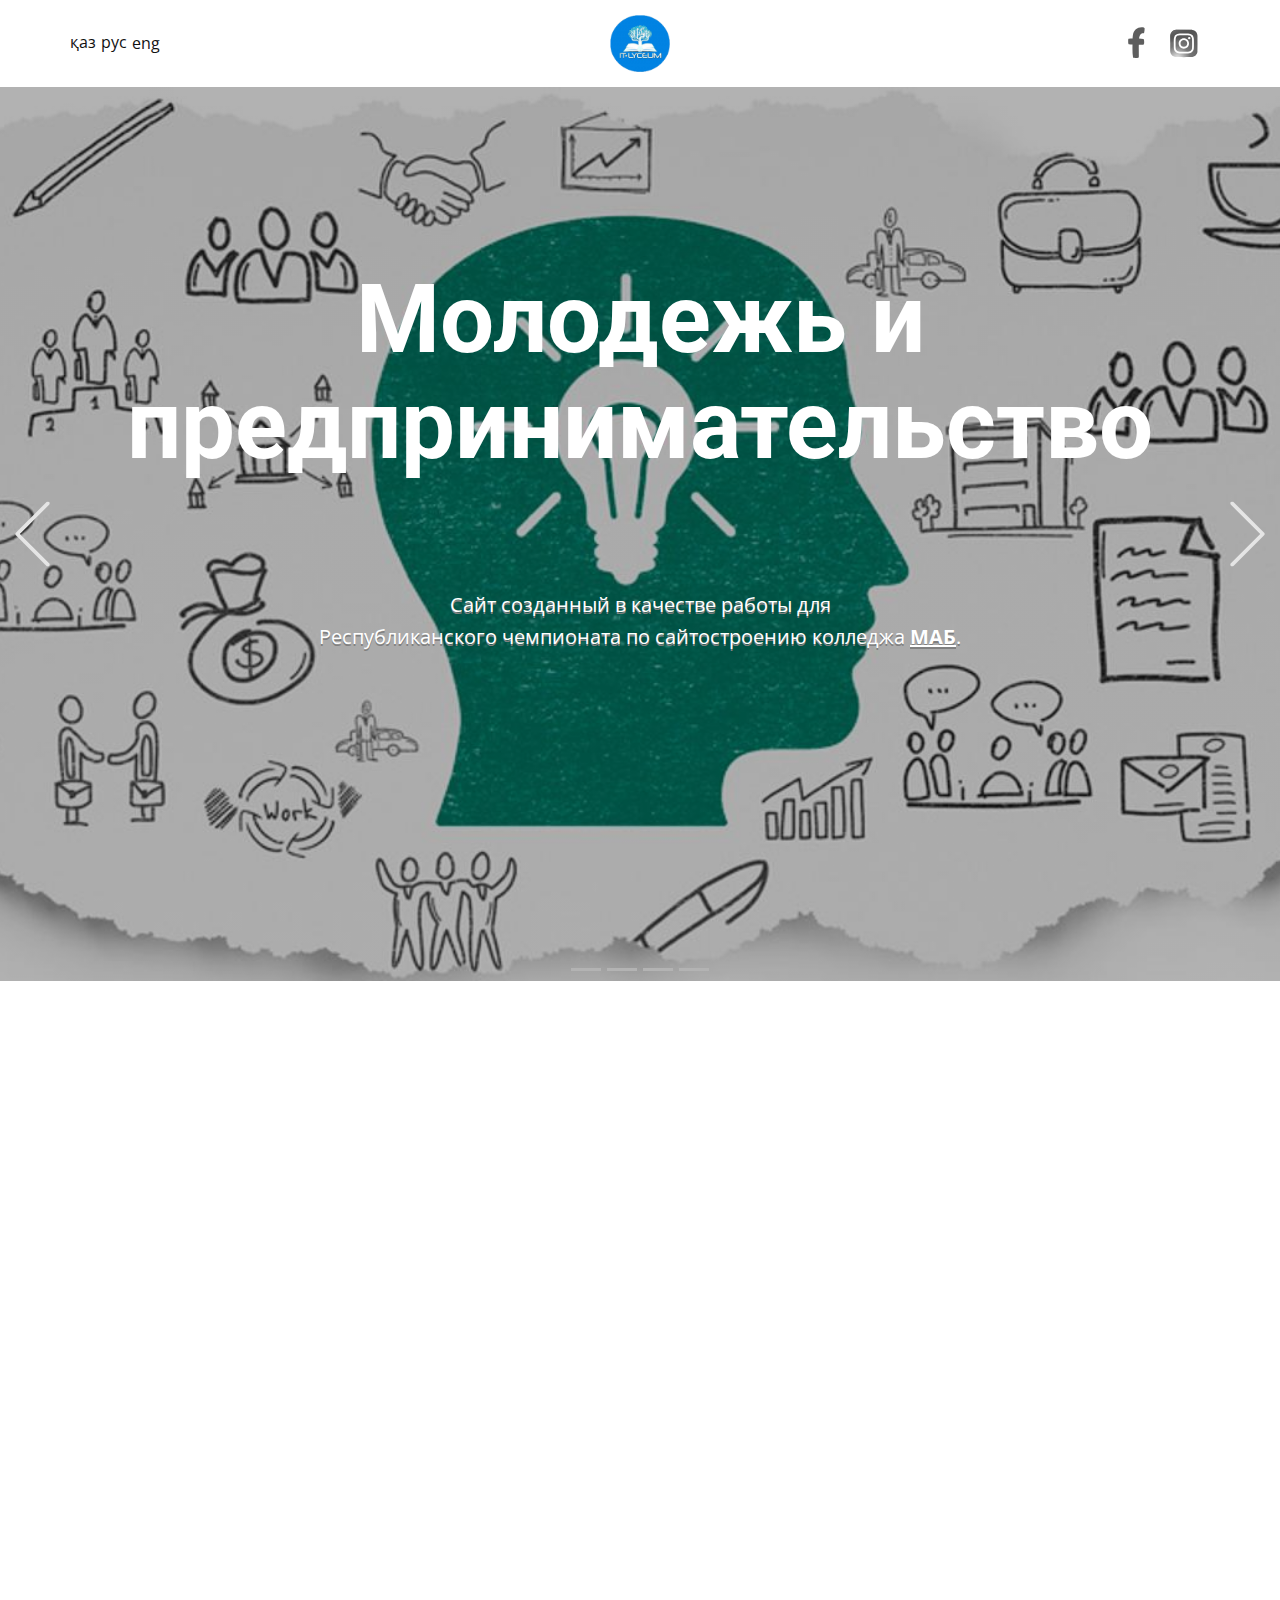
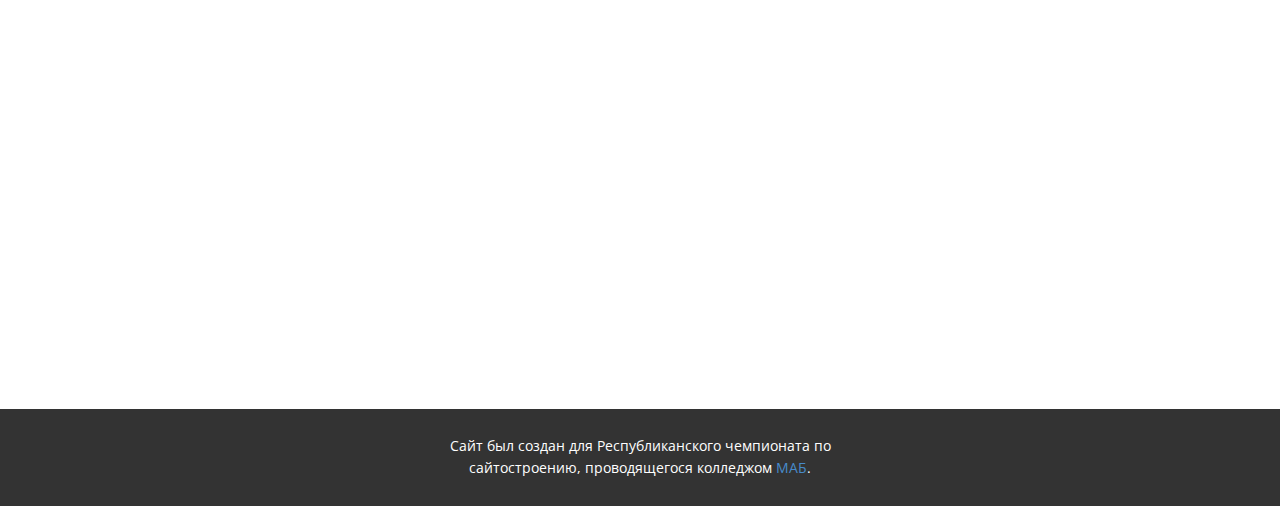
<file: index.html>
<!DOCTYPE html>
<html style="font-size: 16px;" lang="ru">
  <head>
    <title>Главная</title>
    <link href="scroll.css" rel="stylesheet">
    <link rel="stylesheet" href="stylesheet.css" media="screen">
    <link rel="stylesheet" href="Главная.css" media="screen">
    <script class="u-script" type="text/javascript" src="jquery.js" defer=""></script>
    <script class="u-script" type="text/javascript" src="u-script.js" defer=""></script>
    <link rel="icon" href="images/favicon.png">

      <link id="u-theme-google-font" rel="stylesheet" href="https://fonts.googleapis.com/css?family=Roboto:100,100i,300,300i,400,400i,500,500i,700,700i,900,900i|Open+Sans:300,300i,400,400i,600,600i,700,700i,800,800i">

  </head>
  <body class="u-body"><header class="u-clearfix u-header u-header" id="sec-031f"><div class="u-clearfix u-sheet u-valign-middle-sm u-sheet-1">
        <a href="Главная.html" data-page-id="153342050" class="u-image u-logo u-image-1" title="На главную">
          <img src="images/39c91881-2c52-4935-9c41-9efdb3269a8a-removebg.png" class="u-logo-image u-logo-image-1" data-image-width="61.4047">
        </a>
        <div class="u-social-icons u-spacing-10 u-social-icons-1">
          <a class="u-social-url" target="_blank" href="https://facebook.com/AktauIT/">
            <span class="u-icon u-icon-circle u-social-facebook u-social-type-logo u-icon-1">
              <svg class="u-svg-link" preserveAspectRatio="xMidYMin slice" xmlns="http://www.w3.org/2000/svg"
                 xmlns:xlink="http://www.w3.org/1999/xlink" x="0px" y="0px" viewBox="-10 -17 267.656 267.656"
                 style="enable-background:new 0 0 227.656 227.656;" xml:space="preserve">
                <path style="fill:#0071BC;" d="M172.52,4.759c1.467,0.321,2.704,1.375,2.613,3.392c-0.504,10.084-1.054,20.213-3.575,30.022
                    c0.321,2.75-1.375,5.958-4.538,5.546c-22.551-2.979-30.755,17.326-33.689,40.197c10.725,0.642,21.359,1.467,31.718,2.383
                    c1.925,0.183,2.979,1.513,3.208,2.979c0.55,0.367,1.054,0.917,1.283,1.742c1.833,5.959,1.879,12.65,2.017,18.884
                    c0.092,4.904,0.688,10.45-2.613,14.346c0.413,2.292-0.825,4.95-3.896,5.042c-11,0.137-22.138,0.321-33.322,0.413
                    c0,1.1,0,2.2-0.046,3.208c-0.779,29.93,0.504,59.768,0.183,89.652c-0.046,2.338-1.925,3.208-3.621,2.888
                    c-0.229,0.137-0.458,0.321-0.733,0.412c-5.638,1.788-12.009,1.513-17.875,1.696c-5.821,0.137-11.55,0.275-17.326-0.733
                    c-1.421,0.458-3.163,0-3.483-1.879c-5.179-29.609-4.308-60.868-4.171-90.844c0-1.879,0-3.758,0-5.638
                    c-9.121-0.596-18.196-1.513-27.134-2.796c-1.375-0.229-2.063-1.146-2.154-2.2c-3.3-2.2-2.521-7.975-2.567-11.596
                    c-0.138-7.792-1.008-16.821,1.237-24.338c0.229-0.779,0.779-1.283,1.467-1.65c0.412-0.458,1.008-0.779,1.833-0.871
                    c9.121-1.1,18.517-1.742,28.005-2.063c0.458-8.617,1.238-17.234,2.567-25.667c6.279-40.243,40.793-64.673,81.54-55.277
                    C171.145,2.421,172.107,3.521,172.52,4.759z"/>
                </svg>
            </span>
          </a>
          <a class="u-social-url" target="_blank" href="https://www.instagram.com/itl_aktau/">
              <span class="u-icon u-icon-circle u-social-instagram u-social-type-logo u-icon-2">
                <svg class="u-svg-link" preserveAspectRatio="xMidYMin slice"  xmlns="http://www.w3.org/2000/svg" xmlns:xlink="http://www.w3.org/1999/xlink" height="32" width="32" viewBox="-20 -23 169.0312 194.9835"><defs><radialGradient fy="578.088" fx="158.429" gradientTransform="matrix(0 -1.98198 1.8439 0 -1031.399 454.004)" gradientUnits="userSpaceOnUse" xlink:href="#a" r="65" cy="578.088" cx="158.429" id="c"/><radialGradient fy="473.455" fx="147.694" gradientTransform="matrix(.17394 .86872 -3.5818 .71718 1648.351 -458.493)" gradientUnits="userSpaceOnUse" xlink:href="#b" r="65" cy="473.455" cx="147.694" id="d"/><linearGradient id="b"><stop stop-color="#3771c8" offset="0"/><stop offset=".128" stop-color="#3771c8"/><stop stop-opacity="0" stop-color="#60f" offset="1"/></linearGradient><linearGradient id="a"><stop stop-color="#fd5" offset="0"/><stop stop-color="#fd5" offset=".1"/><stop stop-color="#ff543e" offset=".5"/><stop stop-color="#c837ab" offset="1"/></linearGradient></defs><path d="M65.033 0C37.891 0 29.953.028 28.41.156c-5.57.463-9.036 1.34-12.812 3.22-2.91 1.445-5.205 3.12-7.47 5.468-4.125 4.282-6.625 9.55-7.53 15.812-.44 3.04-.568 3.66-.594 19.188-.01 5.176 0 11.988 0 21.125 0 27.12.03 35.05.16 36.59.45 5.42 1.3 8.83 3.1 12.56 3.44 7.14 10.01 12.5 17.75 14.5 2.68.69 5.64 1.07 9.44 1.25 1.61.07 18.02.12 34.44.12 16.42 0 32.84-.02 34.41-.1 4.4-.207 6.955-.55 9.78-1.28a27.22 27.22 0 0017.75-14.53c1.765-3.64 2.66-7.18 3.065-12.317.088-1.12.125-18.977.125-36.81 0-17.836-.04-35.66-.128-36.78-.41-5.22-1.305-8.73-3.127-12.44-1.495-3.037-3.155-5.305-5.565-7.624-4.3-4.108-9.56-6.608-15.829-7.512C102.338.157 101.733.027 86.193 0z" fill="url(#c)"/>
                    <path d="M65.033 0C37.891 0 29.953.028 28.41.156c-5.57.463-9.036 1.34-12.812 3.22-2.91 1.445-5.205 3.12-7.47 5.468-4.125 4.282-6.625 9.55-7.53 15.812-.44 3.04-.568 3.66-.594 19.188-.01 5.176 0 11.988 0 21.125 0 27.12.03 35.05.16 36.59.45 5.42 1.3 8.83 3.1 12.56 3.44 7.14 10.01 12.5 17.75 14.5 2.68.69 5.64 1.07 9.44 1.25 1.61.07 18.02.12 34.44.12 16.42 0 32.84-.02 34.41-.1 4.4-.207 6.955-.55 9.78-1.28a27.22 27.22 0 0017.75-14.53c1.765-3.64 2.66-7.18 3.065-12.317.088-1.12.125-18.977.125-36.81 0-17.836-.04-35.66-.128-36.78-.41-5.22-1.305-8.73-3.127-12.44-1.495-3.037-3.155-5.305-5.565-7.624-4.3-4.108-9.56-6.608-15.829-7.512C102.338.157 101.733.027 86.193 0z" fill="url(#d)"/>
                    <path d="M65.003 17c-13.036 0-14.672.057-19.792.29-5.11.234-8.598 1.043-11.65 2.23-3.157 1.226-5.835 2.866-8.503 5.535-2.67 2.668-4.31 5.346-5.54 8.502-1.19 3.053-2 6.542-2.23 11.65C17.06 50.327 17 51.964 17 65s.058 14.667.29 19.787c.235 5.11 1.044 8.598 2.23 11.65 1.227 3.157 2.867 5.835 5.536 8.503 2.667 2.67 5.345 4.314 8.5 5.54 3.054 1.187 6.543 1.996 11.652 2.23 5.12.233 6.755.29 19.79.29 13.037 0 14.668-.057 19.788-.29 5.11-.234 8.602-1.043 11.656-2.23 3.156-1.226 5.83-2.87 8.497-5.54 2.67-2.668 4.31-5.346 5.54-8.502 1.18-3.053 1.99-6.542 2.23-11.65.23-5.12.29-6.752.29-19.788 0-13.036-.06-14.672-.29-19.792-.24-5.11-1.05-8.598-2.23-11.65-1.23-3.157-2.87-5.835-5.54-8.503-2.67-2.67-5.34-4.31-8.5-5.535-3.06-1.187-6.55-1.996-11.66-2.23-5.12-.233-6.75-.29-19.79-.29zm-4.306 8.65c1.278-.002 2.704 0 4.306 0 12.816 0 14.335.046 19.396.276 4.68.214 7.22.996 8.912 1.653 2.24.87 3.837 1.91 5.516 3.59 1.68 1.68 2.72 3.28 3.592 5.52.657 1.69 1.44 4.23 1.653 8.91.23 5.06.28 6.58.28 19.39s-.05 14.33-.28 19.39c-.214 4.68-.996 7.22-1.653 8.91-.87 2.24-1.912 3.835-3.592 5.514-1.68 1.68-3.275 2.72-5.516 3.59-1.69.66-4.232 1.44-8.912 1.654-5.06.23-6.58.28-19.396.28-12.817 0-14.336-.05-19.396-.28-4.68-.216-7.22-.998-8.913-1.655-2.24-.87-3.84-1.91-5.52-3.59-1.68-1.68-2.72-3.276-3.592-5.517-.657-1.69-1.44-4.23-1.653-8.91-.23-5.06-.276-6.58-.276-19.398s.046-14.33.276-19.39c.214-4.68.996-7.22 1.653-8.912.87-2.24 1.912-3.84 3.592-5.52 1.68-1.68 3.28-2.72 5.52-3.592 1.692-.66 4.233-1.44 8.913-1.655 4.428-.2 6.144-.26 15.09-.27zm29.928 7.97a5.76 5.76 0 105.76 5.758c0-3.18-2.58-5.76-5.76-5.76zm-25.622 6.73c-13.613 0-24.65 11.037-24.65 24.65 0 13.613 11.037 24.645 24.65 24.645C78.616 89.645 89.65 78.613 89.65 65S78.615 40.35 65.002 40.35zm0 8.65c8.836 0 16 7.163 16 16 0 8.836-7.164 16-16 16-8.837 0-16-7.164-16-16 0-8.837 7.163-16 16-16z" fill="#fff"/>
                  </svg>
            </span>
          </a>
        </div>
        <p class="u-text u-text-1">
          <a class="u-active-none u-border-none u-btn u-button-link u-button-style u-hover-none u-none u-text-body-color u-text-hover-palette-1-light-2 u-btn-1" href="уй.html" data-page-id="20847282">қаз</a>
        </p>
        <a class="u-active-none u-border-none u-btn u-button-link u-button-style u-hover-none u-none u-text-body-color u-text-hover-palette-1-light-2 u-btn-2" href="Главная.html" data-page-id="153342050">рус</a>
        <a class="u-active-none u-border-none u-btn u-button-link u-button-style u-hover-none u-none u-text-body-color u-text-hover-palette-1-light-2 u-btn-3" href="home.html" data-page-id="32189942">eng</a>
      </div></header>
    <section id="carousel_61c2" class="u-carousel u-carousel-duration-1500 u-slide u-valign-middle-md u-valign-middle-sm u-valign-middle-xs u-block-e0d9-1" data-u-ride="carousel" data-interval="2000" data-pause="false">
      <ol class="u-absolute-hcenter u-carousel-indicators u-block-e0d9-2">
        <li data-u-target="#carousel_61c2" data-u-slide-to="0" class="u-active u-grey-30"></li>
        <li data-u-target="#carousel_61c2" class="u-grey-30" data-u-slide-to="1"></li>
        <li data-u-target="#carousel_61c2" class="u-grey-30" data-u-slide-to="2"></li>
        <li data-u-target="#carousel_61c2" class="u-grey-30" data-u-slide-to="3"></li>
      </ol>
      <div class="u-carousel-inner" role="listbox">
        <div class="u-active u-align-center u-carousel-item u-clearfix u-image u-shading u-section-1-1" src="">
          <div class="u-clearfix u-sheet u-sheet-1">
            <h1 class="u-text u-text-default u-title u-text-1">Молодежь и предпринимательство</h1>
            <p class="u-large-text u-text u-text-variant u-text-2">Сайт созданный в качестве работы для<br>Республиканского чемпионата по сайтостроению колледжа <a href="https://cmab.kz" class="u-active-none u-border-none u-btn u-button-link u-button-style u-hover-none u-none u-text-white u-btn-1" target="_blank">МАБ</a>.
            </p>
          </div>
        </div>
        <div class="u-align-center u-carousel-item u-clearfix u-image u-shading u-section-1-2" src="">
          <div class="u-clearfix u-sheet u-sheet-1">
            <h1 class="u-text u-text-default u-title u-text-1">Причины</h1>
            <p class="u-large-text u-text u-text-default u-text-variant u-text-2">для молодежи начать заниматься предпринимательством</p>
            <a href="Причины.html" data-page-id="529803566" class="u-btn u-button-style u-hover-palette-1-light-2 u-palette-1-base u-btn-1" data-animation-name="pulse" data-animation-duration="1000" data-animation-delay="0" data-animation-direction="">читать</a>
          </div>
        </div>
        <div class="u-align-center u-carousel-item u-clearfix u-image u-shading u-section-1-3" src="">
          <div class="u-clearfix u-sheet u-sheet-1">
            <h1 class="u-text u-text-default u-title u-text-1">Почему не все выбирают предпринимательство? </h1>
            <a href="Почему.html" data-page-id="524124968" class="u-btn u-button-style u-hover-palette-3-light-2 u-palette-3-light-3 u-btn-1" data-animation-name="pulse" data-animation-duration="1000" data-animation-delay="0" data-animation-direction="">Читать</a>
          </div>
        </div>
        <div class="u-align-center u-carousel-item u-clearfix u-image u-shading u-section-1-4" src="">
          <div class="u-clearfix u-sheet u-sheet-1">
            <h1 class="u-text u-text-default u-title u-text-1">Как это можно исправить?</h1>
            <a href="Как.html" data-page-id="30483909" class="u-btn u-button-style u-hover-palette-1-light-2 u-palette-1-base u-btn-1" data-animation-name="pulse" data-animation-duration="1000" data-animation-delay="0" data-animation-direction="">Читать</a>
          </div>
        </div>
      </div>
      <a class="u-absolute-vcenter u-carousel-control u-carousel-control-prev u-icon-circle u-text-grey-10 u-block-e0d9-3" href="#carousel_61c2" role="button" data-u-slide="prev">
        <span aria-hidden="true">
          <svg viewBox="0 0 477.175 477.175"><path d="M145.188,238.575l215.5-215.5c5.3-5.3,5.3-13.8,0-19.1s-13.8-5.3-19.1,0l-225.1,225.1c-5.3,5.3-5.3,13.8,0,19.1l225.1,225
                    c2.6,2.6,6.1,4,9.5,4s6.9-1.3,9.5-4c5.3-5.3,5.3-13.8,0-19.1L145.188,238.575z"></path></svg>
        </span>
        <span class="sr-only">Previous</span>
      </a>
      <a class="u-absolute-vcenter u-carousel-control u-carousel-control-next u-icon-circle u-text-grey-10 u-block-e0d9-4" href="#carousel_61c2" role="button" data-u-slide="next">
        <span aria-hidden="true">
          <svg viewBox="0 0 477.175 477.175"><path d="M360.731,229.075l-225.1-225.1c-5.3-5.3-13.8-5.3-19.1,0s-5.3,13.8,0,19.1l215.5,215.5l-215.5,215.5
                    c-5.3,5.3-5.3,13.8,0,19.1c2.6,2.6,6.1,4,9.5,4c3.4,0,6.9-1.3,9.5-4l225.1-225.1C365.931,242.875,365.931,234.275,360.731,229.075z"></path></svg>
        </span>
        <span class="sr-only">Next</span>
      </a>
    </section>
    <section class="u-clearfix u-section-2" id="sec-910f">
        <div class="intro" id="intro" data-aos="fade-in">
        <div class="u-clearfix u-sheet u-sheet-1">
        <div class="u-container-style u-expanded-width u-group u-opacity u-opacity-85 u-shape-rectangle u-white u-group-1">
          <div class="u-container-layout u-container-layout-1" data-aos="fade-in" data-aos-delay="150">
            <h3 class="u-align-center u-text u-text-default u-text-1">Предпринимательство - деятельность направленная на улучшение общества!</h3>
          </div>
        </div>
        <div class="u-clearfix u-expanded-width u-gutter-10 u-layout-wrap u-layout-wrap-1">
          <div class="u-layout">
            <div class="u-layout-col">
              <div class="u-size-30">
                <div class="u-layout-row">
                  <div class="u-container-style u-image u-layout-cell u-left-cell u-size-27 u-image-1" src="" data-aos="fade-in" data-aos-delay="200">
                    <div class="u-container-layout u-valign-middle u-container-layout-2"></div>
                  </div>
                  <div class="u-align-left u-container-style u-layout-cell u-right-cell u-size-33 u-layout-cell-2">
                    <div class="u-container-layout u-valign-top u-container-layout-3" data-aos="fade-in" data-aos-delay="300">
                      <p class="u-text u-text-2">Как видно из мировой практики, молодежь является основной движущей силой малого и среднего бизнеса ( в развитых странах малый бизнес производит до 70% ВВП и создает от 50 до 60% рабочих мест ). Это, в свою очередь, обеспечит гарантию стабильности и развития Казахстана и в экономическом и политическом плане.</p>
                    </div>
                  </div>
                </div>
              </div>
              <div class="u-size-30">
                <div class="u-layout-row">
                  <div class="u-align-left u-container-style u-layout-cell u-left-cell u-size-60 u-layout-cell-3">
                    <div class="u-container-layout u-container-layout-4" data-aos="fade-in" data-aos-delay="300">
                      <p class="u-text u-text-3">Цель данного сайта - привлечь особое внимание к развитию предпринимательства среди молодежи в нашей стране, путем распространения информации об этой теме. Мы считаем, что предприниматель - главное звено в обществе, так как его труд обеспечивает гарантию стабильности и развития целого общества как в экономическом, так и политическом плане.<br>
                        <br>
                        <br>На этом сайте вы сможете ознакомиться с :<br>
                        <br>
                      </p>
                      <ul class="u-text u-text-4">
                        <li>
                          <a href="Причины.html" data-page-id="529803566" class="u-active-none u-border-none u-btn u-button-link u-button-style u-hover-none u-none u-text-body-color u-text-hover-palette-1-light-2 u-btn-1">Причинами по которым молодежь стремится в препринимательство</a>
                        </li>
                        <li>
                          <a href="Почему.html" data-page-id="524124968" class="u-active-none u-border-none u-btn u-button-link u-button-style u-hover-none u-none u-text-body-color u-text-hover-palette-1-light-2 u-btn-2">Путями, через которые проходит молодежь чтобы стать предпринимателями</a>
                        </li>
                        <li>
                          <a href="Как.html" data-page-id="30483909" class="u-active-none u-border-none u-btn u-button-link u-button-style u-hover-none u-none u-text-body-color u-text-hover-palette-1-light-2 u-btn-3">Решениями, которые повысят эффективность развития предпринимательства среди молодежи</a>
                        </li>
                      </ul>
                    </div>
                  </div>
                </div>
              </div>
            </div>
          </div>
        </div>
      </div>
    </div>
    </section>


    <footer class="u-align-center u-clearfix u-footer u-grey-80 u-footer" id="sec-58fa"><div class="u-clearfix u-sheet u-sheet-1">
        <p class="u-small-text u-text u-text-variant u-text-1">Сайт был создан для Республиканского чемпионата по сайтостроению, проводящегося колледжом <a href="https://cmab.kz" class="u-active-none u-border-none u-btn u-button-link u-button-style u-hover-none u-none u-text-palette-1-base u-btn-1" target="_blank">МАБ</a>.
        </p>
      </div></footer>

      <script src="three.min.js"></script>
      <script src="vanta.net.min.js"></script>
      <script>
        VANTA.NET({
        el: "#intro",
        mouseControls: true,
        touchControls: true,
        gyroControls: false,
        minHeight: 200.00,
        minWidth: 200.00,
        scale: 1.00,
        scaleMobile: 1.00,
        color: 0x707070,
        backgroundColor: 0xfafafa
        })
      </script>

      <script src="scroll.js"> </script>

      <script>
        AOS.init({
          // Global settings:
          disable: false, // accepts following values: 'phone', 'tablet', 'mobile', boolean, expression or function
          startEvent: 'DOMContentLoaded', // name of the event dispatched on the document, that AOS should initialize on
          initClassName: 'aos-init', // class applied after initialization
          animatedClassName: 'aos-animate', // class applied on animation
          useClassNames: false, // if true, will add content of `data-aos` as classes on scroll
          disableMutationObserver: false, // disables automatic mutations' detections (advanced)
          debounceDelay: 50, // the delay on debounce used while resizing window (advanced)
          throttleDelay: 99, // the delay on throttle used while scrolling the page (advanced)


          // Settings that can be overridden on per-element basis, by `data-aos-*` attributes:
          offset: 150, // offset (in px) from the original trigger point
          delay: 0, // values from 0 to 3000, with step 50ms
          duration: 1000, // values from 0 to 3000, with step 50ms
          easing: 'ease', // default easing for AOS animations
          once: true, // whether animation should happen only once - while scrolling down
          mirror: false, // whether elements should animate out while scrolling past them
          anchorPlacement: 'top-bottom', // defines which position of the element regarding to window should trigger the animation
        });
      </script>

  </body>
</html>
</file>
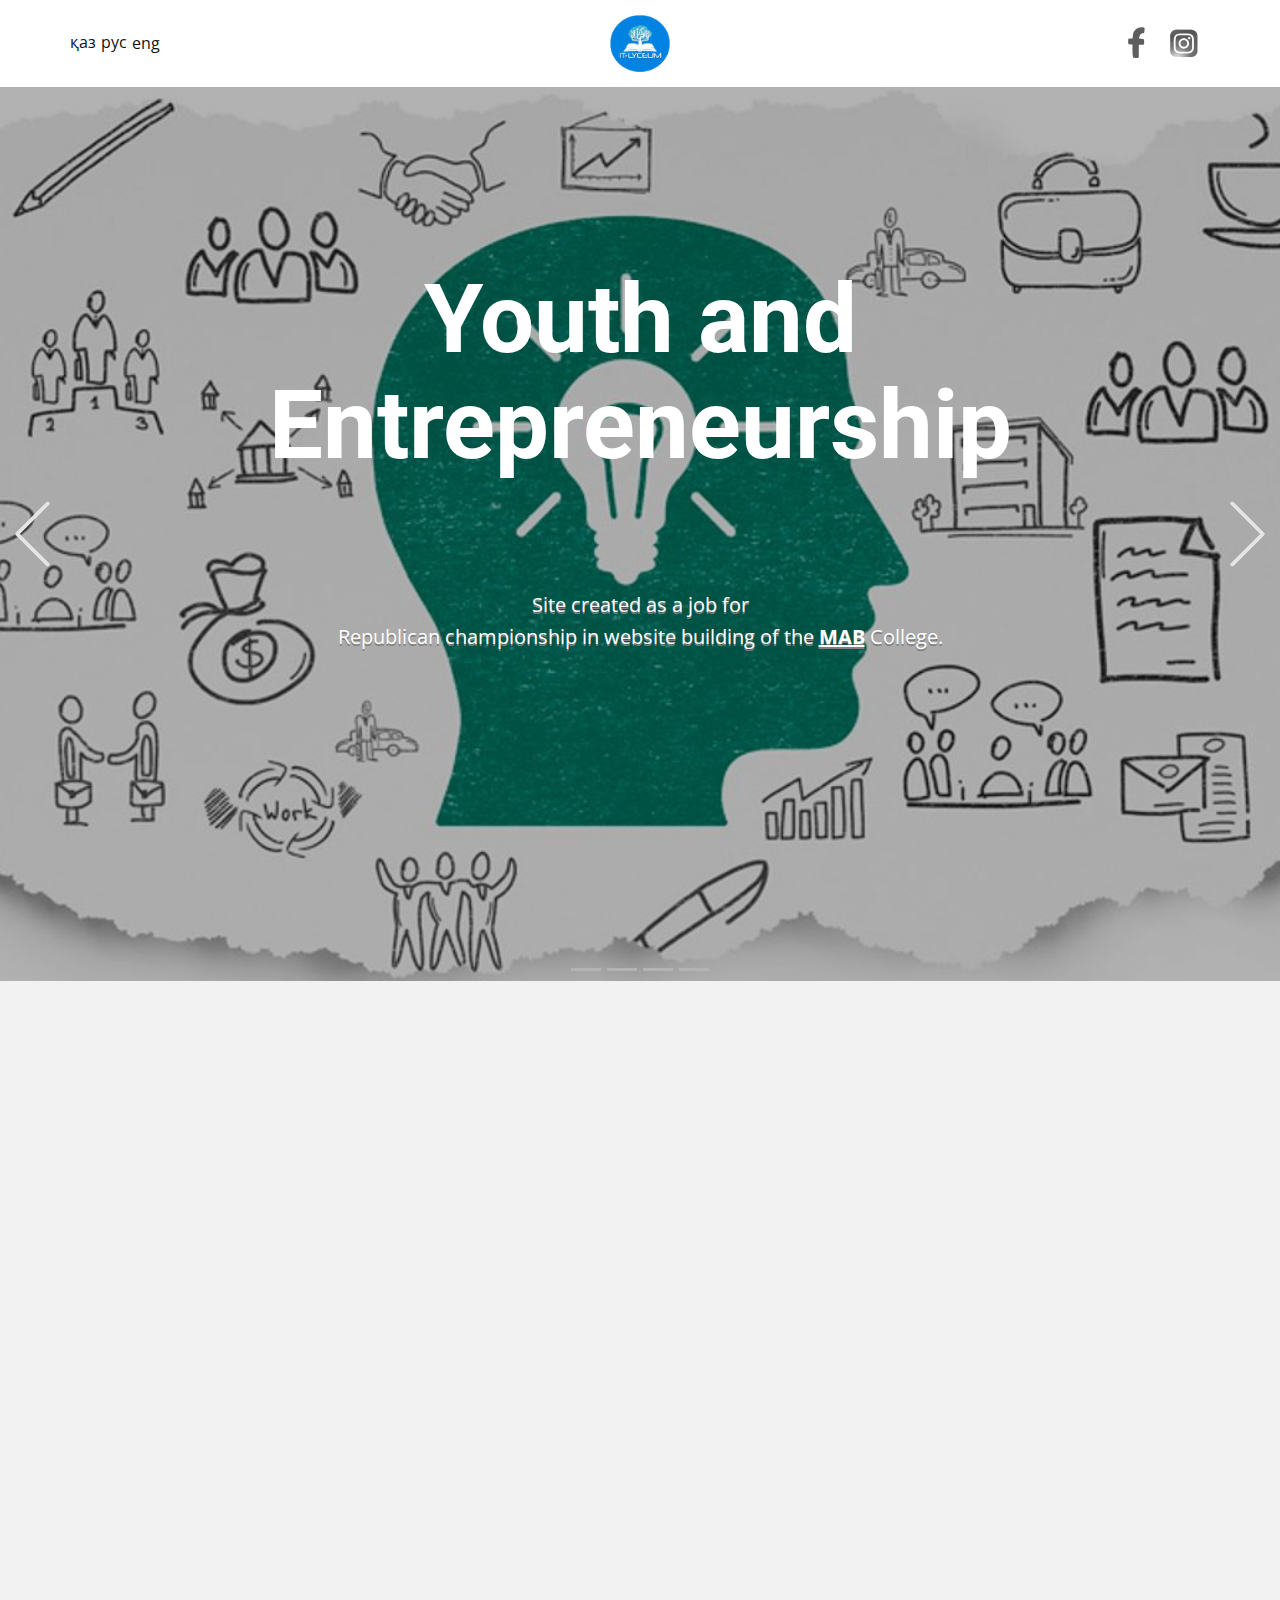
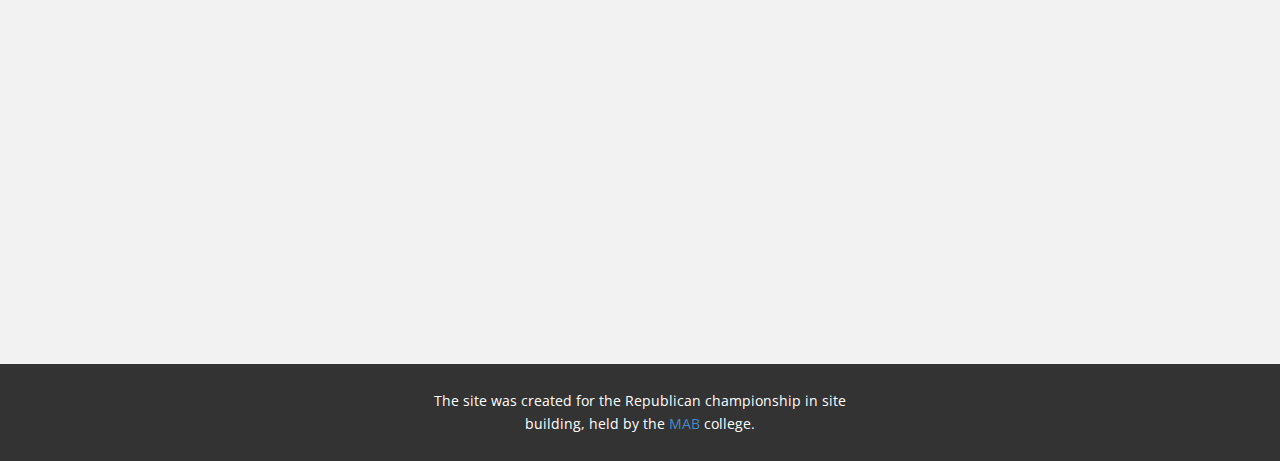
<file: home.html>
<!DOCTYPE html>
<html style="font-size: 16px;" lang="ru">
  <head>
    <title>Home</title>
    <link rel="stylesheet" href="stylesheet.css" media="screen">
    <link href="scroll.css" rel="stylesheet">
    <link rel="stylesheet" href="home.css" media="screen">
    <script class="u-script" type="text/javascript" src="jquery.js" defer=""></script>
    <script class="u-script" type="text/javascript" src="u-script.js" defer=""></script>
    <link rel="icon" href="images/favicon.png">
    
    <link id="u-theme-google-font" rel="stylesheet" href="https://fonts.googleapis.com/css?family=Roboto:100,100i,300,300i,400,400i,500,500i,700,700i,900,900i|Open+Sans:300,300i,400,400i,600,600i,700,700i,800,800i">
    
</head>
  <body class="u-body"><header class="u-clearfix u-header u-header" id="sec-031f"><div class="u-clearfix u-sheet u-valign-middle-sm u-sheet-1">
        <a href="home.html" data-page-id="153342050" class="u-image u-logo u-image-1" title="Home">
          <img src="images/39c91881-2c52-4935-9c41-9efdb3269a8a-removebg.png" class="u-logo-image u-logo-image-1" data-image-width="61.4047">
        </a>
        <div class="u-social-icons u-spacing-10 u-social-icons-1">
          <a class="u-social-url" target="_blank" href="https://facebook.com/AktauIT/">
            <span class="u-icon u-icon-circle u-social-facebook u-social-type-logo u-icon-1">
                <svg class="u-svg-link" preserveAspectRatio="xMidYMin slice" xmlns="http://www.w3.org/2000/svg"
                 xmlns:xlink="http://www.w3.org/1999/xlink" x="0px" y="0px" viewBox="-10 -17 267.656 267.656"
                 style="enable-background:new 0 0 227.656 227.656;" xml:space="preserve">
                <path style="fill:#0071BC;" d="M172.52,4.759c1.467,0.321,2.704,1.375,2.613,3.392c-0.504,10.084-1.054,20.213-3.575,30.022
                    c0.321,2.75-1.375,5.958-4.538,5.546c-22.551-2.979-30.755,17.326-33.689,40.197c10.725,0.642,21.359,1.467,31.718,2.383
                    c1.925,0.183,2.979,1.513,3.208,2.979c0.55,0.367,1.054,0.917,1.283,1.742c1.833,5.959,1.879,12.65,2.017,18.884
                    c0.092,4.904,0.688,10.45-2.613,14.346c0.413,2.292-0.825,4.95-3.896,5.042c-11,0.137-22.138,0.321-33.322,0.413
                    c0,1.1,0,2.2-0.046,3.208c-0.779,29.93,0.504,59.768,0.183,89.652c-0.046,2.338-1.925,3.208-3.621,2.888
                    c-0.229,0.137-0.458,0.321-0.733,0.412c-5.638,1.788-12.009,1.513-17.875,1.696c-5.821,0.137-11.55,0.275-17.326-0.733
                    c-1.421,0.458-3.163,0-3.483-1.879c-5.179-29.609-4.308-60.868-4.171-90.844c0-1.879,0-3.758,0-5.638
                    c-9.121-0.596-18.196-1.513-27.134-2.796c-1.375-0.229-2.063-1.146-2.154-2.2c-3.3-2.2-2.521-7.975-2.567-11.596
                    c-0.138-7.792-1.008-16.821,1.237-24.338c0.229-0.779,0.779-1.283,1.467-1.65c0.412-0.458,1.008-0.779,1.833-0.871
                    c9.121-1.1,18.517-1.742,28.005-2.063c0.458-8.617,1.238-17.234,2.567-25.667c6.279-40.243,40.793-64.673,81.54-55.277
                    C171.145,2.421,172.107,3.521,172.52,4.759z"/>
                </svg>
            </span>
          </a>
          <a class="u-social-url" target="_blank" href="https://www.instagram.com/itl_aktau/">
              <span class="u-icon u-icon-circle u-social-instagram u-social-type-logo u-icon-2">
                  <svg class="u-svg-link" preserveAspectRatio="xMidYMin slice"  xmlns="http://www.w3.org/2000/svg" xmlns:xlink="http://www.w3.org/1999/xlink" height="32" width="32" viewBox="-20 -23 169.0312 194.9835"><defs><radialGradient fy="578.088" fx="158.429" gradientTransform="matrix(0 -1.98198 1.8439 0 -1031.399 454.004)" gradientUnits="userSpaceOnUse" xlink:href="#a" r="65" cy="578.088" cx="158.429" id="c"/><radialGradient fy="473.455" fx="147.694" gradientTransform="matrix(.17394 .86872 -3.5818 .71718 1648.351 -458.493)" gradientUnits="userSpaceOnUse" xlink:href="#b" r="65" cy="473.455" cx="147.694" id="d"/><linearGradient id="b"><stop stop-color="#3771c8" offset="0"/><stop offset=".128" stop-color="#3771c8"/><stop stop-opacity="0" stop-color="#60f" offset="1"/></linearGradient><linearGradient id="a"><stop stop-color="#fd5" offset="0"/><stop stop-color="#fd5" offset=".1"/><stop stop-color="#ff543e" offset=".5"/><stop stop-color="#c837ab" offset="1"/></linearGradient></defs><path d="M65.033 0C37.891 0 29.953.028 28.41.156c-5.57.463-9.036 1.34-12.812 3.22-2.91 1.445-5.205 3.12-7.47 5.468-4.125 4.282-6.625 9.55-7.53 15.812-.44 3.04-.568 3.66-.594 19.188-.01 5.176 0 11.988 0 21.125 0 27.12.03 35.05.16 36.59.45 5.42 1.3 8.83 3.1 12.56 3.44 7.14 10.01 12.5 17.75 14.5 2.68.69 5.64 1.07 9.44 1.25 1.61.07 18.02.12 34.44.12 16.42 0 32.84-.02 34.41-.1 4.4-.207 6.955-.55 9.78-1.28a27.22 27.22 0 0017.75-14.53c1.765-3.64 2.66-7.18 3.065-12.317.088-1.12.125-18.977.125-36.81 0-17.836-.04-35.66-.128-36.78-.41-5.22-1.305-8.73-3.127-12.44-1.495-3.037-3.155-5.305-5.565-7.624-4.3-4.108-9.56-6.608-15.829-7.512C102.338.157 101.733.027 86.193 0z" fill="url(#c)"/>
                    <path d="M65.033 0C37.891 0 29.953.028 28.41.156c-5.57.463-9.036 1.34-12.812 3.22-2.91 1.445-5.205 3.12-7.47 5.468-4.125 4.282-6.625 9.55-7.53 15.812-.44 3.04-.568 3.66-.594 19.188-.01 5.176 0 11.988 0 21.125 0 27.12.03 35.05.16 36.59.45 5.42 1.3 8.83 3.1 12.56 3.44 7.14 10.01 12.5 17.75 14.5 2.68.69 5.64 1.07 9.44 1.25 1.61.07 18.02.12 34.44.12 16.42 0 32.84-.02 34.41-.1 4.4-.207 6.955-.55 9.78-1.28a27.22 27.22 0 0017.75-14.53c1.765-3.64 2.66-7.18 3.065-12.317.088-1.12.125-18.977.125-36.81 0-17.836-.04-35.66-.128-36.78-.41-5.22-1.305-8.73-3.127-12.44-1.495-3.037-3.155-5.305-5.565-7.624-4.3-4.108-9.56-6.608-15.829-7.512C102.338.157 101.733.027 86.193 0z" fill="url(#d)"/>
                    <path d="M65.003 17c-13.036 0-14.672.057-19.792.29-5.11.234-8.598 1.043-11.65 2.23-3.157 1.226-5.835 2.866-8.503 5.535-2.67 2.668-4.31 5.346-5.54 8.502-1.19 3.053-2 6.542-2.23 11.65C17.06 50.327 17 51.964 17 65s.058 14.667.29 19.787c.235 5.11 1.044 8.598 2.23 11.65 1.227 3.157 2.867 5.835 5.536 8.503 2.667 2.67 5.345 4.314 8.5 5.54 3.054 1.187 6.543 1.996 11.652 2.23 5.12.233 6.755.29 19.79.29 13.037 0 14.668-.057 19.788-.29 5.11-.234 8.602-1.043 11.656-2.23 3.156-1.226 5.83-2.87 8.497-5.54 2.67-2.668 4.31-5.346 5.54-8.502 1.18-3.053 1.99-6.542 2.23-11.65.23-5.12.29-6.752.29-19.788 0-13.036-.06-14.672-.29-19.792-.24-5.11-1.05-8.598-2.23-11.65-1.23-3.157-2.87-5.835-5.54-8.503-2.67-2.67-5.34-4.31-8.5-5.535-3.06-1.187-6.55-1.996-11.66-2.23-5.12-.233-6.75-.29-19.79-.29zm-4.306 8.65c1.278-.002 2.704 0 4.306 0 12.816 0 14.335.046 19.396.276 4.68.214 7.22.996 8.912 1.653 2.24.87 3.837 1.91 5.516 3.59 1.68 1.68 2.72 3.28 3.592 5.52.657 1.69 1.44 4.23 1.653 8.91.23 5.06.28 6.58.28 19.39s-.05 14.33-.28 19.39c-.214 4.68-.996 7.22-1.653 8.91-.87 2.24-1.912 3.835-3.592 5.514-1.68 1.68-3.275 2.72-5.516 3.59-1.69.66-4.232 1.44-8.912 1.654-5.06.23-6.58.28-19.396.28-12.817 0-14.336-.05-19.396-.28-4.68-.216-7.22-.998-8.913-1.655-2.24-.87-3.84-1.91-5.52-3.59-1.68-1.68-2.72-3.276-3.592-5.517-.657-1.69-1.44-4.23-1.653-8.91-.23-5.06-.276-6.58-.276-19.398s.046-14.33.276-19.39c.214-4.68.996-7.22 1.653-8.912.87-2.24 1.912-3.84 3.592-5.52 1.68-1.68 3.28-2.72 5.52-3.592 1.692-.66 4.233-1.44 8.913-1.655 4.428-.2 6.144-.26 15.09-.27zm29.928 7.97a5.76 5.76 0 105.76 5.758c0-3.18-2.58-5.76-5.76-5.76zm-25.622 6.73c-13.613 0-24.65 11.037-24.65 24.65 0 13.613 11.037 24.645 24.65 24.645C78.616 89.645 89.65 78.613 89.65 65S78.615 40.35 65.002 40.35zm0 8.65c8.836 0 16 7.163 16 16 0 8.836-7.164 16-16 16-8.837 0-16-7.164-16-16 0-8.837 7.163-16 16-16z" fill="#fff"/>
                  </svg>
            </span>
          </a>
        </div>
        <p class="u-text u-text-1">
          <a class="u-active-none u-border-none u-btn u-button-link u-button-style u-hover-none u-none u-text-body-color u-text-hover-palette-1-light-2 u-btn-1" href="уй.html" data-page-id="20847282">қаз</a>
        </p>
        <a class="u-active-none u-border-none u-btn u-button-link u-button-style u-hover-none u-none u-text-body-color u-text-hover-palette-1-light-2 u-btn-2" href="Главная.html" data-page-id="153342050">рус</a>
        <a class="u-active-none u-border-none u-btn u-button-link u-button-style u-hover-none u-none u-text-body-color u-text-hover-palette-1-light-2 u-btn-3" href="home.html" data-page-id="32189942">eng</a>
      </div></header> 
    <section id="carousel_0f2b" class="u-carousel u-carousel-duration-1500 u-slide u-valign-middle-md u-valign-middle-sm u-valign-middle-xs u-block-8ecb-1" data-u-ride="carousel" data-interval="2000" data-pause="false">
      <ol class="u-absolute-hcenter u-carousel-indicators u-block-8ecb-2">
        <li data-u-target="#carousel_0f2b" data-u-slide-to="0" class="u-active u-grey-30"></li>
        <li data-u-target="#carousel_0f2b" class="u-grey-30" data-u-slide-to="1"></li>
        <li data-u-target="#carousel_0f2b" class="u-grey-30" data-u-slide-to="2"></li>
        <li data-u-target="#carousel_0f2b" class="u-grey-30" data-u-slide-to="3"></li>
      </ol>
      <div class="u-carousel-inner" role="listbox">
        <div class="u-active u-align-center u-carousel-item u-clearfix u-image u-shading u-section-1-1" src="">
          <div class="u-clearfix u-sheet u-sheet-1">
            <h1 class="u-text u-text-default u-title u-text-1">Youth and Entrepreneurship</h1>
            <p class="u-large-text u-text u-text-variant u-text-2">Site created as a job for <br>Republican championship in website building of the <a href="https://cmab.kz" class="u-active-none u-border-none u-btn u-button-link u-button-style u-hover-none u-none u-text-white u-btn-1">MAB</a> College.
            </p>
          </div>
        </div>
        <div class="u-align-center u-carousel-item u-clearfix u-image u-shading u-section-1-2" src="">
          <div class="u-clearfix u-sheet u-sheet-1">
            <h1 class="u-text u-text-default u-title u-text-1">Reasons</h1>
            <p class="u-large-text u-text u-text-default u-text-variant u-text-2">for young people to start entrepreneurship</p>
            <a href="reasons.html" data-page-id="213001107" class="u-btn u-button-style u-hover-palette-1-light-2 u-palette-1-base u-btn-1" data-animation-name="pulse" data-animation-duration="1000" data-animation-delay="0" data-animation-direction="">read</a>
          </div>
        </div>
        <div class="u-align-center u-carousel-item u-clearfix u-image u-shading u-section-1-3" src="">
          <div class="u-clearfix u-sheet u-sheet-1">
            <h1 class="u-text u-text-default u-title u-text-1">Why doesn't everyone choose entrepreneurship? </h1>
            <a href="Why.html" data-page-id="1925706678" class="u-btn u-button-style u-hover-palette-3-light-2 u-palette-3-light-3 u-btn-1" data-animation-name="pulse" data-animation-duration="1000" data-animation-delay="0" data-animation-direction="">read</a>
          </div>
        </div>
        <div class="u-align-center u-carousel-item u-clearfix u-image u-shading u-section-1-4" src="">
          <div class="u-clearfix u-sheet u-sheet-1">
            <h1 class="u-text u-text-default u-title u-text-1">How can this be fixed?</h1>
            <a href="how.html" data-page-id="53966756" class="u-btn u-button-style u-hover-palette-1-light-2 u-palette-1-base u-btn-1" data-animation-name="pulse" data-animation-duration="1000" data-animation-delay="0" data-animation-direction="">read</a>
          </div>
        </div>
      </div>
      <a class="u-absolute-vcenter u-carousel-control u-carousel-control-prev u-icon-circle u-text-grey-10 u-block-8ecb-3" href="#carousel_0f2b" role="button" data-u-slide="prev">
        <span aria-hidden="true">
          <svg viewBox="0 0 477.175 477.175"><path d="M145.188,238.575l215.5-215.5c5.3-5.3,5.3-13.8,0-19.1s-13.8-5.3-19.1,0l-225.1,225.1c-5.3,5.3-5.3,13.8,0,19.1l225.1,225
                    c2.6,2.6,6.1,4,9.5,4s6.9-1.3,9.5-4c5.3-5.3,5.3-13.8,0-19.1L145.188,238.575z"></path></svg>
        </span>
        <span class="sr-only">Previous</span>
      </a>
      <a class="u-absolute-vcenter u-carousel-control u-carousel-control-next u-icon-circle u-text-grey-10 u-block-8ecb-4" href="#carousel_0f2b" role="button" data-u-slide="next">
        <span aria-hidden="true">
          <svg viewBox="0 0 477.175 477.175"><path d="M360.731,229.075l-225.1-225.1c-5.3-5.3-13.8-5.3-19.1,0s-5.3,13.8,0,19.1l215.5,215.5l-215.5,215.5
                    c-5.3,5.3-5.3,13.8,0,19.1c2.6,2.6,6.1,4,9.5,4c3.4,0,6.9-1.3,9.5-4l225.1-225.1C365.931,242.875,365.931,234.275,360.731,229.075z"></path></svg>
        </span>
        <span class="sr-only">Next</span>
      </a>
    </section>
    <section class="u-clearfix u-grey-5 u-section-2" id="sec-65af">
      <div class="intro" id="intro" data-aos="fade-in">
        <div class="u-clearfix u-sheet u-sheet-1">
        <div class="u-container-style u-expanded-width u-group u-opacity u-opacity-85 u-shape-rectangle u-white u-group-1">
          <div class="u-container-layout u-container-layout-1" data-aos="fade-in" data-aos-delay="150">
            <h3 class="u-align-center u-text u-text-default u-text-1">Entrepreneurship is an activity aimed at improving society!</h3>
          </div>
        </div>
        <div class="u-clearfix u-expanded-width u-gutter-10 u-layout-wrap u-layout-wrap-1">
          <div class="u-layout">
            <div class="u-layout-col">
              <div class="u-size-30">
                <div class="u-layout-row">
                  <div class="u-container-style u-image u-layout-cell u-left-cell u-size-27 u-image-1" src="" data-aos="fade-in" data-aos-delay="200">
                    <div class="u-container-layout u-valign-middle u-container-layout-2"></div>
                  </div>
                  <div class="u-align-left u-container-style u-layout-cell u-right-cell u-size-33 u-layout-cell-2">
                    <div class="u-container-layout u-valign-top u-container-layout-3" data-aos="fade-in" data-aos-delay="300">
                      <p class="u-text u-text-2">As can be seen from world practice, young people are the main driving force behind small and medium-sized businesses (in developed countries, small businesses produce up to 70% of GDP and create 50 to 60% of jobs). This, in turn, will provide a guarantee of stability and development of Kazakhstan both in economic and political terms.</p>
                    </div>
                  </div>
                </div>
              </div>
              <div class="u-size-30">
                <div class="u-layout-row">
                  <div class="u-align-left u-container-style u-layout-cell u-left-cell u-size-60 u-layout-cell-3">
                    <div class="u-container-layout u-container-layout-4" data-aos="fade-in" data-aos-delay="300">
                      <p class="u-text u-text-3">The purpose of this site is to draw special attention to the development of youth entrepreneurship in our country, by disseminating information about youth entrepreneurship. We believe that the entrepreneur is the main link in society, since the entrepreneur and his work guarantee the stability and development of the whole society, both economically and politically.<br>
                        <br>
                        <br>On this site you can find out about :<br>
                      </p>
                      <ul class="u-text u-text-4">
                        <li>
                          <a href="reasons.html" data-page-id="213001107" class="u-active-none u-border-none u-btn u-button-link u-button-style u-hover-none u-none u-text-body-color u-text-hover-palette-1-light-2 u-btn-1">Reasons why young people tend to be entrepreneurial</a>
                        </li>
                        <li>
                          <a href="Why.html" data-page-id="1925706678" class="u-active-none u-border-none u-btn u-button-link u-button-style u-hover-none u-none u-text-body-color u-text-hover-palette-1-light-2 u-btn-2">The Paths Youth Go Through to Become Entrepreneurs</a>
                        </li>
                        <li>
                          <a href="how.html" data-page-id="53966756" class="u-active-none u-border-none u-btn u-button-link u-button-style u-hover-none u-none u-text-body-color u-text-hover-palette-1-light-2 u-btn-3">Solutions that will increase the efficiency of youth entrepreneurship development</a>
                        </li>
                      </ul>
                    </div>
                  </div>
                </div>
              </div>
            </div>
          </div>
        </div>
      </div>
    </div>
    </section>
    
    
    <footer class="u-align-center u-clearfix u-footer u-grey-80 u-footer" id="sec-58fa"><div class="u-clearfix u-sheet u-sheet-1">
        <p class="u-small-text u-text u-text-variant u-text-1">The site was created for the Republican championship in site building, held by the <a href="https://cmab.kz" class="u-active-none u-border-none u-btn u-button-link u-button-style u-hover-none u-none u-text-palette-1-base u-btn-1" target="_blank">MAB</a> college.
        </p>
      </div></footer>
      
        <script src="three.min.js"></script>
      <script src="vanta.net.min.js"></script>
      <script>
        VANTA.NET({
        el: "#intro",
        mouseControls: true,
        touchControls: true,
        gyroControls: false,
        minHeight: 200.00,
        minWidth: 200.00,
        scale: 1.00,
        scaleMobile: 1.00,
        color: 0x707070,
        backgroundColor: 0xfafafa
        })
      </script>
      
      <script src="scroll.js"> </script>
      
      <script>
        AOS.init({
          // Global settings:
          disable: false, // accepts following values: 'phone', 'tablet', 'mobile', boolean, expression or function
          startEvent: 'DOMContentLoaded', // name of the event dispatched on the document, that AOS should initialize on
          initClassName: 'aos-init', // class applied after initialization
          animatedClassName: 'aos-animate', // class applied on animation
          useClassNames: false, // if true, will add content of `data-aos` as classes on scroll
          disableMutationObserver: false, // disables automatic mutations' detections (advanced)
          debounceDelay: 50, // the delay on debounce used while resizing window (advanced)
          throttleDelay: 99, // the delay on throttle used while scrolling the page (advanced)


          // Settings that can be overridden on per-element basis, by `data-aos-*` attributes:
          offset: 150, // offset (in px) from the original trigger point
          delay: 0, // values from 0 to 3000, with step 50ms
          duration: 1000, // values from 0 to 3000, with step 50ms
          easing: 'ease', // default easing for AOS animations
          once: true, // whether animation should happen only once - while scrolling down
          mirror: false, // whether elements should animate out while scrolling past them
          anchorPlacement: 'top-bottom', // defines which position of the element regarding to window should trigger the animation
        });
      </script>
      
  </body>
</html>
</file>
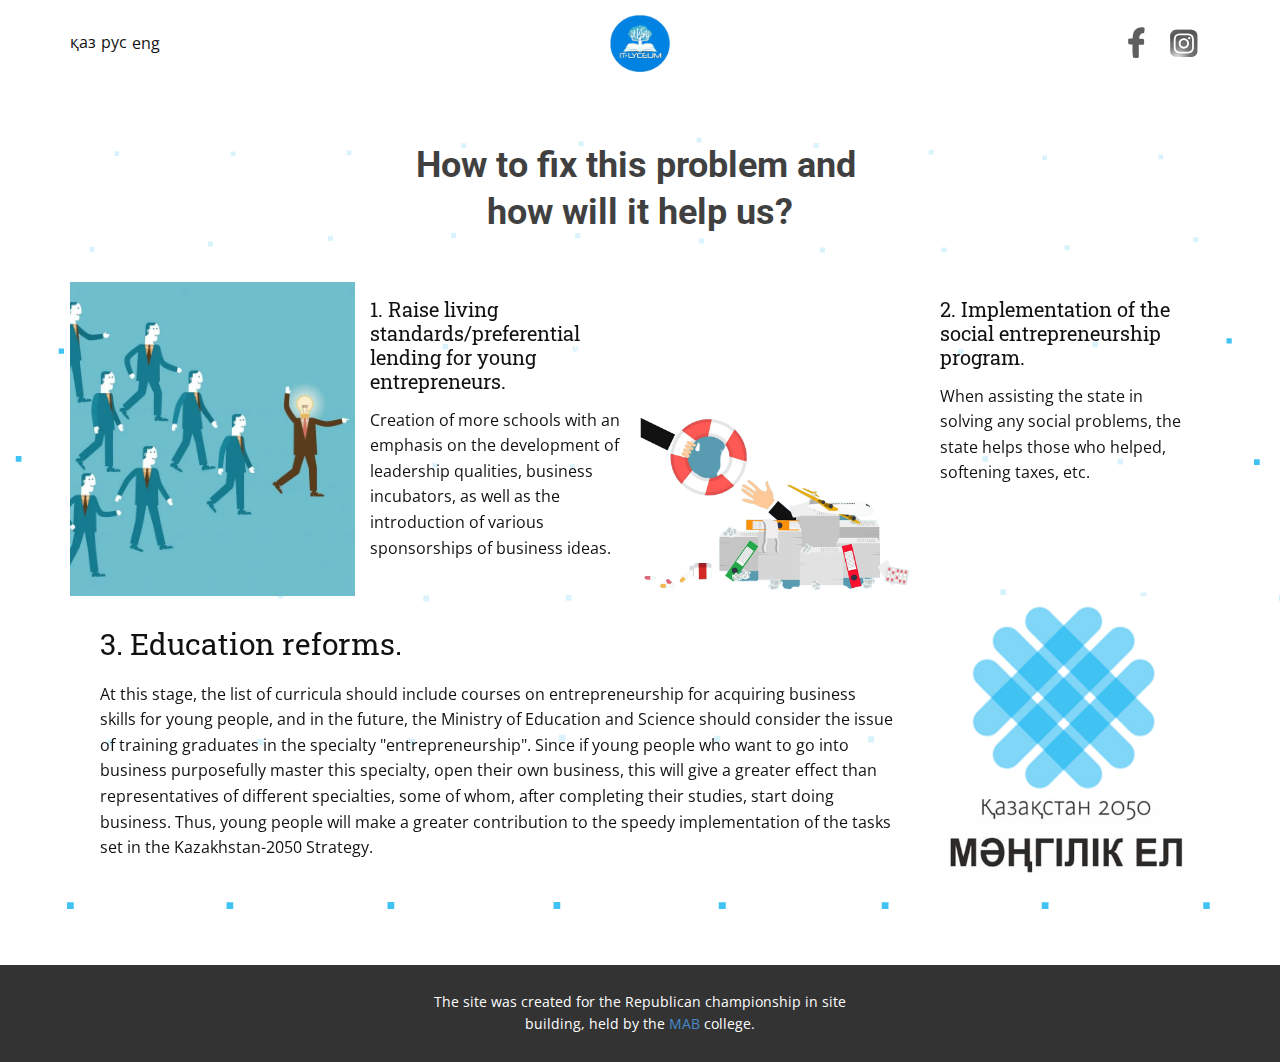
<file: how.html>
<!DOCTYPE html>
<html style="font-size: 16px;" lang="ru">
  <head>
    <title>How can it be fixed?</title>
    <link rel="stylesheet" href="stylesheet.css" media="screen">
    <link href="scroll.css" rel="stylesheet">
    <link rel="stylesheet" href="how.css" media="screen">
    <script class="u-script" type="text/javascript" src="jquery.js" defer=""></script>
    <script class="u-script" type="text/javascript" src="u-script.js" defer=""></script>
    <link rel="icon" href="images/favicon.png">
    <link id="u-theme-google-font" rel="stylesheet" href="https://fonts.googleapis.com/css?family=Roboto:100,100i,300,300i,400,400i,500,500i,700,700i,900,900i|Open+Sans:300,300i,400,400i,600,600i,700,700i,800,800i">
    <link id="u-page-google-font" rel="stylesheet" href="https://fonts.googleapis.com/css?family=Roboto+Slab:100,300,400,700">
    
</head>
  <body class="u-body"><header class="u-clearfix u-header u-header" id="sec-031f"><div class="u-clearfix u-sheet u-valign-middle-sm u-sheet-1">
        <a href="home.html" data-page-id="153342050" class="u-image u-logo u-image-1" title="Home">
          <img src="images/39c91881-2c52-4935-9c41-9efdb3269a8a-removebg.png" class="u-logo-image u-logo-image-1" data-image-width="61.4047">
        </a>
        <div class="u-social-icons u-spacing-10 u-social-icons-1">
          <a class="u-social-url" target="_blank" href="https://facebook.com/AktauIT/">
            <span class="u-icon u-icon-circle u-social-facebook u-social-type-logo u-icon-1">
                <svg class="u-svg-link" preserveAspectRatio="xMidYMin slice" xmlns="http://www.w3.org/2000/svg"
                 xmlns:xlink="http://www.w3.org/1999/xlink" x="0px" y="0px" viewBox="-10 -17 267.656 267.656"
                 style="enable-background:new 0 0 227.656 227.656;" xml:space="preserve">
                    <path style="fill:#0071BC;" d="M172.52,4.759c1.467,0.321,2.704,1.375,2.613,3.392c-0.504,10.084-1.054,20.213-3.575,30.022
                    c0.321,2.75-1.375,5.958-4.538,5.546c-22.551-2.979-30.755,17.326-33.689,40.197c10.725,0.642,21.359,1.467,31.718,2.383
                    c1.925,0.183,2.979,1.513,3.208,2.979c0.55,0.367,1.054,0.917,1.283,1.742c1.833,5.959,1.879,12.65,2.017,18.884
                    c0.092,4.904,0.688,10.45-2.613,14.346c0.413,2.292-0.825,4.95-3.896,5.042c-11,0.137-22.138,0.321-33.322,0.413
                    c0,1.1,0,2.2-0.046,3.208c-0.779,29.93,0.504,59.768,0.183,89.652c-0.046,2.338-1.925,3.208-3.621,2.888
                    c-0.229,0.137-0.458,0.321-0.733,0.412c-5.638,1.788-12.009,1.513-17.875,1.696c-5.821,0.137-11.55,0.275-17.326-0.733
                    c-1.421,0.458-3.163,0-3.483-1.879c-5.179-29.609-4.308-60.868-4.171-90.844c0-1.879,0-3.758,0-5.638
                    c-9.121-0.596-18.196-1.513-27.134-2.796c-1.375-0.229-2.063-1.146-2.154-2.2c-3.3-2.2-2.521-7.975-2.567-11.596
                    c-0.138-7.792-1.008-16.821,1.237-24.338c0.229-0.779,0.779-1.283,1.467-1.65c0.412-0.458,1.008-0.779,1.833-0.871
                    c9.121-1.1,18.517-1.742,28.005-2.063c0.458-8.617,1.238-17.234,2.567-25.667c6.279-40.243,40.793-64.673,81.54-55.277
                    C171.145,2.421,172.107,3.521,172.52,4.759z"/>
                </svg>
            </span>
          </a>
          <a class="u-social-url" target="_blank" href="https://www.instagram.com/itl_aktau/">
              <span class="u-icon u-icon-circle u-social-instagram u-social-type-logo u-icon-2">
                  <svg class="u-svg-link" preserveAspectRatio="xMidYMin slice"  xmlns="http://www.w3.org/2000/svg" xmlns:xlink="http://www.w3.org/1999/xlink" height="32" width="32" viewBox="-20 -23 169.0312 194.9835"><defs><radialGradient fy="578.088" fx="158.429" gradientTransform="matrix(0 -1.98198 1.8439 0 -1031.399 454.004)" gradientUnits="userSpaceOnUse" xlink:href="#a" r="65" cy="578.088" cx="158.429" id="c"/><radialGradient fy="473.455" fx="147.694" gradientTransform="matrix(.17394 .86872 -3.5818 .71718 1648.351 -458.493)" gradientUnits="userSpaceOnUse" xlink:href="#b" r="65" cy="473.455" cx="147.694" id="d"/><linearGradient id="b"><stop stop-color="#3771c8" offset="0"/><stop offset=".128" stop-color="#3771c8"/><stop stop-opacity="0" stop-color="#60f" offset="1"/></linearGradient><linearGradient id="a"><stop stop-color="#fd5" offset="0"/><stop stop-color="#fd5" offset=".1"/><stop stop-color="#ff543e" offset=".5"/><stop stop-color="#c837ab" offset="1"/></linearGradient></defs><path d="M65.033 0C37.891 0 29.953.028 28.41.156c-5.57.463-9.036 1.34-12.812 3.22-2.91 1.445-5.205 3.12-7.47 5.468-4.125 4.282-6.625 9.55-7.53 15.812-.44 3.04-.568 3.66-.594 19.188-.01 5.176 0 11.988 0 21.125 0 27.12.03 35.05.16 36.59.45 5.42 1.3 8.83 3.1 12.56 3.44 7.14 10.01 12.5 17.75 14.5 2.68.69 5.64 1.07 9.44 1.25 1.61.07 18.02.12 34.44.12 16.42 0 32.84-.02 34.41-.1 4.4-.207 6.955-.55 9.78-1.28a27.22 27.22 0 0017.75-14.53c1.765-3.64 2.66-7.18 3.065-12.317.088-1.12.125-18.977.125-36.81 0-17.836-.04-35.66-.128-36.78-.41-5.22-1.305-8.73-3.127-12.44-1.495-3.037-3.155-5.305-5.565-7.624-4.3-4.108-9.56-6.608-15.829-7.512C102.338.157 101.733.027 86.193 0z" fill="url(#c)"/>
                    <path d="M65.033 0C37.891 0 29.953.028 28.41.156c-5.57.463-9.036 1.34-12.812 3.22-2.91 1.445-5.205 3.12-7.47 5.468-4.125 4.282-6.625 9.55-7.53 15.812-.44 3.04-.568 3.66-.594 19.188-.01 5.176 0 11.988 0 21.125 0 27.12.03 35.05.16 36.59.45 5.42 1.3 8.83 3.1 12.56 3.44 7.14 10.01 12.5 17.75 14.5 2.68.69 5.64 1.07 9.44 1.25 1.61.07 18.02.12 34.44.12 16.42 0 32.84-.02 34.41-.1 4.4-.207 6.955-.55 9.78-1.28a27.22 27.22 0 0017.75-14.53c1.765-3.64 2.66-7.18 3.065-12.317.088-1.12.125-18.977.125-36.81 0-17.836-.04-35.66-.128-36.78-.41-5.22-1.305-8.73-3.127-12.44-1.495-3.037-3.155-5.305-5.565-7.624-4.3-4.108-9.56-6.608-15.829-7.512C102.338.157 101.733.027 86.193 0z" fill="url(#d)"/>
                    <path d="M65.003 17c-13.036 0-14.672.057-19.792.29-5.11.234-8.598 1.043-11.65 2.23-3.157 1.226-5.835 2.866-8.503 5.535-2.67 2.668-4.31 5.346-5.54 8.502-1.19 3.053-2 6.542-2.23 11.65C17.06 50.327 17 51.964 17 65s.058 14.667.29 19.787c.235 5.11 1.044 8.598 2.23 11.65 1.227 3.157 2.867 5.835 5.536 8.503 2.667 2.67 5.345 4.314 8.5 5.54 3.054 1.187 6.543 1.996 11.652 2.23 5.12.233 6.755.29 19.79.29 13.037 0 14.668-.057 19.788-.29 5.11-.234 8.602-1.043 11.656-2.23 3.156-1.226 5.83-2.87 8.497-5.54 2.67-2.668 4.31-5.346 5.54-8.502 1.18-3.053 1.99-6.542 2.23-11.65.23-5.12.29-6.752.29-19.788 0-13.036-.06-14.672-.29-19.792-.24-5.11-1.05-8.598-2.23-11.65-1.23-3.157-2.87-5.835-5.54-8.503-2.67-2.67-5.34-4.31-8.5-5.535-3.06-1.187-6.55-1.996-11.66-2.23-5.12-.233-6.75-.29-19.79-.29zm-4.306 8.65c1.278-.002 2.704 0 4.306 0 12.816 0 14.335.046 19.396.276 4.68.214 7.22.996 8.912 1.653 2.24.87 3.837 1.91 5.516 3.59 1.68 1.68 2.72 3.28 3.592 5.52.657 1.69 1.44 4.23 1.653 8.91.23 5.06.28 6.58.28 19.39s-.05 14.33-.28 19.39c-.214 4.68-.996 7.22-1.653 8.91-.87 2.24-1.912 3.835-3.592 5.514-1.68 1.68-3.275 2.72-5.516 3.59-1.69.66-4.232 1.44-8.912 1.654-5.06.23-6.58.28-19.396.28-12.817 0-14.336-.05-19.396-.28-4.68-.216-7.22-.998-8.913-1.655-2.24-.87-3.84-1.91-5.52-3.59-1.68-1.68-2.72-3.276-3.592-5.517-.657-1.69-1.44-4.23-1.653-8.91-.23-5.06-.276-6.58-.276-19.398s.046-14.33.276-19.39c.214-4.68.996-7.22 1.653-8.912.87-2.24 1.912-3.84 3.592-5.52 1.68-1.68 3.28-2.72 5.52-3.592 1.692-.66 4.233-1.44 8.913-1.655 4.428-.2 6.144-.26 15.09-.27zm29.928 7.97a5.76 5.76 0 105.76 5.758c0-3.18-2.58-5.76-5.76-5.76zm-25.622 6.73c-13.613 0-24.65 11.037-24.65 24.65 0 13.613 11.037 24.645 24.65 24.645C78.616 89.645 89.65 78.613 89.65 65S78.615 40.35 65.002 40.35zm0 8.65c8.836 0 16 7.163 16 16 0 8.836-7.164 16-16 16-8.837 0-16-7.164-16-16 0-8.837 7.163-16 16-16z" fill="#fff"/>
                  </svg>
            </span>
          </a>
        </div>
        <p class="u-text u-text-1">
          <a class="u-active-none u-border-none u-btn u-button-link u-button-style u-hover-none u-none u-text-body-color u-text-hover-palette-1-light-2 u-btn-1" href="калай.html" data-page-id="20847282">қаз</a>
        </p>
        <a class="u-active-none u-border-none u-btn u-button-link u-button-style u-hover-none u-none u-text-body-color u-text-hover-palette-1-light-2 u-btn-2" href="как.html" data-page-id="153342050">рус</a>
        <a class="u-active-none u-border-none u-btn u-button-link u-button-style u-hover-none u-none u-text-body-color u-text-hover-palette-1-light-2 u-btn-3" href="how.html" data-page-id="32189942">eng</a>
      </div></header> 
    <section class="u-clearfix u-grey-10 u-section-1" id="sec-8ee8">
    <div class="intro" id="intro" data-aos="fade-in" data-aos-delay="300">
      <div class="u-clearfix u-sheet u-valign-middle-md u-valign-middle-sm u-valign-middle-xs u-sheet-1">
        <div class="u-container-style u-expanded-width u-group u-opacity-80 u-shape-rectangle u-white u-group-1">
          <div class="u-container-layout u-valign-top u-container-layout-1">
            <h2 class="u-align-center u-text u-text-1">How to fix this problem and&nbsp;<br>how will it help us?
            </h2>
          </div>
        </div>
        <div class="u-clearfix u-expanded-width u-gutter-0 u-layout-wrap u-layout-wrap-1">
          <div class="u-layout">
            <div class="u-layout-col">
              <div class="u-size-30">
                <div class="u-layout-row">
                  <div class="u-container-style u-image u-layout-cell u-left-cell u-size-15 u-size-30-md u-image-1" src="" data-image-width="1024" data-image-height="724">
                    <div class="u-container-layout u-valign-middle u-container-layout-2"></div>
                  </div>
                  <div class="u-align-left u-container-style u-opacity-80 u-layout-cell u-size-15 u-size-30-md u-white u-layout-cell-2">
                    <div class="u-container-layout u-valign-top u-container-layout-3">
                      <h3 class="u-custom-font u-font-roboto-slab u-text u-text-2">1. Raise living standards/preferential lending for young entrepreneurs.<br>
                      </h3>
                      <p class="u-text u-text-3">Creation of more schools with an emphasis on the development of leadership qualities, business incubators, as well as the introduction of various sponsorships of business ideas.<br>
                      </p>
                    </div>
                  </div>
                  <div class="u-container-style u-image u-opacity-80 u-layout-cell u-size-15 u-size-30-md u-image-2" src="">
                    <div class="u-container-layout u-valign-middle u-container-layout-4"></div>
                  </div>
                  <div class="u-align-left u-container-style u-opacity-80 u-layout-cell u-right-cell u-size-15 u-size-30-md u-white u-layout-cell-4">
                    <div class="u-container-layout u-valign-top u-container-layout-5">
                      <h3 class="u-custom-font u-font-roboto-slab u-text u-text-4">2. Implementation of the social entrepreneurship program.</h3>
                      <p class="u-text u-text-5">When assisting the state in solving any social problems, the state helps those who helped, softening taxes, etc.</p>
                    </div>
                  </div>
                </div>
              </div>
              <div class="u-size-30">
                <div class="u-layout-row">
                  <div class="u-align-left u-container-style u-opacity-80 u-layout-cell u-left-cell u-size-45 u-white u-layout-cell-5">
                    <div class="u-container-layout u-valign-middle u-container-layout-6">
                      <h3 class="u-custom-font u-font-roboto-slab u-text u-text-6">3. Education reforms.</h3>
                      <p class="u-text u-text-7">At this stage, the list of curricula should include courses on entrepreneurship for acquiring business skills for young people, and in the future, the Ministry of Education and Science should consider the issue of training graduates in the specialty "entrepreneurship". Since if young people who want to go into business purposefully master this specialty, open their own business, this will give a greater effect than representatives of different specialties, some of whom, after completing their studies, start doing business. Thus, young people will make a greater contribution to the speedy implementation of the tasks set in the Kazakhstan-2050 Strategy.</p>
                    </div>
                  </div>
                  <div class="u-container-style u-image u-layout-cell u-right-cell u-size-15 u-image-3" src="">
                    <div class="u-container-layout u-valign-middle u-container-layout-7"></div>
                  </div>
                </div>
              </div>
            </div>
          </div>
        </div>
      </div>
    </div>
    </section>
    
    
    <footer class="u-align-center u-clearfix u-footer u-grey-80 u-footer" id="sec-58fa"><div class="u-clearfix u-sheet u-sheet-1">
        <p class="u-small-text u-text u-text-variant u-text-1">The site was created for the Republican championship in site building, held by the <a href="https://cmab.kz" class="u-active-none u-border-none u-btn u-button-link u-button-style u-hover-none u-none u-text-palette-1-base u-btn-1" target="_blank">MAB</a> college.
        </p>
      </div></footer>
      
      <script src="scroll.js"> </script>
      
      <script>
        AOS.init({
          // Global settings:
          disable: false, // accepts following values: 'phone', 'tablet', 'mobile', boolean, expression or function
          startEvent: 'DOMContentLoaded', // name of the event dispatched on the document, that AOS should initialize on
          initClassName: 'aos-init', // class applied after initialization
          animatedClassName: 'aos-animate', // class applied on animation
          useClassNames: false, // if true, will add content of `data-aos` as classes on scroll
          disableMutationObserver: false, // disables automatic mutations' detections (advanced)
          debounceDelay: 50, // the delay on debounce used while resizing window (advanced)
          throttleDelay: 99, // the delay on throttle used while scrolling the page (advanced)


          // Settings that can be overridden on per-element basis, by `data-aos-*` attributes:
          offset: 150, // offset (in px) from the original trigger point
          delay: 0, // values from 0 to 3000, with step 50ms
          duration: 1800, // values from 0 to 3000, with step 50ms
          easing: 'ease', // default easing for AOS animations
          once: true, // whether animation should happen only once - while scrolling down
          mirror: false, // whether elements should animate out while scrolling past them
          anchorPlacement: 'top-bottom', // defines which position of the element regarding to window should trigger the animation
        });
      </script>  
      
      <script src="three.min.js"></script>
        <script src="vanta.dots.min.js"></script>
        <script>
        VANTA.DOTS({
          el: "#intro",
          mouseControls: true,
          touchControls: true,
          gyroControls: false,
          minHeight: 200.00,
          minWidth: 200.00,
          scale: 1.00,
          scaleMobile: 1.00,
          color: 0x40c3f3,
          color2: 0xffffff,
          backgroundColor: 0xffffff,
          size: 5.30,
          spacing: 60.00
        })
        </script>
      
  </body>
</html>
</file>
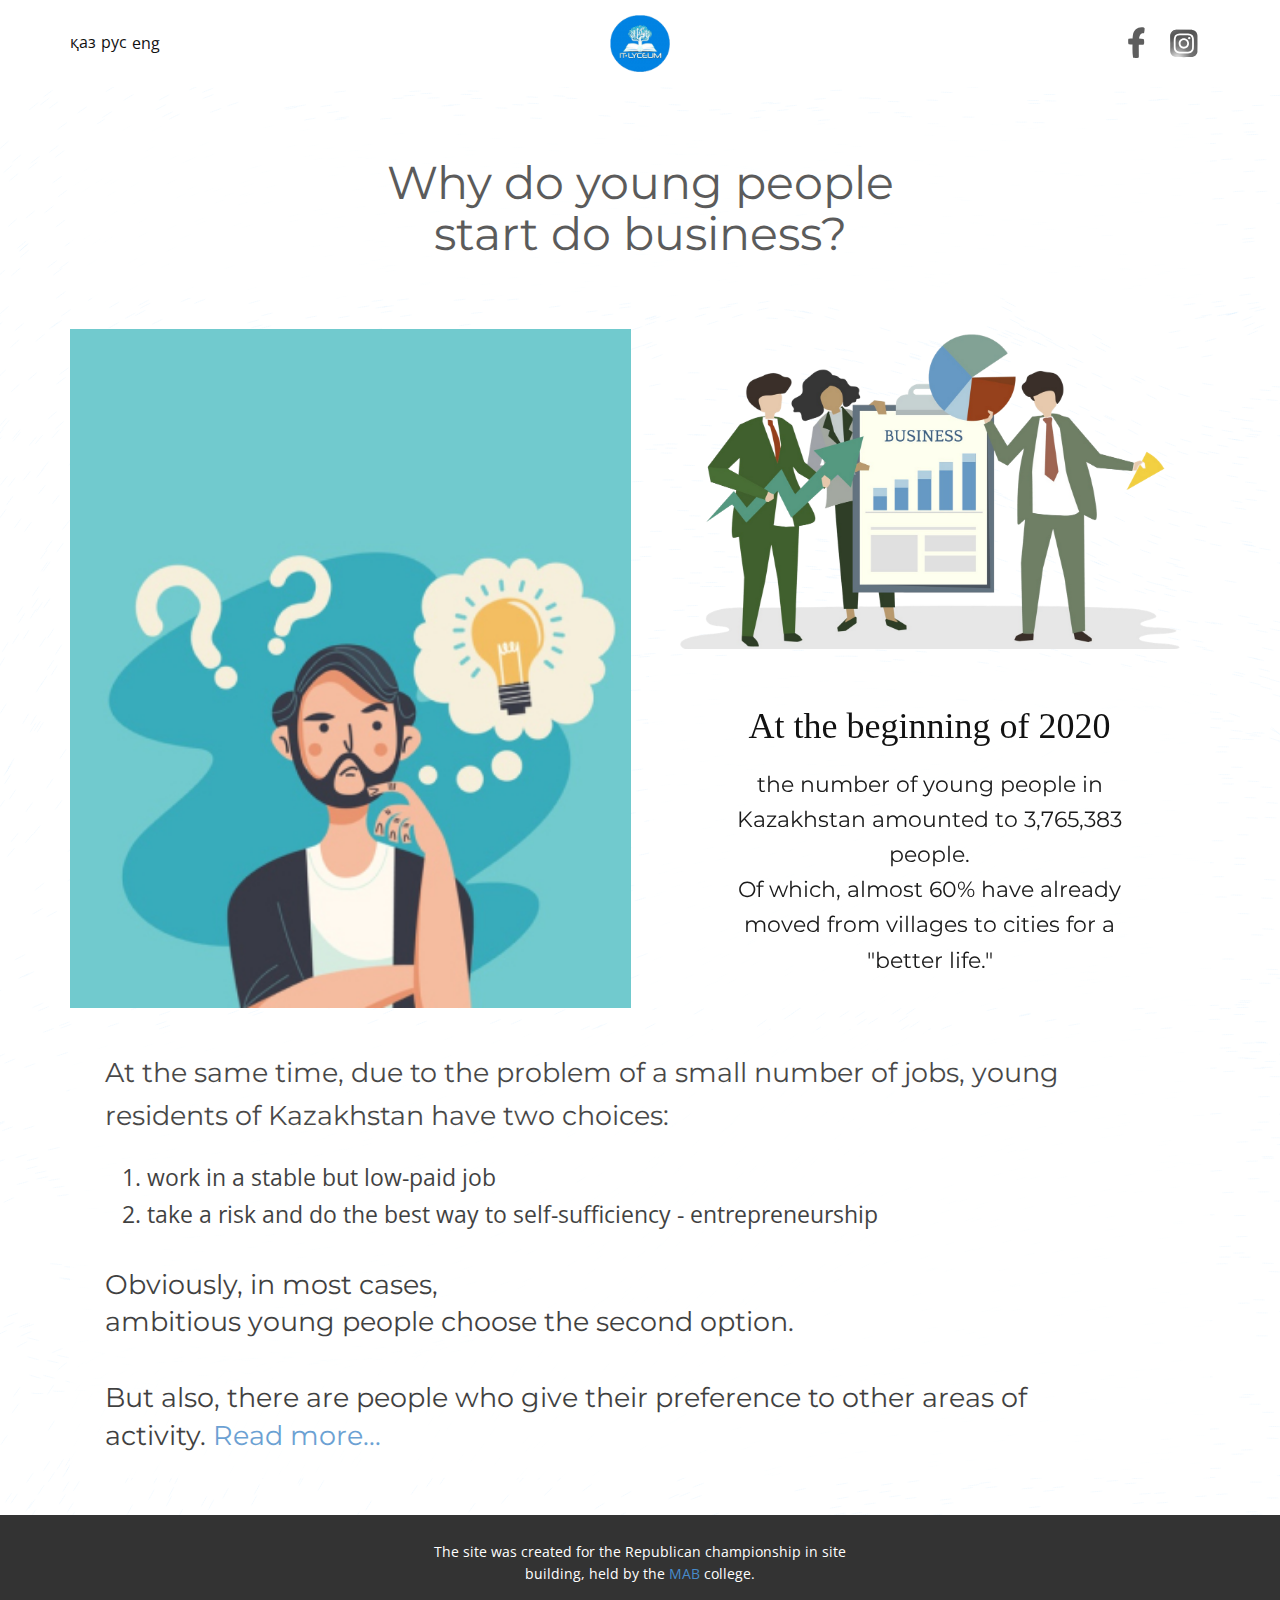
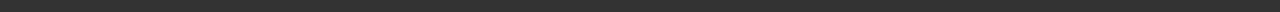
<file: reasons.html>
<!DOCTYPE html>
<html style="font-size: 16px;" lang="ru">
  <head>
    <title>Why do young people start do business?</title>
    <link rel="stylesheet" href="stylesheet.css" media="screen">
    <link href="scroll.css" rel="stylesheet">
    <link rel="stylesheet" href="reasons.css" media="screen">
    <script class="u-script" type="text/javascript" src="jquery.js" defer=""></script>
    <script class="u-script" type="text/javascript" src="u-script.js" defer=""></script>
    <link rel="icon" href="images/favicon.png">
    <link id="u-theme-google-font" rel="stylesheet" href="https://fonts.googleapis.com/css?family=Roboto:100,100i,300,300i,400,400i,500,500i,700,700i,900,900i|Open+Sans:300,300i,400,400i,600,600i,700,700i,800,800i">
    <link id="u-page-google-font" rel="stylesheet" href="https://fonts.googleapis.com/css?family=Montserrat:100,100i,200,200i,300,300i,400,400i,500,500i,600,600i,700,700i,800,800i,900,900i">
    
</head>
  <body class="u-body"><header class="u-clearfix u-header u-header" id="sec-031f"><div class="u-clearfix u-sheet u-valign-middle-sm u-sheet-1">
        <a href="home.html" data-page-id="153342050" class="u-image u-logo u-image-1" title="Home">
          <img src="images/39c91881-2c52-4935-9c41-9efdb3269a8a-removebg.png" class="u-logo-image u-logo-image-1" data-image-width="61.4047">
        </a>
        <div class="u-social-icons u-spacing-10 u-social-icons-1">
          <a class="u-social-url" target="_blank" href="https://facebook.com/AktauIT/">
              <span class="u-icon u-icon-circle u-social-facebook u-social-type-logo u-icon-1">
                <svg class="u-svg-link" preserveAspectRatio="xMidYMin slice" xmlns="http://www.w3.org/2000/svg"
                 xmlns:xlink="http://www.w3.org/1999/xlink" x="0px" y="0px" viewBox="-10 -17 267.656 267.656"
                 style="enable-background:new 0 0 227.656 227.656;" xml:space="preserve">
                    <path style="fill:#0071BC;" d="M172.52,4.759c1.467,0.321,2.704,1.375,2.613,3.392c-0.504,10.084-1.054,20.213-3.575,30.022
                    c0.321,2.75-1.375,5.958-4.538,5.546c-22.551-2.979-30.755,17.326-33.689,40.197c10.725,0.642,21.359,1.467,31.718,2.383
                    c1.925,0.183,2.979,1.513,3.208,2.979c0.55,0.367,1.054,0.917,1.283,1.742c1.833,5.959,1.879,12.65,2.017,18.884
                    c0.092,4.904,0.688,10.45-2.613,14.346c0.413,2.292-0.825,4.95-3.896,5.042c-11,0.137-22.138,0.321-33.322,0.413
                    c0,1.1,0,2.2-0.046,3.208c-0.779,29.93,0.504,59.768,0.183,89.652c-0.046,2.338-1.925,3.208-3.621,2.888
                    c-0.229,0.137-0.458,0.321-0.733,0.412c-5.638,1.788-12.009,1.513-17.875,1.696c-5.821,0.137-11.55,0.275-17.326-0.733
                    c-1.421,0.458-3.163,0-3.483-1.879c-5.179-29.609-4.308-60.868-4.171-90.844c0-1.879,0-3.758,0-5.638
                    c-9.121-0.596-18.196-1.513-27.134-2.796c-1.375-0.229-2.063-1.146-2.154-2.2c-3.3-2.2-2.521-7.975-2.567-11.596
                    c-0.138-7.792-1.008-16.821,1.237-24.338c0.229-0.779,0.779-1.283,1.467-1.65c0.412-0.458,1.008-0.779,1.833-0.871
                    c9.121-1.1,18.517-1.742,28.005-2.063c0.458-8.617,1.238-17.234,2.567-25.667c6.279-40.243,40.793-64.673,81.54-55.277
                    C171.145,2.421,172.107,3.521,172.52,4.759z"/>
                </svg>
            </span>
          </a>
          <a class="u-social-url" target="_blank" href="https://www.instagram.com/itl_aktau/">
              <span class="u-icon u-icon-circle u-social-instagram u-social-type-logo u-icon-2">
                  <svg class="u-svg-link" preserveAspectRatio="xMidYMin slice"  xmlns="http://www.w3.org/2000/svg" xmlns:xlink="http://www.w3.org/1999/xlink" height="32" width="32" viewBox="-20 -23 169.0312 194.9835"><defs><radialGradient fy="578.088" fx="158.429" gradientTransform="matrix(0 -1.98198 1.8439 0 -1031.399 454.004)" gradientUnits="userSpaceOnUse" xlink:href="#a" r="65" cy="578.088" cx="158.429" id="c"/><radialGradient fy="473.455" fx="147.694" gradientTransform="matrix(.17394 .86872 -3.5818 .71718 1648.351 -458.493)" gradientUnits="userSpaceOnUse" xlink:href="#b" r="65" cy="473.455" cx="147.694" id="d"/><linearGradient id="b"><stop stop-color="#3771c8" offset="0"/><stop offset=".128" stop-color="#3771c8"/><stop stop-opacity="0" stop-color="#60f" offset="1"/></linearGradient><linearGradient id="a"><stop stop-color="#fd5" offset="0"/><stop stop-color="#fd5" offset=".1"/><stop stop-color="#ff543e" offset=".5"/><stop stop-color="#c837ab" offset="1"/></linearGradient></defs><path d="M65.033 0C37.891 0 29.953.028 28.41.156c-5.57.463-9.036 1.34-12.812 3.22-2.91 1.445-5.205 3.12-7.47 5.468-4.125 4.282-6.625 9.55-7.53 15.812-.44 3.04-.568 3.66-.594 19.188-.01 5.176 0 11.988 0 21.125 0 27.12.03 35.05.16 36.59.45 5.42 1.3 8.83 3.1 12.56 3.44 7.14 10.01 12.5 17.75 14.5 2.68.69 5.64 1.07 9.44 1.25 1.61.07 18.02.12 34.44.12 16.42 0 32.84-.02 34.41-.1 4.4-.207 6.955-.55 9.78-1.28a27.22 27.22 0 0017.75-14.53c1.765-3.64 2.66-7.18 3.065-12.317.088-1.12.125-18.977.125-36.81 0-17.836-.04-35.66-.128-36.78-.41-5.22-1.305-8.73-3.127-12.44-1.495-3.037-3.155-5.305-5.565-7.624-4.3-4.108-9.56-6.608-15.829-7.512C102.338.157 101.733.027 86.193 0z" fill="url(#c)"/>
                    <path d="M65.033 0C37.891 0 29.953.028 28.41.156c-5.57.463-9.036 1.34-12.812 3.22-2.91 1.445-5.205 3.12-7.47 5.468-4.125 4.282-6.625 9.55-7.53 15.812-.44 3.04-.568 3.66-.594 19.188-.01 5.176 0 11.988 0 21.125 0 27.12.03 35.05.16 36.59.45 5.42 1.3 8.83 3.1 12.56 3.44 7.14 10.01 12.5 17.75 14.5 2.68.69 5.64 1.07 9.44 1.25 1.61.07 18.02.12 34.44.12 16.42 0 32.84-.02 34.41-.1 4.4-.207 6.955-.55 9.78-1.28a27.22 27.22 0 0017.75-14.53c1.765-3.64 2.66-7.18 3.065-12.317.088-1.12.125-18.977.125-36.81 0-17.836-.04-35.66-.128-36.78-.41-5.22-1.305-8.73-3.127-12.44-1.495-3.037-3.155-5.305-5.565-7.624-4.3-4.108-9.56-6.608-15.829-7.512C102.338.157 101.733.027 86.193 0z" fill="url(#d)"/>
                    <path d="M65.003 17c-13.036 0-14.672.057-19.792.29-5.11.234-8.598 1.043-11.65 2.23-3.157 1.226-5.835 2.866-8.503 5.535-2.67 2.668-4.31 5.346-5.54 8.502-1.19 3.053-2 6.542-2.23 11.65C17.06 50.327 17 51.964 17 65s.058 14.667.29 19.787c.235 5.11 1.044 8.598 2.23 11.65 1.227 3.157 2.867 5.835 5.536 8.503 2.667 2.67 5.345 4.314 8.5 5.54 3.054 1.187 6.543 1.996 11.652 2.23 5.12.233 6.755.29 19.79.29 13.037 0 14.668-.057 19.788-.29 5.11-.234 8.602-1.043 11.656-2.23 3.156-1.226 5.83-2.87 8.497-5.54 2.67-2.668 4.31-5.346 5.54-8.502 1.18-3.053 1.99-6.542 2.23-11.65.23-5.12.29-6.752.29-19.788 0-13.036-.06-14.672-.29-19.792-.24-5.11-1.05-8.598-2.23-11.65-1.23-3.157-2.87-5.835-5.54-8.503-2.67-2.67-5.34-4.31-8.5-5.535-3.06-1.187-6.55-1.996-11.66-2.23-5.12-.233-6.75-.29-19.79-.29zm-4.306 8.65c1.278-.002 2.704 0 4.306 0 12.816 0 14.335.046 19.396.276 4.68.214 7.22.996 8.912 1.653 2.24.87 3.837 1.91 5.516 3.59 1.68 1.68 2.72 3.28 3.592 5.52.657 1.69 1.44 4.23 1.653 8.91.23 5.06.28 6.58.28 19.39s-.05 14.33-.28 19.39c-.214 4.68-.996 7.22-1.653 8.91-.87 2.24-1.912 3.835-3.592 5.514-1.68 1.68-3.275 2.72-5.516 3.59-1.69.66-4.232 1.44-8.912 1.654-5.06.23-6.58.28-19.396.28-12.817 0-14.336-.05-19.396-.28-4.68-.216-7.22-.998-8.913-1.655-2.24-.87-3.84-1.91-5.52-3.59-1.68-1.68-2.72-3.276-3.592-5.517-.657-1.69-1.44-4.23-1.653-8.91-.23-5.06-.276-6.58-.276-19.398s.046-14.33.276-19.39c.214-4.68.996-7.22 1.653-8.912.87-2.24 1.912-3.84 3.592-5.52 1.68-1.68 3.28-2.72 5.52-3.592 1.692-.66 4.233-1.44 8.913-1.655 4.428-.2 6.144-.26 15.09-.27zm29.928 7.97a5.76 5.76 0 105.76 5.758c0-3.18-2.58-5.76-5.76-5.76zm-25.622 6.73c-13.613 0-24.65 11.037-24.65 24.65 0 13.613 11.037 24.645 24.65 24.645C78.616 89.645 89.65 78.613 89.65 65S78.615 40.35 65.002 40.35zm0 8.65c8.836 0 16 7.163 16 16 0 8.836-7.164 16-16 16-8.837 0-16-7.164-16-16 0-8.837 7.163-16 16-16z" fill="#fff"/>
                  </svg>
            </span>
          </a>
        </div>
        <p class="u-text u-text-1">
          <a class="u-active-none u-border-none u-btn u-button-link u-button-style u-hover-none u-none u-text-body-color u-text-hover-palette-1-light-2 u-btn-1" href="себептер.html" data-page-id="20847282">қаз</a>
        </p>
        <a class="u-active-none u-border-none u-btn u-button-link u-button-style u-hover-none u-none u-text-body-color u-text-hover-palette-1-light-2 u-btn-2" href="Причины.html" data-page-id="153342050">рус</a>
        <a class="u-active-none u-border-none u-btn u-button-link u-button-style u-hover-none u-none u-text-body-color u-text-hover-palette-1-light-2 u-btn-3" href="reasons.html" data-page-id="32189942">eng</a>
      </div></header> 
    <section class="u-clearfix u-grey-10 u-section-1" id="sec-11cf">
      <div class="intro" id="intro" data-aos="fade-in">
        <div class="u-clearfix u-sheet u-valign-middle u-sheet-1">
        <div class="u-container-style u-expanded-width u-group u-opacity-80 u-shape-rectangle u-white u-group-1">
          <div class="u-container-layout u-container-layout-1">
            <h1 class="u-align-center u-custom-font u-font-montserrat u-text u-text-grey-80 u-text-1">Why do young people<br>start do business?
            </h1>
          </div>
        </div>
        <div class="u-clearfix u-expanded-width u-gutter-18 u-layout-wrap u-layout-wrap-1">
          <div class="u-gutter-0 u-layout">
            <div class="u-layout-row">
              <div class="u-size-30 u-size-60-md">
                <div class="u-layout-row">
                  <div class="u-align-left u-container-style u-image u-layout-cell u-left-cell u-size-60 u-image-1" src="">
                    <div class="u-container-layout u-valign-middle u-container-layout-2" src=""></div>
                  </div>
                </div>
              </div>
              <div class="u-size-30 u-size-60-md">
                <div class="u-layout-col">
                  <div class="u-align-left u-container-style u-image u-layout-cell u-right-cell u-size-40 u-image-2">
                    <div class="u-container-layout u-valign-middle u-container-layout-3" src=""></div>
                  </div>
                  <div class="u-align-left u-container-style u-layout-cell u-opacity-80 u-right-cell u-size-20 u-white u-layout-cell-3" src="">
                    <div class="u-container-layout u-container-layout-4">
                      <h2 class="u-align-center u-custom-font u-font-georgia u-text u-text-2">At the beginning of 2020</h2>
                      <p class="u-align-center u-custom-font u-font-montserrat u-text u-text-grey-90 u-text-3">the number of young people in Kazakhstan amounted to 3,765,383 people. <br>Of which, almost 60% have already moved from villages to cities for a "better life."
                      </p>
                    </div>
                  </div>
                </div>
              </div>
            </div>
          </div>
        </div>
        <div class="u-container-style u-expanded-width u-group u-opacity-80 u-shape-rectangle u-white u-group-2">
          <div class="u-container-layout u-container-layout-5">
            <p class="u-custom-font u-font-montserrat u-text u-text-grey-90 u-text-4">At the same time, due to the problem of a small number of jobs, young residents of Kazakhstan have two choices:</p>
            <ol class="u-align-left u-text u-text-5">
              <li>work in a stable but low-paid job<br>
              </li>
              <li>take a risk and do the best way to self-sufficiency - entrepreneurship</li>
            </ol>
            <p class="u-align-left u-custom-font u-font-montserrat u-text u-text-6">Obviously, in most cases, <br>ambitious young people choose the second option. <br>
              <br>But also, there are people who give their preference to other areas of activity. <a href="Why.html" data-page-id="1925706678" class="u-active-none u-border-none u-btn u-button-link u-button-style u-hover-none u-none u-text-palette-1-base u-btn-1">Read more...</a>
              <br>
            </p>
          </div>
        </div>
      </div>
    </div>
    </section>
    
    
    <footer class="u-align-center u-clearfix u-footer u-grey-80 u-footer" id="sec-58fa"><div class="u-clearfix u-sheet u-sheet-1">
        <p class="u-small-text u-text u-text-variant u-text-1">The site was created for the Republican championship in site building, held by the <a href="https://cmab.kz" class="u-active-none u-border-none u-btn u-button-link u-button-style u-hover-none u-none u-text-palette-1-base u-btn-1" target="_blank">MAB</a> college.
        </p>
      </div></footer>
      
      <script src="scroll.js"> </script>
      
      <script>
        AOS.init({
          // Global settings:
          disable: false, // accepts following values: 'phone', 'tablet', 'mobile', boolean, expression or function
          startEvent: 'DOMContentLoaded', // name of the event dispatched on the document, that AOS should initialize on
          initClassName: 'aos-init', // class applied after initialization
          animatedClassName: 'aos-animate', // class applied on animation
          useClassNames: false, // if true, will add content of `data-aos` as classes on scroll
          disableMutationObserver: false, // disables automatic mutations' detections (advanced)
          debounceDelay: 50, // the delay on debounce used while resizing window (advanced)
          throttleDelay: 99, // the delay on throttle used while scrolling the page (advanced)


          // Settings that can be overridden on per-element basis, by `data-aos-*` attributes:
          offset: 0, // offset (in px) from the original trigger point
          delay: 0, // values from 0 to 3000, with step 50ms
          duration: 2000, // values from 0 to 3000, with step 50ms
          easing: 'ease', // default easing for AOS animations
          once: true, // whether animation should happen only once - while scrolling down
          mirror: false, // whether elements should animate out while scrolling past them
          anchorPlacement: 'top-bottom', // defines which position of the element regarding to window should trigger the animation
        });
      </script>
      
      <script src="p5.min.js"></script>
      <script src="vanta.topology.min.js"></script>
      <script>
          VANTA.TOPOLOGY({
          el: "#intro",
          mouseControls: true,
          touchControls: true,
          gyroControls: false,
          minHeight: 200.00,
          minWidth: 200.00,
          scale: 1.00,
          scaleMobile: 1.00,
          color: 0x77bef7,
          backgroundColor: 0xffffff
        })
      </script>
      
  </body>
</html>
</file>
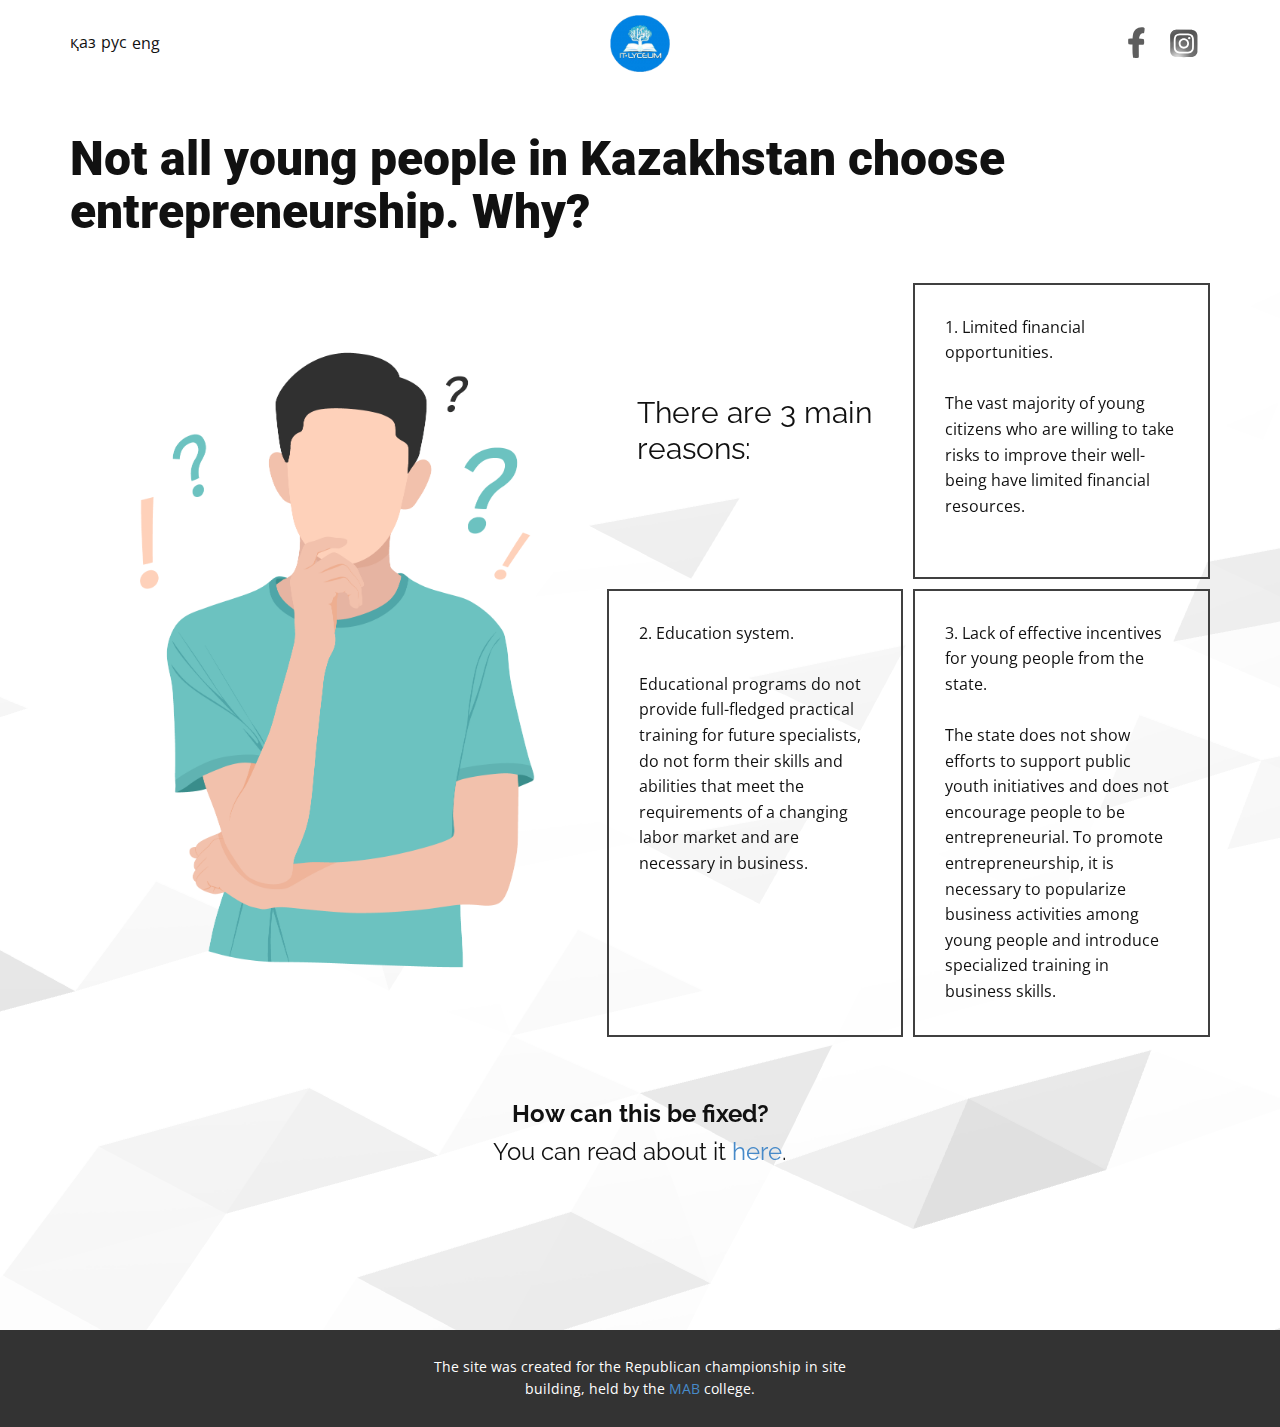
<file: Why.html>
<!DOCTYPE html>
<html style="font-size: 16px;" lang="ru">
  <head>
    <title>Why doesn't everyone choose entrepreneurship?</title>
    <link rel="stylesheet" href="stylesheet.css" media="screen">
    <link href="scroll.css" rel="stylesheet">
    <link rel="stylesheet" href="Why.css" media="screen">
    <script class="u-script" type="text/javascript" src="jquery.js" defer=""></script>
    <script class="u-script" type="text/javascript" src="u-script.js" defer=""></script>
    <link rel="icon" href="images/favicon.png">
    <link id="u-theme-google-font" rel="stylesheet" href="https://fonts.googleapis.com/css?family=Roboto:100,100i,300,300i,400,400i,500,500i,700,700i,900,900i|Open+Sans:300,300i,400,400i,600,600i,700,700i,800,800i">
    <link id="u-page-google-font" rel="stylesheet" href="https://fonts.googleapis.com/css?family=Raleway:100,100i,200,200i,300,300i,400,400i,500,500i,600,600i,700,700i,800,800i,900,900i">
    
</head>
  <body class="u-body"><header class="u-clearfix u-header u-header" id="sec-031f"><div class="u-clearfix u-sheet u-valign-middle-sm u-sheet-1">
        <a href="home.html" data-page-id="153342050" class="u-image u-logo u-image-1" title="Home">
          <img src="images/39c91881-2c52-4935-9c41-9efdb3269a8a-removebg.png" class="u-logo-image u-logo-image-1" data-image-width="61.4047">
        </a>
        <div class="u-social-icons u-spacing-10 u-social-icons-1">
          <a class="u-social-url" target="_blank" href="https://facebook.com/AktauIT/">
              <span class="u-icon u-icon-circle u-social-facebook u-social-type-logo u-icon-1">
                <svg class="u-svg-link" preserveAspectRatio="xMidYMin slice" xmlns="http://www.w3.org/2000/svg"
                 xmlns:xlink="http://www.w3.org/1999/xlink" x="0px" y="0px" viewBox="-10 -17 267.656 267.656"
                 style="enable-background:new 0 0 227.656 227.656;" xml:space="preserve">
                    <path style="fill:#0071BC;" d="M172.52,4.759c1.467,0.321,2.704,1.375,2.613,3.392c-0.504,10.084-1.054,20.213-3.575,30.022
                    c0.321,2.75-1.375,5.958-4.538,5.546c-22.551-2.979-30.755,17.326-33.689,40.197c10.725,0.642,21.359,1.467,31.718,2.383
                    c1.925,0.183,2.979,1.513,3.208,2.979c0.55,0.367,1.054,0.917,1.283,1.742c1.833,5.959,1.879,12.65,2.017,18.884
                    c0.092,4.904,0.688,10.45-2.613,14.346c0.413,2.292-0.825,4.95-3.896,5.042c-11,0.137-22.138,0.321-33.322,0.413
                    c0,1.1,0,2.2-0.046,3.208c-0.779,29.93,0.504,59.768,0.183,89.652c-0.046,2.338-1.925,3.208-3.621,2.888
                    c-0.229,0.137-0.458,0.321-0.733,0.412c-5.638,1.788-12.009,1.513-17.875,1.696c-5.821,0.137-11.55,0.275-17.326-0.733
                    c-1.421,0.458-3.163,0-3.483-1.879c-5.179-29.609-4.308-60.868-4.171-90.844c0-1.879,0-3.758,0-5.638
                    c-9.121-0.596-18.196-1.513-27.134-2.796c-1.375-0.229-2.063-1.146-2.154-2.2c-3.3-2.2-2.521-7.975-2.567-11.596
                    c-0.138-7.792-1.008-16.821,1.237-24.338c0.229-0.779,0.779-1.283,1.467-1.65c0.412-0.458,1.008-0.779,1.833-0.871
                    c9.121-1.1,18.517-1.742,28.005-2.063c0.458-8.617,1.238-17.234,2.567-25.667c6.279-40.243,40.793-64.673,81.54-55.277
                    C171.145,2.421,172.107,3.521,172.52,4.759z"/>
                </svg>
            </span>
          </a>
          <a class="u-social-url" target="_blank" href="https://www.instagram.com/itl_aktau/">
              <span class="u-icon u-icon-circle u-social-instagram u-social-type-logo u-icon-2">
                  <svg class="u-svg-link" preserveAspectRatio="xMidYMin slice"  xmlns="http://www.w3.org/2000/svg" xmlns:xlink="http://www.w3.org/1999/xlink" height="32" width="32" viewBox="-20 -23 169.0312 194.9835"><defs><radialGradient fy="578.088" fx="158.429" gradientTransform="matrix(0 -1.98198 1.8439 0 -1031.399 454.004)" gradientUnits="userSpaceOnUse" xlink:href="#a" r="65" cy="578.088" cx="158.429" id="c"/><radialGradient fy="473.455" fx="147.694" gradientTransform="matrix(.17394 .86872 -3.5818 .71718 1648.351 -458.493)" gradientUnits="userSpaceOnUse" xlink:href="#b" r="65" cy="473.455" cx="147.694" id="d"/><linearGradient id="b"><stop stop-color="#3771c8" offset="0"/><stop offset=".128" stop-color="#3771c8"/><stop stop-opacity="0" stop-color="#60f" offset="1"/></linearGradient><linearGradient id="a"><stop stop-color="#fd5" offset="0"/><stop stop-color="#fd5" offset=".1"/><stop stop-color="#ff543e" offset=".5"/><stop stop-color="#c837ab" offset="1"/></linearGradient></defs><path d="M65.033 0C37.891 0 29.953.028 28.41.156c-5.57.463-9.036 1.34-12.812 3.22-2.91 1.445-5.205 3.12-7.47 5.468-4.125 4.282-6.625 9.55-7.53 15.812-.44 3.04-.568 3.66-.594 19.188-.01 5.176 0 11.988 0 21.125 0 27.12.03 35.05.16 36.59.45 5.42 1.3 8.83 3.1 12.56 3.44 7.14 10.01 12.5 17.75 14.5 2.68.69 5.64 1.07 9.44 1.25 1.61.07 18.02.12 34.44.12 16.42 0 32.84-.02 34.41-.1 4.4-.207 6.955-.55 9.78-1.28a27.22 27.22 0 0017.75-14.53c1.765-3.64 2.66-7.18 3.065-12.317.088-1.12.125-18.977.125-36.81 0-17.836-.04-35.66-.128-36.78-.41-5.22-1.305-8.73-3.127-12.44-1.495-3.037-3.155-5.305-5.565-7.624-4.3-4.108-9.56-6.608-15.829-7.512C102.338.157 101.733.027 86.193 0z" fill="url(#c)"/>
                    <path d="M65.033 0C37.891 0 29.953.028 28.41.156c-5.57.463-9.036 1.34-12.812 3.22-2.91 1.445-5.205 3.12-7.47 5.468-4.125 4.282-6.625 9.55-7.53 15.812-.44 3.04-.568 3.66-.594 19.188-.01 5.176 0 11.988 0 21.125 0 27.12.03 35.05.16 36.59.45 5.42 1.3 8.83 3.1 12.56 3.44 7.14 10.01 12.5 17.75 14.5 2.68.69 5.64 1.07 9.44 1.25 1.61.07 18.02.12 34.44.12 16.42 0 32.84-.02 34.41-.1 4.4-.207 6.955-.55 9.78-1.28a27.22 27.22 0 0017.75-14.53c1.765-3.64 2.66-7.18 3.065-12.317.088-1.12.125-18.977.125-36.81 0-17.836-.04-35.66-.128-36.78-.41-5.22-1.305-8.73-3.127-12.44-1.495-3.037-3.155-5.305-5.565-7.624-4.3-4.108-9.56-6.608-15.829-7.512C102.338.157 101.733.027 86.193 0z" fill="url(#d)"/>
                    <path d="M65.003 17c-13.036 0-14.672.057-19.792.29-5.11.234-8.598 1.043-11.65 2.23-3.157 1.226-5.835 2.866-8.503 5.535-2.67 2.668-4.31 5.346-5.54 8.502-1.19 3.053-2 6.542-2.23 11.65C17.06 50.327 17 51.964 17 65s.058 14.667.29 19.787c.235 5.11 1.044 8.598 2.23 11.65 1.227 3.157 2.867 5.835 5.536 8.503 2.667 2.67 5.345 4.314 8.5 5.54 3.054 1.187 6.543 1.996 11.652 2.23 5.12.233 6.755.29 19.79.29 13.037 0 14.668-.057 19.788-.29 5.11-.234 8.602-1.043 11.656-2.23 3.156-1.226 5.83-2.87 8.497-5.54 2.67-2.668 4.31-5.346 5.54-8.502 1.18-3.053 1.99-6.542 2.23-11.65.23-5.12.29-6.752.29-19.788 0-13.036-.06-14.672-.29-19.792-.24-5.11-1.05-8.598-2.23-11.65-1.23-3.157-2.87-5.835-5.54-8.503-2.67-2.67-5.34-4.31-8.5-5.535-3.06-1.187-6.55-1.996-11.66-2.23-5.12-.233-6.75-.29-19.79-.29zm-4.306 8.65c1.278-.002 2.704 0 4.306 0 12.816 0 14.335.046 19.396.276 4.68.214 7.22.996 8.912 1.653 2.24.87 3.837 1.91 5.516 3.59 1.68 1.68 2.72 3.28 3.592 5.52.657 1.69 1.44 4.23 1.653 8.91.23 5.06.28 6.58.28 19.39s-.05 14.33-.28 19.39c-.214 4.68-.996 7.22-1.653 8.91-.87 2.24-1.912 3.835-3.592 5.514-1.68 1.68-3.275 2.72-5.516 3.59-1.69.66-4.232 1.44-8.912 1.654-5.06.23-6.58.28-19.396.28-12.817 0-14.336-.05-19.396-.28-4.68-.216-7.22-.998-8.913-1.655-2.24-.87-3.84-1.91-5.52-3.59-1.68-1.68-2.72-3.276-3.592-5.517-.657-1.69-1.44-4.23-1.653-8.91-.23-5.06-.276-6.58-.276-19.398s.046-14.33.276-19.39c.214-4.68.996-7.22 1.653-8.912.87-2.24 1.912-3.84 3.592-5.52 1.68-1.68 3.28-2.72 5.52-3.592 1.692-.66 4.233-1.44 8.913-1.655 4.428-.2 6.144-.26 15.09-.27zm29.928 7.97a5.76 5.76 0 105.76 5.758c0-3.18-2.58-5.76-5.76-5.76zm-25.622 6.73c-13.613 0-24.65 11.037-24.65 24.65 0 13.613 11.037 24.645 24.65 24.645C78.616 89.645 89.65 78.613 89.65 65S78.615 40.35 65.002 40.35zm0 8.65c8.836 0 16 7.163 16 16 0 8.836-7.164 16-16 16-8.837 0-16-7.164-16-16 0-8.837 7.163-16 16-16z" fill="#fff"/>
                  </svg>
            </span>
          </a>
        </div>
        <p class="u-text u-text-1">
          <a class="u-active-none u-border-none u-btn u-button-link u-button-style u-hover-none u-none u-text-body-color u-text-hover-palette-1-light-2 u-btn-1" href="нелыктен.html" data-page-id="20847282">қаз</a>
        </p>
        <a class="u-active-none u-border-none u-btn u-button-link u-button-style u-hover-none u-none u-text-body-color u-text-hover-palette-1-light-2 u-btn-2" href="Почему.html" data-page-id="153342050">рус</a>
        <a class="u-active-none u-border-none u-btn u-button-link u-button-style u-hover-none u-none u-text-body-color u-text-hover-palette-1-light-2 u-btn-3" href="Why.html" data-page-id="32189942">eng</a>
      </div></header> 
    <section class="u-clearfix u-white u-section-1" id="sec-05b4">
      <div class="intro" id="intro">
        <div class="u-clearfix u-sheet u-sheet-1" data-aos="fade-in">
        <h1 class="u-text u-text-1">Not all young people in Kazakhstan choose entrepreneurship. Why?</h1>
        <div class="u-clearfix u-expanded-width u-gutter-10 u-layout-wrap u-layout-wrap-1">
          <div class="u-layout">
            <div class="u-layout-row">
              <div class="u-size-28 u-size-60-md">
                <div class="u-layout-col">
                  <div class="u-container-style u-image u-layout-cell u-left-cell u-size-60 u-image-1" src="">
                    <div class="u-container-layout u-valign-middle u-container-layout-1"></div>
                  </div>
                </div>
              </div>
              <div class="u-size-32 u-size-60-md">
                <div class="u-layout-col">
                  <div class="u-size-30">
                    <div class="u-layout-row">
                      <div class="u-align-left u-container-style u-layout-cell u-shape-rectangle u-size-30 u-layout-cell-2">
                        <div class="u-container-layout u-valign-middle u-container-layout-2">
                          <h3 class="u-custom-font u-font-raleway u-text u-text-2">There are 3 main reasons:</h3>
                        </div>
                      </div>
                      <div class="u-align-left u-container-style u-layout-cell u-right-cell u-size-30 u-layout-cell-3">
                        <div class="u-border-2 u-border-grey-75 u-container-layout u-valign-top u-container-layout-3">
                          <p class="u-text u-text-3">1. Limited financial opportunities. <br>
                            <br>The vast majority of young citizens who are willing to take risks to improve their well-being have limited financial resources.
                          </p>
                        </div>
                      </div>
                    </div>
                  </div>
                  <div class="u-size-30">
                    <div class="u-layout-row">
                      <div class="u-align-left u-container-style u-layout-cell u-size-30 u-layout-cell-4">
                        <div class="u-border-2 u-border-grey-75 u-container-layout u-valign-top u-container-layout-4">
                          <p class="u-text u-text-4">2. Education system. <br>
                            <br>Educational programs do not provide full-fledged practical training for future specialists, do not form their skills and abilities that meet the requirements of a changing labor market and are necessary in business.
                          </p>
                        </div>
                      </div>
                      <div class="u-align-left u-container-style u-layout-cell u-right-cell u-size-30 u-layout-cell-5">
                        <div class="u-border-2 u-border-grey-75 u-container-layout u-valign-top u-container-layout-5">
                          <p class="u-text u-text-5">3. Lack of effective incentives for young people from the state. <br>
                            <br>The state does not show efforts to support public youth initiatives and does not encourage people to be entrepreneurial. To promote entrepreneurship, it is necessary to popularize business activities among young people and introduce specialized training in business skills.
                          </p>
                        </div>
                      </div>
                    </div>
                  </div>
                </div>
              </div>
            </div>
          </div>
        </div>
        <h4 class="u-align-center u-custom-font u-font-raleway u-text u-text-6"><b>How can this be fixed?</b>
          <br>You can read about it <a href="how.html" data-page-id="53966756" class="u-active-none u-border-none u-btn u-button-link u-button-style u-hover-none u-none u-text-palette-1-base u-btn-1">here</a>.
        </h4>
      </div>
    </div>
    </section>
    
    
    <footer class="u-align-center u-clearfix u-footer u-grey-80 u-footer" id="sec-58fa"><div class="u-clearfix u-sheet u-sheet-1">
        <p class="u-small-text u-text u-text-variant u-text-1">The site was created for the Republican championship in site building, held by the <a href="https://cmab.kz" class="u-active-none u-border-none u-btn u-button-link u-button-style u-hover-none u-none u-text-palette-1-base u-btn-1" target="_blank">MAB</a> college.
        </p>
      </div></footer>
      
      <script src="scroll.js"> </script>
      
      <script>
        AOS.init({
          // Global settings:
          disable: false, // accepts following values: 'phone', 'tablet', 'mobile', boolean, expression or function
          startEvent: 'DOMContentLoaded', // name of the event dispatched on the document, that AOS should initialize on
          initClassName: 'aos-init', // class applied after initialization
          animatedClassName: 'aos-animate', // class applied on animation
          useClassNames: false, // if true, will add content of `data-aos` as classes on scroll
          disableMutationObserver: false, // disables automatic mutations' detections (advanced)
          debounceDelay: 50, // the delay on debounce used while resizing window (advanced)
          throttleDelay: 99, // the delay on throttle used while scrolling the page (advanced)


          // Settings that can be overridden on per-element basis, by `data-aos-*` attributes:
          offset: 150, // offset (in px) from the original trigger point
          delay: 0, // values from 0 to 3000, with step 50ms
          duration: 1800, // values from 0 to 3000, with step 50ms
          easing: 'ease', // default easing for AOS animations
          once: true, // whether animation should happen only once - while scrolling down
          mirror: false, // whether elements should animate out while scrolling past them
          anchorPlacement: 'top-bottom', // defines which position of the element regarding to window should trigger the animation
        });
      </script>
      
        <script src="three.min.js"></script>
        <script src="vanta.waves.min.js"></script>
        <script>
        VANTA.WAVES({
          el: "#intro",
          mouseControls: true,
          touchControls: true,
          gyroControls: false,
          minHeight: 200.00,
          minWidth: 200.00,
          scale: 1.00,
          scaleMobile: 1.00,
          color: 0xc5c5c5,
          shininess: 0.00,
          waveHeight: 3.00,
          zoom: 0.65
        })
        </script>
      
  </body>
</html>
</file>
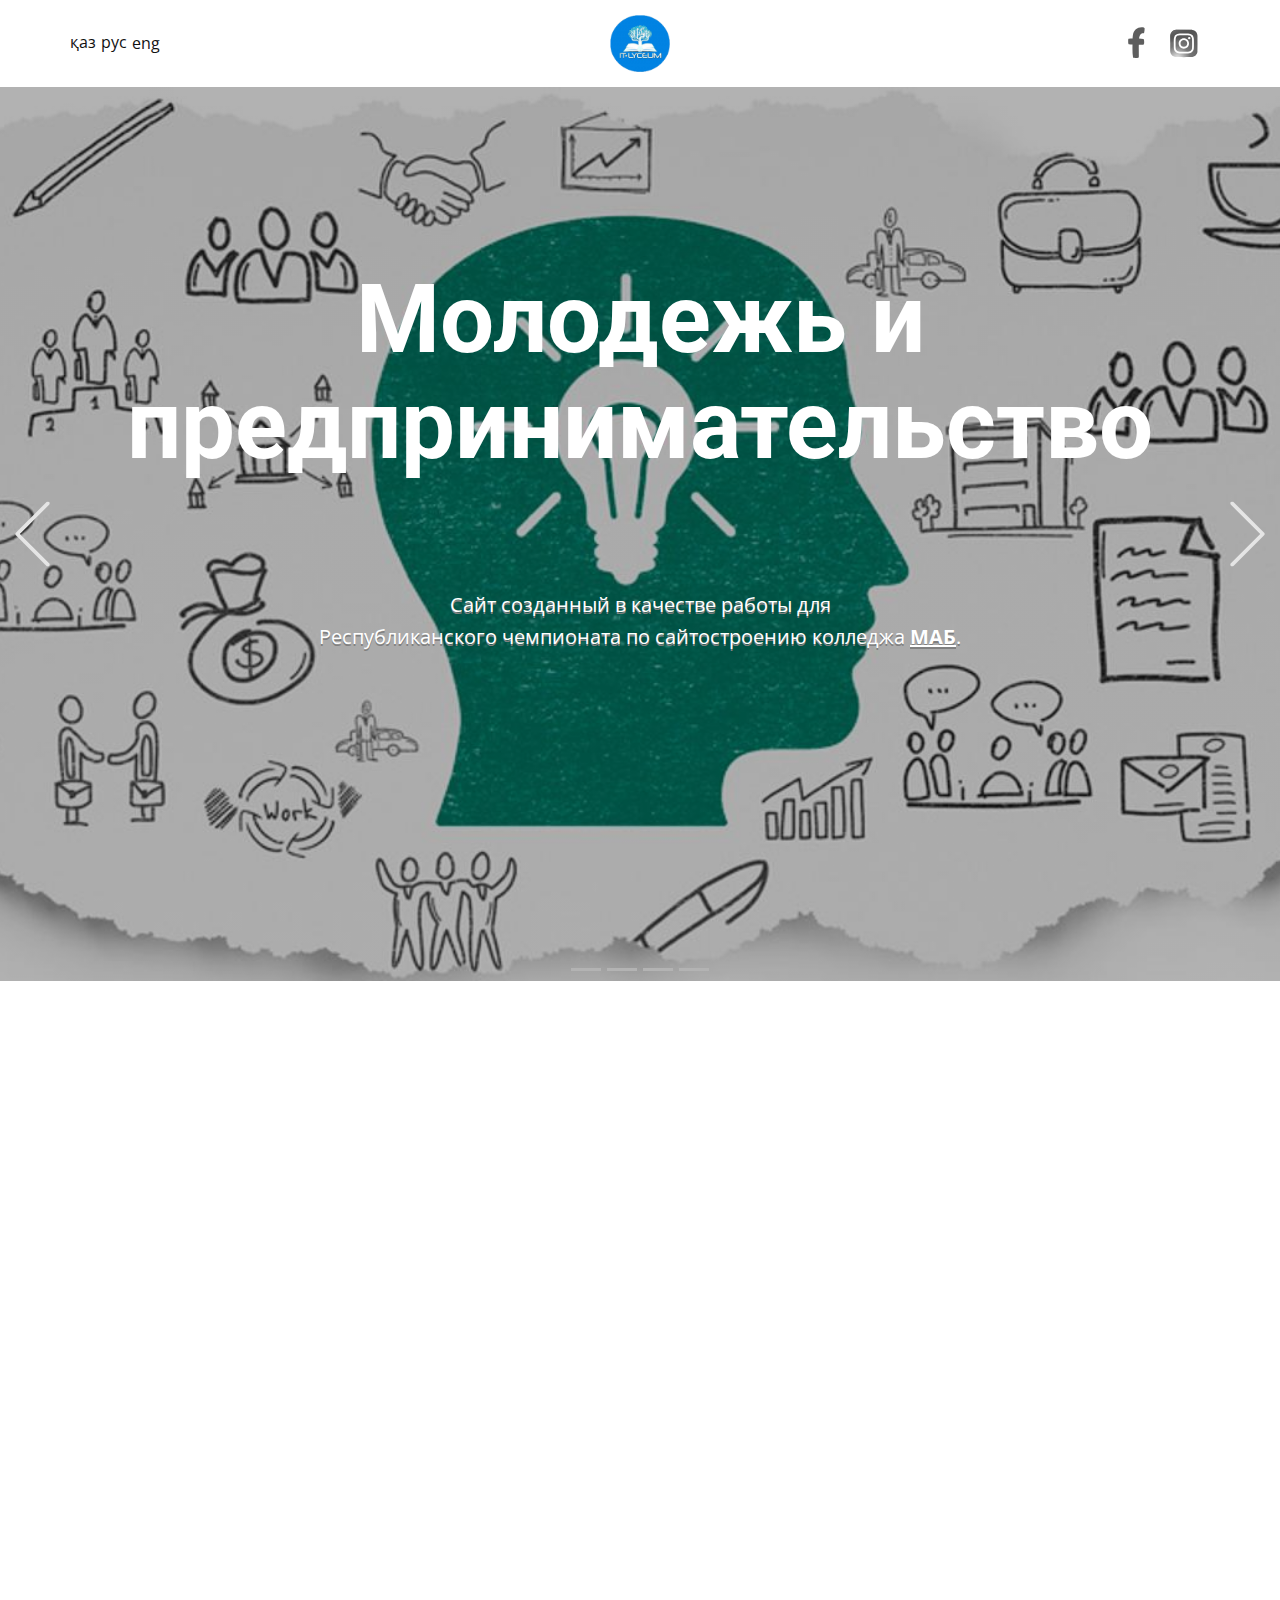
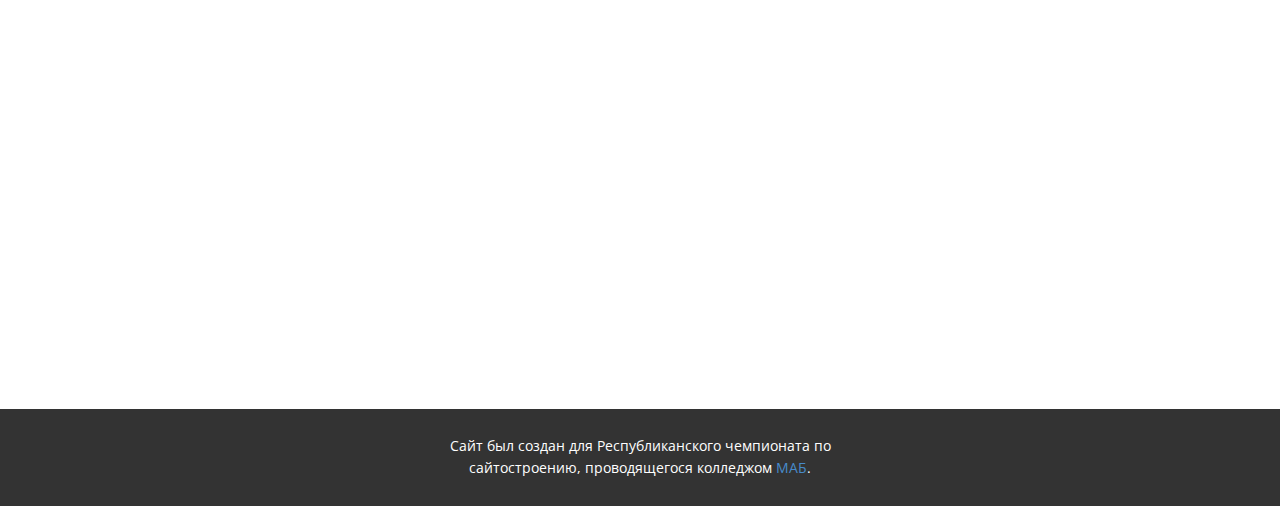
<file: Главная.html>
<!DOCTYPE html>
<html style="font-size: 16px;" lang="ru">
  <head>
    <title>Главная</title>
    <link href="scroll.css" rel="stylesheet">
    <link rel="stylesheet" href="stylesheet.css" media="screen">
    <link rel="stylesheet" href="Главная.css" media="screen">
    <script class="u-script" type="text/javascript" src="jquery.js" defer=""></script>
    <script class="u-script" type="text/javascript" src="u-script.js" defer=""></script>
    <link rel="icon" href="images/favicon.png">

    <link id="u-theme-google-font" rel="stylesheet" href="https://fonts.googleapis.com/css?family=Roboto:100,100i,300,300i,400,400i,500,500i,700,700i,900,900i|Open+Sans:300,300i,400,400i,600,600i,700,700i,800,800i">

  </head>
    <body class="u-body">
        <header class="u-clearfix u-header u-header" id="sec-031f">
            <div class="u-clearfix u-sheet u-valign-middle-sm u-sheet-1">
                <a href="Главная.html" data-page-id="153342050" class="u-image u-logo u-image-1" title="На главную">
                <img src="images/39c91881-2c52-4935-9c41-9efdb3269a8a-removebg.png" class="u-logo-image u-logo-image-1" data-image-width="61.4047">
                </a>
            <div class="u-social-icons u-spacing-10 u-social-icons-1">
                <a class="u-social-url" target="_blank" href="https://facebook.com/AktauIT/">
                    <span class="u-icon u-icon-circle u-social-facebook u-social-type-logo u-icon-1">
                        <svg class="u-svg-link" preserveAspectRatio="xMidYMin slice" xmlns="http://www.w3.org/2000/svg"
                         xmlns:xlink="http://www.w3.org/1999/xlink" x="0px" y="0px" viewBox="-10 -17 267.656 267.656"
                         style="enable-background:new 0 0 227.656 227.656;" xml:space="preserve">
                            <path style="fill:#0071BC;" d="M172.52,4.759c1.467,0.321,2.704,1.375,2.613,3.392c-0.504,10.084-1.054,20.213-3.575,30.022
                            c0.321,2.75-1.375,5.958-4.538,5.546c-22.551-2.979-30.755,17.326-33.689,40.197c10.725,0.642,21.359,1.467,31.718,2.383
                            c1.925,0.183,2.979,1.513,3.208,2.979c0.55,0.367,1.054,0.917,1.283,1.742c1.833,5.959,1.879,12.65,2.017,18.884
                            c0.092,4.904,0.688,10.45-2.613,14.346c0.413,2.292-0.825,4.95-3.896,5.042c-11,0.137-22.138,0.321-33.322,0.413
                            c0,1.1,0,2.2-0.046,3.208c-0.779,29.93,0.504,59.768,0.183,89.652c-0.046,2.338-1.925,3.208-3.621,2.888
                            c-0.229,0.137-0.458,0.321-0.733,0.412c-5.638,1.788-12.009,1.513-17.875,1.696c-5.821,0.137-11.55,0.275-17.326-0.733
                            c-1.421,0.458-3.163,0-3.483-1.879c-5.179-29.609-4.308-60.868-4.171-90.844c0-1.879,0-3.758,0-5.638
                            c-9.121-0.596-18.196-1.513-27.134-2.796c-1.375-0.229-2.063-1.146-2.154-2.2c-3.3-2.2-2.521-7.975-2.567-11.596
                            c-0.138-7.792-1.008-16.821,1.237-24.338c0.229-0.779,0.779-1.283,1.467-1.65c0.412-0.458,1.008-0.779,1.833-0.871
                            c9.121-1.1,18.517-1.742,28.005-2.063c0.458-8.617,1.238-17.234,2.567-25.667c6.279-40.243,40.793-64.673,81.54-55.277
                            C171.145,2.421,172.107,3.521,172.52,4.759z"/>
                        </svg>
                    </span>
                </a>
                
                <a class="u-social-url" target="_blank" href="https://www.instagram.com/itl_aktau/">
                    <span class="u-icon u-icon-circle u-social-instagram u-social-type-logo u-icon-2">
                        <svg class="u-svg-link" preserveAspectRatio="xMidYMin slice"  xmlns="http://www.w3.org/2000/svg" xmlns:xlink="http://www.w3.org/1999/xlink" height="32" width="32" viewBox="-20 -23 169.0312 194.9835">
                            <defs><radialGradient fy="578.088" fx="158.429" gradientTransform="matrix(0 -1.98198 1.8439 0 -1031.399 454.004)" gradientUnits="userSpaceOnUse" xlink:href="#a" r="65" cy="578.088" cx="158.429" id="c"/>
                                <radialGradient fy="473.455" fx="147.694" gradientTransform="matrix(.17394 .86872 -3.5818 .71718 1648.351 -458.493)" gradientUnits="userSpaceOnUse" xlink:href="#b" r="65" cy="473.455" cx="147.694" id="d"/>
                                <linearGradient id="b"><stop stop-color="#3771c8" offset="0"/><stop offset=".128" stop-color="#3771c8"/><stop stop-opacity="0" stop-color="#60f" offset="1"/></linearGradient><linearGradient id="a"><stop stop-color="#fd5" offset="0"/><stop stop-color="#fd5" offset=".1"/><stop stop-color="#ff543e" offset=".5"/><stop stop-color="#c837ab" offset="1"/></linearGradient></defs><path d="M65.033 0C37.891 0 29.953.028 28.41.156c-5.57.463-9.036 1.34-12.812 3.22-2.91 1.445-5.205 3.12-7.47 5.468-4.125 4.282-6.625 9.55-7.53 15.812-.44 3.04-.568 3.66-.594 19.188-.01 5.176 0 11.988 0 21.125 0 27.12.03 35.05.16 36.59.45 5.42 1.3 8.83 3.1 12.56 3.44 7.14 10.01 12.5 17.75 14.5 2.68.69 5.64 1.07 9.44 1.25 1.61.07 18.02.12 34.44.12 16.42 0 32.84-.02 34.41-.1 4.4-.207 6.955-.55 9.78-1.28a27.22 27.22 0 0017.75-14.53c1.765-3.64 2.66-7.18 3.065-12.317.088-1.12.125-18.977.125-36.81 0-17.836-.04-35.66-.128-36.78-.41-5.22-1.305-8.73-3.127-12.44-1.495-3.037-3.155-5.305-5.565-7.624-4.3-4.108-9.56-6.608-15.829-7.512C102.338.157 101.733.027 86.193 0z" fill="url(#c)"/>
                                <path d="M65.033 0C37.891 0 29.953.028 28.41.156c-5.57.463-9.036 1.34-12.812 3.22-2.91 1.445-5.205 3.12-7.47 5.468-4.125 4.282-6.625 9.55-7.53 15.812-.44 3.04-.568 3.66-.594 19.188-.01 5.176 0 11.988 0 21.125 0 27.12.03 35.05.16 36.59.45 5.42 1.3 8.83 3.1 12.56 3.44 7.14 10.01 12.5 17.75 14.5 2.68.69 5.64 1.07 9.44 1.25 1.61.07 18.02.12 34.44.12 16.42 0 32.84-.02 34.41-.1 4.4-.207 6.955-.55 9.78-1.28a27.22 27.22 0 0017.75-14.53c1.765-3.64 2.66-7.18 3.065-12.317.088-1.12.125-18.977.125-36.81 0-17.836-.04-35.66-.128-36.78-.41-5.22-1.305-8.73-3.127-12.44-1.495-3.037-3.155-5.305-5.565-7.624-4.3-4.108-9.56-6.608-15.829-7.512C102.338.157 101.733.027 86.193 0z" fill="url(#d)"/>
                                <path d="M65.003 17c-13.036 0-14.672.057-19.792.29-5.11.234-8.598 1.043-11.65 2.23-3.157 1.226-5.835 2.866-8.503 5.535-2.67 2.668-4.31 5.346-5.54 8.502-1.19 3.053-2 6.542-2.23 11.65C17.06 50.327 17 51.964 17 65s.058 14.667.29 19.787c.235 5.11 1.044 8.598 2.23 11.65 1.227 3.157 2.867 5.835 5.536 8.503 2.667 2.67 5.345 4.314 8.5 5.54 3.054 1.187 6.543 1.996 11.652 2.23 5.12.233 6.755.29 19.79.29 13.037 0 14.668-.057 19.788-.29 5.11-.234 8.602-1.043 11.656-2.23 3.156-1.226 5.83-2.87 8.497-5.54 2.67-2.668 4.31-5.346 5.54-8.502 1.18-3.053 1.99-6.542 2.23-11.65.23-5.12.29-6.752.29-19.788 0-13.036-.06-14.672-.29-19.792-.24-5.11-1.05-8.598-2.23-11.65-1.23-3.157-2.87-5.835-5.54-8.503-2.67-2.67-5.34-4.31-8.5-5.535-3.06-1.187-6.55-1.996-11.66-2.23-5.12-.233-6.75-.29-19.79-.29zm-4.306 8.65c1.278-.002 2.704 0 4.306 0 12.816 0 14.335.046 19.396.276 4.68.214 7.22.996 8.912 1.653 2.24.87 3.837 1.91 5.516 3.59 1.68 1.68 2.72 3.28 3.592 5.52.657 1.69 1.44 4.23 1.653 8.91.23 5.06.28 6.58.28 19.39s-.05 14.33-.28 19.39c-.214 4.68-.996 7.22-1.653 8.91-.87 2.24-1.912 3.835-3.592 5.514-1.68 1.68-3.275 2.72-5.516 3.59-1.69.66-4.232 1.44-8.912 1.654-5.06.23-6.58.28-19.396.28-12.817 0-14.336-.05-19.396-.28-4.68-.216-7.22-.998-8.913-1.655-2.24-.87-3.84-1.91-5.52-3.59-1.68-1.68-2.72-3.276-3.592-5.517-.657-1.69-1.44-4.23-1.653-8.91-.23-5.06-.276-6.58-.276-19.398s.046-14.33.276-19.39c.214-4.68.996-7.22 1.653-8.912.87-2.24 1.912-3.84 3.592-5.52 1.68-1.68 3.28-2.72 5.52-3.592 1.692-.66 4.233-1.44 8.913-1.655 4.428-.2 6.144-.26 15.09-.27zm29.928 7.97a5.76 5.76 0 105.76 5.758c0-3.18-2.58-5.76-5.76-5.76zm-25.622 6.73c-13.613 0-24.65 11.037-24.65 24.65 0 13.613 11.037 24.645 24.65 24.645C78.616 89.645 89.65 78.613 89.65 65S78.615 40.35 65.002 40.35zm0 8.65c8.836 0 16 7.163 16 16 0 8.836-7.164 16-16 16-8.837 0-16-7.164-16-16 0-8.837 7.163-16 16-16z" fill="#fff"/>
                        </svg>
                </span>
          </a>
        </div>
        <p class="u-text u-text-1">
          <a class="u-active-none u-border-none u-btn u-button-link u-button-style u-hover-none u-none u-text-body-color u-text-hover-palette-1-light-2 u-btn-1" href="уй.html" data-page-id="20847282">қаз</a>
        </p>
        <a class="u-active-none u-border-none u-btn u-button-link u-button-style u-hover-none u-none u-text-body-color u-text-hover-palette-1-light-2 u-btn-2" href="Главная.html" data-page-id="153342050">рус</a>
        <a class="u-active-none u-border-none u-btn u-button-link u-button-style u-hover-none u-none u-text-body-color u-text-hover-palette-1-light-2 u-btn-3" href="home.html" data-page-id="32189942">eng</a>
      </div></header>
    <section id="carousel_61c2" class="u-carousel u-carousel-duration-1500 u-slide u-valign-middle-md u-valign-middle-sm u-valign-middle-xs u-block-e0d9-1" data-u-ride="carousel" data-interval="2000" data-pause="false">
      <ol class="u-absolute-hcenter u-carousel-indicators u-block-e0d9-2">
        <li data-u-target="#carousel_61c2" data-u-slide-to="0" class="u-active u-grey-30"></li>
        <li data-u-target="#carousel_61c2" class="u-grey-30" data-u-slide-to="1"></li>
        <li data-u-target="#carousel_61c2" class="u-grey-30" data-u-slide-to="2"></li>
        <li data-u-target="#carousel_61c2" class="u-grey-30" data-u-slide-to="3"></li>
      </ol>
      <div class="u-carousel-inner" role="listbox">
        <div class="u-active u-align-center u-carousel-item u-clearfix u-image u-shading u-section-1-1" src="">
          <div class="u-clearfix u-sheet u-sheet-1">
            <h1 class="u-text u-text-default u-title u-text-1">Молодежь и предпринимательство</h1>
            <p class="u-large-text u-text u-text-variant u-text-2">Сайт созданный в качестве работы для<br>Республиканского чемпионата по сайтостроению колледжа <a href="https://cmab.kz" class="u-active-none u-border-none u-btn u-button-link u-button-style u-hover-none u-none u-text-white u-btn-1" target="_blank">МАБ</a>.
            </p>
          </div>
        </div>
        <div class="u-align-center u-carousel-item u-clearfix u-image u-shading u-section-1-2" src="">
          <div class="u-clearfix u-sheet u-sheet-1">
            <h1 class="u-text u-text-default u-title u-text-1">Причины</h1>
            <p class="u-large-text u-text u-text-default u-text-variant u-text-2">для молодежи начать заниматься предпринимательством</p>
            <a href="Причины.html" data-page-id="529803566" class="u-btn u-button-style u-hover-palette-1-light-2 u-palette-1-base u-btn-1" data-animation-name="pulse" data-animation-duration="1000" data-animation-delay="0" data-animation-direction="">читать</a>
          </div>
        </div>
        <div class="u-align-center u-carousel-item u-clearfix u-image u-shading u-section-1-3" src="">
          <div class="u-clearfix u-sheet u-sheet-1">
            <h1 class="u-text u-text-default u-title u-text-1">Почему не все выбирают предпринимательство? </h1>
            <a href="Почему.html" data-page-id="524124968" class="u-btn u-button-style u-hover-palette-3-light-2 u-palette-3-light-3 u-btn-1" data-animation-name="pulse" data-animation-duration="1000" data-animation-delay="0" data-animation-direction="">Читать</a>
          </div>
        </div>
        <div class="u-align-center u-carousel-item u-clearfix u-image u-shading u-section-1-4" src="">
          <div class="u-clearfix u-sheet u-sheet-1">
            <h1 class="u-text u-text-default u-title u-text-1">Как это можно исправить?</h1>
            <a href="Как.html" data-page-id="30483909" class="u-btn u-button-style u-hover-palette-1-light-2 u-palette-1-base u-btn-1" data-animation-name="pulse" data-animation-duration="1000" data-animation-delay="0" data-animation-direction="">Читать</a>
          </div>
        </div>
      </div>
      <a class="u-absolute-vcenter u-carousel-control u-carousel-control-prev u-icon-circle u-text-grey-10 u-block-e0d9-3" href="#carousel_61c2" role="button" data-u-slide="prev">
        <span aria-hidden="true">
          <svg viewBox="0 0 477.175 477.175"><path d="M145.188,238.575l215.5-215.5c5.3-5.3,5.3-13.8,0-19.1s-13.8-5.3-19.1,0l-225.1,225.1c-5.3,5.3-5.3,13.8,0,19.1l225.1,225
                    c2.6,2.6,6.1,4,9.5,4s6.9-1.3,9.5-4c5.3-5.3,5.3-13.8,0-19.1L145.188,238.575z"></path></svg>
        </span>
        <span class="sr-only">Previous</span>
      </a>
      <a class="u-absolute-vcenter u-carousel-control u-carousel-control-next u-icon-circle u-text-grey-10 u-block-e0d9-4" href="#carousel_61c2" role="button" data-u-slide="next">
        <span aria-hidden="true">
          <svg viewBox="0 0 477.175 477.175"><path d="M360.731,229.075l-225.1-225.1c-5.3-5.3-13.8-5.3-19.1,0s-5.3,13.8,0,19.1l215.5,215.5l-215.5,215.5
                    c-5.3,5.3-5.3,13.8,0,19.1c2.6,2.6,6.1,4,9.5,4c3.4,0,6.9-1.3,9.5-4l225.1-225.1C365.931,242.875,365.931,234.275,360.731,229.075z"></path></svg>
        </span>
        <span class="sr-only">Next</span>
      </a>
    </section>
    <section class="u-clearfix u-section-2" id="sec-910f">
        <div class="intro" id="intro" data-aos="fade-in">
        <div class="u-clearfix u-sheet u-sheet-1">
        <div class="u-container-style u-expanded-width u-group u-opacity u-opacity-85 u-shape-rectangle u-white u-group-1">
          <div class="u-container-layout u-container-layout-1" data-aos="fade-in" data-aos-delay="150">
            <h3 class="u-align-center u-text u-text-default u-text-1">Предпринимательство - деятельность направленная на улучшение общества!</h3>
          </div>
        </div>
        <div class="u-clearfix u-expanded-width u-gutter-10 u-layout-wrap u-layout-wrap-1">
          <div class="u-layout">
            <div class="u-layout-col">
              <div class="u-size-30">
                <div class="u-layout-row">
                  <div class="u-container-style u-image u-layout-cell u-left-cell u-size-27 u-image-1" src="" data-aos="fade-in" data-aos-delay="200">
                    <div class="u-container-layout u-valign-middle u-container-layout-2"></div>
                  </div>
                  <div class="u-align-left u-container-style u-layout-cell u-right-cell u-size-33 u-layout-cell-2">
                    <div class="u-container-layout u-valign-top u-container-layout-3" data-aos="fade-in" data-aos-delay="300">
                      <p class="u-text u-text-2">Как видно из мировой практики, молодежь является основной движущей силой малого и среднего бизнеса ( в развитых странах малый бизнес производит до 70% ВВП и создает от 50 до 60% рабочих мест ). Это, в свою очередь, обеспечит гарантию стабильности и развития Казахстана и в экономическом и политическом плане.</p>
                    </div>
                  </div>
                </div>
              </div>
              <div class="u-size-30">
                <div class="u-layout-row">
                  <div class="u-align-left u-container-style u-layout-cell u-left-cell u-size-60 u-layout-cell-3">
                    <div class="u-container-layout u-container-layout-4" data-aos="fade-in" data-aos-delay="300">
                      <p class="u-text u-text-3">Цель данного сайта - привлечь особое внимание к развитию предпринимательства среди молодежи в нашей стране, путем распространения информации об этой теме. Мы считаем, что предприниматель - главное звено в обществе, так как его труд обеспечивает гарантию стабильности и развития целого общества как в экономическом, так и политическом плане.<br>
                        <br>
                        <br>На этом сайте вы сможете ознакомиться с :<br>
                        <br>
                      </p>
                      <ul class="u-text u-text-4">
                        <li>
                          <a href="Причины.html" data-page-id="529803566" class="u-active-none u-border-none u-btn u-button-link u-button-style u-hover-none u-none u-text-body-color u-text-hover-palette-1-light-2 u-btn-1">Причинами по которым молодежь стремится в препринимательство</a>
                        </li>
                        <li>
                          <a href="Почему.html" data-page-id="524124968" class="u-active-none u-border-none u-btn u-button-link u-button-style u-hover-none u-none u-text-body-color u-text-hover-palette-1-light-2 u-btn-2">Путями, через которые проходит молодежь чтобы стать предпринимателями</a>
                        </li>
                        <li>
                          <a href="Как.html" data-page-id="30483909" class="u-active-none u-border-none u-btn u-button-link u-button-style u-hover-none u-none u-text-body-color u-text-hover-palette-1-light-2 u-btn-3">Решениями, которые повысят эффективность развития предпринимательства среди молодежи</a>
                        </li>
                      </ul>
                    </div>
                  </div>
                </div>
              </div>
            </div>
          </div>
        </div>
      </div>
    </div>
    </section>


    <footer class="u-align-center u-clearfix u-footer u-grey-80 u-footer" id="sec-58fa"><div class="u-clearfix u-sheet u-sheet-1">
        <p class="u-small-text u-text u-text-variant u-text-1">Сайт был создан для Республиканского чемпионата по сайтостроению, проводящегося колледжом <a href="https://cmab.kz" class="u-active-none u-border-none u-btn u-button-link u-button-style u-hover-none u-none u-text-palette-1-base u-btn-1" target="_blank">МАБ</a>.
        </p>
      </div></footer>

      <script src="three.min.js"></script>
      <script src="vanta.net.min.js"></script>
      <script>
        VANTA.NET({
        el: "#intro",
        mouseControls: true,
        touchControls: true,
        gyroControls: false,
        minHeight: 200.00,
        minWidth: 200.00,
        scale: 1.00,
        scaleMobile: 1.00,
        color: 0x707070,
        backgroundColor: 0xfafafa
        })
      </script>

      <script src="scroll.js"> </script>

      <script>
        AOS.init({
          // Global settings:
          disable: false, // accepts following values: 'phone', 'tablet', 'mobile', boolean, expression or function
          startEvent: 'DOMContentLoaded', // name of the event dispatched on the document, that AOS should initialize on
          initClassName: 'aos-init', // class applied after initialization
          animatedClassName: 'aos-animate', // class applied on animation
          useClassNames: false, // if true, will add content of `data-aos` as classes on scroll
          disableMutationObserver: false, // disables automatic mutations' detections (advanced)
          debounceDelay: 50, // the delay on debounce used while resizing window (advanced)
          throttleDelay: 99, // the delay on throttle used while scrolling the page (advanced)


          // Settings that can be overridden on per-element basis, by `data-aos-*` attributes:
          offset: 150, // offset (in px) from the original trigger point
          delay: 0, // values from 0 to 3000, with step 50ms
          duration: 1000, // values from 0 to 3000, with step 50ms
          easing: 'ease', // default easing for AOS animations
          once: true, // whether animation should happen only once - while scrolling down
          mirror: false, // whether elements should animate out while scrolling past them
          anchorPlacement: 'top-bottom', // defines which position of the element regarding to window should trigger the animation
        });
      </script>

  </body>
</html>
</file>
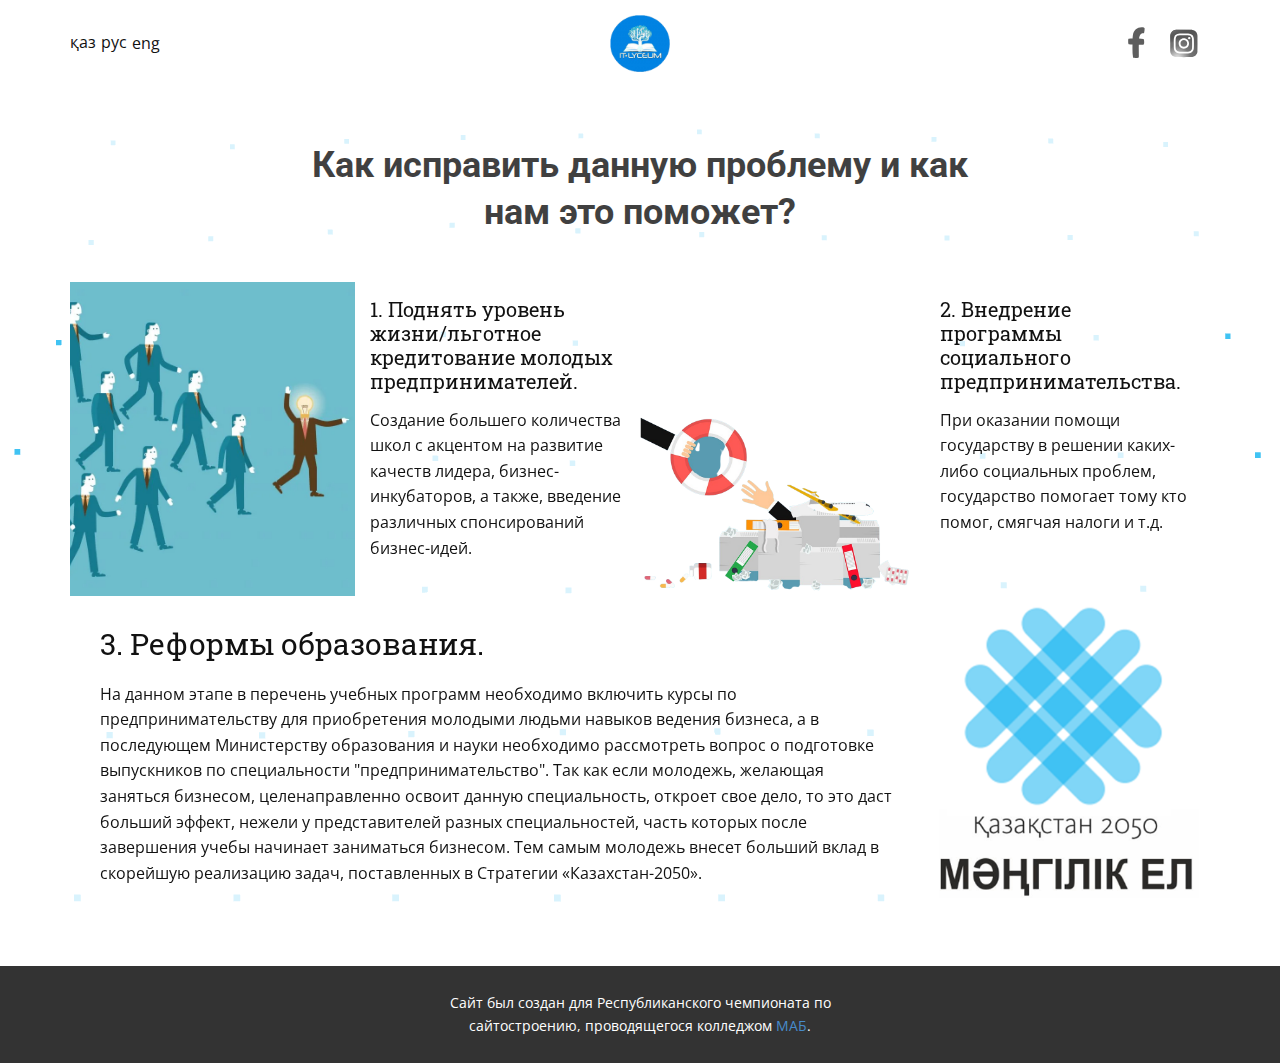
<file: Как.html>
<!DOCTYPE html>
<html style="font-size: 16px;" lang="ru">
  <head>
    <title>Как это можно исправить?</title>
    <link rel="stylesheet" href="stylesheet.css" media="screen">
    <link href="scroll.css" rel="stylesheet">
    <link rel="stylesheet" href="Как.css" media="screen">
    <script class="u-script" type="text/javascript" src="jquery.js" defer=""></script>
    <script class="u-script" type="text/javascript" src="u-script.js" defer=""></script>
    <link rel="icon" href="images/favicon.png">
    <link id="u-theme-google-font" rel="stylesheet" href="https://fonts.googleapis.com/css?family=Roboto:100,100i,300,300i,400,400i,500,500i,700,700i,900,900i|Open+Sans:300,300i,400,400i,600,600i,700,700i,800,800i">
    <link id="u-page-google-font" rel="stylesheet" href="https://fonts.googleapis.com/css?family=Roboto+Slab:100,300,400,700">
    
</head>
  <body class="u-body"><header class="u-clearfix u-header u-header" id="sec-031f"><div class="u-clearfix u-sheet u-valign-middle-sm u-sheet-1">
        <a href="Главная.html" data-page-id="153342050" class="u-image u-logo u-image-1" title="На главную">
          <img src="images/39c91881-2c52-4935-9c41-9efdb3269a8a-removebg.png" class="u-logo-image u-logo-image-1" data-image-width="61.4047">
        </a>
        <div class="u-social-icons u-spacing-10 u-social-icons-1">
          <a class="u-social-url" target="_blank" href="https://facebook.com/AktauIT/">
              <span class="u-icon u-icon-circle u-social-facebook u-social-type-logo u-icon-1">
                <svg class="u-svg-link" preserveAspectRatio="xMidYMin slice" xmlns="http://www.w3.org/2000/svg"
                 xmlns:xlink="http://www.w3.org/1999/xlink" x="0px" y="0px" viewBox="-10 -17 267.656 267.656"
                 style="enable-background:new 0 0 227.656 227.656;" xml:space="preserve">
                    <path style="fill:#0071BC;" d="M172.52,4.759c1.467,0.321,2.704,1.375,2.613,3.392c-0.504,10.084-1.054,20.213-3.575,30.022
                    c0.321,2.75-1.375,5.958-4.538,5.546c-22.551-2.979-30.755,17.326-33.689,40.197c10.725,0.642,21.359,1.467,31.718,2.383
                    c1.925,0.183,2.979,1.513,3.208,2.979c0.55,0.367,1.054,0.917,1.283,1.742c1.833,5.959,1.879,12.65,2.017,18.884
                    c0.092,4.904,0.688,10.45-2.613,14.346c0.413,2.292-0.825,4.95-3.896,5.042c-11,0.137-22.138,0.321-33.322,0.413
                    c0,1.1,0,2.2-0.046,3.208c-0.779,29.93,0.504,59.768,0.183,89.652c-0.046,2.338-1.925,3.208-3.621,2.888
                    c-0.229,0.137-0.458,0.321-0.733,0.412c-5.638,1.788-12.009,1.513-17.875,1.696c-5.821,0.137-11.55,0.275-17.326-0.733
                    c-1.421,0.458-3.163,0-3.483-1.879c-5.179-29.609-4.308-60.868-4.171-90.844c0-1.879,0-3.758,0-5.638
                    c-9.121-0.596-18.196-1.513-27.134-2.796c-1.375-0.229-2.063-1.146-2.154-2.2c-3.3-2.2-2.521-7.975-2.567-11.596
                    c-0.138-7.792-1.008-16.821,1.237-24.338c0.229-0.779,0.779-1.283,1.467-1.65c0.412-0.458,1.008-0.779,1.833-0.871
                    c9.121-1.1,18.517-1.742,28.005-2.063c0.458-8.617,1.238-17.234,2.567-25.667c6.279-40.243,40.793-64.673,81.54-55.277
                    C171.145,2.421,172.107,3.521,172.52,4.759z"/>
                </svg>
            </span>
          </a>
          <a class="u-social-url" target="_blank" href="https://www.instagram.com/itl_aktau/">
              <span class="u-icon u-icon-circle u-social-instagram u-social-type-logo u-icon-2">
                  <svg class="u-svg-link" preserveAspectRatio="xMidYMin slice"  xmlns="http://www.w3.org/2000/svg" xmlns:xlink="http://www.w3.org/1999/xlink" height="32" width="32" viewBox="-20 -23 169.0312 194.9835"><defs><radialGradient fy="578.088" fx="158.429" gradientTransform="matrix(0 -1.98198 1.8439 0 -1031.399 454.004)" gradientUnits="userSpaceOnUse" xlink:href="#a" r="65" cy="578.088" cx="158.429" id="c"/><radialGradient fy="473.455" fx="147.694" gradientTransform="matrix(.17394 .86872 -3.5818 .71718 1648.351 -458.493)" gradientUnits="userSpaceOnUse" xlink:href="#b" r="65" cy="473.455" cx="147.694" id="d"/><linearGradient id="b"><stop stop-color="#3771c8" offset="0"/><stop offset=".128" stop-color="#3771c8"/><stop stop-opacity="0" stop-color="#60f" offset="1"/></linearGradient><linearGradient id="a"><stop stop-color="#fd5" offset="0"/><stop stop-color="#fd5" offset=".1"/><stop stop-color="#ff543e" offset=".5"/><stop stop-color="#c837ab" offset="1"/></linearGradient></defs><path d="M65.033 0C37.891 0 29.953.028 28.41.156c-5.57.463-9.036 1.34-12.812 3.22-2.91 1.445-5.205 3.12-7.47 5.468-4.125 4.282-6.625 9.55-7.53 15.812-.44 3.04-.568 3.66-.594 19.188-.01 5.176 0 11.988 0 21.125 0 27.12.03 35.05.16 36.59.45 5.42 1.3 8.83 3.1 12.56 3.44 7.14 10.01 12.5 17.75 14.5 2.68.69 5.64 1.07 9.44 1.25 1.61.07 18.02.12 34.44.12 16.42 0 32.84-.02 34.41-.1 4.4-.207 6.955-.55 9.78-1.28a27.22 27.22 0 0017.75-14.53c1.765-3.64 2.66-7.18 3.065-12.317.088-1.12.125-18.977.125-36.81 0-17.836-.04-35.66-.128-36.78-.41-5.22-1.305-8.73-3.127-12.44-1.495-3.037-3.155-5.305-5.565-7.624-4.3-4.108-9.56-6.608-15.829-7.512C102.338.157 101.733.027 86.193 0z" fill="url(#c)"/>
                    <path d="M65.033 0C37.891 0 29.953.028 28.41.156c-5.57.463-9.036 1.34-12.812 3.22-2.91 1.445-5.205 3.12-7.47 5.468-4.125 4.282-6.625 9.55-7.53 15.812-.44 3.04-.568 3.66-.594 19.188-.01 5.176 0 11.988 0 21.125 0 27.12.03 35.05.16 36.59.45 5.42 1.3 8.83 3.1 12.56 3.44 7.14 10.01 12.5 17.75 14.5 2.68.69 5.64 1.07 9.44 1.25 1.61.07 18.02.12 34.44.12 16.42 0 32.84-.02 34.41-.1 4.4-.207 6.955-.55 9.78-1.28a27.22 27.22 0 0017.75-14.53c1.765-3.64 2.66-7.18 3.065-12.317.088-1.12.125-18.977.125-36.81 0-17.836-.04-35.66-.128-36.78-.41-5.22-1.305-8.73-3.127-12.44-1.495-3.037-3.155-5.305-5.565-7.624-4.3-4.108-9.56-6.608-15.829-7.512C102.338.157 101.733.027 86.193 0z" fill="url(#d)"/>
                    <path d="M65.003 17c-13.036 0-14.672.057-19.792.29-5.11.234-8.598 1.043-11.65 2.23-3.157 1.226-5.835 2.866-8.503 5.535-2.67 2.668-4.31 5.346-5.54 8.502-1.19 3.053-2 6.542-2.23 11.65C17.06 50.327 17 51.964 17 65s.058 14.667.29 19.787c.235 5.11 1.044 8.598 2.23 11.65 1.227 3.157 2.867 5.835 5.536 8.503 2.667 2.67 5.345 4.314 8.5 5.54 3.054 1.187 6.543 1.996 11.652 2.23 5.12.233 6.755.29 19.79.29 13.037 0 14.668-.057 19.788-.29 5.11-.234 8.602-1.043 11.656-2.23 3.156-1.226 5.83-2.87 8.497-5.54 2.67-2.668 4.31-5.346 5.54-8.502 1.18-3.053 1.99-6.542 2.23-11.65.23-5.12.29-6.752.29-19.788 0-13.036-.06-14.672-.29-19.792-.24-5.11-1.05-8.598-2.23-11.65-1.23-3.157-2.87-5.835-5.54-8.503-2.67-2.67-5.34-4.31-8.5-5.535-3.06-1.187-6.55-1.996-11.66-2.23-5.12-.233-6.75-.29-19.79-.29zm-4.306 8.65c1.278-.002 2.704 0 4.306 0 12.816 0 14.335.046 19.396.276 4.68.214 7.22.996 8.912 1.653 2.24.87 3.837 1.91 5.516 3.59 1.68 1.68 2.72 3.28 3.592 5.52.657 1.69 1.44 4.23 1.653 8.91.23 5.06.28 6.58.28 19.39s-.05 14.33-.28 19.39c-.214 4.68-.996 7.22-1.653 8.91-.87 2.24-1.912 3.835-3.592 5.514-1.68 1.68-3.275 2.72-5.516 3.59-1.69.66-4.232 1.44-8.912 1.654-5.06.23-6.58.28-19.396.28-12.817 0-14.336-.05-19.396-.28-4.68-.216-7.22-.998-8.913-1.655-2.24-.87-3.84-1.91-5.52-3.59-1.68-1.68-2.72-3.276-3.592-5.517-.657-1.69-1.44-4.23-1.653-8.91-.23-5.06-.276-6.58-.276-19.398s.046-14.33.276-19.39c.214-4.68.996-7.22 1.653-8.912.87-2.24 1.912-3.84 3.592-5.52 1.68-1.68 3.28-2.72 5.52-3.592 1.692-.66 4.233-1.44 8.913-1.655 4.428-.2 6.144-.26 15.09-.27zm29.928 7.97a5.76 5.76 0 105.76 5.758c0-3.18-2.58-5.76-5.76-5.76zm-25.622 6.73c-13.613 0-24.65 11.037-24.65 24.65 0 13.613 11.037 24.645 24.65 24.645C78.616 89.645 89.65 78.613 89.65 65S78.615 40.35 65.002 40.35zm0 8.65c8.836 0 16 7.163 16 16 0 8.836-7.164 16-16 16-8.837 0-16-7.164-16-16 0-8.837 7.163-16 16-16z" fill="#fff"/>
                  </svg>
            </span>
          </a>
        </div>
        <p class="u-text u-text-1">
          <a class="u-active-none u-border-none u-btn u-button-link u-button-style u-hover-none u-none u-text-body-color u-text-hover-palette-1-light-2 u-btn-1" href="калай.html" data-page-id="20847282">қаз</a>
        </p>
        <a class="u-active-none u-border-none u-btn u-button-link u-button-style u-hover-none u-none u-text-body-color u-text-hover-palette-1-light-2 u-btn-2" href="Как.html" data-page-id="153342050">рус</a>
        <a class="u-active-none u-border-none u-btn u-button-link u-button-style u-hover-none u-none u-text-body-color u-text-hover-palette-1-light-2 u-btn-3" href="how.html" data-page-id="32189942">eng</a>
      </div></header>
    <section class="u-clearfix u-section-1" id="sec-1962">
     <div class="intro" id="intro" data-aos="fade-in" data-aos-delay="300">
        <div class="u-clearfix u-sheet u-valign-middle-md u-valign-middle-sm u-valign-middle-xs u-sheet-1">
        <div class="u-container-style u-expanded-width u-group u-opacity-80 u-shape-rectangle u-white u-group-1">
          <div class="u-container-layout u-valign-top u-container-layout-1">
            <h2 class="u-align-center u-text u-text-1">Как исправить данную проблему и как нам это поможет?</h2>
          </div>
        </div>
        <div class="u-clearfix u-expanded-width u-gutter-0 u-layout-wrap u-layout-wrap-1">
          <div class="u-layout">
            <div class="u-layout-col">
              <div class="u-size-30">
                <div class="u-layout-row">
                  <div class="u-container-style u-image u-layout-cell u-left-cell u-size-15 u-size-30-md u-image-1" src="" data-image-width="1024" data-image-height="724">
                    <div class="u-container-layout u-valign-middle u-container-layout-2"></div>
                  </div>
                  <div class="u-align-left u-container-style u-opacity-80 u-layout-cell u-size-15 u-size-30-md u-white u-layout-cell-2">
                    <div class="u-container-layout u-valign-top u-container-layout-3">
                      <h3 class="u-custom-font u-font-roboto-slab u-text u-text-2">1. Поднять уровень жизни/льготное кредитование молодых предпринимателей.&nbsp;<br>
                      </h3>
                      <p class="u-text u-text-3">Создание большего количества школ с акцентом на развитие качеств лидера, бизнес-инкубаторов, а также, введение различных спонсирований бизнес-идей.<br>
                      </p>
                    </div>
                  </div>
                  <div class="u-container-style u-image u-opacity-80 u-layout-cell u-size-15 u-size-30-md u-image-2" src="">
                    <div class="u-container-layout u-valign-middle u-container-layout-4"></div>
                  </div>
                  <div class="u-align-left u-container-style u-opacity-80 u-layout-cell u-right-cell u-size-15 u-size-30-md u-white u-layout-cell-4">
                    <div class="u-container-layout u-valign-top u-container-layout-5">
                      <h3 class="u-custom-font u-font-roboto-slab u-text u-text-4">2. Внедрение программы социального предпринимательства.</h3>
                      <p class="u-text u-text-5">При оказании помощи государству в решении каких-либо социальных проблем, государство помогает тому кто помог, смягчая налоги и т.д.</p>
                    </div>
                  </div>
                </div>
              </div>
              <div class="u-size-30">
                <div class="u-layout-row">
                  <div class="u-align-left u-container-style u-opacity-80 u-layout-cell u-left-cell u-size-45 u-white u-layout-cell-5">
                    <div class="u-container-layout u-valign-middle u-container-layout-6">
                      <h3 class="u-custom-font u-font-roboto-slab u-text u-text-6">3. Реформы образования.</h3>
                      <p class="u-text u-text-7">На данном этапе в перечень учебных программ необходимо включить курсы по предпринимательству для приобретения молодыми людьми навыков ведения бизнеса, а в последующем Министерству образования и науки необходимо рассмотреть вопрос о подготовке выпускников по специальности "предпринимательство". Так как если  молодежь, желающая заняться бизнесом, целенаправленно освоит данную специальность, откроет свое дело, то это даст больший эффект, нежели у представителей разных специальностей, часть которых после завершения учебы начинает заниматься бизнесом. Тем самым молодежь внесет больший вклад в скорейшую реализацию задач, поставленных в Стратегии «Казахстан-2050».</p>
                    </div>
                  </div>
                  <div class="u-container-style u-image u-layout-cell u-right-cell u-size-15 u-image-3" src="">
                    <div class="u-container-layout u-valign-middle u-container-layout-7"></div>
                  </div>
                </div>
              </div>
            </div>
          </div>
        </div>
      </div>
    </div>
    </section>
    
    
    <footer class="u-align-center u-clearfix u-footer u-grey-80 u-footer" id="sec-58fa"><div class="u-clearfix u-sheet u-sheet-1">
        <p class="u-small-text u-text u-text-variant u-text-1">Сайт был создан для Республиканского чемпионата по сайтостроению, проводящегося колледжом <a href="https://cmab.kz" class="u-active-none u-border-none u-btn u-button-link u-button-style u-hover-none u-none u-text-palette-1-base u-btn-1" target="_blank">МАБ</a>.
        </p>
      </div></footer>
      
       <script src="scroll.js"> </script>
      
      <script>
        AOS.init({
          // Global settings:
          disable: false, // accepts following values: 'phone', 'tablet', 'mobile', boolean, expression or function
          startEvent: 'DOMContentLoaded', // name of the event dispatched on the document, that AOS should initialize on
          initClassName: 'aos-init', // class applied after initialization
          animatedClassName: 'aos-animate', // class applied on animation
          useClassNames: false, // if true, will add content of `data-aos` as classes on scroll
          disableMutationObserver: false, // disables automatic mutations' detections (advanced)
          debounceDelay: 50, // the delay on debounce used while resizing window (advanced)
          throttleDelay: 99, // the delay on throttle used while scrolling the page (advanced)


          // Settings that can be overridden on per-element basis, by `data-aos-*` attributes:
          offset: 150, // offset (in px) from the original trigger point
          delay: 0, // values from 0 to 3000, with step 50ms
          duration: 1800, // values from 0 to 3000, with step 50ms
          easing: 'ease', // default easing for AOS animations
          once: true, // whether animation should happen only once - while scrolling down
          mirror: false, // whether elements should animate out while scrolling past them
          anchorPlacement: 'top-bottom', // defines which position of the element regarding to window should trigger the animation
        });
      </script>  
      
      <script src="three.min.js"></script>
        <script src="vanta.dots.min.js"></script>
        <script>
        VANTA.DOTS({
          el: "#intro",
          mouseControls: true,
          touchControls: true,
          gyroControls: false,
          minHeight: 200.00,
          minWidth: 200.00,
          scale: 1.00,
          scaleMobile: 1.00,
          color: 0x40c3f3,
          color2: 0xffffff,
          backgroundColor: 0xffffff,
          size: 5.30,
          spacing: 60.00
        })
        </script>
      
  </body>
</html>
</file>
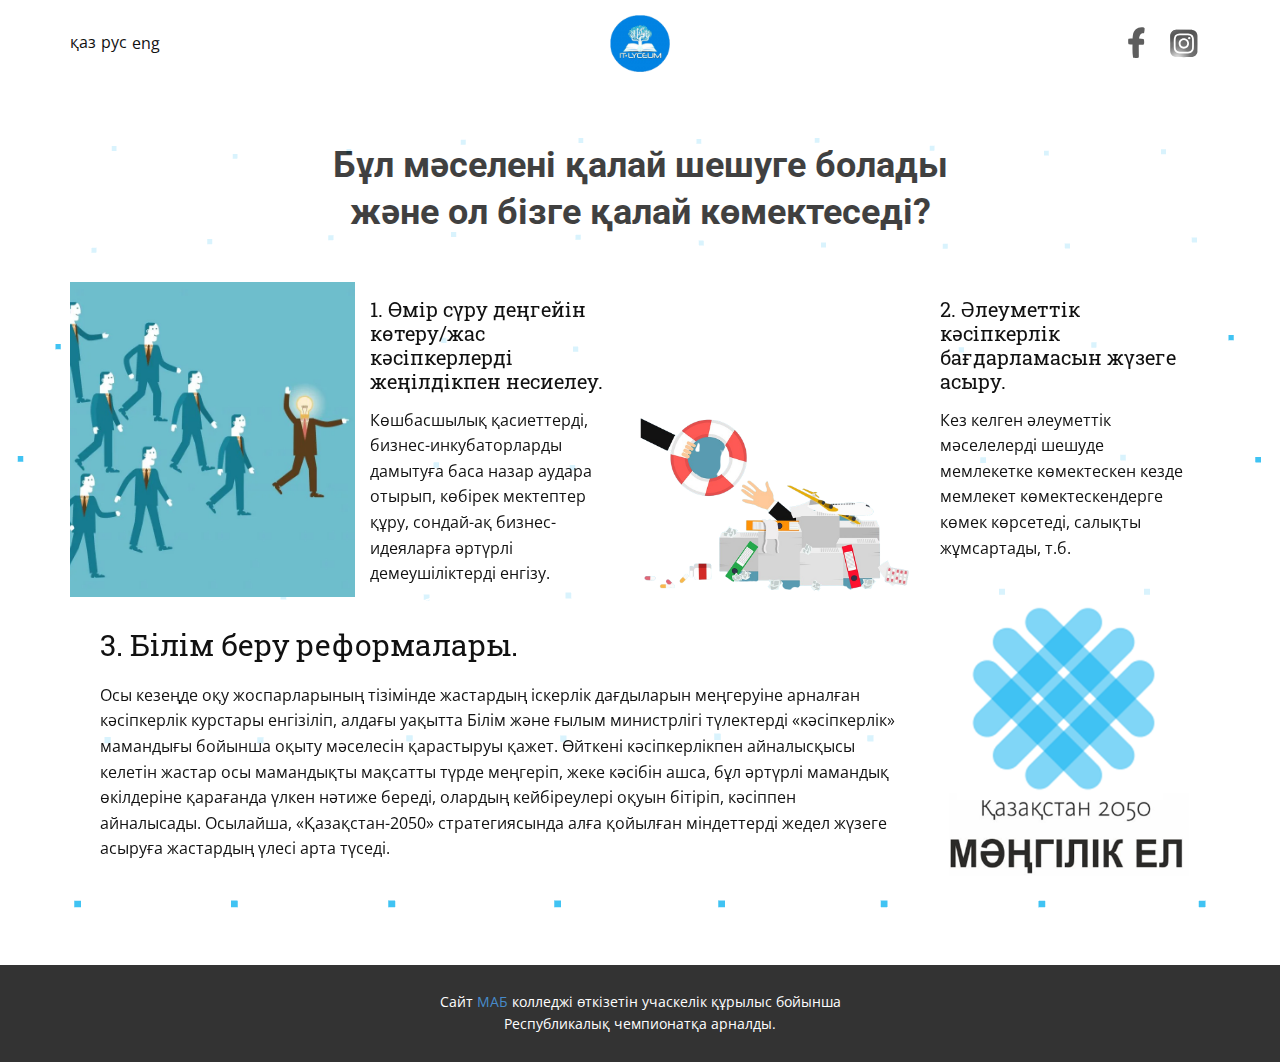
<file: калай.html>
<!DOCTYPE html>
<html style="font-size: 16px;" lang="ru">
  <head>
    <title>Бұл мәселені қалай шешуге болады?</title>
    <link rel="stylesheet" href="stylesheet.css" media="screen">
    <link rel="stylesheet" href="калай.css" media="screen">
    <script class="u-script" type="text/javascript" src="jquery.js" defer=""></script>
    <script class="u-script" type="text/javascript" src="u-script.js" defer=""></script>
    <link rel="icon" href="images/favicon.png">
    <link href="scroll.css" rel="stylesheet">
    <link id="u-theme-google-font" rel="stylesheet" href="https://fonts.googleapis.com/css?family=Roboto:100,100i,300,300i,400,400i,500,500i,700,700i,900,900i|Open+Sans:300,300i,400,400i,600,600i,700,700i,800,800i">
    <link id="u-page-google-font" rel="stylesheet" href="https://fonts.googleapis.com/css?family=Roboto+Slab:100,300,400,700">
    
</head>
  <body class="u-body"><header class="u-clearfix u-header u-header" id="sec-031f"><div class="u-clearfix u-sheet u-valign-middle-sm u-sheet-1">
        <a href="уй.html" data-page-id="153342050" class="u-image u-logo u-image-1" title="Үй">
          <img src="images/39c91881-2c52-4935-9c41-9efdb3269a8a-removebg.png" class="u-logo-image u-logo-image-1" data-image-width="61.4047">
        </a>
        <div class="u-social-icons u-spacing-10 u-social-icons-1">
          <a class="u-social-url" target="_blank" href="https://facebook.com/AktauIT/">
              <span class="u-icon u-icon-circle u-social-facebook u-social-type-logo u-icon-1">
                <svg class="u-svg-link" preserveAspectRatio="xMidYMin slice" xmlns="http://www.w3.org/2000/svg"
                 xmlns:xlink="http://www.w3.org/1999/xlink" x="0px" y="0px" viewBox="-10 -17 267.656 267.656"
                 style="enable-background:new 0 0 227.656 227.656;" xml:space="preserve">
                    <path style="fill:#0071BC;" d="M172.52,4.759c1.467,0.321,2.704,1.375,2.613,3.392c-0.504,10.084-1.054,20.213-3.575,30.022
                    c0.321,2.75-1.375,5.958-4.538,5.546c-22.551-2.979-30.755,17.326-33.689,40.197c10.725,0.642,21.359,1.467,31.718,2.383
                    c1.925,0.183,2.979,1.513,3.208,2.979c0.55,0.367,1.054,0.917,1.283,1.742c1.833,5.959,1.879,12.65,2.017,18.884
                    c0.092,4.904,0.688,10.45-2.613,14.346c0.413,2.292-0.825,4.95-3.896,5.042c-11,0.137-22.138,0.321-33.322,0.413
                    c0,1.1,0,2.2-0.046,3.208c-0.779,29.93,0.504,59.768,0.183,89.652c-0.046,2.338-1.925,3.208-3.621,2.888
                    c-0.229,0.137-0.458,0.321-0.733,0.412c-5.638,1.788-12.009,1.513-17.875,1.696c-5.821,0.137-11.55,0.275-17.326-0.733
                    c-1.421,0.458-3.163,0-3.483-1.879c-5.179-29.609-4.308-60.868-4.171-90.844c0-1.879,0-3.758,0-5.638
                    c-9.121-0.596-18.196-1.513-27.134-2.796c-1.375-0.229-2.063-1.146-2.154-2.2c-3.3-2.2-2.521-7.975-2.567-11.596
                    c-0.138-7.792-1.008-16.821,1.237-24.338c0.229-0.779,0.779-1.283,1.467-1.65c0.412-0.458,1.008-0.779,1.833-0.871
                    c9.121-1.1,18.517-1.742,28.005-2.063c0.458-8.617,1.238-17.234,2.567-25.667c6.279-40.243,40.793-64.673,81.54-55.277
                    C171.145,2.421,172.107,3.521,172.52,4.759z"/>
                </svg>
            </span>
          </a>
          <a class="u-social-url" target="_blank" href="https://www.instagram.com/itl_aktau/">
              <span class="u-icon u-icon-circle u-social-instagram u-social-type-logo u-icon-2">
                  <svg class="u-svg-link" preserveAspectRatio="xMidYMin slice"  xmlns="http://www.w3.org/2000/svg" xmlns:xlink="http://www.w3.org/1999/xlink" height="32" width="32" viewBox="-20 -23 169.0312 194.9835"><defs><radialGradient fy="578.088" fx="158.429" gradientTransform="matrix(0 -1.98198 1.8439 0 -1031.399 454.004)" gradientUnits="userSpaceOnUse" xlink:href="#a" r="65" cy="578.088" cx="158.429" id="c"/><radialGradient fy="473.455" fx="147.694" gradientTransform="matrix(.17394 .86872 -3.5818 .71718 1648.351 -458.493)" gradientUnits="userSpaceOnUse" xlink:href="#b" r="65" cy="473.455" cx="147.694" id="d"/><linearGradient id="b"><stop stop-color="#3771c8" offset="0"/><stop offset=".128" stop-color="#3771c8"/><stop stop-opacity="0" stop-color="#60f" offset="1"/></linearGradient><linearGradient id="a"><stop stop-color="#fd5" offset="0"/><stop stop-color="#fd5" offset=".1"/><stop stop-color="#ff543e" offset=".5"/><stop stop-color="#c837ab" offset="1"/></linearGradient></defs><path d="M65.033 0C37.891 0 29.953.028 28.41.156c-5.57.463-9.036 1.34-12.812 3.22-2.91 1.445-5.205 3.12-7.47 5.468-4.125 4.282-6.625 9.55-7.53 15.812-.44 3.04-.568 3.66-.594 19.188-.01 5.176 0 11.988 0 21.125 0 27.12.03 35.05.16 36.59.45 5.42 1.3 8.83 3.1 12.56 3.44 7.14 10.01 12.5 17.75 14.5 2.68.69 5.64 1.07 9.44 1.25 1.61.07 18.02.12 34.44.12 16.42 0 32.84-.02 34.41-.1 4.4-.207 6.955-.55 9.78-1.28a27.22 27.22 0 0017.75-14.53c1.765-3.64 2.66-7.18 3.065-12.317.088-1.12.125-18.977.125-36.81 0-17.836-.04-35.66-.128-36.78-.41-5.22-1.305-8.73-3.127-12.44-1.495-3.037-3.155-5.305-5.565-7.624-4.3-4.108-9.56-6.608-15.829-7.512C102.338.157 101.733.027 86.193 0z" fill="url(#c)"/>
                    <path d="M65.033 0C37.891 0 29.953.028 28.41.156c-5.57.463-9.036 1.34-12.812 3.22-2.91 1.445-5.205 3.12-7.47 5.468-4.125 4.282-6.625 9.55-7.53 15.812-.44 3.04-.568 3.66-.594 19.188-.01 5.176 0 11.988 0 21.125 0 27.12.03 35.05.16 36.59.45 5.42 1.3 8.83 3.1 12.56 3.44 7.14 10.01 12.5 17.75 14.5 2.68.69 5.64 1.07 9.44 1.25 1.61.07 18.02.12 34.44.12 16.42 0 32.84-.02 34.41-.1 4.4-.207 6.955-.55 9.78-1.28a27.22 27.22 0 0017.75-14.53c1.765-3.64 2.66-7.18 3.065-12.317.088-1.12.125-18.977.125-36.81 0-17.836-.04-35.66-.128-36.78-.41-5.22-1.305-8.73-3.127-12.44-1.495-3.037-3.155-5.305-5.565-7.624-4.3-4.108-9.56-6.608-15.829-7.512C102.338.157 101.733.027 86.193 0z" fill="url(#d)"/>
                    <path d="M65.003 17c-13.036 0-14.672.057-19.792.29-5.11.234-8.598 1.043-11.65 2.23-3.157 1.226-5.835 2.866-8.503 5.535-2.67 2.668-4.31 5.346-5.54 8.502-1.19 3.053-2 6.542-2.23 11.65C17.06 50.327 17 51.964 17 65s.058 14.667.29 19.787c.235 5.11 1.044 8.598 2.23 11.65 1.227 3.157 2.867 5.835 5.536 8.503 2.667 2.67 5.345 4.314 8.5 5.54 3.054 1.187 6.543 1.996 11.652 2.23 5.12.233 6.755.29 19.79.29 13.037 0 14.668-.057 19.788-.29 5.11-.234 8.602-1.043 11.656-2.23 3.156-1.226 5.83-2.87 8.497-5.54 2.67-2.668 4.31-5.346 5.54-8.502 1.18-3.053 1.99-6.542 2.23-11.65.23-5.12.29-6.752.29-19.788 0-13.036-.06-14.672-.29-19.792-.24-5.11-1.05-8.598-2.23-11.65-1.23-3.157-2.87-5.835-5.54-8.503-2.67-2.67-5.34-4.31-8.5-5.535-3.06-1.187-6.55-1.996-11.66-2.23-5.12-.233-6.75-.29-19.79-.29zm-4.306 8.65c1.278-.002 2.704 0 4.306 0 12.816 0 14.335.046 19.396.276 4.68.214 7.22.996 8.912 1.653 2.24.87 3.837 1.91 5.516 3.59 1.68 1.68 2.72 3.28 3.592 5.52.657 1.69 1.44 4.23 1.653 8.91.23 5.06.28 6.58.28 19.39s-.05 14.33-.28 19.39c-.214 4.68-.996 7.22-1.653 8.91-.87 2.24-1.912 3.835-3.592 5.514-1.68 1.68-3.275 2.72-5.516 3.59-1.69.66-4.232 1.44-8.912 1.654-5.06.23-6.58.28-19.396.28-12.817 0-14.336-.05-19.396-.28-4.68-.216-7.22-.998-8.913-1.655-2.24-.87-3.84-1.91-5.52-3.59-1.68-1.68-2.72-3.276-3.592-5.517-.657-1.69-1.44-4.23-1.653-8.91-.23-5.06-.276-6.58-.276-19.398s.046-14.33.276-19.39c.214-4.68.996-7.22 1.653-8.912.87-2.24 1.912-3.84 3.592-5.52 1.68-1.68 3.28-2.72 5.52-3.592 1.692-.66 4.233-1.44 8.913-1.655 4.428-.2 6.144-.26 15.09-.27zm29.928 7.97a5.76 5.76 0 105.76 5.758c0-3.18-2.58-5.76-5.76-5.76zm-25.622 6.73c-13.613 0-24.65 11.037-24.65 24.65 0 13.613 11.037 24.645 24.65 24.645C78.616 89.645 89.65 78.613 89.65 65S78.615 40.35 65.002 40.35zm0 8.65c8.836 0 16 7.163 16 16 0 8.836-7.164 16-16 16-8.837 0-16-7.164-16-16 0-8.837 7.163-16 16-16z" fill="#fff"/>
                  </svg>
            </span>
          </a>
        </div>
        <p class="u-text u-text-1">
          <a class="u-active-none u-border-none u-btn u-button-link u-button-style u-hover-none u-none u-text-body-color u-text-hover-palette-1-light-2 u-btn-1" href="калай.html" data-page-id="20847282">қаз</a>
        </p>
        <a class="u-active-none u-border-none u-btn u-button-link u-button-style u-hover-none u-none u-text-body-color u-text-hover-palette-1-light-2 u-btn-2" href="Как.html" data-page-id="153342050">рус</a>
        <a class="u-active-none u-border-none u-btn u-button-link u-button-style u-hover-none u-none u-text-body-color u-text-hover-palette-1-light-2 u-btn-3" href="how.html" data-page-id="32189942">eng</a>
      </div></header> 
    <section class="u-clearfix u-section-1" id="sec-f1d1">
      <div class="intro" id="intro" data-aos="fade-in" data-aos-delay="300">
        <div class="u-clearfix u-sheet u-valign-middle-md u-valign-middle-sm u-valign-middle-xs u-sheet-1">
        <div class="u-container-style u-expanded-width u-group u-opacity-80 u-shape-rectangle u-white u-group-1">
          <div class="u-container-layout u-valign-top u-container-layout-1">
            <h2 class="u-align-center u-text u-text-1">Бұл мәселені қалай шешуге болады және ол бізге қалай көмектеседі?</h2>
          </div>
        </div>
        <div class="u-clearfix u-expanded-width u-gutter-0 u-layout-wrap u-layout-wrap-1">
          <div class="u-layout">
            <div class="u-layout-col">
              <div class="u-size-30">
                <div class="u-layout-row">
                  <div class="u-container-style u-image u-layout-cell u-left-cell u-size-15 u-size-30-md u-image-1" src="" data-image-width="1024" data-image-height="724">
                    <div class="u-container-layout u-valign-middle u-container-layout-2"></div>
                  </div>
                  <div class="u-align-left u-container-style u-opacity-80 u-layout-cell u-size-15 u-size-30-md u-white u-layout-cell-2">
                    <div class="u-container-layout u-valign-top u-container-layout-3">
                      <h3 class="u-custom-font u-font-roboto-slab u-text u-text-2">1. Өмір сүру деңгейін көтеру/жас кәсіпкерлерді жеңілдікпен несиелеу.<br>
                      </h3>
                      <p class="u-text u-text-3">Көшбасшылық қасиеттерді, бизнес-инкубаторларды дамытуға баса назар аудара отырып, көбірек мектептер құру, сондай-ақ бизнес-идеяларға әртүрлі демеушіліктерді енгізу.<br>
                      </p>
                    </div>
                  </div>
                  <div class="u-container-style u-image u-opacity-80 u-layout-cell u-size-15 u-size-30-md u-image-2" src="">
                    <div class="u-container-layout u-valign-middle u-container-layout-4"></div>
                  </div>
                  <div class="u-align-left u-container-style u-opacity-80 u-layout-cell u-right-cell u-size-15 u-size-30-md u-white u-layout-cell-4">
                    <div class="u-container-layout u-valign-top u-container-layout-5">
                      <h3 class="u-custom-font u-font-roboto-slab u-text u-text-4">2. Әлеуметтік кәсіпкерлік бағдарламасын жүзеге асыру.</h3>
                      <p class="u-text u-text-5">Кез келген әлеуметтік мәселелерді шешуде мемлекетке көмектескен кезде мемлекет көмектескендерге көмек көрсетеді, салықты жұмсартады, т.б.</p>
                    </div>
                  </div>
                </div>
              </div>
              <div class="u-size-30">
                <div class="u-layout-row">
                  <div class="u-align-left u-container-style u-opacity-80 u-layout-cell u-left-cell u-size-45 u-white u-layout-cell-5">
                    <div class="u-container-layout u-valign-middle u-container-layout-6">
                      <h3 class="u-custom-font u-font-roboto-slab u-text u-text-6">3. Білім беру реформалары.</h3>
                      <p class="u-text u-text-7">Осы кезеңде оқу жоспарларының тізімінде жастардың іскерлік дағдыларын меңгеруіне арналған кәсіпкерлік курстары енгізіліп, алдағы уақытта Білім және ғылым министрлігі түлектерді «кәсіпкерлік» мамандығы бойынша оқыту мәселесін қарастыруы қажет. Өйткені кәсіпкерлікпен айналысқысы келетін жастар осы мамандықты мақсатты түрде меңгеріп, жеке кәсібін ашса, бұл әртүрлі мамандық өкілдеріне қарағанда үлкен нәтиже береді, олардың кейбіреулері оқуын бітіріп, кәсіппен айналысады. Осылайша, «Қазақстан-2050» стратегиясында алға қойылған міндеттерді жедел жүзеге асыруға жастардың үлесі арта түседі.</p>
                    </div>
                  </div>
                  <div class="u-container-style u-image u-layout-cell u-right-cell u-size-15 u-image-3" src="">
                    <div class="u-container-layout u-valign-middle u-container-layout-7"></div>
                  </div>
                </div>
              </div>
            </div>
          </div>
        </div>
      </div>
    </div>
    </section>
    
    
    <footer class="u-align-center u-clearfix u-footer u-grey-80 u-footer" id="sec-58fa"><div class="u-clearfix u-sheet u-sheet-1">
        <p class="u-small-text u-text u-text-variant u-text-1">Сайт <a href="https://cmab.kz" class="u-active-none u-border-none u-btn u-button-link u-button-style u-hover-none u-none u-text-palette-1-base u-btn-1" target="_blank">МАБ</a> колледжі өткізетін учаскелік құрылыс бойынша Республикалық чемпионатқа арналды.
        </p>
      </div></footer>
      
      <script src="scroll.js"> </script>
      
      <script>
        AOS.init({
          // Global settings:
          disable: false, // accepts following values: 'phone', 'tablet', 'mobile', boolean, expression or function
          startEvent: 'DOMContentLoaded', // name of the event dispatched on the document, that AOS should initialize on
          initClassName: 'aos-init', // class applied after initialization
          animatedClassName: 'aos-animate', // class applied on animation
          useClassNames: false, // if true, will add content of `data-aos` as classes on scroll
          disableMutationObserver: false, // disables automatic mutations' detections (advanced)
          debounceDelay: 50, // the delay on debounce used while resizing window (advanced)
          throttleDelay: 99, // the delay on throttle used while scrolling the page (advanced)


          // Settings that can be overridden on per-element basis, by `data-aos-*` attributes:
          offset: 150, // offset (in px) from the original trigger point
          delay: 0, // values from 0 to 3000, with step 50ms
          duration: 1800, // values from 0 to 3000, with step 50ms
          easing: 'ease', // default easing for AOS animations
          once: true, // whether animation should happen only once - while scrolling down
          mirror: false, // whether elements should animate out while scrolling past them
          anchorPlacement: 'top-bottom', // defines which position of the element regarding to window should trigger the animation
        });
      </script>  
      
      <script src="three.min.js"></script>
        <script src="vanta.dots.min.js"></script>
        <script>
        VANTA.DOTS({
          el: "#intro",
          mouseControls: true,
          touchControls: true,
          gyroControls: false,
          minHeight: 200.00,
          minWidth: 200.00,
          scale: 1.00,
          scaleMobile: 1.00,
          color: 0x40c3f3,
          color2: 0xffffff,
          backgroundColor: 0xffffff,
          size: 5.30,
          spacing: 60.00
        })
        </script>
      
  </body>
</html>
</file>
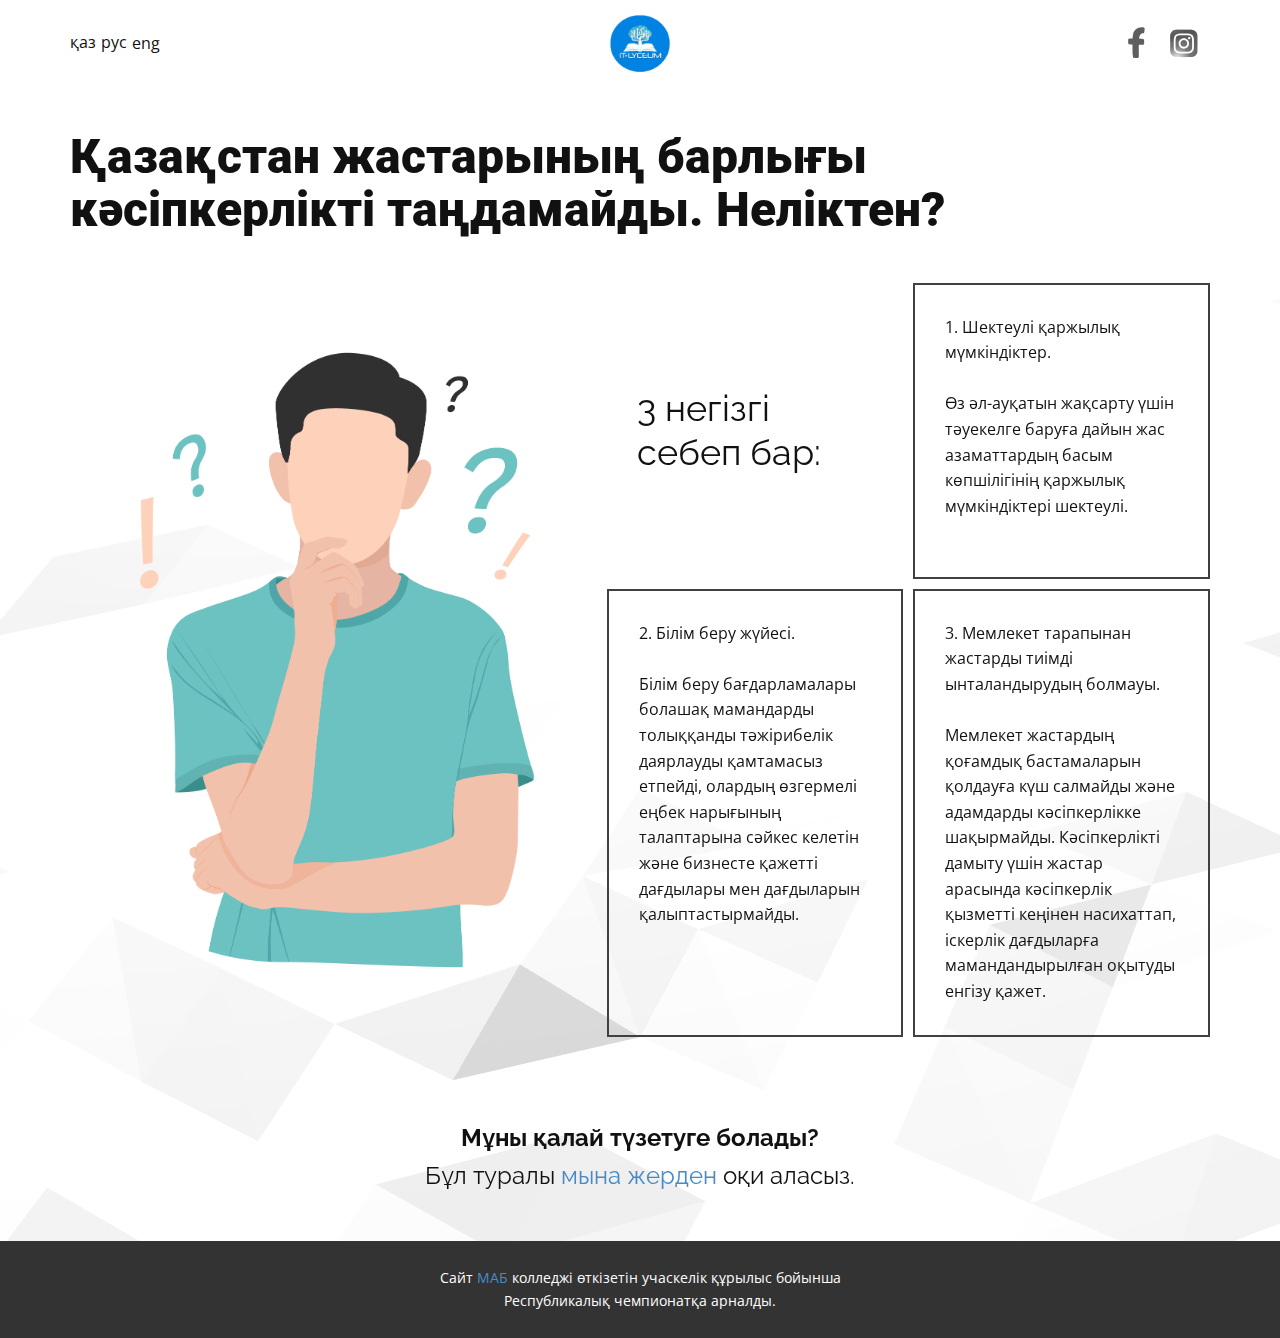
<file: нелыктен.html>
<!DOCTYPE html>
<html style="font-size: 16px;" lang="ru">
  <head>
    <title>Неліктен барлығы кәсіпкерлікті таңдамайды?</title>
    <link rel="stylesheet" href="stylesheet.css" media="screen">
    <link href="scroll.css" rel="stylesheet">
    <link rel="stylesheet" href="нелыктен.css" media="screen">
    <script class="u-script" type="text/javascript" src="jquery.js" defer=""></script>
    <script class="u-script" type="text/javascript" src="u-script.js" defer=""></script>
    <link rel="icon" href="images/favicon.png">
    <link id="u-theme-google-font" rel="stylesheet" href="https://fonts.googleapis.com/css?family=Roboto:100,100i,300,300i,400,400i,500,500i,700,700i,900,900i|Open+Sans:300,300i,400,400i,600,600i,700,700i,800,800i">
    <link id="u-page-google-font" rel="stylesheet" href="https://fonts.googleapis.com/css?family=Raleway:100,100i,200,200i,300,300i,400,400i,500,500i,600,600i,700,700i,800,800i,900,900i">
    
</head>
  <body class="u-body"><header class="u-clearfix u-header u-header" id="sec-031f"><div class="u-clearfix u-sheet u-valign-middle-sm u-sheet-1">
        <a href="уй.html" data-page-id="153342050" class="u-image u-logo u-image-1" title="Үй">
          <img src="images/39c91881-2c52-4935-9c41-9efdb3269a8a-removebg.png" class="u-logo-image u-logo-image-1" data-image-width="61.4047">
        </a>
        <div class="u-social-icons u-spacing-10 u-social-icons-1">
          <a class="u-social-url" target="_blank" href="https://facebook.com/AktauIT/">
              <span class="u-icon u-icon-circle u-social-facebook u-social-type-logo u-icon-1">
                <svg class="u-svg-link" preserveAspectRatio="xMidYMin slice" xmlns="http://www.w3.org/2000/svg"
                 xmlns:xlink="http://www.w3.org/1999/xlink" x="0px" y="0px" viewBox="-10 -17 267.656 267.656"
                 style="enable-background:new 0 0 227.656 227.656;" xml:space="preserve">
                <path style="fill:#0071BC;" d="M172.52,4.759c1.467,0.321,2.704,1.375,2.613,3.392c-0.504,10.084-1.054,20.213-3.575,30.022
                    c0.321,2.75-1.375,5.958-4.538,5.546c-22.551-2.979-30.755,17.326-33.689,40.197c10.725,0.642,21.359,1.467,31.718,2.383
                    c1.925,0.183,2.979,1.513,3.208,2.979c0.55,0.367,1.054,0.917,1.283,1.742c1.833,5.959,1.879,12.65,2.017,18.884
                    c0.092,4.904,0.688,10.45-2.613,14.346c0.413,2.292-0.825,4.95-3.896,5.042c-11,0.137-22.138,0.321-33.322,0.413
                    c0,1.1,0,2.2-0.046,3.208c-0.779,29.93,0.504,59.768,0.183,89.652c-0.046,2.338-1.925,3.208-3.621,2.888
                    c-0.229,0.137-0.458,0.321-0.733,0.412c-5.638,1.788-12.009,1.513-17.875,1.696c-5.821,0.137-11.55,0.275-17.326-0.733
                    c-1.421,0.458-3.163,0-3.483-1.879c-5.179-29.609-4.308-60.868-4.171-90.844c0-1.879,0-3.758,0-5.638
                    c-9.121-0.596-18.196-1.513-27.134-2.796c-1.375-0.229-2.063-1.146-2.154-2.2c-3.3-2.2-2.521-7.975-2.567-11.596
                    c-0.138-7.792-1.008-16.821,1.237-24.338c0.229-0.779,0.779-1.283,1.467-1.65c0.412-0.458,1.008-0.779,1.833-0.871
                    c9.121-1.1,18.517-1.742,28.005-2.063c0.458-8.617,1.238-17.234,2.567-25.667c6.279-40.243,40.793-64.673,81.54-55.277
                    C171.145,2.421,172.107,3.521,172.52,4.759z"/>
                </svg>
            </span>
          </a>
          <a class="u-social-url" target="_blank" href="https://www.instagram.com/itl_aktau/">
              <span class="u-icon u-icon-circle u-social-instagram u-social-type-logo u-icon-2">
                  <svg class="u-svg-link" preserveAspectRatio="xMidYMin slice"  xmlns="http://www.w3.org/2000/svg" xmlns:xlink="http://www.w3.org/1999/xlink" height="32" width="32" viewBox="-20 -23 169.0312 194.9835"><defs><radialGradient fy="578.088" fx="158.429" gradientTransform="matrix(0 -1.98198 1.8439 0 -1031.399 454.004)" gradientUnits="userSpaceOnUse" xlink:href="#a" r="65" cy="578.088" cx="158.429" id="c"/><radialGradient fy="473.455" fx="147.694" gradientTransform="matrix(.17394 .86872 -3.5818 .71718 1648.351 -458.493)" gradientUnits="userSpaceOnUse" xlink:href="#b" r="65" cy="473.455" cx="147.694" id="d"/><linearGradient id="b"><stop stop-color="#3771c8" offset="0"/><stop offset=".128" stop-color="#3771c8"/><stop stop-opacity="0" stop-color="#60f" offset="1"/></linearGradient><linearGradient id="a"><stop stop-color="#fd5" offset="0"/><stop stop-color="#fd5" offset=".1"/><stop stop-color="#ff543e" offset=".5"/><stop stop-color="#c837ab" offset="1"/></linearGradient></defs><path d="M65.033 0C37.891 0 29.953.028 28.41.156c-5.57.463-9.036 1.34-12.812 3.22-2.91 1.445-5.205 3.12-7.47 5.468-4.125 4.282-6.625 9.55-7.53 15.812-.44 3.04-.568 3.66-.594 19.188-.01 5.176 0 11.988 0 21.125 0 27.12.03 35.05.16 36.59.45 5.42 1.3 8.83 3.1 12.56 3.44 7.14 10.01 12.5 17.75 14.5 2.68.69 5.64 1.07 9.44 1.25 1.61.07 18.02.12 34.44.12 16.42 0 32.84-.02 34.41-.1 4.4-.207 6.955-.55 9.78-1.28a27.22 27.22 0 0017.75-14.53c1.765-3.64 2.66-7.18 3.065-12.317.088-1.12.125-18.977.125-36.81 0-17.836-.04-35.66-.128-36.78-.41-5.22-1.305-8.73-3.127-12.44-1.495-3.037-3.155-5.305-5.565-7.624-4.3-4.108-9.56-6.608-15.829-7.512C102.338.157 101.733.027 86.193 0z" fill="url(#c)"/>
                    <path d="M65.033 0C37.891 0 29.953.028 28.41.156c-5.57.463-9.036 1.34-12.812 3.22-2.91 1.445-5.205 3.12-7.47 5.468-4.125 4.282-6.625 9.55-7.53 15.812-.44 3.04-.568 3.66-.594 19.188-.01 5.176 0 11.988 0 21.125 0 27.12.03 35.05.16 36.59.45 5.42 1.3 8.83 3.1 12.56 3.44 7.14 10.01 12.5 17.75 14.5 2.68.69 5.64 1.07 9.44 1.25 1.61.07 18.02.12 34.44.12 16.42 0 32.84-.02 34.41-.1 4.4-.207 6.955-.55 9.78-1.28a27.22 27.22 0 0017.75-14.53c1.765-3.64 2.66-7.18 3.065-12.317.088-1.12.125-18.977.125-36.81 0-17.836-.04-35.66-.128-36.78-.41-5.22-1.305-8.73-3.127-12.44-1.495-3.037-3.155-5.305-5.565-7.624-4.3-4.108-9.56-6.608-15.829-7.512C102.338.157 101.733.027 86.193 0z" fill="url(#d)"/>
                    <path d="M65.003 17c-13.036 0-14.672.057-19.792.29-5.11.234-8.598 1.043-11.65 2.23-3.157 1.226-5.835 2.866-8.503 5.535-2.67 2.668-4.31 5.346-5.54 8.502-1.19 3.053-2 6.542-2.23 11.65C17.06 50.327 17 51.964 17 65s.058 14.667.29 19.787c.235 5.11 1.044 8.598 2.23 11.65 1.227 3.157 2.867 5.835 5.536 8.503 2.667 2.67 5.345 4.314 8.5 5.54 3.054 1.187 6.543 1.996 11.652 2.23 5.12.233 6.755.29 19.79.29 13.037 0 14.668-.057 19.788-.29 5.11-.234 8.602-1.043 11.656-2.23 3.156-1.226 5.83-2.87 8.497-5.54 2.67-2.668 4.31-5.346 5.54-8.502 1.18-3.053 1.99-6.542 2.23-11.65.23-5.12.29-6.752.29-19.788 0-13.036-.06-14.672-.29-19.792-.24-5.11-1.05-8.598-2.23-11.65-1.23-3.157-2.87-5.835-5.54-8.503-2.67-2.67-5.34-4.31-8.5-5.535-3.06-1.187-6.55-1.996-11.66-2.23-5.12-.233-6.75-.29-19.79-.29zm-4.306 8.65c1.278-.002 2.704 0 4.306 0 12.816 0 14.335.046 19.396.276 4.68.214 7.22.996 8.912 1.653 2.24.87 3.837 1.91 5.516 3.59 1.68 1.68 2.72 3.28 3.592 5.52.657 1.69 1.44 4.23 1.653 8.91.23 5.06.28 6.58.28 19.39s-.05 14.33-.28 19.39c-.214 4.68-.996 7.22-1.653 8.91-.87 2.24-1.912 3.835-3.592 5.514-1.68 1.68-3.275 2.72-5.516 3.59-1.69.66-4.232 1.44-8.912 1.654-5.06.23-6.58.28-19.396.28-12.817 0-14.336-.05-19.396-.28-4.68-.216-7.22-.998-8.913-1.655-2.24-.87-3.84-1.91-5.52-3.59-1.68-1.68-2.72-3.276-3.592-5.517-.657-1.69-1.44-4.23-1.653-8.91-.23-5.06-.276-6.58-.276-19.398s.046-14.33.276-19.39c.214-4.68.996-7.22 1.653-8.912.87-2.24 1.912-3.84 3.592-5.52 1.68-1.68 3.28-2.72 5.52-3.592 1.692-.66 4.233-1.44 8.913-1.655 4.428-.2 6.144-.26 15.09-.27zm29.928 7.97a5.76 5.76 0 105.76 5.758c0-3.18-2.58-5.76-5.76-5.76zm-25.622 6.73c-13.613 0-24.65 11.037-24.65 24.65 0 13.613 11.037 24.645 24.65 24.645C78.616 89.645 89.65 78.613 89.65 65S78.615 40.35 65.002 40.35zm0 8.65c8.836 0 16 7.163 16 16 0 8.836-7.164 16-16 16-8.837 0-16-7.164-16-16 0-8.837 7.163-16 16-16z" fill="#fff"/>
                  </svg>
            </span>
          </a>
        </div>
        <p class="u-text u-text-1">
          <a class="u-active-none u-border-none u-btn u-button-link u-button-style u-hover-none u-none u-text-body-color u-text-hover-palette-1-light-2 u-btn-1" href="нелыктен.html" data-page-id="20847282">қаз</a>
        </p>
        <a class="u-active-none u-border-none u-btn u-button-link u-button-style u-hover-none u-none u-text-body-color u-text-hover-palette-1-light-2 u-btn-2" href="Почему.html" data-page-id="153342050">рус</a>
        <a class="u-active-none u-border-none u-btn u-button-link u-button-style u-hover-none u-none u-text-body-color u-text-hover-palette-1-light-2 u-btn-3" href="why.html" data-page-id="32189942">eng</a>
      </div></header> 
    <section class="u-clearfix u-white u-section-1" id="sec-4b7e">
     <div class="intro" id="intro">
      <div class="u-clearfix u-sheet u-sheet-1" data-aos="fade-in">
        <h1 class="u-text u-text-1">Қазақстан жастарының барлығы кәсіпкерлікті таңдамайды. Неліктен?</h1>
        <div class="u-clearfix u-expanded-width u-gutter-10 u-layout-wrap u-layout-wrap-1">
          <div class="u-layout">
            <div class="u-layout-row">
              <div class="u-size-28 u-size-60-md">
                <div class="u-layout-col">
                  <div class="u-container-style u-image u-layout-cell u-left-cell u-size-60 u-image-1" src="">
                    <div class="u-container-layout u-valign-middle u-container-layout-1"></div>
                  </div>
                </div>
              </div>
              <div class="u-size-32 u-size-60-md">
                <div class="u-layout-col">
                  <div class="u-size-30">
                    <div class="u-layout-row">
                      <div class="u-align-left u-container-style u-layout-cell u-shape-rectangle u-size-30 u-layout-cell-2">
                        <div class="u-container-layout u-valign-middle u-container-layout-2">
                          <h3 class="u-custom-font u-font-raleway u-text u-text-2">3 негізгі себеп бар:</h3>
                        </div>
                      </div>
                      <div class="u-align-left u-container-style u-layout-cell u-right-cell u-size-30 u-layout-cell-3">
                        <div class="u-border-2 u-border-grey-75 u-container-layout u-valign-top u-container-layout-3">
                          <p class="u-text u-text-3">1. Шектеулі қаржылық мүмкіндіктер. <br>
                            <br>Өз әл-ауқатын жақсарту үшін тәуекелге баруға дайын жас азаматтардың басым көпшілігінің қаржылық мүмкіндіктері шектеулі.
                          </p>
                        </div>
                      </div>
                    </div>
                  </div>
                  <div class="u-size-30">
                    <div class="u-layout-row">
                      <div class="u-align-left u-container-style u-layout-cell u-size-30 u-layout-cell-4">
                        <div class="u-border-2 u-border-grey-75 u-container-layout u-valign-top u-container-layout-4">
                          <p class="u-text u-text-4">2. Білім беру жүйесі. <br>
                            <br>Білім беру бағдарламалары болашақ мамандарды толыққанды тәжірибелік даярлауды қамтамасыз етпейді, олардың өзгермелі еңбек нарығының талаптарына сәйкес келетін және бизнесте қажетті дағдылары мен дағдыларын қалыптастырмайды.
                          </p>
                        </div>
                      </div>
                      <div class="u-align-left u-container-style u-layout-cell u-right-cell u-size-30 u-layout-cell-5">
                        <div class="u-border-2 u-border-grey-75 u-container-layout u-valign-top u-container-layout-5">
                          <p class="u-text u-text-5">3. Мемлекет тарапынан жастарды тиімді ынталандырудың болмауы. <br>
                            <br>Мемлекет жастардың қоғамдық бастамаларын қолдауға күш салмайды және адамдарды кәсіпкерлікке шақырмайды. Кәсіпкерлікті дамыту үшін жастар арасында кәсіпкерлік қызметті кеңінен насихаттап, іскерлік дағдыларға мамандандырылған оқытуды енгізу қажет.
                          </p>
                        </div>
                      </div>
                    </div>
                  </div>
                </div>
              </div>
            </div>
          </div>
        </div>
        <h4 class="u-align-center u-custom-font u-font-raleway u-text u-text-6"><b>Мұны қалай түзетуге болады?<br></b>Бұл туралы&nbsp;<a href="калай.html" data-page-id="725002404" class="u-active-none u-border-none u-btn u-button-link u-button-style u-hover-none u-none u-text-palette-1-base u-btn-1">мына жерден</a> оқи аласыз.
        </h4>
      </div>
    </div>
    </section>
    
    
    <footer class="u-align-center u-clearfix u-footer u-grey-80 u-footer" id="sec-58fa"><div class="u-clearfix u-sheet u-sheet-1">
        <p class="u-small-text u-text u-text-variant u-text-1">Сайт <a href="https://cmab.kz" class="u-active-none u-border-none u-btn u-button-link u-button-style u-hover-none u-none u-text-palette-1-base u-btn-1" target="_blank">МАБ</a> колледжі өткізетін учаскелік құрылыс бойынша Республикалық чемпионатқа арналды.
        </p>
      </div></footer>
      
      <script src="scroll.js"> </script>
      
      <script>
        AOS.init({
          // Global settings:
          disable: false, // accepts following values: 'phone', 'tablet', 'mobile', boolean, expression or function
          startEvent: 'DOMContentLoaded', // name of the event dispatched on the document, that AOS should initialize on
          initClassName: 'aos-init', // class applied after initialization
          animatedClassName: 'aos-animate', // class applied on animation
          useClassNames: false, // if true, will add content of `data-aos` as classes on scroll
          disableMutationObserver: false, // disables automatic mutations' detections (advanced)
          debounceDelay: 50, // the delay on debounce used while resizing window (advanced)
          throttleDelay: 99, // the delay on throttle used while scrolling the page (advanced)


          // Settings that can be overridden on per-element basis, by `data-aos-*` attributes:
          offset: 150, // offset (in px) from the original trigger point
          delay: 0, // values from 0 to 3000, with step 50ms
          duration: 1800, // values from 0 to 3000, with step 50ms
          easing: 'ease', // default easing for AOS animations
          once: true, // whether animation should happen only once - while scrolling down
          mirror: false, // whether elements should animate out while scrolling past them
          anchorPlacement: 'top-bottom', // defines which position of the element regarding to window should trigger the animation
        });
      </script>
      
        <script src="three.min.js"></script>
        <script src="vanta.waves.min.js"></script>
        <script>
        VANTA.WAVES({
          el: "#intro",
          mouseControls: true,
          touchControls: true,
          gyroControls: false,
          minHeight: 200.00,
          minWidth: 200.00,
          scale: 1.00,
          scaleMobile: 1.00,
          color: 0xc5c5c5,
          shininess: 0.00,
          waveHeight: 3.00,
          zoom: 0.65
        })
        </script>
      
  </body>
</html>
</file>
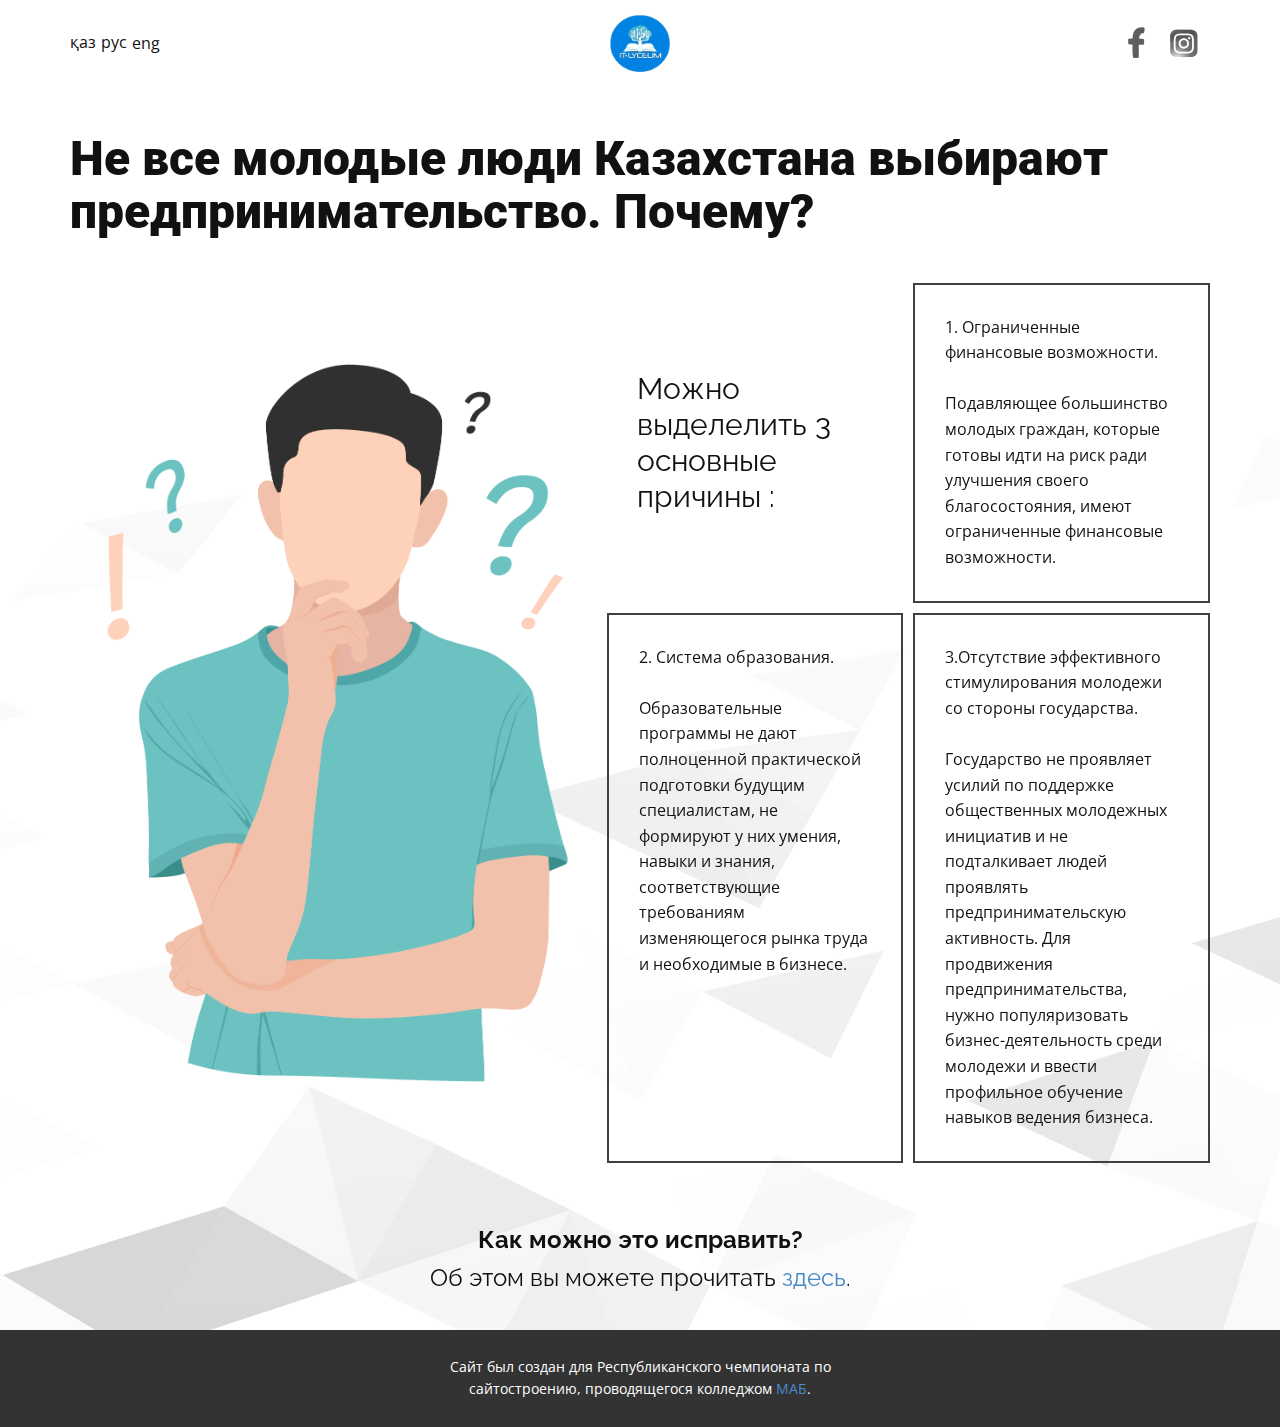
<file: Почему.html>
<!DOCTYPE html>
<html style="font-size: 16px;" lang="ru">
  <head>
    <title>Почему не все выбирают предпринимательство?</title>
    <link rel="stylesheet" href="stylesheet.css" media="screen">
    <link href="scroll.css" rel="stylesheet">
    <link rel="stylesheet" href="Почему.css" media="screen">
    <script class="u-script" type="text/javascript" src="jquery.js" defer=""></script>
    <script class="u-script" type="text/javascript" src="u-script.js" defer=""></script>
    <link rel="icon" href="images/favicon.png">
    <link id="u-theme-google-font" rel="stylesheet" href="https://fonts.googleapis.com/css?family=Roboto:100,100i,300,300i,400,400i,500,500i,700,700i,900,900i|Open+Sans:300,300i,400,400i,600,600i,700,700i,800,800i">
    <link id="u-page-google-font" rel="stylesheet" href="https://fonts.googleapis.com/css?family=Raleway:100,100i,200,200i,300,300i,400,400i,500,500i,600,600i,700,700i,800,800i,900,900i">
    
</head>
  <body class="u-body"><header class="u-clearfix u-header u-header" id="sec-031f"><div class="u-clearfix u-sheet u-valign-middle-sm u-sheet-1">
        <a href="Главная.html" data-page-id="153342050" class="u-image u-logo u-image-1" title="На главную">
          <img src="images/39c91881-2c52-4935-9c41-9efdb3269a8a-removebg.png" class="u-logo-image u-logo-image-1" data-image-width="61.4047">
        </a>
        <div class="u-social-icons u-spacing-10 u-social-icons-1">
          <a class="u-social-url" target="_blank" href="https://facebook.com/AktauIT/">
              <span class="u-icon u-icon-circle u-social-facebook u-social-type-logo u-icon-1">
                <svg class="u-svg-link" preserveAspectRatio="xMidYMin slice" xmlns="http://www.w3.org/2000/svg"
                 xmlns:xlink="http://www.w3.org/1999/xlink" x="0px" y="0px" viewBox="-10 -17 267.656 267.656"
                 style="enable-background:new 0 0 227.656 227.656;" xml:space="preserve">
                    <path style="fill:#0071BC;" d="M172.52,4.759c1.467,0.321,2.704,1.375,2.613,3.392c-0.504,10.084-1.054,20.213-3.575,30.022
                    c0.321,2.75-1.375,5.958-4.538,5.546c-22.551-2.979-30.755,17.326-33.689,40.197c10.725,0.642,21.359,1.467,31.718,2.383
                    c1.925,0.183,2.979,1.513,3.208,2.979c0.55,0.367,1.054,0.917,1.283,1.742c1.833,5.959,1.879,12.65,2.017,18.884
                    c0.092,4.904,0.688,10.45-2.613,14.346c0.413,2.292-0.825,4.95-3.896,5.042c-11,0.137-22.138,0.321-33.322,0.413
                    c0,1.1,0,2.2-0.046,3.208c-0.779,29.93,0.504,59.768,0.183,89.652c-0.046,2.338-1.925,3.208-3.621,2.888
                    c-0.229,0.137-0.458,0.321-0.733,0.412c-5.638,1.788-12.009,1.513-17.875,1.696c-5.821,0.137-11.55,0.275-17.326-0.733
                    c-1.421,0.458-3.163,0-3.483-1.879c-5.179-29.609-4.308-60.868-4.171-90.844c0-1.879,0-3.758,0-5.638
                    c-9.121-0.596-18.196-1.513-27.134-2.796c-1.375-0.229-2.063-1.146-2.154-2.2c-3.3-2.2-2.521-7.975-2.567-11.596
                    c-0.138-7.792-1.008-16.821,1.237-24.338c0.229-0.779,0.779-1.283,1.467-1.65c0.412-0.458,1.008-0.779,1.833-0.871
                    c9.121-1.1,18.517-1.742,28.005-2.063c0.458-8.617,1.238-17.234,2.567-25.667c6.279-40.243,40.793-64.673,81.54-55.277
                    C171.145,2.421,172.107,3.521,172.52,4.759z"/>
                </svg>
            </span>
          </a>
          <a class="u-social-url" target="_blank" href="https://www.instagram.com/itl_aktau/">
              <span class="u-icon u-icon-circle u-social-instagram u-social-type-logo u-icon-2">
                  <svg class="u-svg-link" preserveAspectRatio="xMidYMin slice"  xmlns="http://www.w3.org/2000/svg" xmlns:xlink="http://www.w3.org/1999/xlink" height="32" width="32" viewBox="-20 -23 169.0312 194.9835"><defs><radialGradient fy="578.088" fx="158.429" gradientTransform="matrix(0 -1.98198 1.8439 0 -1031.399 454.004)" gradientUnits="userSpaceOnUse" xlink:href="#a" r="65" cy="578.088" cx="158.429" id="c"/><radialGradient fy="473.455" fx="147.694" gradientTransform="matrix(.17394 .86872 -3.5818 .71718 1648.351 -458.493)" gradientUnits="userSpaceOnUse" xlink:href="#b" r="65" cy="473.455" cx="147.694" id="d"/><linearGradient id="b"><stop stop-color="#3771c8" offset="0"/><stop offset=".128" stop-color="#3771c8"/><stop stop-opacity="0" stop-color="#60f" offset="1"/></linearGradient><linearGradient id="a"><stop stop-color="#fd5" offset="0"/><stop stop-color="#fd5" offset=".1"/><stop stop-color="#ff543e" offset=".5"/><stop stop-color="#c837ab" offset="1"/></linearGradient></defs><path d="M65.033 0C37.891 0 29.953.028 28.41.156c-5.57.463-9.036 1.34-12.812 3.22-2.91 1.445-5.205 3.12-7.47 5.468-4.125 4.282-6.625 9.55-7.53 15.812-.44 3.04-.568 3.66-.594 19.188-.01 5.176 0 11.988 0 21.125 0 27.12.03 35.05.16 36.59.45 5.42 1.3 8.83 3.1 12.56 3.44 7.14 10.01 12.5 17.75 14.5 2.68.69 5.64 1.07 9.44 1.25 1.61.07 18.02.12 34.44.12 16.42 0 32.84-.02 34.41-.1 4.4-.207 6.955-.55 9.78-1.28a27.22 27.22 0 0017.75-14.53c1.765-3.64 2.66-7.18 3.065-12.317.088-1.12.125-18.977.125-36.81 0-17.836-.04-35.66-.128-36.78-.41-5.22-1.305-8.73-3.127-12.44-1.495-3.037-3.155-5.305-5.565-7.624-4.3-4.108-9.56-6.608-15.829-7.512C102.338.157 101.733.027 86.193 0z" fill="url(#c)"/>
                    <path d="M65.033 0C37.891 0 29.953.028 28.41.156c-5.57.463-9.036 1.34-12.812 3.22-2.91 1.445-5.205 3.12-7.47 5.468-4.125 4.282-6.625 9.55-7.53 15.812-.44 3.04-.568 3.66-.594 19.188-.01 5.176 0 11.988 0 21.125 0 27.12.03 35.05.16 36.59.45 5.42 1.3 8.83 3.1 12.56 3.44 7.14 10.01 12.5 17.75 14.5 2.68.69 5.64 1.07 9.44 1.25 1.61.07 18.02.12 34.44.12 16.42 0 32.84-.02 34.41-.1 4.4-.207 6.955-.55 9.78-1.28a27.22 27.22 0 0017.75-14.53c1.765-3.64 2.66-7.18 3.065-12.317.088-1.12.125-18.977.125-36.81 0-17.836-.04-35.66-.128-36.78-.41-5.22-1.305-8.73-3.127-12.44-1.495-3.037-3.155-5.305-5.565-7.624-4.3-4.108-9.56-6.608-15.829-7.512C102.338.157 101.733.027 86.193 0z" fill="url(#d)"/>
                    <path d="M65.003 17c-13.036 0-14.672.057-19.792.29-5.11.234-8.598 1.043-11.65 2.23-3.157 1.226-5.835 2.866-8.503 5.535-2.67 2.668-4.31 5.346-5.54 8.502-1.19 3.053-2 6.542-2.23 11.65C17.06 50.327 17 51.964 17 65s.058 14.667.29 19.787c.235 5.11 1.044 8.598 2.23 11.65 1.227 3.157 2.867 5.835 5.536 8.503 2.667 2.67 5.345 4.314 8.5 5.54 3.054 1.187 6.543 1.996 11.652 2.23 5.12.233 6.755.29 19.79.29 13.037 0 14.668-.057 19.788-.29 5.11-.234 8.602-1.043 11.656-2.23 3.156-1.226 5.83-2.87 8.497-5.54 2.67-2.668 4.31-5.346 5.54-8.502 1.18-3.053 1.99-6.542 2.23-11.65.23-5.12.29-6.752.29-19.788 0-13.036-.06-14.672-.29-19.792-.24-5.11-1.05-8.598-2.23-11.65-1.23-3.157-2.87-5.835-5.54-8.503-2.67-2.67-5.34-4.31-8.5-5.535-3.06-1.187-6.55-1.996-11.66-2.23-5.12-.233-6.75-.29-19.79-.29zm-4.306 8.65c1.278-.002 2.704 0 4.306 0 12.816 0 14.335.046 19.396.276 4.68.214 7.22.996 8.912 1.653 2.24.87 3.837 1.91 5.516 3.59 1.68 1.68 2.72 3.28 3.592 5.52.657 1.69 1.44 4.23 1.653 8.91.23 5.06.28 6.58.28 19.39s-.05 14.33-.28 19.39c-.214 4.68-.996 7.22-1.653 8.91-.87 2.24-1.912 3.835-3.592 5.514-1.68 1.68-3.275 2.72-5.516 3.59-1.69.66-4.232 1.44-8.912 1.654-5.06.23-6.58.28-19.396.28-12.817 0-14.336-.05-19.396-.28-4.68-.216-7.22-.998-8.913-1.655-2.24-.87-3.84-1.91-5.52-3.59-1.68-1.68-2.72-3.276-3.592-5.517-.657-1.69-1.44-4.23-1.653-8.91-.23-5.06-.276-6.58-.276-19.398s.046-14.33.276-19.39c.214-4.68.996-7.22 1.653-8.912.87-2.24 1.912-3.84 3.592-5.52 1.68-1.68 3.28-2.72 5.52-3.592 1.692-.66 4.233-1.44 8.913-1.655 4.428-.2 6.144-.26 15.09-.27zm29.928 7.97a5.76 5.76 0 105.76 5.758c0-3.18-2.58-5.76-5.76-5.76zm-25.622 6.73c-13.613 0-24.65 11.037-24.65 24.65 0 13.613 11.037 24.645 24.65 24.645C78.616 89.645 89.65 78.613 89.65 65S78.615 40.35 65.002 40.35zm0 8.65c8.836 0 16 7.163 16 16 0 8.836-7.164 16-16 16-8.837 0-16-7.164-16-16 0-8.837 7.163-16 16-16z" fill="#fff"/>
                  </svg>
            </span>
          </a>
        </div>
        <p class="u-text u-text-1">
          <a class="u-active-none u-border-none u-btn u-button-link u-button-style u-hover-none u-none u-text-body-color u-text-hover-palette-1-light-2 u-btn-1" href="нелыктен.html" data-page-id="20847282">қаз</a>
        </p>
        <a class="u-active-none u-border-none u-btn u-button-link u-button-style u-hover-none u-none u-text-body-color u-text-hover-palette-1-light-2 u-btn-2" href="Почему.html" data-page-id="153342050">рус</a>
        <a class="u-active-none u-border-none u-btn u-button-link u-button-style u-hover-none u-none u-text-body-color u-text-hover-palette-1-light-2 u-btn-3" href="why.html" data-page-id="32189942">eng</a>
      </div></header>
    <section class="u-clearfix u-white u-section-1" id="sec-32ef">
      <div class="intro" id="intro">
        <div class="u-clearfix u-sheet u-sheet-1" data-aos="fade-in">
        <h1 class="u-text u-text-1">Не все молодые люди Казахстана выбирают предпринимательство. Почему?</h1>
        <div class="u-clearfix u-expanded-width u-gutter-10 u-layout-wrap u-layout-wrap-1">
          <div class="u-layout">
            <div class="u-layout-row">
              <div class="u-size-28 u-size-60-md">
                <div class="u-layout-col">
                  <div class="u-container-style u-image u-layout-cell u-left-cell u-size-60 u-image-1" src="">
                    <div class="u-container-layout u-valign-middle u-container-layout-1"></div>
                  </div>
                </div>
              </div>
              <div class="u-size-32 u-size-60-md">
                <div class="u-layout-col">
                  <div class="u-size-30">
                    <div class="u-layout-row">
                      <div class="u-align-left u-container-style u-layout-cell u-shape-rectangle u-size-30 u-layout-cell-2">
                        <div class="u-container-layout u-valign-middle u-container-layout-2">
                          <h3 class="u-custom-font u-font-raleway u-text u-text-2">Можно выделелить 3 основные причины :</h3>
                        </div>
                      </div>
                      <div class="u-align-left u-container-style u-layout-cell u-right-cell u-size-30 u-layout-cell-3">
                        <div class="u-border-2 u-border-grey-75 u-container-layout u-valign-top u-container-layout-3">
                          <p class="u-text u-text-3">1. Ограниченные финансовые возможности.&nbsp;<br>
                            <br>Подавляющее большинство молодых граждан, которые готовы идти на риск ради улучшения своего благосостояния, имеют ограниченные финансовые возможности.
                          </p>
                        </div>
                      </div>
                    </div>
                  </div>
                  <div class="u-size-30">
                    <div class="u-layout-row">
                      <div class="u-align-left u-container-style u-layout-cell u-size-30 u-layout-cell-4">
                        <div class="u-border-2 u-border-grey-75 u-container-layout u-valign-top u-container-layout-4">
                          <p class="u-text u-text-4">2. Система образования.&nbsp;<br>
                            <br>Образовательные программы не дают полноценной практической подготовки будущим специалистам, не формируют у них умения, навыки и знания, соответствующие требованиям изменяющегося рынка труда и необходимые в бизнесе. 
                          </p>
                        </div>
                      </div>
                      <div class="u-align-left u-container-style u-layout-cell u-right-cell u-size-30 u-layout-cell-5">
                        <div class="u-border-2 u-border-grey-75 u-container-layout u-valign-top u-container-layout-5">
                          <p class="u-text u-text-5">3.Отсутствие эффективного стимулирования молодежи со стороны государства.&nbsp;<br>
                            <br>Государство не проявляет усилий по поддержке общественных молодежных инициатив и не подталкивает людей проявлять предпринимательскую активность. Для продвижения предпринимательства, нужно популяризовать бизнес-деятельность среди молодежи и ввести профильное обучение навыков ведения бизнеса. 
                          </p>
                        </div>
                      </div>
                    </div>
                  </div>
                </div>
              </div>
            </div>
          </div>
        </div>
        <h4 class="u-align-center u-custom-font u-font-raleway u-text u-text-6"><b>Как можно это исправить?</b>
          <br>Об этом вы можете прочитать <a href="Как.html" data-page-id="30483909" class="u-active-none u-border-none u-btn u-button-link u-button-style u-hover-none u-none u-text-palette-1-base u-btn-1">здесь</a>.
        </h4>
      </div>
    </div>
    </section>
    
    
    <footer class="u-align-center u-clearfix u-footer u-grey-80 u-footer" id="sec-58fa"><div class="u-clearfix u-sheet u-sheet-1">
        <p class="u-small-text u-text u-text-variant u-text-1">Сайт был создан для Республиканского чемпионата по сайтостроению, проводящегося колледжом <a href="https://cmab.kz" class="u-active-none u-border-none u-btn u-button-link u-button-style u-hover-none u-none u-text-palette-1-base u-btn-1" target="_blank">МАБ</a>.
        </p>
      </div></footer>
      
      <script src="scroll.js"> </script>
      
      <script>
        AOS.init({
          // Global settings:
          disable: false, // accepts following values: 'phone', 'tablet', 'mobile', boolean, expression or function
          startEvent: 'DOMContentLoaded', // name of the event dispatched on the document, that AOS should initialize on
          initClassName: 'aos-init', // class applied after initialization
          animatedClassName: 'aos-animate', // class applied on animation
          useClassNames: false, // if true, will add content of `data-aos` as classes on scroll
          disableMutationObserver: false, // disables automatic mutations' detections (advanced)
          debounceDelay: 50, // the delay on debounce used while resizing window (advanced)
          throttleDelay: 99, // the delay on throttle used while scrolling the page (advanced)


          // Settings that can be overridden on per-element basis, by `data-aos-*` attributes:
          offset: 150, // offset (in px) from the original trigger point
          delay: 0, // values from 0 to 3000, with step 50ms
          duration: 1800, // values from 0 to 3000, with step 50ms
          easing: 'ease', // default easing for AOS animations
          once: true, // whether animation should happen only once - while scrolling down
          mirror: false, // whether elements should animate out while scrolling past them
          anchorPlacement: 'top-bottom', // defines which position of the element regarding to window should trigger the animation
        });
      </script>
      
        <script src="three.min.js"></script>
        <script src="vanta.waves.min.js"></script>
        <script>
        VANTA.WAVES({
          el: "#intro",
          mouseControls: true,
          touchControls: true,
          gyroControls: false,
          minHeight: 200.00,
          minWidth: 200.00,
          scale: 1.00,
          scaleMobile: 1.00,
          color: 0xc5c5c5,
          shininess: 0.00,
          waveHeight: 3.00,
          zoom: 0.65
        })
        </script>
      
  </body>
</html>
</file>
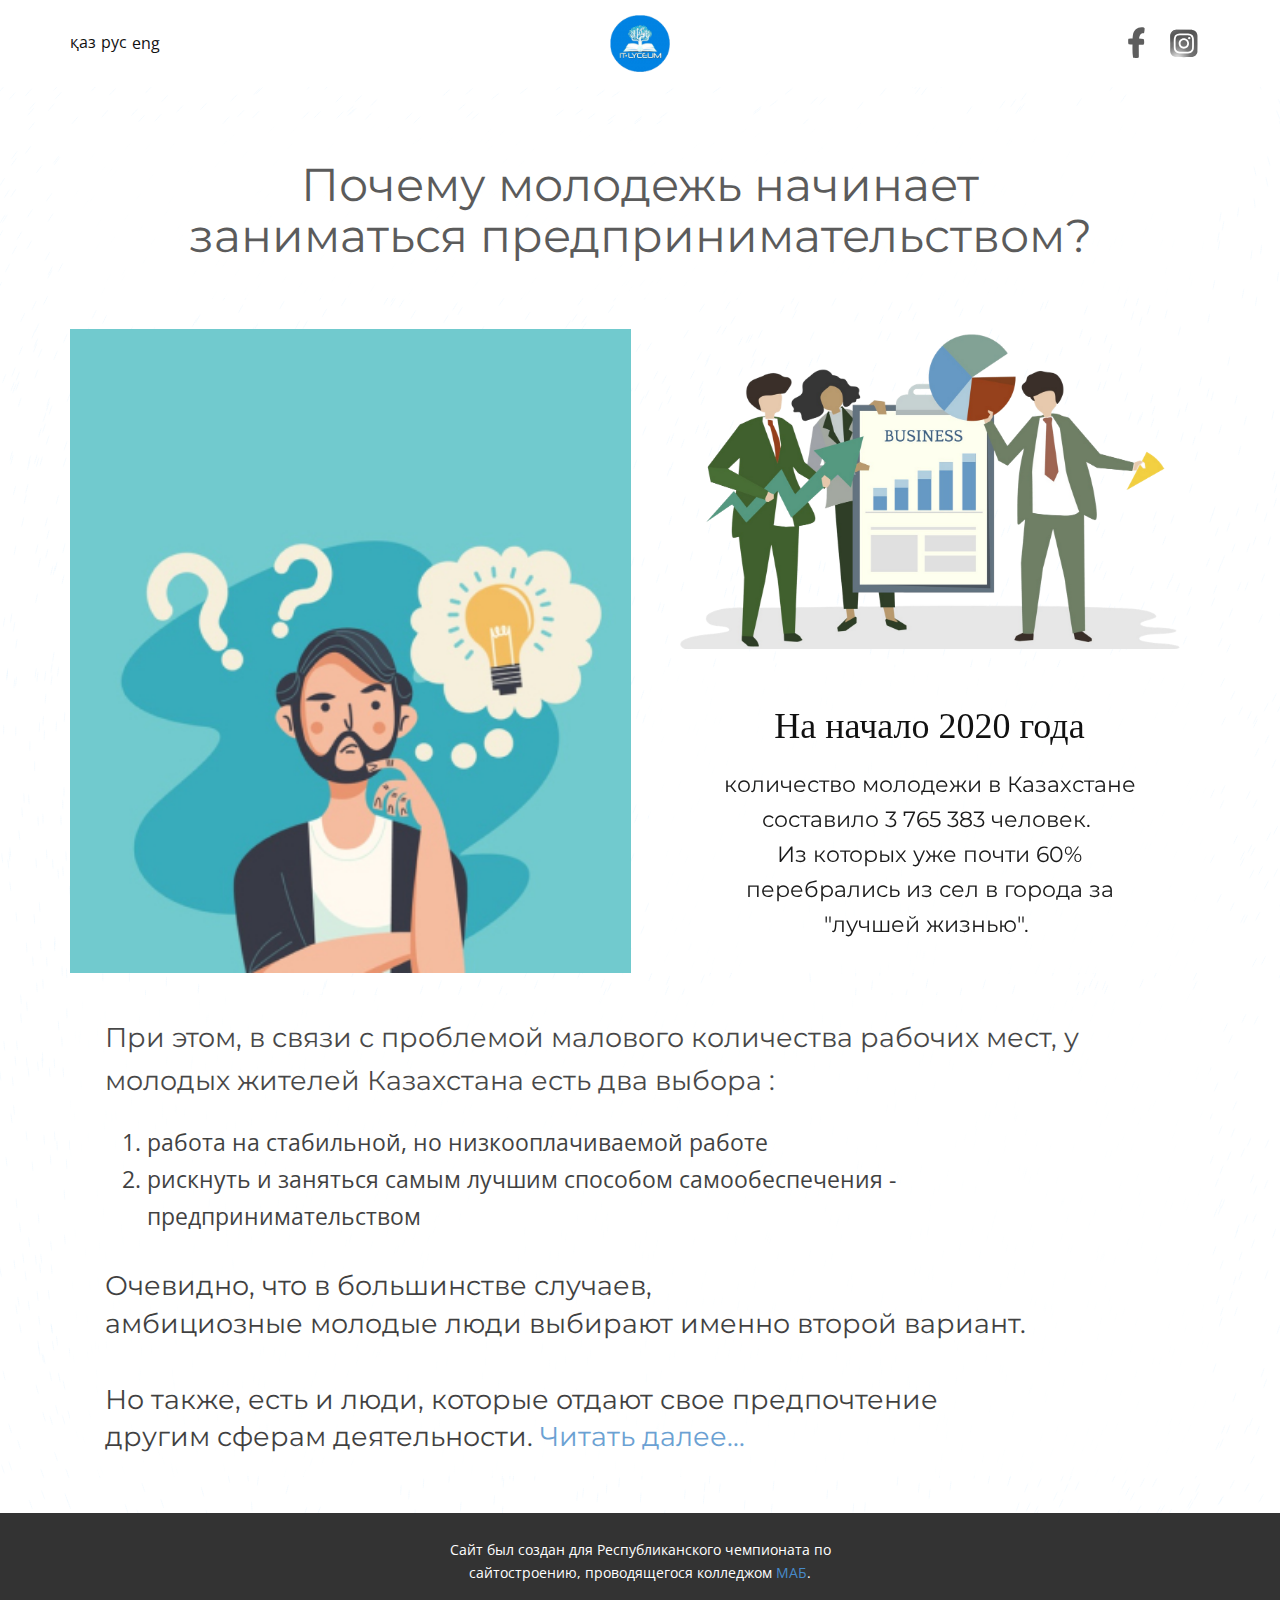
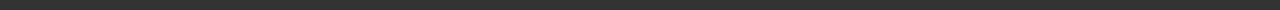
<file: Причины.html>
<!DOCTYPE html>
<html style="font-size: 16px;" lang="ru">
  <head>
    <title>Почему молодежь начинает заниматься предпринимательством?</title>
    <link rel="stylesheet" href="stylesheet.css" media="screen">
    <link href="scroll.css" rel="stylesheet">
    <link rel="stylesheet" href="Причины.css" media="screen">
    <script class="u-script" type="text/javascript" src="jquery.js" defer=""></script>
    <script class="u-script" type="text/javascript" src="u-script.js" defer=""></script>
    <link rel="icon" href="images/favicon.png">
    <link id="u-theme-google-font" rel="stylesheet" href="https://fonts.googleapis.com/css?family=Roboto:100,100i,300,300i,400,400i,500,500i,700,700i,900,900i|Open+Sans:300,300i,400,400i,600,600i,700,700i,800,800i">
    <link id="u-page-google-font" rel="stylesheet" href="https://fonts.googleapis.com/css?family=Montserrat:100,100i,200,200i,300,300i,400,400i,500,500i,600,600i,700,700i,800,800i,900,900i">
    
</head>
  <body class="u-body"><header class="u-clearfix u-header u-header" id="sec-031f"><div class="u-clearfix u-sheet u-valign-middle-sm u-sheet-1">
        <a href="Главная.html" data-page-id="153342050" class="u-image u-logo u-image-1" title="На главную">
          <img src="images/39c91881-2c52-4935-9c41-9efdb3269a8a-removebg.png" class="u-logo-image u-logo-image-1" data-image-width="61.4047">
        </a>
        <div class="u-social-icons u-spacing-10 u-social-icons-1">
          <a class="u-social-url" target="_blank" href="https://facebook.com/AktauIT/">
              <span class="u-icon u-icon-circle u-social-facebook u-social-type-logo u-icon-1">
                <svg class="u-svg-link" preserveAspectRatio="xMidYMin slice" xmlns="http://www.w3.org/2000/svg"
                 xmlns:xlink="http://www.w3.org/1999/xlink" x="0px" y="0px" viewBox="-10 -17 267.656 267.656"
                 style="enable-background:new 0 0 227.656 227.656;" xml:space="preserve">
                    <path style="fill:#0071BC;" d="M172.52,4.759c1.467,0.321,2.704,1.375,2.613,3.392c-0.504,10.084-1.054,20.213-3.575,30.022
                    c0.321,2.75-1.375,5.958-4.538,5.546c-22.551-2.979-30.755,17.326-33.689,40.197c10.725,0.642,21.359,1.467,31.718,2.383
                    c1.925,0.183,2.979,1.513,3.208,2.979c0.55,0.367,1.054,0.917,1.283,1.742c1.833,5.959,1.879,12.65,2.017,18.884
                    c0.092,4.904,0.688,10.45-2.613,14.346c0.413,2.292-0.825,4.95-3.896,5.042c-11,0.137-22.138,0.321-33.322,0.413
                    c0,1.1,0,2.2-0.046,3.208c-0.779,29.93,0.504,59.768,0.183,89.652c-0.046,2.338-1.925,3.208-3.621,2.888
                    c-0.229,0.137-0.458,0.321-0.733,0.412c-5.638,1.788-12.009,1.513-17.875,1.696c-5.821,0.137-11.55,0.275-17.326-0.733
                    c-1.421,0.458-3.163,0-3.483-1.879c-5.179-29.609-4.308-60.868-4.171-90.844c0-1.879,0-3.758,0-5.638
                    c-9.121-0.596-18.196-1.513-27.134-2.796c-1.375-0.229-2.063-1.146-2.154-2.2c-3.3-2.2-2.521-7.975-2.567-11.596
                    c-0.138-7.792-1.008-16.821,1.237-24.338c0.229-0.779,0.779-1.283,1.467-1.65c0.412-0.458,1.008-0.779,1.833-0.871
                    c9.121-1.1,18.517-1.742,28.005-2.063c0.458-8.617,1.238-17.234,2.567-25.667c6.279-40.243,40.793-64.673,81.54-55.277
                    C171.145,2.421,172.107,3.521,172.52,4.759z"/>
                </svg>
            </span>
          </a>
          <a class="u-social-url" target="_blank" href="https://www.instagram.com/itl_aktau/">
              <span class="u-icon u-icon-circle u-social-instagram u-social-type-logo u-icon-2">
                  <svg class="u-svg-link" preserveAspectRatio="xMidYMin slice"  xmlns="http://www.w3.org/2000/svg" xmlns:xlink="http://www.w3.org/1999/xlink" height="32" width="32" viewBox="-20 -23 169.0312 194.9835"><defs><radialGradient fy="578.088" fx="158.429" gradientTransform="matrix(0 -1.98198 1.8439 0 -1031.399 454.004)" gradientUnits="userSpaceOnUse" xlink:href="#a" r="65" cy="578.088" cx="158.429" id="c"/><radialGradient fy="473.455" fx="147.694" gradientTransform="matrix(.17394 .86872 -3.5818 .71718 1648.351 -458.493)" gradientUnits="userSpaceOnUse" xlink:href="#b" r="65" cy="473.455" cx="147.694" id="d"/><linearGradient id="b"><stop stop-color="#3771c8" offset="0"/><stop offset=".128" stop-color="#3771c8"/><stop stop-opacity="0" stop-color="#60f" offset="1"/></linearGradient><linearGradient id="a"><stop stop-color="#fd5" offset="0"/><stop stop-color="#fd5" offset=".1"/><stop stop-color="#ff543e" offset=".5"/><stop stop-color="#c837ab" offset="1"/></linearGradient></defs><path d="M65.033 0C37.891 0 29.953.028 28.41.156c-5.57.463-9.036 1.34-12.812 3.22-2.91 1.445-5.205 3.12-7.47 5.468-4.125 4.282-6.625 9.55-7.53 15.812-.44 3.04-.568 3.66-.594 19.188-.01 5.176 0 11.988 0 21.125 0 27.12.03 35.05.16 36.59.45 5.42 1.3 8.83 3.1 12.56 3.44 7.14 10.01 12.5 17.75 14.5 2.68.69 5.64 1.07 9.44 1.25 1.61.07 18.02.12 34.44.12 16.42 0 32.84-.02 34.41-.1 4.4-.207 6.955-.55 9.78-1.28a27.22 27.22 0 0017.75-14.53c1.765-3.64 2.66-7.18 3.065-12.317.088-1.12.125-18.977.125-36.81 0-17.836-.04-35.66-.128-36.78-.41-5.22-1.305-8.73-3.127-12.44-1.495-3.037-3.155-5.305-5.565-7.624-4.3-4.108-9.56-6.608-15.829-7.512C102.338.157 101.733.027 86.193 0z" fill="url(#c)"/>
                    <path d="M65.033 0C37.891 0 29.953.028 28.41.156c-5.57.463-9.036 1.34-12.812 3.22-2.91 1.445-5.205 3.12-7.47 5.468-4.125 4.282-6.625 9.55-7.53 15.812-.44 3.04-.568 3.66-.594 19.188-.01 5.176 0 11.988 0 21.125 0 27.12.03 35.05.16 36.59.45 5.42 1.3 8.83 3.1 12.56 3.44 7.14 10.01 12.5 17.75 14.5 2.68.69 5.64 1.07 9.44 1.25 1.61.07 18.02.12 34.44.12 16.42 0 32.84-.02 34.41-.1 4.4-.207 6.955-.55 9.78-1.28a27.22 27.22 0 0017.75-14.53c1.765-3.64 2.66-7.18 3.065-12.317.088-1.12.125-18.977.125-36.81 0-17.836-.04-35.66-.128-36.78-.41-5.22-1.305-8.73-3.127-12.44-1.495-3.037-3.155-5.305-5.565-7.624-4.3-4.108-9.56-6.608-15.829-7.512C102.338.157 101.733.027 86.193 0z" fill="url(#d)"/>
                    <path d="M65.003 17c-13.036 0-14.672.057-19.792.29-5.11.234-8.598 1.043-11.65 2.23-3.157 1.226-5.835 2.866-8.503 5.535-2.67 2.668-4.31 5.346-5.54 8.502-1.19 3.053-2 6.542-2.23 11.65C17.06 50.327 17 51.964 17 65s.058 14.667.29 19.787c.235 5.11 1.044 8.598 2.23 11.65 1.227 3.157 2.867 5.835 5.536 8.503 2.667 2.67 5.345 4.314 8.5 5.54 3.054 1.187 6.543 1.996 11.652 2.23 5.12.233 6.755.29 19.79.29 13.037 0 14.668-.057 19.788-.29 5.11-.234 8.602-1.043 11.656-2.23 3.156-1.226 5.83-2.87 8.497-5.54 2.67-2.668 4.31-5.346 5.54-8.502 1.18-3.053 1.99-6.542 2.23-11.65.23-5.12.29-6.752.29-19.788 0-13.036-.06-14.672-.29-19.792-.24-5.11-1.05-8.598-2.23-11.65-1.23-3.157-2.87-5.835-5.54-8.503-2.67-2.67-5.34-4.31-8.5-5.535-3.06-1.187-6.55-1.996-11.66-2.23-5.12-.233-6.75-.29-19.79-.29zm-4.306 8.65c1.278-.002 2.704 0 4.306 0 12.816 0 14.335.046 19.396.276 4.68.214 7.22.996 8.912 1.653 2.24.87 3.837 1.91 5.516 3.59 1.68 1.68 2.72 3.28 3.592 5.52.657 1.69 1.44 4.23 1.653 8.91.23 5.06.28 6.58.28 19.39s-.05 14.33-.28 19.39c-.214 4.68-.996 7.22-1.653 8.91-.87 2.24-1.912 3.835-3.592 5.514-1.68 1.68-3.275 2.72-5.516 3.59-1.69.66-4.232 1.44-8.912 1.654-5.06.23-6.58.28-19.396.28-12.817 0-14.336-.05-19.396-.28-4.68-.216-7.22-.998-8.913-1.655-2.24-.87-3.84-1.91-5.52-3.59-1.68-1.68-2.72-3.276-3.592-5.517-.657-1.69-1.44-4.23-1.653-8.91-.23-5.06-.276-6.58-.276-19.398s.046-14.33.276-19.39c.214-4.68.996-7.22 1.653-8.912.87-2.24 1.912-3.84 3.592-5.52 1.68-1.68 3.28-2.72 5.52-3.592 1.692-.66 4.233-1.44 8.913-1.655 4.428-.2 6.144-.26 15.09-.27zm29.928 7.97a5.76 5.76 0 105.76 5.758c0-3.18-2.58-5.76-5.76-5.76zm-25.622 6.73c-13.613 0-24.65 11.037-24.65 24.65 0 13.613 11.037 24.645 24.65 24.645C78.616 89.645 89.65 78.613 89.65 65S78.615 40.35 65.002 40.35zm0 8.65c8.836 0 16 7.163 16 16 0 8.836-7.164 16-16 16-8.837 0-16-7.164-16-16 0-8.837 7.163-16 16-16z" fill="#fff"/>
                  </svg>
            </span>
          </a>
        </div>
        <p class="u-text u-text-1">
          <a class="u-active-none u-border-none u-btn u-button-link u-button-style u-hover-none u-none u-text-body-color u-text-hover-palette-1-light-2 u-btn-1" href="Себептер.html" data-page-id="20847282">қаз</a>
        </p>
        <a class="u-active-none u-border-none u-btn u-button-link u-button-style u-hover-none u-none u-text-body-color u-text-hover-palette-1-light-2 u-btn-2" href="Причины.html" data-page-id="153342050">рус</a>
        <a class="u-active-none u-border-none u-btn u-button-link u-button-style u-hover-none u-none u-text-body-color u-text-hover-palette-1-light-2 u-btn-3" href="reasons.html" data-page-id="32189942">eng</a>
      </div></header>
    <section class="u-clearfix u-section-1" id="sec-94a9">
      <div class="intro" id="intro" data-aos="fade-in">
        <div class="u-clearfix u-sheet u-valign-middle u-sheet-1">
        <div class="u-container-style u-expanded-width u-group u-opacity-80 u-shape-rectangle u-white u-group-1">
          <div class="u-container-layout u-valign-middle u-container-layout-1">
            <h1 class="u-align-center u-custom-font u-font-montserrat u-text u-text-grey-80 u-text-1">Почему молодежь&nbsp;начинает<br>заниматься предпринимательством?
            </h1>
          </div>
        </div>
        <div class="u-clearfix u-expanded-width u-gutter-18 u-layout-wrap u-layout-wrap-1">
          <div class="u-gutter-0 u-layout">
            <div class="u-layout-row">
              <div class="u-size-30 u-size-60-md">
                <div class="u-layout-row">
                  <div class="u-align-left u-container-style u-image u-layout-cell u-left-cell u-size-60 u-image-1" src="">
                    <div class="u-container-layout u-valign-middle u-container-layout-2" src=""></div>
                  </div>
                </div>
              </div>
              <div class="u-size-30 u-size-60-md">
                <div class="u-layout-col">
                  <div class="u-align-left u-container-style u-image u-layout-cell u-right-cell u-size-40 u-image-2">
                    <div class="u-container-layout u-valign-middle u-container-layout-3" src=""></div>
                  </div>
                  <div class="u-align-left u-container-style u-layout-cell u-opacity-80 u-right-cell u-size-20 u-white u-layout-cell-3" src="">
                    <div class="u-container-layout u-container-layout-4">
                      <h2 class="u-align-center u-custom-font u-font-georgia u-text u-text-2">На начало 2020 года</h2>
                      <p class="u-align-center u-custom-font u-font-montserrat u-text u-text-grey-90 u-text-3">количество молодежи в Казахстане составило 3 765 383 человек.&nbsp;<br>Из которых уже почти 60% перебрались из сел в города за "лучшей жизнью".&nbsp;
                      </p>
                    </div>
                  </div>
                </div>
              </div>
            </div>
          </div>
        </div>
        <div class="u-container-style u-expanded-width u-group u-opacity-80 u-shape-rectangle u-white u-group-2">
          <div class="u-container-layout u-container-layout-5">
            <p class="u-custom-font u-font-montserrat u-text u-text-grey-90 u-text-4">При этом, в связи с проблемой малового количества рабочих мест, у молодых жителей Казахстана есть два выбора :</p>
            <ol class="u-align-left u-text u-text-5">
              <li>работа на стабильной, но низкооплачиваемой работе<br>
              </li>
              <li>рискнуть и заняться самым лучшим способом&nbsp;самообеспечения - предпринимательством</li>
            </ol>
            <p class="u-align-left u-custom-font u-font-montserrat u-text u-text-6">Очевидно, что в большинстве случаев,<br>амбициозные молодые люди выбирают именно второй вариант.<br>
              <br>Но также, есть и люди, которые отдают свое предпочтение другим сферам деятельности. <a href="Почему.html" data-page-id="524124968" class="u-active-none u-border-none u-btn u-button-link u-button-style u-hover-none u-none u-text-palette-1-base u-btn-1">Читать далее...</a>
            </p>
          </div>
        </div>
      </div>
    </div>
    </section>
    
    
    <footer class="u-align-center u-clearfix u-footer u-grey-80 u-footer" id="sec-58fa"><div class="u-clearfix u-sheet u-sheet-1">
        <p class="u-small-text u-text u-text-variant u-text-1">Сайт был создан для Республиканского чемпионата по сайтостроению, проводящегося колледжом <a href="https://cmab.kz" class="u-active-none u-border-none u-btn u-button-link u-button-style u-hover-none u-none u-text-palette-1-base u-btn-1" target="_blank">МАБ</a>.
        </p>
      </div></footer>
      
      <script src="scroll.js"> </script>
      
      <script>
        AOS.init({
          // Global settings:
          disable: false, // accepts following values: 'phone', 'tablet', 'mobile', boolean, expression or function
          startEvent: 'DOMContentLoaded', // name of the event dispatched on the document, that AOS should initialize on
          initClassName: 'aos-init', // class applied after initialization
          animatedClassName: 'aos-animate', // class applied on animation
          useClassNames: false, // if true, will add content of `data-aos` as classes on scroll
          disableMutationObserver: false, // disables automatic mutations' detections (advanced)
          debounceDelay: 50, // the delay on debounce used while resizing window (advanced)
          throttleDelay: 99, // the delay on throttle used while scrolling the page (advanced)


          // Settings that can be overridden on per-element basis, by `data-aos-*` attributes:
          offset: 0, // offset (in px) from the original trigger point
          delay: 0, // values from 0 to 3000, with step 50ms
          duration: 2000, // values from 0 to 3000, with step 50ms
          easing: 'ease', // default easing for AOS animations
          once: true, // whether animation should happen only once - while scrolling down
          mirror: false, // whether elements should animate out while scrolling past them
          anchorPlacement: 'top-bottom', // defines which position of the element regarding to window should trigger the animation
        });
      </script>
      
      <script src="p5.min.js"></script>
      <script src="vanta.topology.min.js"></script>
      <script>
          VANTA.TOPOLOGY({
          el: "#intro",
          mouseControls: true,
          touchControls: true,
          gyroControls: false,
          minHeight: 200.00,
          minWidth: 200.00,
          scale: 1.00,
          scaleMobile: 1.00,
          color: 0x77bef7,
          backgroundColor: 0xffffff
        })
      </script>
      
  </body>
</html>
</file>
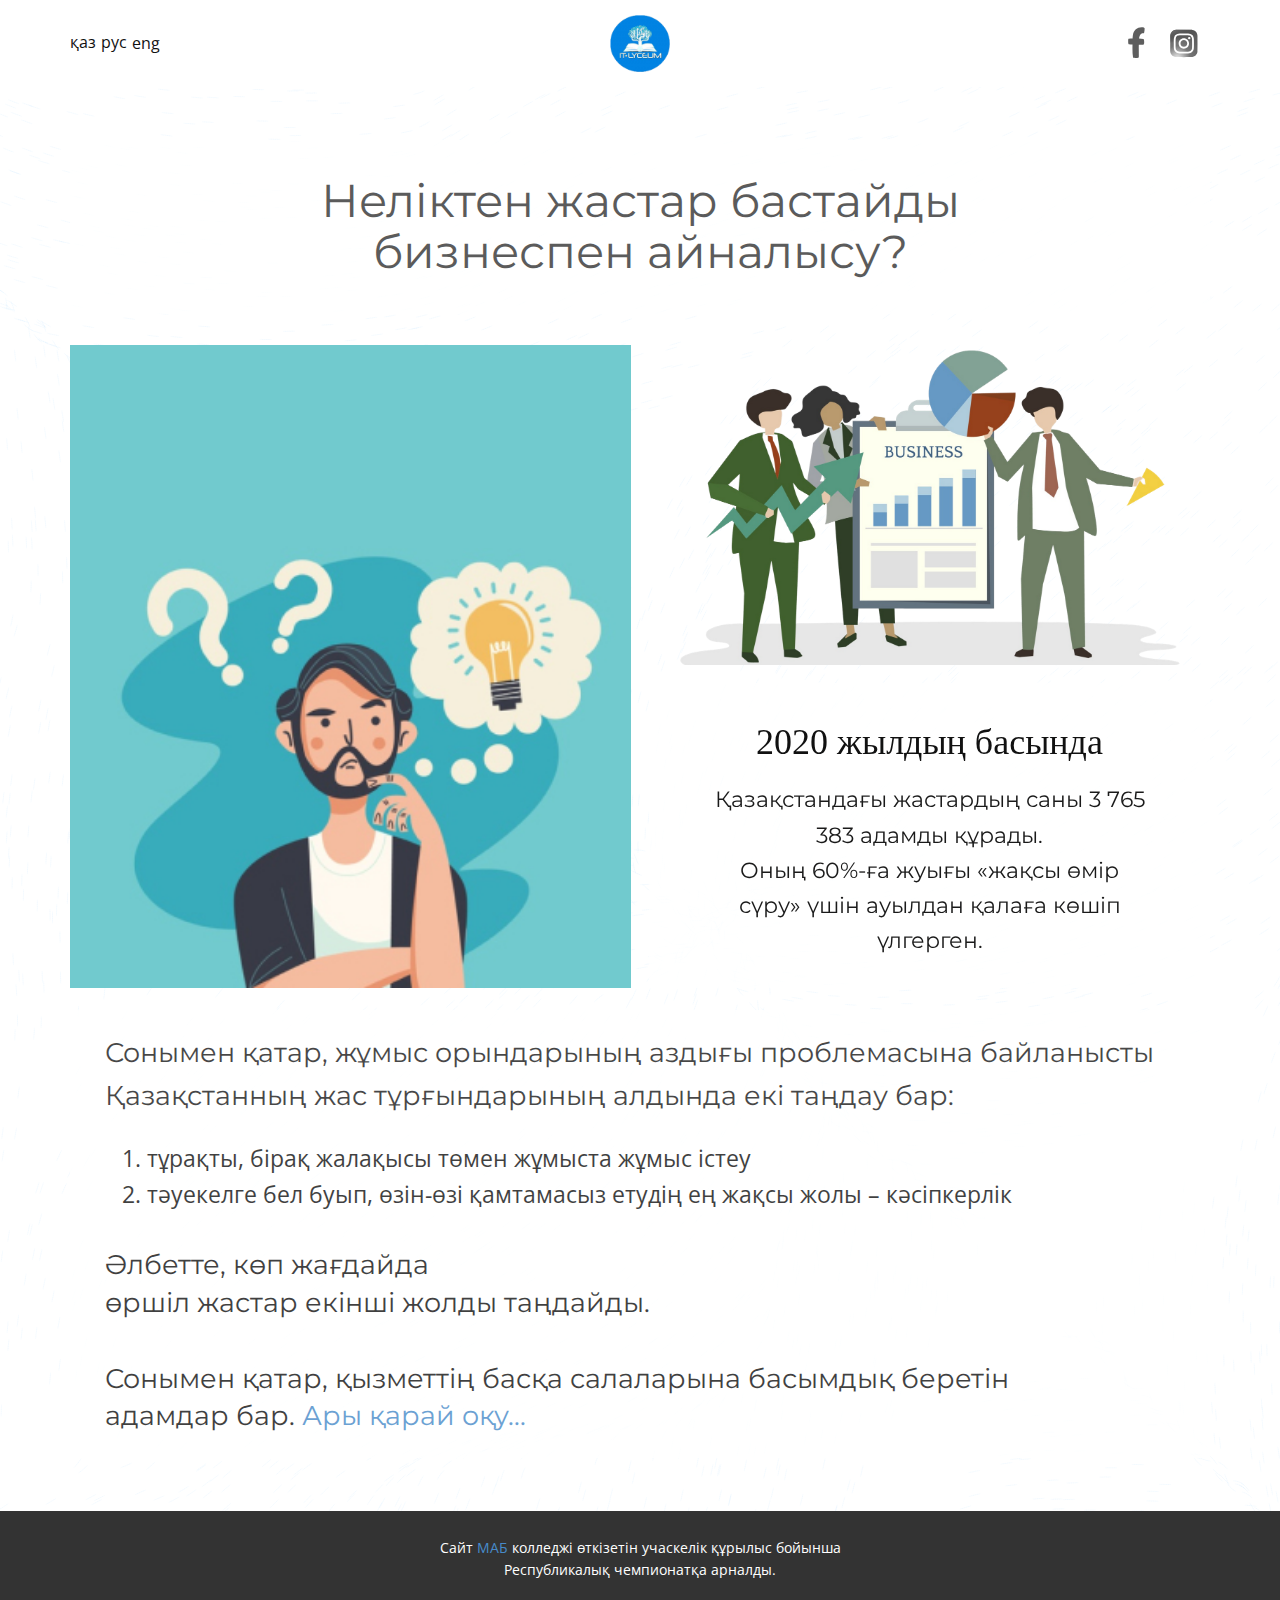
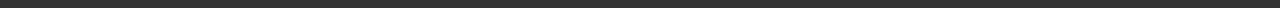
<file: Себептер.html>
<!DOCTYPE html>
<html style="font-size: 16px;" lang="ru">
  <head>
    <title>Неліктен жастар бастайды  бизнеспен айналысу?</title>
    <link rel="stylesheet" href="stylesheet.css" media="screen">
    <link href="scroll.css" rel="stylesheet">
    <link rel="stylesheet" href="Себептер.css" media="screen">
    <script class="u-script" type="text/javascript" src="jquery.js" defer=""></script>
    <script class="u-script" type="text/javascript" src="u-script.js" defer=""></script>
    <link rel="icon" href="images/favicon.png">
    <link id="u-theme-google-font" rel="stylesheet" href="https://fonts.googleapis.com/css?family=Roboto:100,100i,300,300i,400,400i,500,500i,700,700i,900,900i|Open+Sans:300,300i,400,400i,600,600i,700,700i,800,800i">
    <link id="u-page-google-font" rel="stylesheet" href="https://fonts.googleapis.com/css?family=Montserrat:100,100i,200,200i,300,300i,400,400i,500,500i,600,600i,700,700i,800,800i,900,900i">
    
</head>
  <body class="u-body"><header class="u-clearfix u-header u-header" id="sec-031f"><div class="u-clearfix u-sheet u-valign-middle-sm u-sheet-1">
        <a href="уй.html" data-page-id="153342050" class="u-image u-logo u-image-1" title="Үй">
          <img src="images/39c91881-2c52-4935-9c41-9efdb3269a8a-removebg.png" class="u-logo-image u-logo-image-1" data-image-width="61.4047">
        </a>
        <div class="u-social-icons u-spacing-10 u-social-icons-1">
          <a class="u-social-url" target="_blank" href="https://facebook.com/AktauIT/">
              <span class="u-icon u-icon-circle u-social-facebook u-social-type-logo u-icon-1">
                <svg class="u-svg-link" preserveAspectRatio="xMidYMin slice" xmlns="http://www.w3.org/2000/svg"
                 xmlns:xlink="http://www.w3.org/1999/xlink" x="0px" y="0px" viewBox="-10 -17 267.656 267.656"
                 style="enable-background:new 0 0 227.656 227.656;" xml:space="preserve">
                    <path style="fill:#0071BC;" d="M172.52,4.759c1.467,0.321,2.704,1.375,2.613,3.392c-0.504,10.084-1.054,20.213-3.575,30.022
                    c0.321,2.75-1.375,5.958-4.538,5.546c-22.551-2.979-30.755,17.326-33.689,40.197c10.725,0.642,21.359,1.467,31.718,2.383
                    c1.925,0.183,2.979,1.513,3.208,2.979c0.55,0.367,1.054,0.917,1.283,1.742c1.833,5.959,1.879,12.65,2.017,18.884
                    c0.092,4.904,0.688,10.45-2.613,14.346c0.413,2.292-0.825,4.95-3.896,5.042c-11,0.137-22.138,0.321-33.322,0.413
                    c0,1.1,0,2.2-0.046,3.208c-0.779,29.93,0.504,59.768,0.183,89.652c-0.046,2.338-1.925,3.208-3.621,2.888
                    c-0.229,0.137-0.458,0.321-0.733,0.412c-5.638,1.788-12.009,1.513-17.875,1.696c-5.821,0.137-11.55,0.275-17.326-0.733
                    c-1.421,0.458-3.163,0-3.483-1.879c-5.179-29.609-4.308-60.868-4.171-90.844c0-1.879,0-3.758,0-5.638
                    c-9.121-0.596-18.196-1.513-27.134-2.796c-1.375-0.229-2.063-1.146-2.154-2.2c-3.3-2.2-2.521-7.975-2.567-11.596
                    c-0.138-7.792-1.008-16.821,1.237-24.338c0.229-0.779,0.779-1.283,1.467-1.65c0.412-0.458,1.008-0.779,1.833-0.871
                    c9.121-1.1,18.517-1.742,28.005-2.063c0.458-8.617,1.238-17.234,2.567-25.667c6.279-40.243,40.793-64.673,81.54-55.277
                    C171.145,2.421,172.107,3.521,172.52,4.759z"/>
                </svg>
            </span>
          </a>
          <a class="u-social-url" target="_blank" href="https://www.instagram.com/itl_aktau/">
              <span class="u-icon u-icon-circle u-social-instagram u-social-type-logo u-icon-2">
                  <svg class="u-svg-link" preserveAspectRatio="xMidYMin slice"  xmlns="http://www.w3.org/2000/svg" xmlns:xlink="http://www.w3.org/1999/xlink" height="32" width="32" viewBox="-20 -23 169.0312 194.9835"><defs><radialGradient fy="578.088" fx="158.429" gradientTransform="matrix(0 -1.98198 1.8439 0 -1031.399 454.004)" gradientUnits="userSpaceOnUse" xlink:href="#a" r="65" cy="578.088" cx="158.429" id="c"/><radialGradient fy="473.455" fx="147.694" gradientTransform="matrix(.17394 .86872 -3.5818 .71718 1648.351 -458.493)" gradientUnits="userSpaceOnUse" xlink:href="#b" r="65" cy="473.455" cx="147.694" id="d"/><linearGradient id="b"><stop stop-color="#3771c8" offset="0"/><stop offset=".128" stop-color="#3771c8"/><stop stop-opacity="0" stop-color="#60f" offset="1"/></linearGradient><linearGradient id="a"><stop stop-color="#fd5" offset="0"/><stop stop-color="#fd5" offset=".1"/><stop stop-color="#ff543e" offset=".5"/><stop stop-color="#c837ab" offset="1"/></linearGradient></defs><path d="M65.033 0C37.891 0 29.953.028 28.41.156c-5.57.463-9.036 1.34-12.812 3.22-2.91 1.445-5.205 3.12-7.47 5.468-4.125 4.282-6.625 9.55-7.53 15.812-.44 3.04-.568 3.66-.594 19.188-.01 5.176 0 11.988 0 21.125 0 27.12.03 35.05.16 36.59.45 5.42 1.3 8.83 3.1 12.56 3.44 7.14 10.01 12.5 17.75 14.5 2.68.69 5.64 1.07 9.44 1.25 1.61.07 18.02.12 34.44.12 16.42 0 32.84-.02 34.41-.1 4.4-.207 6.955-.55 9.78-1.28a27.22 27.22 0 0017.75-14.53c1.765-3.64 2.66-7.18 3.065-12.317.088-1.12.125-18.977.125-36.81 0-17.836-.04-35.66-.128-36.78-.41-5.22-1.305-8.73-3.127-12.44-1.495-3.037-3.155-5.305-5.565-7.624-4.3-4.108-9.56-6.608-15.829-7.512C102.338.157 101.733.027 86.193 0z" fill="url(#c)"/>
                    <path d="M65.033 0C37.891 0 29.953.028 28.41.156c-5.57.463-9.036 1.34-12.812 3.22-2.91 1.445-5.205 3.12-7.47 5.468-4.125 4.282-6.625 9.55-7.53 15.812-.44 3.04-.568 3.66-.594 19.188-.01 5.176 0 11.988 0 21.125 0 27.12.03 35.05.16 36.59.45 5.42 1.3 8.83 3.1 12.56 3.44 7.14 10.01 12.5 17.75 14.5 2.68.69 5.64 1.07 9.44 1.25 1.61.07 18.02.12 34.44.12 16.42 0 32.84-.02 34.41-.1 4.4-.207 6.955-.55 9.78-1.28a27.22 27.22 0 0017.75-14.53c1.765-3.64 2.66-7.18 3.065-12.317.088-1.12.125-18.977.125-36.81 0-17.836-.04-35.66-.128-36.78-.41-5.22-1.305-8.73-3.127-12.44-1.495-3.037-3.155-5.305-5.565-7.624-4.3-4.108-9.56-6.608-15.829-7.512C102.338.157 101.733.027 86.193 0z" fill="url(#d)"/>
                    <path d="M65.003 17c-13.036 0-14.672.057-19.792.29-5.11.234-8.598 1.043-11.65 2.23-3.157 1.226-5.835 2.866-8.503 5.535-2.67 2.668-4.31 5.346-5.54 8.502-1.19 3.053-2 6.542-2.23 11.65C17.06 50.327 17 51.964 17 65s.058 14.667.29 19.787c.235 5.11 1.044 8.598 2.23 11.65 1.227 3.157 2.867 5.835 5.536 8.503 2.667 2.67 5.345 4.314 8.5 5.54 3.054 1.187 6.543 1.996 11.652 2.23 5.12.233 6.755.29 19.79.29 13.037 0 14.668-.057 19.788-.29 5.11-.234 8.602-1.043 11.656-2.23 3.156-1.226 5.83-2.87 8.497-5.54 2.67-2.668 4.31-5.346 5.54-8.502 1.18-3.053 1.99-6.542 2.23-11.65.23-5.12.29-6.752.29-19.788 0-13.036-.06-14.672-.29-19.792-.24-5.11-1.05-8.598-2.23-11.65-1.23-3.157-2.87-5.835-5.54-8.503-2.67-2.67-5.34-4.31-8.5-5.535-3.06-1.187-6.55-1.996-11.66-2.23-5.12-.233-6.75-.29-19.79-.29zm-4.306 8.65c1.278-.002 2.704 0 4.306 0 12.816 0 14.335.046 19.396.276 4.68.214 7.22.996 8.912 1.653 2.24.87 3.837 1.91 5.516 3.59 1.68 1.68 2.72 3.28 3.592 5.52.657 1.69 1.44 4.23 1.653 8.91.23 5.06.28 6.58.28 19.39s-.05 14.33-.28 19.39c-.214 4.68-.996 7.22-1.653 8.91-.87 2.24-1.912 3.835-3.592 5.514-1.68 1.68-3.275 2.72-5.516 3.59-1.69.66-4.232 1.44-8.912 1.654-5.06.23-6.58.28-19.396.28-12.817 0-14.336-.05-19.396-.28-4.68-.216-7.22-.998-8.913-1.655-2.24-.87-3.84-1.91-5.52-3.59-1.68-1.68-2.72-3.276-3.592-5.517-.657-1.69-1.44-4.23-1.653-8.91-.23-5.06-.276-6.58-.276-19.398s.046-14.33.276-19.39c.214-4.68.996-7.22 1.653-8.912.87-2.24 1.912-3.84 3.592-5.52 1.68-1.68 3.28-2.72 5.52-3.592 1.692-.66 4.233-1.44 8.913-1.655 4.428-.2 6.144-.26 15.09-.27zm29.928 7.97a5.76 5.76 0 105.76 5.758c0-3.18-2.58-5.76-5.76-5.76zm-25.622 6.73c-13.613 0-24.65 11.037-24.65 24.65 0 13.613 11.037 24.645 24.65 24.645C78.616 89.645 89.65 78.613 89.65 65S78.615 40.35 65.002 40.35zm0 8.65c8.836 0 16 7.163 16 16 0 8.836-7.164 16-16 16-8.837 0-16-7.164-16-16 0-8.837 7.163-16 16-16z" fill="#fff"/>
                  </svg>
            </span>
          </a>
        </div>
        <p class="u-text u-text-1">
          <a class="u-active-none u-border-none u-btn u-button-link u-button-style u-hover-none u-none u-text-body-color u-text-hover-palette-1-light-2 u-btn-1" href="Себептер.html" data-page-id="20847282">қаз</a>
        </p>
        <a class="u-active-none u-border-none u-btn u-button-link u-button-style u-hover-none u-none u-text-body-color u-text-hover-palette-1-light-2 u-btn-2" href="Причины.html" data-page-id="153342050">рус</a>
        <a class="u-active-none u-border-none u-btn u-button-link u-button-style u-hover-none u-none u-text-body-color u-text-hover-palette-1-light-2 u-btn-3" href="reasons.html" data-page-id="32189942">eng</a>
      </div></header> 
    <section class="u-clearfix u-section-1" id="sec-6a0a">
      <div class="intro" id="intro" data-aos="fade-in">
        <div class="u-clearfix u-sheet u-valign-middle u-sheet-1">
        <div class="u-container-style u-expanded-width u-group u-opacity-80 u-shape-rectangle u-white u-group-1">
          <div class="u-container-layout u-valign-middle u-container-layout-1">
            <h1 class="u-align-center u-custom-font u-font-montserrat u-text u-text-grey-80 u-text-1">Неліктен жастар бастайды <br>бизнеспен айналысу?
            </h1>
          </div>
        </div>
        <div class="u-clearfix u-expanded-width u-gutter-18 u-layout-wrap u-layout-wrap-1">
          <div class="u-gutter-0 u-layout">
            <div class="u-layout-row">
              <div class="u-size-30 u-size-60-md">
                <div class="u-layout-row">
                  <div class="u-align-left u-container-style u-image u-layout-cell u-left-cell u-size-60 u-image-1" src="">
                    <div class="u-container-layout u-valign-middle u-container-layout-2" src=""></div>
                  </div>
                </div>
              </div>
              <div class="u-size-30 u-size-60-md">
                <div class="u-layout-col">
                  <div class="u-align-left u-container-style u-image u-layout-cell u-right-cell u-size-40 u-image-2">
                    <div class="u-container-layout u-valign-middle u-container-layout-3" src=""></div>
                  </div>
                  <div class="u-align-left u-container-style u-opacity-80 u-layout-cell u-right-cell u-size-20 u-white u-layout-cell-3" src="">
                    <div class="u-container-layout u-container-layout-4">
                      <h2 class="u-align-center u-custom-font u-font-georgia u-text u-text-2">2020 жылдың басында</h2>
                      <p class="u-align-center u-custom-font u-font-montserrat u-text u-text-grey-90 u-text-3">Қазақстандағы жастардың саны 3 765 383 адамды құрады. <br>Оның 60%-ға жуығы «жақсы өмір сүру» үшін ауылдан қалаға көшіп үлгерген.
                      </p>
                    </div>
                  </div>
                </div>
              </div>
            </div>
          </div>
        </div>
        <div class="u-container-style u-expanded-width u-group u-opacity-80 u-shape-rectangle u-white u-group-2">
          <div class="u-container-layout u-container-layout-5">
            <p class="u-custom-font u-font-montserrat u-text u-text-grey-90 u-text-4">Сонымен қатар, жұмыс орындарының аздығы проблемасына байланысты Қазақстанның жас тұрғындарының алдында екі таңдау бар:</p>
            <ol class="u-align-left u-text u-text-5">
              <li>тұрақты, бірақ жалақысы төмен жұмыста жұмыс істеу<br>
              </li>
              <li>тәуекелге бел буып, өзін-өзі қамтамасыз етудің ең жақсы жолы – кәсіпкерлік<br>
              </li>
            </ol>
            <p class="u-align-left u-custom-font u-font-montserrat u-text u-text-6">Әлбетте, көп жағдайда <br>өршіл жастар екінші жолды таңдайды. <br>
              <br>Сонымен қатар, қызметтің басқа салаларына басымдық беретін адамдар бар. <a href="нелыктен.html" data-page-id="157314810" class="u-active-none u-border-none u-btn u-button-link u-button-style u-hover-none u-none u-text-palette-1-base u-btn-1">Ары қарай оқу...</a>
              <br>
            </p>
          </div>
        </div>
      </div>
    </div>
    </section>
    
    
    <footer class="u-align-center u-clearfix u-footer u-grey-80 u-footer" id="sec-58fa"><div class="u-clearfix u-sheet u-sheet-1">
        <p class="u-small-text u-text u-text-variant u-text-1">Сайт <a href="https://cmab.kz" class="u-active-none u-border-none u-btn u-button-link u-button-style u-hover-none u-none u-text-palette-1-base u-btn-1" target="_blank">МАБ</a> колледжі өткізетін учаскелік құрылыс бойынша Республикалық чемпионатқа арналды.
        </p>
      </div></footer>
      
      <script src="scroll.js"> </script>
      
      <script>
        AOS.init({
          // Global settings:
          disable: false, // accepts following values: 'phone', 'tablet', 'mobile', boolean, expression or function
          startEvent: 'DOMContentLoaded', // name of the event dispatched on the document, that AOS should initialize on
          initClassName: 'aos-init', // class applied after initialization
          animatedClassName: 'aos-animate', // class applied on animation
          useClassNames: false, // if true, will add content of `data-aos` as classes on scroll
          disableMutationObserver: false, // disables automatic mutations' detections (advanced)
          debounceDelay: 50, // the delay on debounce used while resizing window (advanced)
          throttleDelay: 99, // the delay on throttle used while scrolling the page (advanced)


          // Settings that can be overridden on per-element basis, by `data-aos-*` attributes:
          offset: 0, // offset (in px) from the original trigger point
          delay: 0, // values from 0 to 3000, with step 50ms
          duration: 2000, // values from 0 to 3000, with step 50ms
          easing: 'ease', // default easing for AOS animations
          once: true, // whether animation should happen only once - while scrolling down
          mirror: false, // whether elements should animate out while scrolling past them
          anchorPlacement: 'top-bottom', // defines which position of the element regarding to window should trigger the animation
        });
      </script>
      
      <script src="p5.min.js"></script>
      <script src="vanta.topology.min.js"></script>
      <script>
          VANTA.TOPOLOGY({
          el: "#intro",
          mouseControls: true,
          touchControls: true,
          gyroControls: false,
          minHeight: 200.00,
          minWidth: 200.00,
          scale: 1.00,
          scaleMobile: 1.00,
          color: 0x77bef7,
          backgroundColor: 0xffffff
        })
      </script>
      
  </body>
</html>
</file>
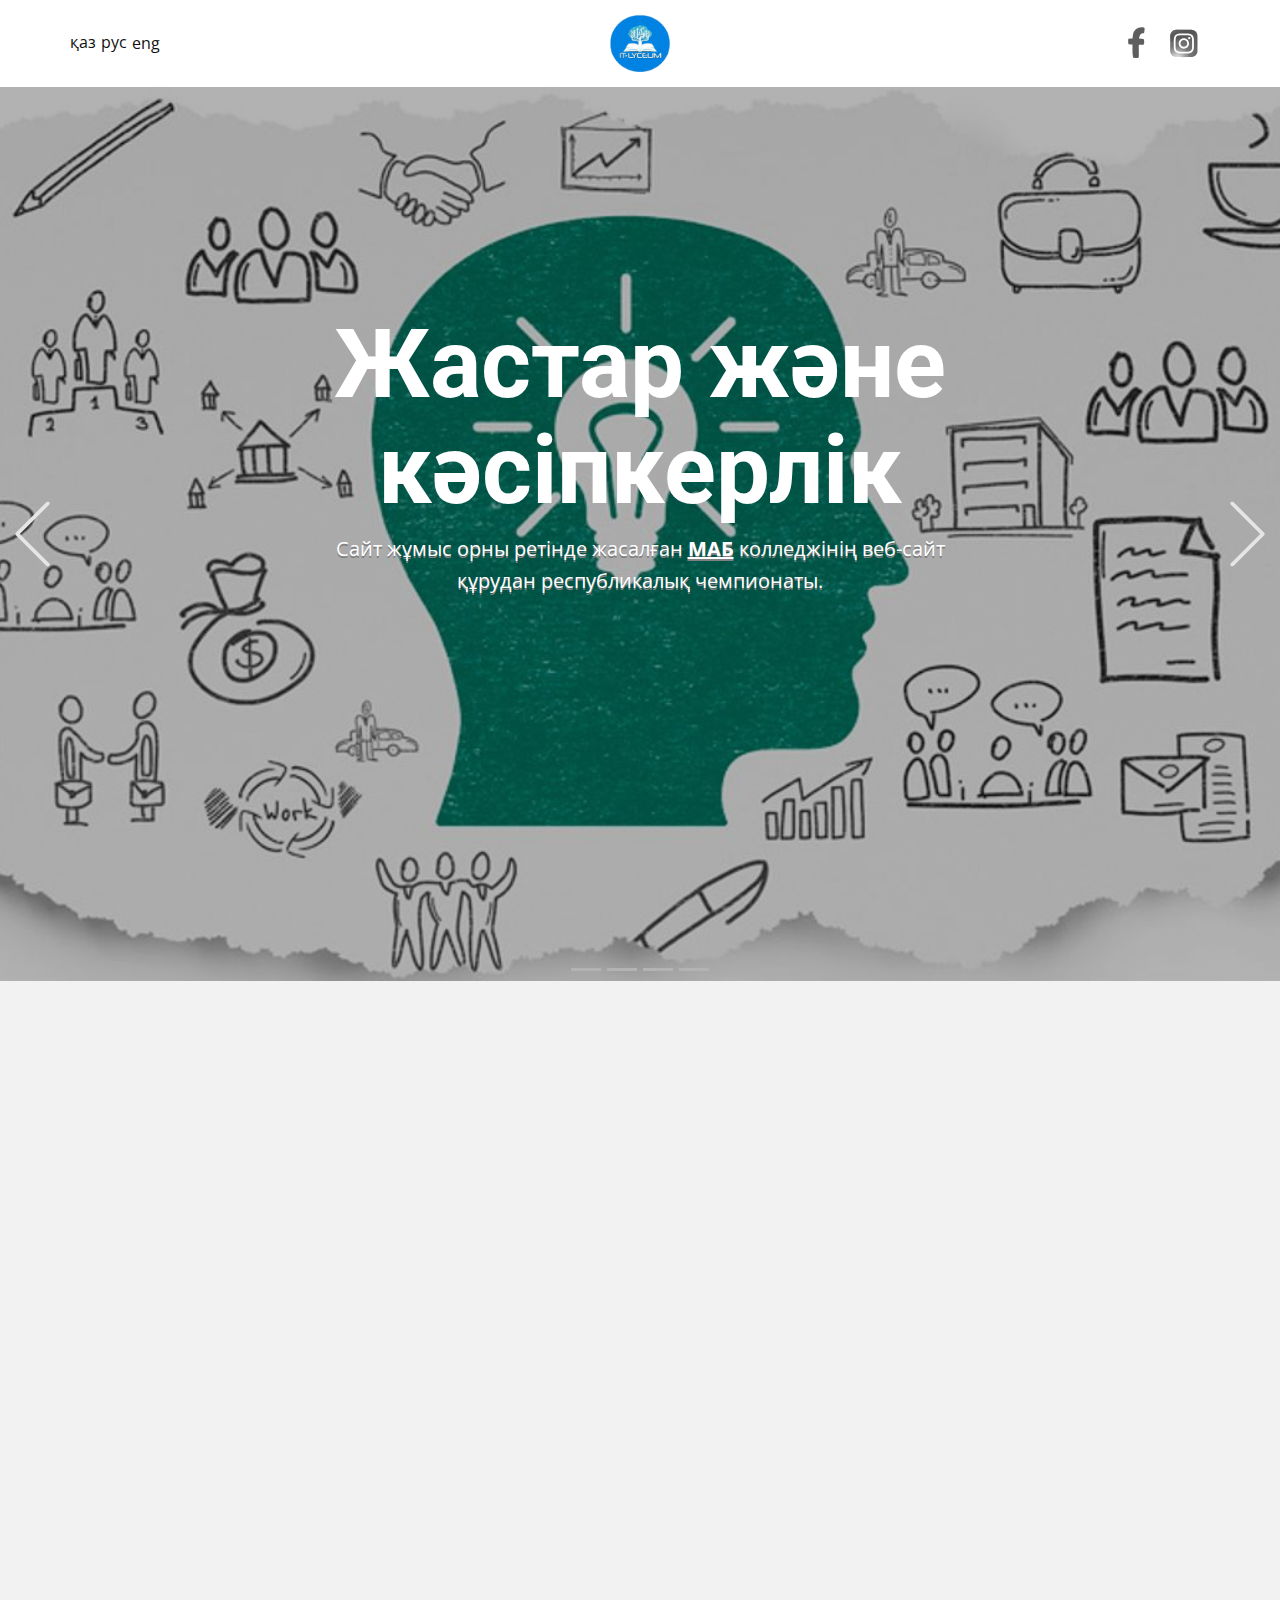
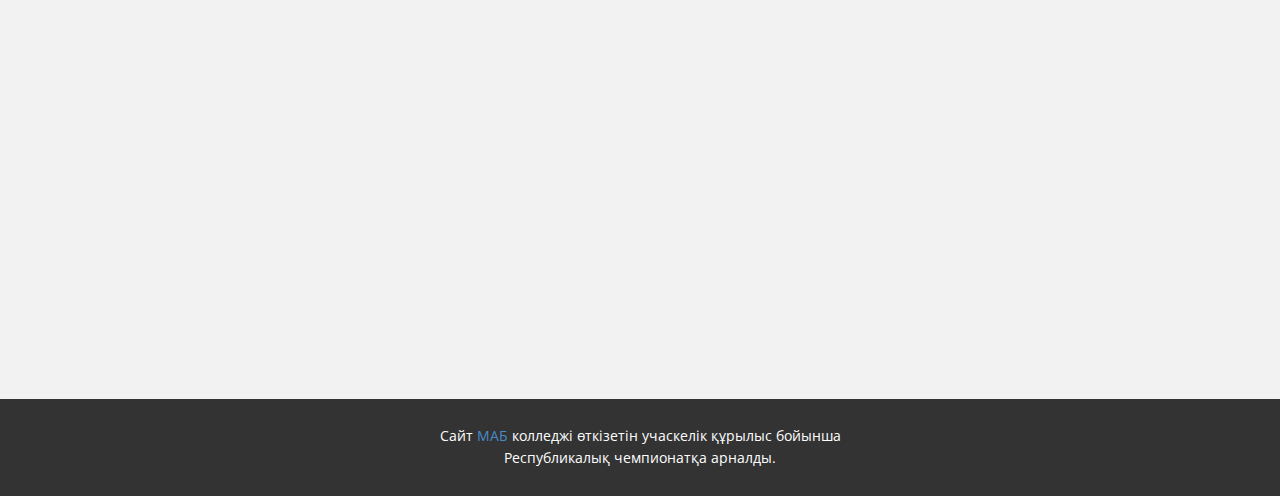
<file: уй.html>
<!DOCTYPE html>
<html style="font-size: 16px;" lang="ru">
  <head>
    <title>уй</title>
    <link rel="stylesheet" href="stylesheet.css" media="screen">
    <link href="scroll.css" rel="stylesheet">
    <link rel="stylesheet" href="уй.css" media="screen">
    <script class="u-script" type="text/javascript" src="jquery.js" defer=""></script>
    <script class="u-script" type="text/javascript" src="u-script.js" defer=""></script>
    <link rel="icon" href="images/favicon.png">
    <link id="u-theme-google-font" rel="stylesheet" href="https://fonts.googleapis.com/css?family=Roboto:100,100i,300,300i,400,400i,500,500i,700,700i,900,900i|Open+Sans:300,300i,400,400i,600,600i,700,700i,800,800i">
      
</head>
  <body class="u-body"><header class="u-clearfix u-header u-header" id="sec-031f"><div class="u-clearfix u-sheet u-valign-middle-sm u-sheet-1">
        <a href="уй.html" data-page-id="153342050" class="u-image u-logo u-image-1" title="Үй">
          <img src="images/39c91881-2c52-4935-9c41-9efdb3269a8a-removebg.png" class="u-logo-image u-logo-image-1" data-image-width="61.4047">
        </a>
        <div class="u-social-icons u-spacing-10 u-social-icons-1">
          <a class="u-social-url" target="_blank" href="https://facebook.com/AktauIT/">
              <span class="u-icon u-icon-circle u-social-facebook u-social-type-logo u-icon-1">
                <svg class="u-svg-link" preserveAspectRatio="xMidYMin slice" xmlns="http://www.w3.org/2000/svg"
                 xmlns:xlink="http://www.w3.org/1999/xlink" x="0px" y="0px" viewBox="-10 -17 267.656 267.656"
                 style="enable-background:new 0 0 227.656 227.656;" xml:space="preserve">
                    <path style="fill:#0071BC;" d="M172.52,4.759c1.467,0.321,2.704,1.375,2.613,3.392c-0.504,10.084-1.054,20.213-3.575,30.022
                    c0.321,2.75-1.375,5.958-4.538,5.546c-22.551-2.979-30.755,17.326-33.689,40.197c10.725,0.642,21.359,1.467,31.718,2.383
                    c1.925,0.183,2.979,1.513,3.208,2.979c0.55,0.367,1.054,0.917,1.283,1.742c1.833,5.959,1.879,12.65,2.017,18.884
                    c0.092,4.904,0.688,10.45-2.613,14.346c0.413,2.292-0.825,4.95-3.896,5.042c-11,0.137-22.138,0.321-33.322,0.413
                    c0,1.1,0,2.2-0.046,3.208c-0.779,29.93,0.504,59.768,0.183,89.652c-0.046,2.338-1.925,3.208-3.621,2.888
                    c-0.229,0.137-0.458,0.321-0.733,0.412c-5.638,1.788-12.009,1.513-17.875,1.696c-5.821,0.137-11.55,0.275-17.326-0.733
                    c-1.421,0.458-3.163,0-3.483-1.879c-5.179-29.609-4.308-60.868-4.171-90.844c0-1.879,0-3.758,0-5.638
                    c-9.121-0.596-18.196-1.513-27.134-2.796c-1.375-0.229-2.063-1.146-2.154-2.2c-3.3-2.2-2.521-7.975-2.567-11.596
                    c-0.138-7.792-1.008-16.821,1.237-24.338c0.229-0.779,0.779-1.283,1.467-1.65c0.412-0.458,1.008-0.779,1.833-0.871
                    c9.121-1.1,18.517-1.742,28.005-2.063c0.458-8.617,1.238-17.234,2.567-25.667c6.279-40.243,40.793-64.673,81.54-55.277
                    C171.145,2.421,172.107,3.521,172.52,4.759z"/>
                </svg>
             </span>
          </a>
          <a class="u-social-url" target="_blank" href="https://www.instagram.com/itl_aktau/">
              <span class="u-icon u-icon-circle u-social-instagram u-social-type-logo u-icon-2">
                  <svg class="u-svg-link" preserveAspectRatio="xMidYMin slice"  xmlns="http://www.w3.org/2000/svg" xmlns:xlink="http://www.w3.org/1999/xlink" height="32" width="32" viewBox="-20 -23 169.0312 194.9835"><defs><radialGradient fy="578.088" fx="158.429" gradientTransform="matrix(0 -1.98198 1.8439 0 -1031.399 454.004)" gradientUnits="userSpaceOnUse" xlink:href="#a" r="65" cy="578.088" cx="158.429" id="c"/><radialGradient fy="473.455" fx="147.694" gradientTransform="matrix(.17394 .86872 -3.5818 .71718 1648.351 -458.493)" gradientUnits="userSpaceOnUse" xlink:href="#b" r="65" cy="473.455" cx="147.694" id="d"/><linearGradient id="b"><stop stop-color="#3771c8" offset="0"/><stop offset=".128" stop-color="#3771c8"/><stop stop-opacity="0" stop-color="#60f" offset="1"/></linearGradient><linearGradient id="a"><stop stop-color="#fd5" offset="0"/><stop stop-color="#fd5" offset=".1"/><stop stop-color="#ff543e" offset=".5"/><stop stop-color="#c837ab" offset="1"/></linearGradient></defs><path d="M65.033 0C37.891 0 29.953.028 28.41.156c-5.57.463-9.036 1.34-12.812 3.22-2.91 1.445-5.205 3.12-7.47 5.468-4.125 4.282-6.625 9.55-7.53 15.812-.44 3.04-.568 3.66-.594 19.188-.01 5.176 0 11.988 0 21.125 0 27.12.03 35.05.16 36.59.45 5.42 1.3 8.83 3.1 12.56 3.44 7.14 10.01 12.5 17.75 14.5 2.68.69 5.64 1.07 9.44 1.25 1.61.07 18.02.12 34.44.12 16.42 0 32.84-.02 34.41-.1 4.4-.207 6.955-.55 9.78-1.28a27.22 27.22 0 0017.75-14.53c1.765-3.64 2.66-7.18 3.065-12.317.088-1.12.125-18.977.125-36.81 0-17.836-.04-35.66-.128-36.78-.41-5.22-1.305-8.73-3.127-12.44-1.495-3.037-3.155-5.305-5.565-7.624-4.3-4.108-9.56-6.608-15.829-7.512C102.338.157 101.733.027 86.193 0z" fill="url(#c)"/>
                    <path d="M65.033 0C37.891 0 29.953.028 28.41.156c-5.57.463-9.036 1.34-12.812 3.22-2.91 1.445-5.205 3.12-7.47 5.468-4.125 4.282-6.625 9.55-7.53 15.812-.44 3.04-.568 3.66-.594 19.188-.01 5.176 0 11.988 0 21.125 0 27.12.03 35.05.16 36.59.45 5.42 1.3 8.83 3.1 12.56 3.44 7.14 10.01 12.5 17.75 14.5 2.68.69 5.64 1.07 9.44 1.25 1.61.07 18.02.12 34.44.12 16.42 0 32.84-.02 34.41-.1 4.4-.207 6.955-.55 9.78-1.28a27.22 27.22 0 0017.75-14.53c1.765-3.64 2.66-7.18 3.065-12.317.088-1.12.125-18.977.125-36.81 0-17.836-.04-35.66-.128-36.78-.41-5.22-1.305-8.73-3.127-12.44-1.495-3.037-3.155-5.305-5.565-7.624-4.3-4.108-9.56-6.608-15.829-7.512C102.338.157 101.733.027 86.193 0z" fill="url(#d)"/>
                    <path d="M65.003 17c-13.036 0-14.672.057-19.792.29-5.11.234-8.598 1.043-11.65 2.23-3.157 1.226-5.835 2.866-8.503 5.535-2.67 2.668-4.31 5.346-5.54 8.502-1.19 3.053-2 6.542-2.23 11.65C17.06 50.327 17 51.964 17 65s.058 14.667.29 19.787c.235 5.11 1.044 8.598 2.23 11.65 1.227 3.157 2.867 5.835 5.536 8.503 2.667 2.67 5.345 4.314 8.5 5.54 3.054 1.187 6.543 1.996 11.652 2.23 5.12.233 6.755.29 19.79.29 13.037 0 14.668-.057 19.788-.29 5.11-.234 8.602-1.043 11.656-2.23 3.156-1.226 5.83-2.87 8.497-5.54 2.67-2.668 4.31-5.346 5.54-8.502 1.18-3.053 1.99-6.542 2.23-11.65.23-5.12.29-6.752.29-19.788 0-13.036-.06-14.672-.29-19.792-.24-5.11-1.05-8.598-2.23-11.65-1.23-3.157-2.87-5.835-5.54-8.503-2.67-2.67-5.34-4.31-8.5-5.535-3.06-1.187-6.55-1.996-11.66-2.23-5.12-.233-6.75-.29-19.79-.29zm-4.306 8.65c1.278-.002 2.704 0 4.306 0 12.816 0 14.335.046 19.396.276 4.68.214 7.22.996 8.912 1.653 2.24.87 3.837 1.91 5.516 3.59 1.68 1.68 2.72 3.28 3.592 5.52.657 1.69 1.44 4.23 1.653 8.91.23 5.06.28 6.58.28 19.39s-.05 14.33-.28 19.39c-.214 4.68-.996 7.22-1.653 8.91-.87 2.24-1.912 3.835-3.592 5.514-1.68 1.68-3.275 2.72-5.516 3.59-1.69.66-4.232 1.44-8.912 1.654-5.06.23-6.58.28-19.396.28-12.817 0-14.336-.05-19.396-.28-4.68-.216-7.22-.998-8.913-1.655-2.24-.87-3.84-1.91-5.52-3.59-1.68-1.68-2.72-3.276-3.592-5.517-.657-1.69-1.44-4.23-1.653-8.91-.23-5.06-.276-6.58-.276-19.398s.046-14.33.276-19.39c.214-4.68.996-7.22 1.653-8.912.87-2.24 1.912-3.84 3.592-5.52 1.68-1.68 3.28-2.72 5.52-3.592 1.692-.66 4.233-1.44 8.913-1.655 4.428-.2 6.144-.26 15.09-.27zm29.928 7.97a5.76 5.76 0 105.76 5.758c0-3.18-2.58-5.76-5.76-5.76zm-25.622 6.73c-13.613 0-24.65 11.037-24.65 24.65 0 13.613 11.037 24.645 24.65 24.645C78.616 89.645 89.65 78.613 89.65 65S78.615 40.35 65.002 40.35zm0 8.65c8.836 0 16 7.163 16 16 0 8.836-7.164 16-16 16-8.837 0-16-7.164-16-16 0-8.837 7.163-16 16-16z" fill="#fff"/>
                  </svg>
            </span>
          </a>
        </div>
        <p class="u-text u-text-1">
          <a class="u-active-none u-border-none u-btn u-button-link u-button-style u-hover-none u-none u-text-body-color u-text-hover-palette-1-light-2 u-btn-1" href="уй.html" data-page-id="20847282">қаз</a>
        </p>
        <a class="u-active-none u-border-none u-btn u-button-link u-button-style u-hover-none u-none u-text-body-color u-text-hover-palette-1-light-2 u-btn-2" href="Главная.html" data-page-id="153342050">рус</a>
        <a class="u-active-none u-border-none u-btn u-button-link u-button-style u-hover-none u-none u-text-body-color u-text-hover-palette-1-light-2 u-btn-3" href="home.html" data-page-id="32189942">eng</a>
      </div></header> 
    <section id="carousel_1364" class="u-carousel u-carousel-duration-1500 u-slide u-valign-middle-md u-valign-middle-sm u-valign-middle-xs u-block-e959-1" data-u-ride="carousel" data-interval="2000" data-pause="false">
      <ol class="u-absolute-hcenter u-carousel-indicators u-block-e959-2">
        <li data-u-target="#carousel_1364" data-u-slide-to="0" class="u-active u-grey-30"></li>
        <li data-u-target="#carousel_1364" class="u-grey-30" data-u-slide-to="1"></li>
        <li data-u-target="#carousel_1364" class="u-grey-30" data-u-slide-to="2"></li>
        <li data-u-target="#carousel_1364" class="u-grey-30" data-u-slide-to="3"></li>
      </ol>
      <div class="u-carousel-inner" role="listbox">
        <div class="u-active u-align-center u-carousel-item u-clearfix u-image u-shading u-section-1-1" src="">
          <div class="u-clearfix u-sheet u-sheet-1">
            <h1 class="u-text u-text-default u-title u-text-1">Жастар және кәсіпкерлік</h1>
            <p class="u-large-text u-text u-text-variant u-text-2">Сайт жұмыс орны ретінде жасалған <b><u>
                  <a href="https://cmab.kz" class="u-active-none u-border-none u-btn u-button-link u-button-style u-hover-none u-none u-text-white u-btn-1" target="_blank">MAБ</a></u></b> колледжінің веб-сайт құрудан республикалық чемпионаты.
            </p>
          </div>
        </div>
        <div class="u-align-center u-carousel-item u-clearfix u-image u-shading u-section-1-2" src="">
          <div class="u-clearfix u-sheet u-sheet-1">
            <h1 class="u-text u-text-default u-title u-text-1">Жастардың</h1>
            <p class="u-large-text u-text u-text-default u-text-variant u-text-2">кәсіпкерлікпен айналысу себептері</p>
            <a href="Себептер.html" data-page-id="112685698" class="u-btn u-button-style u-hover-palette-1-light-2 u-palette-1-base u-btn-1" data-animation-name="pulse" data-animation-duration="1000" data-animation-delay="0" data-animation-direction="">оқыңыз</a>
          </div>
        </div>
        <div class="u-align-center u-carousel-item u-clearfix u-image u-shading u-section-1-3" src="">
          <div class="u-clearfix u-sheet u-sheet-1">
            <h1 class="u-text u-text-default u-title u-text-1">Неліктен барлығы кәсіпкерлікті таңдамайды?</h1>
            <a href="нелыктен.html" data-page-id="157314810" class="u-btn u-button-style u-hover-palette-3-light-2 u-palette-3-light-3 u-btn-1" data-animation-name="pulse" data-animation-duration="1000" data-animation-delay="0" data-animation-direction="">оқыңыз<br>
            </a>
          </div>
        </div>
        <div class="u-align-center u-carousel-item u-clearfix u-image u-shading u-section-1-4" src="">
          <div class="u-clearfix u-sheet u-sheet-1">
            <h1 class="u-text u-text-default u-title u-text-1">Мұны қалай түзетуге болады?</h1>
            <a href="калай.html" data-page-id="725002404" class="u-btn u-button-style u-hover-palette-1-light-2 u-palette-1-base u-btn-1" data-animation-name="pulse" data-animation-duration="1000" data-animation-delay="0" data-animation-direction="">оқыңыз<br>
            </a>
          </div>
        </div>
      </div>
      <a class="u-absolute-vcenter u-carousel-control u-carousel-control-prev u-icon-circle u-text-grey-10 u-block-e959-3" href="#carousel_1364" role="button" data-u-slide="prev">
        <span aria-hidden="true">
          <svg viewBox="0 0 477.175 477.175"><path d="M145.188,238.575l215.5-215.5c5.3-5.3,5.3-13.8,0-19.1s-13.8-5.3-19.1,0l-225.1,225.1c-5.3,5.3-5.3,13.8,0,19.1l225.1,225
                    c2.6,2.6,6.1,4,9.5,4s6.9-1.3,9.5-4c5.3-5.3,5.3-13.8,0-19.1L145.188,238.575z"></path></svg>
        </span>
        <span class="sr-only">Previous</span>
      </a>
      <a class="u-absolute-vcenter u-carousel-control u-carousel-control-next u-icon-circle u-text-grey-10 u-block-e959-4" href="#carousel_1364" role="button" data-u-slide="next">
        <span aria-hidden="true">
          <svg viewBox="0 0 477.175 477.175"><path d="M360.731,229.075l-225.1-225.1c-5.3-5.3-13.8-5.3-19.1,0s-5.3,13.8,0,19.1l215.5,215.5l-215.5,215.5
                    c-5.3,5.3-5.3,13.8,0,19.1c2.6,2.6,6.1,4,9.5,4c3.4,0,6.9-1.3,9.5-4l225.1-225.1C365.931,242.875,365.931,234.275,360.731,229.075z"></path></svg>
        </span>
        <span class="sr-only">Next</span>
      </a>
    </section>
    <section class="u-clearfix u-grey-5 u-section-2" id="sec-0a81">
      <div class="intro" id="intro" data-aos="fade-in">
        <div class="u-clearfix u-sheet u-sheet-1">
        <div class="u-container-style u-expanded-width u-group u-opacity u-opacity-85 u-shape-rectangle u-white u-group-1">
          <div class="u-container-layout u-container-layout-1" data-aos="fade-in" data-aos-delay="150">
            <h3 class="u-align-center u-text u-text-default u-text-1">Кәсіпкерлік – қоғамды жақсартуға бағытталған қызмет!</h3>
          </div>
        </div>
        <div class="u-clearfix u-expanded-width u-gutter-10 u-layout-wrap u-layout-wrap-1">
          <div class="u-layout">
            <div class="u-layout-col">
              <div class="u-size-30">
                <div class="u-layout-row">
                  <div class="u-container-style u-image u-layout-cell u-left-cell u-size-27 u-image-1" src="" data-aos="fade-in" data-aos-delay="200">
                    <div class="u-container-layout u-valign-middle u-container-layout-2"></div>
                  </div>
                  <div class="u-align-left u-container-style u-layout-cell u-right-cell u-size-33 u-layout-cell-2">
                    <div class="u-container-layout u-valign-top u-container-layout-3" data-aos="fade-in" data-aos-delay="300">
                      <p class="u-text u-text-2">Әлемдік тәжірибеден көріп отырғанымыздай, жастар шағын және орта бизнестің негізгі қозғаушы күші болып табылады (дамыған елдерде шағын бизнес ЖІӨ-нің 70% дейін өндіреді және жұмыс орындарының 50-ден 60% құрайды). Бұл өз кезегінде Қазақстанның экономикалық және саяси тұрғыда тұрақтылығы мен дамуының кепілі болмақ.</p>
                    </div>
                  </div>
                </div>
              </div>
              <div class="u-size-30">
                <div class="u-layout-row">
                  <div class="u-align-left u-container-style u-layout-cell u-left-cell u-size-60 u-layout-cell-3">
                    <div class="u-container-layout u-container-layout-4" data-aos="fade-in" data-aos-delay="300">
                      <p class="u-text u-text-3">Бұл сайттың мақсаты – жастар кәсіпкерлігі туралы ақпаратты тарату арқылы еліміздегі жастар кәсіпкерлігін дамытуға ерекше назар аудару. Кәсіпкер және оның жұмысы бүкіл қоғамның экономикалық және саяси тұрақтылығы мен дамуына кепілдік беретіндіктен, кәсіпкер қоғамның басты буыны деп есептейміз.&nbsp;<br>
                        <br>
                        <br>Бұл сайтта сіз мыналар туралы біле аласыз:<br>
                      </p>
                      <ul class="u-text u-text-4">
                        <li>
                          <a href="Себептер.html" data-page-id="112685698" class="u-active-none u-border-none u-btn u-button-link u-button-style u-hover-none u-none u-text-body-color u-text-hover-palette-1-light-2 u-btn-1">Жастардың кәсіпкерлікке бейімділігінің себептері</a>
                          <br>
                        </li>
                        <li>
                          <a href="нелыктен.html" data-page-id="157314810" class="u-active-none u-border-none u-btn u-button-link u-button-style u-hover-none u-none u-text-body-color u-text-hover-palette-1-light-2 u-btn-2">Жастар кәсіпкер болудың жолдары</a>
                        </li>
                        <li>
                          <a href="калай.html" data-page-id="725002404" class="u-active-none u-border-none u-btn u-button-link u-button-style u-hover-none u-none u-text-body-color u-text-hover-palette-1-light-2 u-btn-3">Жастар кәсіпкерлігін дамытудың тиімділігін арттыратын шешімдер</a>
                          <br>
                        </li>
                      </ul>
                    </div>
                  </div>
                </div>
              </div>
            </div>
          </div>
        </div>
      </div>
    </div>
    </section>
    
    
    <footer class="u-align-center u-clearfix u-footer u-grey-80 u-footer" id="sec-58fa"><div class="u-clearfix u-sheet u-sheet-1">
        <p class="u-small-text u-text u-text-variant u-text-1">Сайт <a href="https://cmab.kz" class="u-active-none u-border-none u-btn u-button-link u-button-style u-hover-none u-none u-text-palette-1-base u-btn-1" target="_blank">МАБ</a> колледжі өткізетін учаскелік құрылыс бойынша Республикалық чемпионатқа арналды.
        </p>
      </div></footer>
      
      <script src="scroll.js"> </script>
      
      <script>
        AOS.init({
          // Global settings:
          disable: false, // accepts following values: 'phone', 'tablet', 'mobile', boolean, expression or function
          startEvent: 'DOMContentLoaded', // name of the event dispatched on the document, that AOS should initialize on
          initClassName: 'aos-init', // class applied after initialization
          animatedClassName: 'aos-animate', // class applied on animation
          useClassNames: false, // if true, will add content of `data-aos` as classes on scroll
          disableMutationObserver: false, // disables automatic mutations' detections (advanced)
          debounceDelay: 50, // the delay on debounce used while resizing window (advanced)
          throttleDelay: 99, // the delay on throttle used while scrolling the page (advanced)


          // Settings that can be overridden on per-element basis, by `data-aos-*` attributes:
          offset: 150, // offset (in px) from the original trigger point
          delay: 0, // values from 0 to 3000, with step 50ms
          duration: 1800, // values from 0 to 3000, with step 50ms
          easing: 'ease', // default easing for AOS animations
          once: true, // whether animation should happen only once - while scrolling down
          mirror: false, // whether elements should animate out while scrolling past them
          anchorPlacement: 'top-bottom', // defines which position of the element regarding to window should trigger the animation
        });
      </script>  
      
      <script src="three.min.js"></script>
      <script src="vanta.net.min.js"></script>
      <script>
        VANTA.NET({
        el: "#intro",
        mouseControls: true,
        touchControls: true,
        gyroControls: false,
        minHeight: 200.00,
        minWidth: 200.00,
        scale: 1.00,
        scaleMobile: 1.00,
        color: 0x282828,
        backgroundColor: 0xf5f5f5
        })
      </script>
      
  </body>
</html>
</file>
<file: Главная.css>
.u-section-1-1 {
  background-image: linear-gradient(0deg, rgba(0,0,0,0.3), rgba(0,0,0,0.3)), url("images/a27e5792b2e4e0cc07c30b97794e51f7_1280x720.jpg");
  background-position: 50% 50%;
}

.u-section-1-1 .u-sheet-1 {
  min-height: 894px;
}

.u-section-1-1 .u-text-1 {
  font-size: 6rem;
  font-weight: 700;
  margin: 180px 0 0;
}

.u-section-1-1 .u-text-2 {
  font-size: 1.25rem;
  text-shadow: 0 2px 0px rgba(128,128,128,1);
  margin: 111px 55px 60px;
}

.u-section-1-1 .u-btn-1 {
  font-weight: 700;
  text-decoration: underline !important;
  padding: 0;
}

@media (max-width: 1199px) {
  .u-section-1-1 .u-sheet-1 {
    min-height: 618px;
  }

  .u-section-1-1 .u-text-1 {
    font-size: 4.5rem;
    margin-left: auto;
  }

  .u-section-1-1 .u-text-2 {
    font-size: 1rem;
    margin-top: 103px;
    margin-left: 0;
    margin-right: 0;
  }
}

@media (max-width: 991px) {
  .u-section-1-1 .u-sheet-1 {
    min-height: 491px;
  }

  .u-section-1-1 .u-text-1 {
    font-size: 3.75rem;
    margin-top: 146px;
    margin-right: auto;
    margin-left: 0;
  }

  .u-section-1-1 .u-text-2 {
    margin-top: 74px;
  }
}

@media (max-width: 767px) {
  .u-section-1-1 .u-sheet-1 {
    min-height: 452px;
  }

  .u-section-1-1 .u-text-1 {
    font-size: 3rem;
    margin-top: 164px;
  }

  .u-section-1-1 .u-text-2 {
    font-size: 0.75rem;
    margin-top: 60px;
  }
}

@media (max-width: 575px) {
  .u-section-1-1 .u-sheet-1 {
    min-height: 336px;
  }

  .u-section-1-1 .u-text-1 {
    font-size: 2rem;
    margin-top: 115px;
  }

  .u-section-1-1 .u-text-2 {
    margin-top: 48px;
    margin-bottom: 45px;
  }
}.u-section-1-2 {
  background-image: linear-gradient(0deg, rgba(0,0,0,0.55), rgba(0,0,0,0.55)), url("images/7ffea780cb.jpg");
  background-position: 50% 50%;
}

.u-section-1-2 .u-sheet-1 {
  min-height: 894px;
}

.u-section-1-2 .u-text-1 {
  font-weight: 700;
  font-size: 4.5rem;
  margin: 321px auto 0;
}

.u-section-1-2 .u-text-2 {
  font-size: 1.5rem;
  margin: 0 auto;
}

.u-section-1-2 .u-btn-1 {
  border-style: none;
  animation-duration: 1000ms;
  letter-spacing: 1px;
  font-weight: 700;
  text-transform: uppercase;
  font-size: 1rem;
  margin: 198px auto 60px;
}

@media (max-width: 1199px) {
  .u-section-1-2 .u-sheet-1 {
    min-height: 618px;
  }

  .u-section-1-2 .u-text-1 {
    width: auto;
    margin-top: 230px;
  }

  .u-section-1-2 .u-text-2 {
    width: auto;
    font-size: 1rem;
    margin-top: 9px;
    margin-left: 230px;
  }

  .u-section-1-2 .u-btn-1 {
    margin-top: 114px;
    padding: 10px 27px 10px 26px;
  }
}

@media (max-width: 991px) {
  .u-section-1-2 .u-sheet-1 {
    min-height: 492px;
  }

  .u-section-1-2 .u-text-1 {
    margin-top: 180px;
  }

  .u-section-1-2 .u-text-2 {
    margin-top: 37px;
    margin-left: 176px;
  }

  .u-section-1-2 .u-btn-1 {
    margin-top: 78px;
  }
}

@media (max-width: 767px) {
  .u-section-1-2 .u-sheet-1 {
    min-height: 452px;
  }

  .u-section-1-2 .u-text-1 {
    font-size: 3rem;
    margin-top: 173px;
  }

  .u-section-1-2 .u-text-2 {
    font-size: 0.75rem;
    margin-top: 30px;
    margin-left: 132px;
  }

  .u-section-1-2 .u-btn-1 {
    margin-top: 73px;
    margin-bottom: 58px;
  }
}

@media (max-width: 575px) {
  .u-section-1-2 .u-sheet-1 {
    min-height: 336px;
  }

  .u-section-1-2 .u-text-1 {
    font-size: 2rem;
    margin-top: 133px;
  }

  .u-section-1-2 .u-text-2 {
    margin-top: 33px;
    margin-left: 83px;
  }

  .u-section-1-2 .u-btn-1 {
    font-size: 0.75rem;
    margin-top: 33px;
    margin-bottom: 52px;
    padding: 5px 17px 7px 16px;
  }
}.u-section-1-3 {
  background-image: linear-gradient(0deg, rgba(0,0,0,0.55), rgba(0,0,0,0.55)), url("images/Pochemu-polezno-vydelyat-chas-v-nedelyu-na-razmyshleniya-i-kak-eto-delat_1519855649.jpg");
  background-position: 50% 50%;
}

.u-section-1-3 .u-sheet-1 {
  min-height: 894px;
}

.u-section-1-3 .u-text-1 {
  font-size: 3.75rem;
  font-weight: 700;
  margin: 334px 0 0;
}

.u-section-1-3 .u-btn-1 {
  border-style: none;
  animation-duration: 1000ms;
  letter-spacing: 1px;
  font-weight: 700;
  text-transform: uppercase;
  font-size: 1rem;
  background-image: none;
  margin: 171px auto 60px;
}

@media (max-width: 1199px) {
  .u-section-1-3 .u-sheet-1 {
    min-height: 618px;
  }

  .u-section-1-3 .u-text-1 {
    font-size: 4.5rem;
    margin-top: 230px;
  }

  .u-section-1-3 .u-btn-1 {
    margin-top: 70px;
    padding: 10px 27px 10px 26px;
  }
}

@media (max-width: 991px) {
  .u-section-1-3 .u-sheet-1 {
    min-height: 492px;
  }

  .u-section-1-3 .u-text-1 {
    font-size: 3.75rem;
    width: auto;
    margin-top: 180px;
  }

  .u-section-1-3 .u-btn-1 {
    margin-top: 37px;
  }
}

@media (max-width: 767px) {
  .u-section-1-3 .u-sheet-1 {
    min-height: 452px;
  }

  .u-section-1-3 .u-text-1 {
    font-size: 3rem;
    margin-top: 173px;
  }

  .u-section-1-3 .u-btn-1 {
    margin-top: 30px;
    margin-bottom: 58px;
  }
}

@media (max-width: 575px) {
  .u-section-1-3 .u-sheet-1 {
    min-height: 336px;
  }

  .u-section-1-3 .u-text-1 {
    font-size: 2rem;
    margin-top: 133px;
  }

  .u-section-1-3 .u-btn-1 {
    font-size: 0.75rem;
    margin-top: 33px;
    margin-bottom: 52px;
    padding: 5px 17px 7px 16px;
  }
}.u-section-1-4 {
  background-image: linear-gradient(0deg, rgba(0,0,0,0.55), rgba(0,0,0,0.55)), url("images/pst-min-1024x558.png");
  background-position: 50% 50%;
}

.u-section-1-4 .u-sheet-1 {
  min-height: 894px;
}

.u-section-1-4 .u-text-1 {
  font-weight: 700;
  font-size: 4.5rem;
  margin: 360px 109px 0;
}

.u-section-1-4 .u-btn-1 {
  border-style: none;
  animation-duration: 1000ms;
  letter-spacing: 1px;
  font-weight: 700;
  text-transform: uppercase;
  font-size: 1rem;
  margin: 197px auto 60px;
}

@media (max-width: 1199px) {
  .u-section-1-4 .u-sheet-1 {
    min-height: 618px;
  }

  .u-section-1-4 .u-text-1 {
    width: auto;
    margin-top: 230px;
    margin-right: auto;
    margin-left: 90px;
  }

  .u-section-1-4 .u-btn-1 {
    margin-top: 70px;
    padding: 10px 27px 10px 26px;
  }
}

@media (max-width: 991px) {
  .u-section-1-4 .u-sheet-1 {
    min-height: 492px;
  }

  .u-section-1-4 .u-text-1 {
    font-size: 3.75rem;
    margin-top: 180px;
    margin-left: 69px;
  }

  .u-section-1-4 .u-btn-1 {
    margin-top: 37px;
  }
}

@media (max-width: 767px) {
  .u-section-1-4 .u-sheet-1 {
    min-height: 452px;
  }

  .u-section-1-4 .u-text-1 {
    font-size: 3rem;
    margin-top: 173px;
    margin-left: 52px;
  }

  .u-section-1-4 .u-btn-1 {
    margin-top: 30px;
    margin-bottom: 58px;
  }
}

@media (max-width: 575px) {
  .u-section-1-4 .u-sheet-1 {
    min-height: 336px;
  }

  .u-section-1-4 .u-text-1 {
    font-size: 2rem;
    margin-top: 133px;
    margin-left: 33px;
  }

  .u-section-1-4 .u-btn-1 {
    font-size: 0.75rem;
    margin-top: 33px;
    margin-bottom: 52px;
    padding: 5px 17px 7px 16px;
  }
}.u-block-e0d9-2 {
  position: absolute;
  bottom: 10px;
}

.u-block-e0d9-3 {
  position: absolute;
  left: 0;
  background-image: none;
}

.u-block-e0d9-4 {
  position: absolute;
  right: 0;
  background-image: none;
}.u-section-2 {
  background-image: none;
}

.u-section-2 .u-sheet-1 {
  min-height: 1028px;
}

.u-section-2 .u-group-1 {
  background-image: none;
  min-height: 896px;
  margin: 66px auto 0 -31px;
}

.u-section-2 .u-container-layout-1 {
  padding: 30px;
}

.u-section-2 .u-text-1 {
  font-weight: 700;
  margin: 1px auto 0 -18px;
}

.u-section-2 .u-layout-wrap-1 {
  margin: -777px auto 0 0;
}

.u-section-2 .u-image-1 {
  min-height: 339px;
  background-image: url("images/11.png");
  background-position: 50% 50%;
}

.u-section-2 .u-container-layout-2 {
  padding: 30px;
}

.u-section-2 .u-layout-cell-2 {
  min-height: 339px;
}

.u-section-2 .u-container-layout-3 {
  padding: 30px 60px;
}

.u-section-2 .u-text-2 {
  font-size: 1.3125rem;
  margin: 0;
}

.u-section-2 .u-layout-cell-3 {
  min-height: 514px;
}

.u-section-2 .u-container-layout-4 {
  padding: 30px 60px;
}

.u-section-2 .u-text-3 {
  font-size: 1.3125rem;
  margin: 0;
}

.u-section-2 .u-text-4 {
  font-size: 1.3125rem;
  line-height: 1.6;
  margin: -25px 0 0;
}

.u-section-2 .u-btn-1 {
  padding: 0;
}

.u-section-2 .u-btn-2 {
  padding: 0;
}

.u-section-2 .u-btn-3 {
  padding: 0;
}

@media (max-width: 1199px) {
  .u-section-2 .u-sheet-1 {
    min-height: 879px;
  }

  .u-section-2 .u-group-1 {
    margin-top: 144px;
    margin-right: initial;
    margin-left: initial;
  }

  .u-section-2 .u-text-1 {
    margin-top: -605px;
    margin-left: -15px;
  }

  .u-section-2 .u-layout-wrap-1 {
    margin-top: -888px;
    margin-right: initial;
    margin-left: initial;
  }

  .u-section-2 .u-image-1 {
    min-height: 315px;
  }

  .u-section-2 .u-layout-cell-2 {
    min-height: 315px;
  }

  .u-section-2 .u-layout-cell-3 {
    min-height: 558px;
  }

  .u-section-2 .u-text-4 {
    margin-top: -176px;
  }
}

@media (max-width: 991px) {
  .u-section-2 .u-sheet-1 {
    min-height: 489px;
  }

  .u-section-2 .u-group-1 {
    margin-top: 278px;
    margin-right: initial;
    margin-left: initial;
  }

  .u-section-2 .u-text-1 {
    margin-left: -11px;
  }

  .u-section-2 .u-layout-wrap-1 {
    margin-top: -1022px;
    margin-right: initial;
    margin-left: initial;
  }

  .u-section-2 .u-layout-cell-2 {
    min-height: 100px;
  }

  .u-section-2 .u-container-layout-3 {
    padding-left: 30px;
    padding-right: 30px;
  }

  .u-section-2 .u-layout-cell-3 {
    min-height: 625px;
  }

  .u-section-2 .u-container-layout-4 {
    padding-left: 30px;
    padding-right: 30px;
  }

  .u-section-2 .u-text-4 {
    margin-top: -210px;
  }
}

@media (max-width: 767px) {
  .u-section-2 .u-sheet-1 {
    min-height: 732px;
  }

  .u-section-2 .u-group-1 {
    margin-top: 635px;
    margin-right: initial;
    margin-left: initial;
  }

  .u-section-2 .u-container-layout-1 {
    padding-left: 10px;
    padding-right: 10px;
  }

  .u-section-2 .u-text-1 {
    margin-left: -9px;
  }

  .u-section-2 .u-layout-wrap-1 {
    margin-top: -1379px;
    margin-right: initial;
    margin-left: initial;
  }

  .u-section-2 .u-image-1 {
    min-height: 357px;
  }

  .u-section-2 .u-container-layout-2 {
    padding-left: 10px;
    padding-right: 10px;
  }

  .u-section-2 .u-container-layout-3 {
    padding-left: 10px;
    padding-right: 10px;
  }

  .u-section-2 .u-layout-cell-3 {
    min-height: 759px;
  }

  .u-section-2 .u-container-layout-4 {
    padding-left: 10px;
    padding-right: 10px;
  }

  .u-section-2 .u-text-4 {
    margin-top: -243px;
  }
}

@media (max-width: 575px) {
  .u-section-2 .u-sheet-1 {
    min-height: 2084px;
  }

  .u-section-2 .u-group-1 {
    margin-top: 1130px;
    margin-right: initial;
    margin-left: initial;
  }

  .u-section-2 .u-text-1 {
    margin-left: -6px;
  }

  .u-section-2 .u-layout-wrap-1 {
    margin-top: -1874px;
    margin-right: initial;
    margin-left: initial;
  }

  .u-section-2 .u-image-1 {
    min-height: 315px;
  }

  .u-section-2 .u-layout-cell-3 {
    min-height: 1162px;
  }

  .u-section-2 .u-text-4 {
    margin-top: -378px;
  }
}
</file>
<file: home.css>
.u-section-1-1 {
  background-image: linear-gradient(0deg, rgba(0,0,0,0.3), rgba(0,0,0,0.3)), url("images/a27e5792b2e4e0cc07c30b97794e51f7_1280x720.jpg");
  background-position: 50% 50%;
}

.u-section-1-1 .u-sheet-1 {
  min-height: 894px;
}

.u-section-1-1 .u-text-1 {
  font-size: 6rem;
  font-weight: 700;
  margin: 180px 0 0;
}

.u-section-1-1 .u-text-2 {
  font-size: 1.25rem;
  text-shadow: 0 2px 0px rgba(128,128,128,1);
  margin: 111px 55px 60px;
}

.u-section-1-1 .u-btn-1 {
  font-weight: 700;
  text-decoration: underline !important;
  padding: 0;
}

@media (max-width: 1199px) {
  .u-section-1-1 .u-sheet-1 {
    min-height: 618px;
  }

  .u-section-1-1 .u-text-1 {
    font-size: 4.5rem;
    margin-left: auto;
  }

  .u-section-1-1 .u-text-2 {
    font-size: 1rem;
    margin-top: 103px;
    margin-left: 0;
    margin-right: 0;
  }
}

@media (max-width: 991px) {
  .u-section-1-1 .u-sheet-1 {
    min-height: 491px;
  }

  .u-section-1-1 .u-text-1 {
    font-size: 3.75rem;
    margin-top: 146px;
    margin-right: auto;
    margin-left: 0;
  }

  .u-section-1-1 .u-text-2 {
    margin-top: 74px;
  }
}

@media (max-width: 767px) {
  .u-section-1-1 .u-sheet-1 {
    min-height: 452px;
  }

  .u-section-1-1 .u-text-1 {
    font-size: 3rem;
    margin-top: 164px;
  }

  .u-section-1-1 .u-text-2 {
    font-size: 0.75rem;
    margin-top: 60px;
  }
}

@media (max-width: 575px) {
  .u-section-1-1 .u-sheet-1 {
    min-height: 336px;
  }

  .u-section-1-1 .u-text-1 {
    font-size: 2rem;
    margin-top: 115px;
  }

  .u-section-1-1 .u-text-2 {
    margin-top: 48px;
    margin-bottom: 45px;
  }
}.u-section-1-2 {
  background-image: linear-gradient(0deg, rgba(0,0,0,0.55), rgba(0,0,0,0.55)), url("images/7ffea780cb.jpg");
  background-position: 50% 50%;
}

.u-section-1-2 .u-sheet-1 {
  min-height: 894px;
}

.u-section-1-2 .u-text-1 {
  font-weight: 700;
  font-size: 4.5rem;
  margin: 321px auto 0;
}

.u-section-1-2 .u-text-2 {
  font-size: 1.5rem;
  margin: 0 auto;
}

.u-section-1-2 .u-btn-1 {
  border-style: none;
  animation-duration: 1000ms;
  letter-spacing: 1px;
  font-weight: 700;
  text-transform: uppercase;
  font-size: 1rem;
  margin: 198px auto 60px;
}

@media (max-width: 1199px) {
  .u-section-1-2 .u-sheet-1 {
    min-height: 618px;
  }

  .u-section-1-2 .u-text-1 {
    width: auto;
    margin-top: 230px;
  }

  .u-section-1-2 .u-text-2 {
    width: auto;
    font-size: 1rem;
    margin-top: 9px;
    margin-left: 230px;
  }

  .u-section-1-2 .u-btn-1 {
    margin-top: 114px;
    padding: 10px 27px 10px 26px;
  }
}

@media (max-width: 991px) {
  .u-section-1-2 .u-sheet-1 {
    min-height: 492px;
  }

  .u-section-1-2 .u-text-1 {
    margin-top: 180px;
  }

  .u-section-1-2 .u-text-2 {
    margin-top: 37px;
    margin-left: 176px;
  }

  .u-section-1-2 .u-btn-1 {
    margin-top: 78px;
  }
}

@media (max-width: 767px) {
  .u-section-1-2 .u-sheet-1 {
    min-height: 452px;
  }

  .u-section-1-2 .u-text-1 {
    font-size: 3rem;
    margin-top: 173px;
  }

  .u-section-1-2 .u-text-2 {
    font-size: 0.75rem;
    margin-top: 30px;
    margin-left: 132px;
  }

  .u-section-1-2 .u-btn-1 {
    margin-top: 73px;
    margin-bottom: 58px;
  }
}

@media (max-width: 575px) {
  .u-section-1-2 .u-sheet-1 {
    min-height: 336px;
  }

  .u-section-1-2 .u-text-1 {
    font-size: 2rem;
    margin-top: 133px;
  }

  .u-section-1-2 .u-text-2 {
    margin-top: 33px;
    margin-left: 83px;
  }

  .u-section-1-2 .u-btn-1 {
    font-size: 0.75rem;
    margin-top: 33px;
    margin-bottom: 52px;
    padding: 5px 17px 7px 16px;
  }
}.u-section-1-3 {
  background-image: linear-gradient(0deg, rgba(0,0,0,0.55), rgba(0,0,0,0.55)), url("images/Pochemu-polezno-vydelyat-chas-v-nedelyu-na-razmyshleniya-i-kak-eto-delat_1519855649.jpg");
  background-position: 50% 50%;
}

.u-section-1-3 .u-sheet-1 {
  min-height: 894px;
}

.u-section-1-3 .u-text-1 {
  font-size: 3.75rem;
  font-weight: 700;
  margin: 334px 0 0;
}

.u-section-1-3 .u-btn-1 {
  border-style: none;
  animation-duration: 1000ms;
  letter-spacing: 1px;
  font-weight: 700;
  text-transform: uppercase;
  font-size: 1rem;
  background-image: none;
  margin: 171px auto 60px;
}

@media (max-width: 1199px) {
  .u-section-1-3 .u-sheet-1 {
    min-height: 618px;
  }

  .u-section-1-3 .u-text-1 {
    font-size: 4.5rem;
    margin-top: 230px;
  }

  .u-section-1-3 .u-btn-1 {
    margin-top: 70px;
    padding: 10px 27px 10px 26px;
  }
}

@media (max-width: 991px) {
  .u-section-1-3 .u-sheet-1 {
    min-height: 492px;
  }

  .u-section-1-3 .u-text-1 {
    font-size: 3.75rem;
    width: auto;
    margin-top: 180px;
  }

  .u-section-1-3 .u-btn-1 {
    margin-top: 37px;
  }
}

@media (max-width: 767px) {
  .u-section-1-3 .u-sheet-1 {
    min-height: 452px;
  }

  .u-section-1-3 .u-text-1 {
    font-size: 3rem;
    margin-top: 173px;
  }

  .u-section-1-3 .u-btn-1 {
    margin-top: 30px;
    margin-bottom: 58px;
  }
}

@media (max-width: 575px) {
  .u-section-1-3 .u-sheet-1 {
    min-height: 336px;
  }

  .u-section-1-3 .u-text-1 {
    font-size: 2rem;
    margin-top: 133px;
  }

  .u-section-1-3 .u-btn-1 {
    font-size: 0.75rem;
    margin-top: 33px;
    margin-bottom: 52px;
    padding: 5px 17px 7px 16px;
  }
}.u-section-1-4 {
  background-image: linear-gradient(0deg, rgba(0,0,0,0.55), rgba(0,0,0,0.55)), url("images/pst-min-1024x558.png");
  background-position: 50% 50%;
}

.u-section-1-4 .u-sheet-1 {
  min-height: 894px;
}

.u-section-1-4 .u-text-1 {
  font-weight: 700;
  font-size: 4.5rem;
  margin: 407px auto 0;
}

.u-section-1-4 .u-btn-1 {
  border-style: none;
  animation-duration: 1000ms;
  letter-spacing: 1px;
  font-weight: 700;
  text-transform: uppercase;
  font-size: 1rem;
  margin: 150px auto 60px;
}

@media (max-width: 1199px) {
  .u-section-1-4 .u-sheet-1 {
    min-height: 618px;
  }

  .u-section-1-4 .u-text-1 {
    width: auto;
    margin-top: 230px;
  }

  .u-section-1-4 .u-btn-1 {
    margin-top: 70px;
    padding: 10px 27px 10px 26px;
  }
}

@media (max-width: 991px) {
  .u-section-1-4 .u-sheet-1 {
    min-height: 492px;
  }

  .u-section-1-4 .u-text-1 {
    font-size: 3.75rem;
    margin-top: 180px;
  }

  .u-section-1-4 .u-btn-1 {
    margin-top: 37px;
  }
}

@media (max-width: 767px) {
  .u-section-1-4 .u-sheet-1 {
    min-height: 452px;
  }

  .u-section-1-4 .u-text-1 {
    font-size: 3rem;
    margin-top: 173px;
  }

  .u-section-1-4 .u-btn-1 {
    margin-top: 30px;
    margin-bottom: 58px;
  }
}

@media (max-width: 575px) {
  .u-section-1-4 .u-sheet-1 {
    min-height: 336px;
  }

  .u-section-1-4 .u-text-1 {
    font-size: 2rem;
    margin-top: 133px;
  }

  .u-section-1-4 .u-btn-1 {
    font-size: 0.75rem;
    margin-top: 33px;
    margin-bottom: 52px;
    padding: 5px 17px 7px 16px;
  }
}.u-block-8ecb-2 {
  position: absolute;
  bottom: 10px;
}

.u-block-8ecb-3 {
  position: absolute;
  left: 0;
  background-image: none;
}

.u-block-8ecb-4 {
  position: absolute;
  right: 0;
  background-image: none;
}.u-section-2 {
  background-image: none;
}

.u-section-2 .u-sheet-1 {
  min-height: 983px;
}

.u-section-2 .u-group-1 {
  min-height: 840px;
  height: auto;
  margin: 70px auto 0 0;
}

.u-section-2 .u-container-layout-1 {
  padding: 30px;
}

.u-section-2 .u-text-1 {
  font-weight: 700;
  margin: 6px auto 0 145px;
}

.u-section-2 .u-layout-wrap-1 {
  margin: -715px auto 46px 0;
}

.u-section-2 .u-image-1 {
  min-height: 299px;
  background-image: url("images/2.png");
  background-position: 50% 50%;
}

.u-section-2 .u-container-layout-2 {
  padding: 30px;
}

.u-section-2 .u-layout-cell-2 {
  min-height: 299px;
}

.u-section-2 .u-container-layout-3 {
  padding: 30px 60px;
}

.u-section-2 .u-text-2 {
  font-size: 1.3125rem;
  margin: 0;
}

.u-section-2 .u-layout-cell-3 {
  min-height: 447px;
}

.u-section-2 .u-container-layout-4 {
  padding: 30px 0;
}

.u-section-2 .u-text-3 {
  font-size: 1.3125rem;
  margin: 0 60px;
}

.u-section-2 .u-text-4 {
  font-size: 1.3125rem;
  line-height: 1.6;
  margin: 0 60px;
}

.u-section-2 .u-btn-1 {
  padding: 0;
}

.u-section-2 .u-btn-2 {
  padding: 0;
}

.u-section-2 .u-btn-3 {
  padding: 0;
}

@media (max-width: 1199px) {
  .u-section-2 .u-sheet-1 {
    min-height: 838px;
  }

  .u-section-2 .u-group-1 {
    margin-right: initial;
    margin-left: initial;
  }

  .u-section-2 .u-text-1 {
    margin-top: -980px;
    margin-left: 118px;
  }

  .u-section-2 .u-layout-wrap-1 {
    margin-top: -150px;
    margin-right: initial;
    margin-left: initial;
  }

  .u-section-2 .u-image-1 {
    min-height: 315px;
  }

  .u-section-2 .u-layout-cell-2 {
    min-height: 315px;
  }

  .u-section-2 .u-layout-cell-3 {
    min-height: 369px;
  }

  .u-section-2 .u-text-3 {
    margin-left: 0;
    margin-right: 0;
  }

  .u-section-2 .u-text-4 {
    margin-left: 0;
    margin-right: 0;
  }
}

@media (max-width: 991px) {
  .u-section-2 .u-sheet-1 {
    min-height: 502px;
  }

  .u-section-2 .u-group-1 {
    margin-top: 106px;
    margin-right: initial;
    margin-left: initial;
  }

  .u-section-2 .u-text-1 {
    margin-top: -1116px;
    margin-left: 89px;
  }

  .u-section-2 .u-layout-cell-2 {
    min-height: 100px;
  }

  .u-section-2 .u-container-layout-3 {
    padding-left: 30px;
    padding-right: 30px;
  }

  .u-section-2 .u-layout-cell-3 {
    min-height: 100px;
  }
}

@media (max-width: 767px) {
  .u-section-2 .u-sheet-1 {
    min-height: 729px;
  }

  .u-section-2 .u-group-1 {
    margin-top: 102px;
    margin-right: initial;
    margin-left: initial;
  }

  .u-section-2 .u-container-layout-1 {
    padding-left: 10px;
    padding-right: 10px;
  }

  .u-section-2 .u-text-1 {
    margin-top: -1364px;
    margin-left: 70px;
  }

  .u-section-2 .u-layout-wrap-1 {
    margin-top: -186px;
    margin-right: initial;
    margin-left: initial;
  }

  .u-section-2 .u-image-1 {
    min-height: 313px;
  }

  .u-section-2 .u-container-layout-2 {
    padding-left: 10px;
    padding-right: 10px;
  }

  .u-section-2 .u-container-layout-3 {
    padding-left: 10px;
    padding-right: 10px;
  }
}

@media (max-width: 575px) {
  .u-section-2 .u-sheet-1 {
    min-height: 612px;
  }

  .u-section-2 .u-group-1 {
    margin-top: 66px;
    margin-right: initial;
    margin-left: initial;
  }

  .u-section-2 .u-text-1 {
    margin-top: -1751px;
    margin-left: 43px;
  }

  .u-section-2 .u-image-1 {
    min-height: 315px;
  }
}
</file>
<file: how.css>
.u-section-1 {
  background-image: none;
}

.u-section-1 .u-sheet-1 {
  min-height: 878px;
}

.u-section-1 .u-group-1 {
  min-height: 149px;
  margin: 25px auto 0 -15px;
}

.u-section-1 .u-container-layout-1 {
  padding: 30px;
}

.u-section-1 .u-text-1 {
  font-weight: 700;
  line-height: 1.3;
  width: 700px;
  margin: 0 auto -4px;
}

.u-section-1 .u-layout-wrap-1 {
  margin: 20px 0 50px;
}

.u-section-1 .u-image-1 {
  min-height: 273px;
  background-image: url("images/scale_1200.webp");
  background-position: 100% 50%;
}

.u-section-1 .u-container-layout-2 {
  padding: 30px;
}

.u-section-1 .u-layout-cell-2 {
  min-height: 314px;
  background-image: none;
}

.u-section-1 .u-container-layout-3 {
  padding: 15px 15px 10px;
}

.u-section-1 .u-text-2 {
  font-size: 1.25rem;
  margin: 0;
}

.u-section-1 .u-text-3 {
  margin: 15px 0 0;
}

.u-section-1 .u-image-2 {
  min-height: 273px;
  background-image: url("images/aaaaa.png");
  background-position: 50% 50%;
}

.u-section-1 .u-container-layout-4 {
  padding: 30px;
}

.u-section-1 .u-layout-cell-4 {
  min-height: 314px;
  background-image: none;
}

.u-section-1 .u-container-layout-5 {
  padding: 15px 15px 30px;
}

.u-section-1 .u-text-4 {
  font-size: 1.25rem;
  margin: 0;
}

.u-section-1 .u-text-5 {
  margin: 15px 0 0;
}

.u-section-1 .u-layout-cell-5 {
  min-height: 273px;
  background-image: none;
}

.u-section-1 .u-container-layout-6 {
  padding: 30px;
}

.u-section-1 .u-text-6 {
  margin: 0;
}

.u-section-1 .u-text-7 {
  margin: 20px 0 0;
}

.u-section-1 .u-image-3 {
  min-height: 273px;
  background-image: url("images/2050.png");
  background-position: 50% 50%;
}

.u-section-1 .u-container-layout-7 {
  padding: 30px;
}

@media (max-width: 1199px) {
  .u-section-1 .u-sheet-1 {
    min-height: 958px;
  }

  .u-section-1 .u-group-1 {
    margin-top: 18px;
    margin-right: initial;
    margin-left: initial;
  }

  .u-section-1 .u-layout-wrap-1 {
    margin-top: 15px;
    margin-bottom: 15px;
    margin-right: initial;
    margin-left: initial;
  }

  .u-section-1 .u-image-1 {
    min-height: 225px;
  }

  .u-section-1 .u-layout-cell-2 {
    min-height: 259px;
  }

  .u-section-1 .u-image-2 {
    min-height: 225px;
  }

  .u-section-1 .u-layout-cell-4 {
    min-height: 259px;
  }

  .u-section-1 .u-layout-cell-5 {
    min-height: 225px;
  }

  .u-section-1 .u-image-3 {
    min-height: 225px;
    background-size: auto 110%;
  }
}

@media (max-width: 991px) {
  .u-section-1 .u-sheet-1 {
    min-height: 1398px;
  }

  .u-section-1 .u-group-1 {
    margin-top: 33px;
    margin-right: initial;
    margin-left: initial;
  }

  .u-section-1 .u-layout-wrap-1 {
    margin-top: 20px;
    margin-bottom: 33px;
    margin-right: initial;
    margin-left: initial;
  }

  .u-section-1 .u-image-1 {
    min-height: 345px;
    order: 0;
  }

  .u-section-1 .u-layout-cell-2 {
    min-height: 100px;
    order: 1;
  }

  .u-section-1 .u-image-2 {
    min-height: 345px;
    order: 3;
  }

  .u-section-1 .u-layout-cell-4 {
    min-height: 100px;
    order: 2;
  }

  .u-section-1 .u-layout-cell-5 {
    min-height: 100px;
    order: 1;
  }

  .u-section-1 .u-image-3 {
    min-height: 172px;
    order: 3;
    background-size: 110%;
  }
}

@media (max-width: 767px) {
  .u-section-1 .u-sheet-1 {
    min-height: 2580px;
  }

  .u-section-1 .u-group-1 {
    margin-top: 20px;
    margin-right: initial;
    margin-left: initial;
  }

  .u-section-1 .u-container-layout-1 {
    padding-left: 10px;
    padding-right: 10px;
  }

  .u-section-1 .u-text-1 {
    width: 540px;
  }

  .u-section-1 .u-layout-wrap-1 {
    margin-bottom: 20px;
    margin-right: initial;
    margin-left: initial;
  }

  .u-section-1 .u-image-1 {
    min-height: 518px;
  }

  .u-section-1 .u-container-layout-2 {
    padding-left: 10px;
    padding-right: 10px;
  }

  .u-section-1 .u-container-layout-3 {
    padding-left: 10px;
    padding-right: 10px;
  }

  .u-section-1 .u-image-2 {
    min-height: 518px;
    order: 2;
  }

  .u-section-1 .u-container-layout-4 {
    padding-left: 10px;
    padding-right: 10px;
  }

  .u-section-1 .u-layout-cell-4 {
    order: 3;
  }

  .u-section-1 .u-container-layout-5 {
    padding-left: 10px;
    padding-right: 10px;
  }

  .u-section-1 .u-container-layout-6 {
    padding-left: 10px;
    padding-right: 10px;
  }

  .u-section-1 .u-image-3 {
    min-height: 516px;
    order: 2;
  }

  .u-section-1 .u-container-layout-7 {
    padding-left: 10px;
    padding-right: 10px;
  }
}

@media (max-width: 575px) {
  .u-section-1 .u-sheet-1 {
    min-height: 2012px;
  }

  .u-section-1 .u-text-1 {
    width: 340px;
  }

  .u-section-1 .u-image-1 {
    min-height: 326px;
  }

  .u-section-1 .u-image-2 {
    min-height: 326px;
  }

  .u-section-1 .u-image-3 {
    min-height: 325px;
  }
}
</file>
<file: reasons.css>
.u-section-1 {
  background-image: none;
}

.u-section-1 .u-sheet-1 {
  min-height: 1424px;
}

.u-section-1 .u-group-1 {
  min-height: 174px;
  background-image: none;
  margin: 37px 0 0 auto;
}

.u-section-1 .u-container-layout-1 {
  padding: 29px 30px;
}

.u-section-1 .u-text-1 {
  font-size: 2.875rem;
  margin: 5px 31px 0;
}

.u-section-1 .u-layout-wrap-1 {
  pointer-events: auto;
  margin: 31px 0 0;
}

.u-section-1 .u-image-1 {
  min-height: 643px;
  pointer-events: auto;
  background-image: url("images/OSN_idei_biznesa.jpg");
  background-position: 50% 50%;
}

.u-section-1 .u-container-layout-2 {
  padding: 30px 60px;
}

.u-section-1 .u-image-2 {
  min-height: 338px;
  pointer-events: auto;
  background-image: url("images/Koli_biznes_shvidko_zrostaye-1920x1206-removebg.png");
  background-position: 50% 50%;
}

.u-section-1 .u-container-layout-3 {
  padding: 30px 60px;
}

.u-section-1 .u-layout-cell-3 {
  min-height: 323px;
  pointer-events: auto;
}

.u-section-1 .u-container-layout-4 {
  padding: 30px 60px;
}

.u-section-1 .u-text-2 {
  margin: 10px 0 0;
}

.u-section-1 .u-text-3 {
  font-size: 1.375rem;
  margin: 20px 0 0;
}

.u-section-1 .u-group-2 {
  min-height: 448px;
  margin: 22px auto 37px 0;
}

.u-section-1 .u-container-layout-5 {
  padding: 21px 40px 20px 35px;
}

.u-section-1 .u-text-4 {
  font-size: 1.6875rem;
  margin: 0;
}

.u-section-1 .u-text-5 {
  line-height: 1.6;
  font-size: 1.4375rem;
  margin: 22px 62px 0 22px;
}

.u-section-1 .u-text-6 {
  font-size: 1.6875rem;
  line-height: 1.4;
  margin: 33px 130px 0 0;
}

.u-section-1 .u-btn-1 {
  padding: 0;
}

@media (max-width: 1199px) {
  .u-section-1 .u-sheet-1 {
    min-height: 1308px;
  }

  .u-section-1 .u-group-1 {
    margin-right: initial;
    margin-left: initial;
  }

  .u-section-1 .u-text-1 {
    margin-right: 72px;
    margin-left: 72px;
  }

  .u-section-1 .u-layout-wrap-1 {
    margin-right: initial;
    margin-left: initial;
  }

  .u-section-1 .u-image-1 {
    min-height: 600px;
  }

  .u-section-1 .u-image-2 {
    min-height: 300px;
  }

  .u-section-1 .u-layout-cell-3 {
    min-height: 266px;
  }

  .u-section-1 .u-group-2 {
    margin-right: initial;
    margin-left: initial;
  }

  .u-section-1 .u-text-5 {
    margin-right: 0;
    margin-left: 0;
  }

  .u-section-1 .u-text-6 {
    margin-right: 0;
  }
}

@media (max-width: 991px) {
  .u-section-1 .u-sheet-1 {
    min-height: 2102px;
  }

  .u-section-1 .u-text-1 {
    font-size: 2.25rem;
    margin-left: 54px;
    margin-right: 54px;
  }

  .u-section-1 .u-container-layout-2 {
    padding-left: 30px;
    padding-right: 30px;
  }

  .u-section-1 .u-container-layout-3 {
    padding-left: 30px;
    padding-right: 30px;
  }

  .u-section-1 .u-layout-cell-3 {
    min-height: 100px;
  }

  .u-section-1 .u-container-layout-4 {
    padding-left: 30px;
    padding-right: 30px;
  }

  .u-section-1 .u-container-layout-5 {
    padding-left: 30px;
    padding-right: 30px;
  }
}

@media (max-width: 767px) {
  .u-section-1 .u-sheet-1 {
    min-height: 1792px;
  }

  .u-section-1 .u-container-layout-1 {
    padding-left: 10px;
    padding-right: 10px;
  }

  .u-section-1 .u-text-1 {
    font-size: 1.875rem;
    margin-left: 43px;
    margin-right: 43px;
  }

  .u-section-1 .u-container-layout-2 {
    padding-left: 10px;
    padding-right: 10px;
  }

  .u-section-1 .u-container-layout-3 {
    padding-left: 10px;
    padding-right: 10px;
  }

  .u-section-1 .u-container-layout-4 {
    padding-left: 10px;
    padding-right: 10px;
  }

  .u-section-1 .u-container-layout-5 {
    padding-left: 10px;
    padding-right: 10px;
  }

  .u-section-1 .u-text-4 {
    font-size: 1.5rem;
  }

  .u-section-1 .u-text-5 {
    font-size: 1.25rem;
  }

  .u-section-1 .u-text-6 {
    font-size: 1.5rem;
  }
}

@media (max-width: 575px) {
  .u-section-1 .u-sheet-1 {
    min-height: 1447px;
  }

  .u-section-1 .u-text-1 {
    font-size: 1.25rem;
    margin-left: 26px;
    margin-right: 26px;
  }
}
</file>
<file: Why.css>
.u-section-1 {
  background-image: none;
}

.u-section-1 .u-sheet-1 {
  min-height: 1243px;
}

.u-section-1 .u-text-1 {
  font-weight: 900;
  margin: 46px 42px 0 0;
}

.u-section-1 .u-layout-wrap-1 {
  margin: 44px auto 0 0;
}

.u-section-1 .u-image-1 {
  min-height: 574px;
  background-image: url("images/Pngtreeconfusedanxiouspersonthinkingand_6667493.png");
  background-position: 50% 50%;
}

.u-section-1 .u-container-layout-1 {
  padding: 30px;
}

.u-section-1 .u-layout-cell-2 {
  min-height: 306px;
}

.u-section-1 .u-container-layout-2 {
  padding: 30px;
}

.u-section-1 .u-text-2 {
  margin: 0;
}

.u-section-1 .u-layout-cell-3 {
  min-height: 287px;
}

.u-section-1 .u-container-layout-3 {
  padding: 30px;
}

.u-section-1 .u-text-3 {
  margin: 0;
}

.u-section-1 .u-layout-cell-4 {
  min-height: 287px;
}

.u-section-1 .u-container-layout-4 {
  padding: 30px;
}

.u-section-1 .u-text-4 {
  margin: 0;
}

.u-section-1 .u-layout-cell-5 {
  min-height: 287px;
}

.u-section-1 .u-container-layout-5 {
  padding: 30px;
}

.u-section-1 .u-text-5 {
  margin: 0;
}

.u-section-1 .u-text-6 {
  line-height: 1.6;
  margin: 58px 21px 60px;
}

.u-section-1 .u-btn-1 {
  padding: 0;
}

@media (max-width: 1199px) {
  .u-section-1 .u-sheet-1 {
    min-height: 1139px;
  }

  .u-section-1 .u-text-1 {
    margin-right: 0;
    font-size: 3rem;
  }

  .u-section-1 .u-layout-wrap-1 {
    margin-top: 20px;
    margin-right: initial;
    margin-left: initial;
  }

  .u-section-1 .u-image-1 {
    min-height: 473px;
  }

  .u-section-1 .u-layout-cell-2 {
    min-height: 252px;
  }

  .u-section-1 .u-layout-cell-3 {
    min-height: 237px;
  }

  .u-section-1 .u-layout-cell-4 {
    min-height: 237px;
  }

  .u-section-1 .u-layout-cell-5 {
    min-height: 237px;
  }

  .u-section-1 .u-text-6 {
    margin-left: 0;
    margin-right: 0;
  }
}

@media (max-width: 991px) {
  .u-section-1 .u-sheet-1 {
    min-height: 1575px;
  }

  .u-section-1 .u-image-1 {
    min-height: 776px;
  }

  .u-section-1 .u-layout-cell-2 {
    min-height: 100px;
  }

  .u-section-1 .u-layout-cell-3 {
    min-height: 100px;
  }

  .u-section-1 .u-layout-cell-4 {
    min-height: 100px;
  }

  .u-section-1 .u-layout-cell-5 {
    min-height: 100px;
  }
}

@media (max-width: 767px) {
  .u-section-1 .u-sheet-1 {
    min-height: 1594px;
  }

  .u-section-1 .u-image-1 {
    min-height: 544px;
  }

  .u-section-1 .u-container-layout-1 {
    padding-left: 10px;
    padding-right: 10px;
  }

  .u-section-1 .u-container-layout-2 {
    padding-left: 10px;
    padding-right: 10px;
  }

  .u-section-1 .u-container-layout-3 {
    padding-left: 10px;
    padding-right: 10px;
  }

  .u-section-1 .u-container-layout-4 {
    padding-left: 10px;
    padding-right: 10px;
  }

  .u-section-1 .u-container-layout-5 {
    padding-left: 10px;
    padding-right: 10px;
  }
}

@media (max-width: 575px) {
  .u-section-1 .u-sheet-1 {
    min-height: 1393px;
  }

  .u-section-1 .u-text-1 {
    font-size: 1.875rem;
  }

  .u-section-1 .u-image-1 {
    min-height: 343px;
  }
}
</file>
<file: Как.css>
.u-section-1 {
  background-image: none;
}

.u-section-1 .u-sheet-1 {
  min-height: 878px;
}

.u-section-1 .u-group-1 {
  min-height: 149px;
  margin: 25px auto 0 -15px;
}

.u-section-1 .u-container-layout-1 {
  padding: 30px;
}

.u-section-1 .u-text-1 {
  font-weight: 700;
  line-height: 1.3;
  width: 700px;
  margin: 0 auto -4px;
}

.u-section-1 .u-layout-wrap-1 {
  margin: 20px 0 50px;
}

.u-section-1 .u-image-1 {
  min-height: 273px;
  background-image: url("images/scale_1200.webp");
  background-position: 100% 50%;
}

.u-section-1 .u-container-layout-2 {
  padding: 30px;
}

.u-section-1 .u-layout-cell-2 {
  min-height: 314px;
  background-image: none;
}

.u-section-1 .u-container-layout-3 {
  padding: 15px 15px 10px;
}

.u-section-1 .u-text-2 {
  font-size: 1.25rem;
  margin: 0;
}

.u-section-1 .u-text-3 {
  margin: 15px 0 0;
}

.u-section-1 .u-image-2 {
  min-height: 273px;
  background-image: url("images/aaaaa.png");
  background-position: 50% 50%;
}

.u-section-1 .u-container-layout-4 {
  padding: 30px;
}

.u-section-1 .u-layout-cell-4 {
  min-height: 314px;
  background-image: none;
}

.u-section-1 .u-container-layout-5 {
  padding: 15px 15px 30px;
}

.u-section-1 .u-text-4 {
  font-size: 1.25rem;
  margin: 0;
}

.u-section-1 .u-text-5 {
  margin: 15px 0 0;
}

.u-section-1 .u-layout-cell-5 {
  min-height: 273px;
  background-image: none;
}

.u-section-1 .u-container-layout-6 {
  padding: 30px;
}

.u-section-1 .u-text-6 {
  margin: 0;
}

.u-section-1 .u-text-7 {
  margin: 20px 0 0;
}

.u-section-1 .u-image-3 {
  min-height: 273px;
  background-image: url("images/2050.png");
  background-position: 50% 50%;
}

.u-section-1 .u-container-layout-7 {
  padding: 30px;
}

@media (max-width: 1199px) {
  .u-section-1 .u-sheet-1 {
    min-height: 958px;
  }

  .u-section-1 .u-group-1 {
    margin-top: 18px;
    margin-right: initial;
    margin-left: initial;
  }

  .u-section-1 .u-layout-wrap-1 {
    margin-top: 15px;
    margin-bottom: 15px;
    margin-right: initial;
    margin-left: initial;
  }

  .u-section-1 .u-image-1 {
    min-height: 225px;
  }

  .u-section-1 .u-layout-cell-2 {
    min-height: 259px;
  }

  .u-section-1 .u-image-2 {
    min-height: 225px;
  }

  .u-section-1 .u-layout-cell-4 {
    min-height: 259px;
  }

  .u-section-1 .u-layout-cell-5 {
    min-height: 225px;
  }

  .u-section-1 .u-image-3 {
    min-height: 225px;
    background-size: auto 110%;
  }
}

@media (max-width: 991px) {
  .u-section-1 .u-sheet-1 {
    min-height: 1398px;
  }

  .u-section-1 .u-group-1 {
    margin-top: 33px;
    margin-right: initial;
    margin-left: initial;
  }

  .u-section-1 .u-layout-wrap-1 {
    margin-top: 20px;
    margin-bottom: 33px;
    margin-right: initial;
    margin-left: initial;
  }

  .u-section-1 .u-image-1 {
    min-height: 345px;
    order: 0;
  }

  .u-section-1 .u-layout-cell-2 {
    min-height: 100px;
    order: 1;
  }

  .u-section-1 .u-image-2 {
    min-height: 345px;
    order: 3;
  }

  .u-section-1 .u-layout-cell-4 {
    min-height: 100px;
    order: 2;
  }

  .u-section-1 .u-layout-cell-5 {
    min-height: 100px;
    order: 1;
  }

  .u-section-1 .u-image-3 {
    min-height: 172px;
    order: 3;
    background-size: 110%;
  }
}

@media (max-width: 767px) {
  .u-section-1 .u-sheet-1 {
    min-height: 2580px;
  }

  .u-section-1 .u-group-1 {
    margin-top: 20px;
    margin-right: initial;
    margin-left: initial;
  }

  .u-section-1 .u-container-layout-1 {
    padding-left: 10px;
    padding-right: 10px;
  }

  .u-section-1 .u-text-1 {
    width: 540px;
  }

  .u-section-1 .u-layout-wrap-1 {
    margin-bottom: 20px;
    margin-right: initial;
    margin-left: initial;
  }

  .u-section-1 .u-image-1 {
    min-height: 518px;
  }

  .u-section-1 .u-container-layout-2 {
    padding-left: 10px;
    padding-right: 10px;
  }

  .u-section-1 .u-container-layout-3 {
    padding-left: 10px;
    padding-right: 10px;
  }

  .u-section-1 .u-image-2 {
    min-height: 518px;
    order: 2;
  }

  .u-section-1 .u-container-layout-4 {
    padding-left: 10px;
    padding-right: 10px;
  }

  .u-section-1 .u-layout-cell-4 {
    order: 3;
  }

  .u-section-1 .u-container-layout-5 {
    padding-left: 10px;
    padding-right: 10px;
  }

  .u-section-1 .u-container-layout-6 {
    padding-left: 10px;
    padding-right: 10px;
  }

  .u-section-1 .u-image-3 {
    min-height: 516px;
    order: 2;
  }

  .u-section-1 .u-container-layout-7 {
    padding-left: 10px;
    padding-right: 10px;
  }
}

@media (max-width: 575px) {
  .u-section-1 .u-sheet-1 {
    min-height: 2012px;
  }

  .u-section-1 .u-text-1 {
    width: 340px;
  }

  .u-section-1 .u-image-1 {
    min-height: 326px;
  }

  .u-section-1 .u-image-2 {
    min-height: 326px;
  }

  .u-section-1 .u-image-3 {
    min-height: 325px;
  }
}
</file>
<file: калай.css>
.u-section-1 {
  background-image: none;
}

.u-section-1 .u-sheet-1 {
  min-height: 878px;
}

.u-section-1 .u-group-1 {
  min-height: 149px;
  margin: 25px auto 0 -15px;
}

.u-section-1 .u-container-layout-1 {
  padding: 30px;
}

.u-section-1 .u-text-1 {
  font-weight: 700;
  line-height: 1.3;
  width: 700px;
  margin: 0 auto -4px;
}

.u-section-1 .u-layout-wrap-1 {
  margin: 20px 0 50px;
}

.u-section-1 .u-image-1 {
  min-height: 273px;
  background-image: url("images/scale_1200.webp");
  background-position: 100% 50%;
}

.u-section-1 .u-container-layout-2 {
  padding: 30px;
}

.u-section-1 .u-layout-cell-2 {
  min-height: 314px;
  background-image: none;
}

.u-section-1 .u-container-layout-3 {
  padding: 15px 15px 10px;
}

.u-section-1 .u-text-2 {
  font-size: 1.25rem;
  margin: 0;
}

.u-section-1 .u-text-3 {
  margin: 15px 0 0;
}

.u-section-1 .u-image-2 {
  min-height: 273px;
  background-image: url("images/aaaaa.png");
  background-position: 50% 50%;
}

.u-section-1 .u-container-layout-4 {
  padding: 30px;
}

.u-section-1 .u-layout-cell-4 {
  min-height: 314px;
  background-image: none;
}

.u-section-1 .u-container-layout-5 {
  padding: 15px 15px 30px;
}

.u-section-1 .u-text-4 {
  font-size: 1.25rem;
  margin: 0;
}

.u-section-1 .u-text-5 {
  margin: 15px 0 0;
}

.u-section-1 .u-layout-cell-5 {
  min-height: 273px;
  background-image: none;
}

.u-section-1 .u-container-layout-6 {
  padding: 30px;
}

.u-section-1 .u-text-6 {
  margin: 0;
}

.u-section-1 .u-text-7 {
  margin: 20px 0 0;
}

.u-section-1 .u-image-3 {
  min-height: 273px;
  background-image: url("images/2050.png");
  background-position: 50% 50%;
}

.u-section-1 .u-container-layout-7 {
  padding: 30px;
}

@media (max-width: 1199px) {
  .u-section-1 .u-sheet-1 {
    min-height: 958px;
  }

  .u-section-1 .u-group-1 {
    margin-top: 18px;
    margin-right: initial;
    margin-left: initial;
  }

  .u-section-1 .u-layout-wrap-1 {
    margin-top: 15px;
    margin-bottom: 15px;
    margin-right: initial;
    margin-left: initial;
  }

  .u-section-1 .u-image-1 {
    min-height: 225px;
  }

  .u-section-1 .u-layout-cell-2 {
    min-height: 259px;
  }

  .u-section-1 .u-image-2 {
    min-height: 225px;
  }

  .u-section-1 .u-layout-cell-4 {
    min-height: 259px;
  }

  .u-section-1 .u-layout-cell-5 {
    min-height: 225px;
  }

  .u-section-1 .u-image-3 {
    min-height: 225px;
    background-size: auto 110%;
  }
}

@media (max-width: 991px) {
  .u-section-1 .u-sheet-1 {
    min-height: 1398px;
  }

  .u-section-1 .u-group-1 {
    margin-top: 33px;
    margin-right: initial;
    margin-left: initial;
  }

  .u-section-1 .u-layout-wrap-1 {
    margin-top: 20px;
    margin-bottom: 33px;
    margin-right: initial;
    margin-left: initial;
  }

  .u-section-1 .u-image-1 {
    min-height: 345px;
    order: 0;
  }

  .u-section-1 .u-layout-cell-2 {
    min-height: 100px;
    order: 1;
  }

  .u-section-1 .u-image-2 {
    min-height: 345px;
    order: 3;
  }

  .u-section-1 .u-layout-cell-4 {
    min-height: 100px;
    order: 2;
  }

  .u-section-1 .u-layout-cell-5 {
    min-height: 100px;
    order: 1;
  }

  .u-section-1 .u-image-3 {
    min-height: 172px;
    order: 3;
    background-size: 110%;
  }
}

@media (max-width: 767px) {
  .u-section-1 .u-sheet-1 {
    min-height: 2580px;
  }

  .u-section-1 .u-group-1 {
    margin-top: 20px;
    margin-right: initial;
    margin-left: initial;
  }

  .u-section-1 .u-container-layout-1 {
    padding-left: 10px;
    padding-right: 10px;
  }

  .u-section-1 .u-text-1 {
    width: 540px;
  }

  .u-section-1 .u-layout-wrap-1 {
    margin-bottom: 20px;
    margin-right: initial;
    margin-left: initial;
  }

  .u-section-1 .u-image-1 {
    min-height: 518px;
  }

  .u-section-1 .u-container-layout-2 {
    padding-left: 10px;
    padding-right: 10px;
  }

  .u-section-1 .u-container-layout-3 {
    padding-left: 10px;
    padding-right: 10px;
  }

  .u-section-1 .u-image-2 {
    min-height: 518px;
    order: 2;
  }

  .u-section-1 .u-container-layout-4 {
    padding-left: 10px;
    padding-right: 10px;
  }

  .u-section-1 .u-layout-cell-4 {
    order: 3;
  }

  .u-section-1 .u-container-layout-5 {
    padding-left: 10px;
    padding-right: 10px;
  }

  .u-section-1 .u-container-layout-6 {
    padding-left: 10px;
    padding-right: 10px;
  }

  .u-section-1 .u-image-3 {
    min-height: 516px;
    order: 2;
  }

  .u-section-1 .u-container-layout-7 {
    padding-left: 10px;
    padding-right: 10px;
  }
}

@media (max-width: 575px) {
  .u-section-1 .u-sheet-1 {
    min-height: 2012px;
  }

  .u-section-1 .u-text-1 {
    width: 340px;
  }

  .u-section-1 .u-image-1 {
    min-height: 326px;
  }

  .u-section-1 .u-image-2 {
    min-height: 326px;
  }

  .u-section-1 .u-image-3 {
    min-height: 325px;
  }
}
</file>
<file: нелыктен.css>
.u-section-1 {
  background-image: none;
}

.u-section-1 .u-sheet-1 {
  min-height: 1154px;
}

.u-section-1 .u-text-1 {
  font-weight: 900;
  margin: 44px 42px 0 0;
}

.u-section-1 .u-layout-wrap-1 {
  margin: 46px auto 0 0;
}

.u-section-1 .u-image-1 {
  min-height: 574px;
  background-image: url("images/Pngtreeconfusedanxiouspersonthinkingand_6667493.png");
  background-position: 50% 50%;
}

.u-section-1 .u-container-layout-1 {
  padding: 30px;
}

.u-section-1 .u-layout-cell-2 {
  min-height: 306px;
}

.u-section-1 .u-container-layout-2 {
  padding: 30px;
}

.u-section-1 .u-text-2 {
  font-size: 2.25rem;
  margin: 0;
}

.u-section-1 .u-layout-cell-3 {
  min-height: 287px;
}

.u-section-1 .u-container-layout-3 {
  padding: 30px;
}

.u-section-1 .u-text-3 {
  margin: 0;
}

.u-section-1 .u-layout-cell-4 {
  min-height: 287px;
}

.u-section-1 .u-container-layout-4 {
  padding: 30px;
}

.u-section-1 .u-text-4 {
  margin: 0;
}

.u-section-1 .u-layout-cell-5 {
  min-height: 287px;
}

.u-section-1 .u-container-layout-5 {
  padding: 30px;
}

.u-section-1 .u-text-5 {
  margin: 0;
}

.u-section-1 .u-text-6 {
  line-height: 1.6;
  margin: 82px 21px 46px;
}

.u-section-1 .u-btn-1 {
  padding: 0;
}

@media (max-width: 1199px) {
  .u-section-1 .u-sheet-1 {
    min-height: 1050px;
  }

  .u-section-1 .u-text-1 {
    margin-right: 0;
    font-size: 3rem;
  }

  .u-section-1 .u-layout-wrap-1 {
    margin-right: initial;
    margin-left: initial;
  }

  .u-section-1 .u-image-1 {
    min-height: 473px;
  }

  .u-section-1 .u-layout-cell-2 {
    min-height: 252px;
  }

  .u-section-1 .u-layout-cell-3 {
    min-height: 237px;
  }

  .u-section-1 .u-layout-cell-4 {
    min-height: 237px;
  }

  .u-section-1 .u-layout-cell-5 {
    min-height: 237px;
  }

  .u-section-1 .u-text-6 {
    margin-left: 0;
    margin-right: 0;
  }
}

@media (max-width: 991px) {
  .u-section-1 .u-sheet-1 {
    min-height: 1575px;
  }

  .u-section-1 .u-image-1 {
    min-height: 776px;
  }

  .u-section-1 .u-layout-cell-2 {
    min-height: 100px;
  }

  .u-section-1 .u-layout-cell-3 {
    min-height: 100px;
  }

  .u-section-1 .u-layout-cell-4 {
    min-height: 100px;
  }

  .u-section-1 .u-layout-cell-5 {
    min-height: 100px;
  }
}

@media (max-width: 767px) {
  .u-section-1 .u-sheet-1 {
    min-height: 1594px;
  }

  .u-section-1 .u-image-1 {
    min-height: 544px;
  }

  .u-section-1 .u-container-layout-1 {
    padding-left: 10px;
    padding-right: 10px;
  }

  .u-section-1 .u-container-layout-2 {
    padding-left: 10px;
    padding-right: 10px;
  }

  .u-section-1 .u-container-layout-3 {
    padding-left: 10px;
    padding-right: 10px;
  }

  .u-section-1 .u-container-layout-4 {
    padding-left: 10px;
    padding-right: 10px;
  }

  .u-section-1 .u-container-layout-5 {
    padding-left: 10px;
    padding-right: 10px;
  }
}

@media (max-width: 575px) {
  .u-section-1 .u-sheet-1 {
    min-height: 1393px;
  }

  .u-section-1 .u-text-1 {
    font-size: 1.875rem;
  }

  .u-section-1 .u-image-1 {
    min-height: 343px;
  }

  .u-section-1 .u-text-2 {
    font-size: 1.5rem;
  }
}
</file>
<file: Почему.css>
.u-section-1 {
  background-image: none;
}

.u-section-1 .u-sheet-1 {
  min-height: 1243px;
}

.u-section-1 .u-text-1 {
  font-weight: 900;
  margin: 46px 42px 0 0;
}

.u-section-1 .u-layout-wrap-1 {
  margin: 44px auto 0 0;
}

.u-section-1 .u-image-1 {
  min-height: 574px;
  background-image: url("images/Pngtreeconfusedanxiouspersonthinkingand_6667493.png");
  background-position: 50% 50%;
}

.u-section-1 .u-container-layout-1 {
  padding: 30px;
}

.u-section-1 .u-layout-cell-2 {
  min-height: 306px;
}

.u-section-1 .u-container-layout-2 {
  padding: 30px;
}

.u-section-1 .u-text-2 {
  margin: 0;
}

.u-section-1 .u-layout-cell-3 {
  min-height: 287px;
}

.u-section-1 .u-container-layout-3 {
  padding: 30px;
}

.u-section-1 .u-text-3 {
  margin: 0;
}

.u-section-1 .u-layout-cell-4 {
  min-height: 287px;
}

.u-section-1 .u-container-layout-4 {
  padding: 30px;
}

.u-section-1 .u-text-4 {
  margin: 0;
}

.u-section-1 .u-layout-cell-5 {
  min-height: 287px;
}

.u-section-1 .u-container-layout-5 {
  padding: 30px;
}

.u-section-1 .u-text-5 {
  margin: 0;
}

.u-section-1 .u-text-6 {
  line-height: 1.6;
  margin: 58px 21px 32px;
}

.u-section-1 .u-btn-1 {
  padding: 0;
}

@media (max-width: 1199px) {
  .u-section-1 .u-sheet-1 {
    min-height: 1139px;
  }

  .u-section-1 .u-text-1 {
    margin-right: 0;
    font-size: 3rem;
  }

  .u-section-1 .u-layout-wrap-1 {
    margin-top: 20px;
    margin-right: initial;
    margin-left: initial;
  }

  .u-section-1 .u-image-1 {
    min-height: 473px;
  }

  .u-section-1 .u-layout-cell-2 {
    min-height: 252px;
  }

  .u-section-1 .u-layout-cell-3 {
    min-height: 237px;
  }

  .u-section-1 .u-layout-cell-4 {
    min-height: 237px;
  }

  .u-section-1 .u-layout-cell-5 {
    min-height: 237px;
  }

  .u-section-1 .u-text-6 {
    margin-left: 0;
    margin-right: 0;
  }
}

@media (max-width: 991px) {
  .u-section-1 .u-sheet-1 {
    min-height: 1575px;
  }

  .u-section-1 .u-image-1 {
    min-height: 776px;
  }

  .u-section-1 .u-layout-cell-2 {
    min-height: 100px;
  }

  .u-section-1 .u-layout-cell-3 {
    min-height: 100px;
  }

  .u-section-1 .u-layout-cell-4 {
    min-height: 100px;
  }

  .u-section-1 .u-layout-cell-5 {
    min-height: 100px;
  }
}

@media (max-width: 767px) {
  .u-section-1 .u-sheet-1 {
    min-height: 1594px;
  }

  .u-section-1 .u-image-1 {
    min-height: 544px;
  }

  .u-section-1 .u-container-layout-1 {
    padding-left: 10px;
    padding-right: 10px;
  }

  .u-section-1 .u-container-layout-2 {
    padding-left: 10px;
    padding-right: 10px;
  }

  .u-section-1 .u-container-layout-3 {
    padding-left: 10px;
    padding-right: 10px;
  }

  .u-section-1 .u-container-layout-4 {
    padding-left: 10px;
    padding-right: 10px;
  }

  .u-section-1 .u-container-layout-5 {
    padding-left: 10px;
    padding-right: 10px;
  }
}

@media (max-width: 575px) {
  .u-section-1 .u-sheet-1 {
    min-height: 1393px;
  }

  .u-section-1 .u-text-1 {
    font-size: 1.875rem;
  }

  .u-section-1 .u-image-1 {
    min-height: 343px;
  }
}
</file>
<file: Причины.css>
.u-section-1 {
  background-image: none;
}

.u-section-1 .u-sheet-1 {
  min-height: 1424px;
}

.u-section-1 .u-group-1 {
  min-height: 174px;
  background-image: none;
  margin: 37px 0 0 auto;
}

.u-section-1 .u-container-layout-1 {
  padding: 29px 30px;
}

.u-section-1 .u-text-1 {
  font-size: 2.875rem;
  margin: 0 31px;
}

.u-section-1 .u-layout-wrap-1 {
  pointer-events: auto;
  margin: 31px 0 0;
}

.u-section-1 .u-image-1 {
  min-height: 643px;
  pointer-events: auto;
  background-image: url("images/OSN_idei_biznesa.jpg");
  background-position: 50% 50%;
}

.u-section-1 .u-container-layout-2 {
  padding: 30px 60px;
}

.u-section-1 .u-image-2 {
  min-height: 338px;
  pointer-events: auto;
  background-image: url("images/Koli_biznes_shvidko_zrostaye-1920x1206-removebg.png");
  background-position: 50% 50%;
}

.u-section-1 .u-container-layout-3 {
  padding: 30px 60px;
}

.u-section-1 .u-layout-cell-3 {
  min-height: 323px;
  pointer-events: auto;
}

.u-section-1 .u-container-layout-4 {
  padding: 30px 60px;
}

.u-section-1 .u-text-2 {
  margin: 10px 0 0;
}

.u-section-1 .u-text-3 {
  font-size: 1.375rem;
  margin: 20px 0 0;
}

.u-section-1 .u-group-2 {
  min-height: 448px;
  margin: 22px auto 37px 0;
}

.u-section-1 .u-container-layout-5 {
  padding: 21px 40px 20px 35px;
}

.u-section-1 .u-text-4 {
  font-size: 1.6875rem;
  margin: 0;
}

.u-section-1 .u-text-5 {
  line-height: 1.6;
  font-size: 1.4375rem;
  margin: 22px 62px 0 22px;
}

.u-section-1 .u-text-6 {
  font-size: 1.6875rem;
  line-height: 1.4;
  margin: 33px 130px 0 0;
}

.u-section-1 .u-btn-1 {
  padding: 0;
}

@media (max-width: 1199px) {
  .u-section-1 .u-sheet-1 {
    min-height: 1308px;
  }

  .u-section-1 .u-group-1 {
    margin-right: initial;
    margin-left: initial;
  }

  .u-section-1 .u-text-1 {
    margin-right: 72px;
    margin-left: 72px;
  }

  .u-section-1 .u-layout-wrap-1 {
    margin-right: initial;
    margin-left: initial;
  }

  .u-section-1 .u-image-1 {
    min-height: 600px;
  }

  .u-section-1 .u-image-2 {
    min-height: 300px;
  }

  .u-section-1 .u-layout-cell-3 {
    min-height: 266px;
  }

  .u-section-1 .u-group-2 {
    margin-right: initial;
    margin-left: initial;
  }

  .u-section-1 .u-text-5 {
    margin-right: 0;
    margin-left: 0;
  }

  .u-section-1 .u-text-6 {
    margin-right: 0;
  }
}

@media (max-width: 991px) {
  .u-section-1 .u-sheet-1 {
    min-height: 2102px;
  }

  .u-section-1 .u-text-1 {
    font-size: 2.25rem;
    margin-left: 54px;
    margin-right: 54px;
  }

  .u-section-1 .u-container-layout-2 {
    padding-left: 30px;
    padding-right: 30px;
  }

  .u-section-1 .u-container-layout-3 {
    padding-left: 30px;
    padding-right: 30px;
  }

  .u-section-1 .u-layout-cell-3 {
    min-height: 100px;
  }

  .u-section-1 .u-container-layout-4 {
    padding-left: 30px;
    padding-right: 30px;
  }

  .u-section-1 .u-container-layout-5 {
    padding-left: 30px;
    padding-right: 30px;
  }
}

@media (max-width: 767px) {
  .u-section-1 .u-sheet-1 {
    min-height: 1792px;
  }

  .u-section-1 .u-container-layout-1 {
    padding-left: 10px;
    padding-right: 10px;
  }

  .u-section-1 .u-text-1 {
    font-size: 1.875rem;
    margin-left: 43px;
    margin-right: 43px;
  }

  .u-section-1 .u-container-layout-2 {
    padding-left: 10px;
    padding-right: 10px;
  }

  .u-section-1 .u-container-layout-3 {
    padding-left: 10px;
    padding-right: 10px;
  }

  .u-section-1 .u-container-layout-4 {
    padding-left: 10px;
    padding-right: 10px;
  }

  .u-section-1 .u-container-layout-5 {
    padding-left: 10px;
    padding-right: 10px;
  }

  .u-section-1 .u-text-4 {
    font-size: 1.5rem;
  }

  .u-section-1 .u-text-5 {
    font-size: 1.25rem;
  }

  .u-section-1 .u-text-6 {
    font-size: 1.5rem;
  }
}

@media (max-width: 575px) {
  .u-section-1 .u-sheet-1 {
    min-height: 1447px;
  }

  .u-section-1 .u-text-1 {
    font-size: 1.25rem;
    margin-left: 26px;
    margin-right: 26px;
  }
}
</file>
<file: Себептер.css>
.u-section-1 {
  background-image: none;
}

.u-section-1 .u-sheet-1 {
  min-height: 1424px;
}

.u-section-1 .u-group-1 {
  min-height: 174px;
  background-image: none;
  margin: 37px 0 0 auto;
}

.u-section-1 .u-container-layout-1 {
  padding: 29px 30px;
}

.u-section-1 .u-text-1 {
  font-size: 2.875rem;
  margin: 0 31px;
}

.u-section-1 .u-layout-wrap-1 {
  pointer-events: auto;
  margin: 31px 0 0;
}

.u-section-1 .u-image-1 {
  min-height: 643px;
  pointer-events: auto;
  background-image: url("images/OSN_idei_biznesa.jpg");
  background-position: 50% 50%;
}

.u-section-1 .u-container-layout-2 {
  padding: 30px 60px;
}

.u-section-1 .u-image-2 {
  min-height: 338px;
  pointer-events: auto;
  background-image: url("images/Koli_biznes_shvidko_zrostaye-1920x1206-removebg.png");
  background-position: 50% 50%;
}

.u-section-1 .u-container-layout-3 {
  padding: 30px 60px;
}

.u-section-1 .u-layout-cell-3 {
  min-height: 323px;
  pointer-events: auto;
}

.u-section-1 .u-container-layout-4 {
  padding: 30px 60px;
}

.u-section-1 .u-text-2 {
  margin: 10px 0 0;
}

.u-section-1 .u-text-3 {
  font-size: 1.375rem;
  margin: 20px 0 0;
}

.u-section-1 .u-group-2 {
  min-height: 448px;
  margin: 22px auto 37px 0;
}

.u-section-1 .u-container-layout-5 {
  padding: 21px 40px 20px 35px;
}

.u-section-1 .u-text-4 {
  font-size: 1.6875rem;
  margin: 0;
}

.u-section-1 .u-text-5 {
  line-height: 1.6;
  font-size: 1.4375rem;
  margin: 22px 62px 0 22px;
}

.u-section-1 .u-text-6 {
  font-size: 1.6875rem;
  line-height: 1.4;
  margin: 33px 130px 0 0;
}

.u-section-1 .u-btn-1 {
  padding: 0;
}

@media (max-width: 1199px) {
  .u-section-1 .u-sheet-1 {
    min-height: 1308px;
  }

  .u-section-1 .u-group-1 {
    margin-right: initial;
    margin-left: initial;
  }

  .u-section-1 .u-text-1 {
    margin-right: 72px;
    margin-left: 72px;
  }

  .u-section-1 .u-layout-wrap-1 {
    margin-right: initial;
    margin-left: initial;
  }

  .u-section-1 .u-image-1 {
    min-height: 600px;
  }

  .u-section-1 .u-image-2 {
    min-height: 300px;
  }

  .u-section-1 .u-layout-cell-3 {
    min-height: 266px;
  }

  .u-section-1 .u-group-2 {
    margin-right: initial;
    margin-left: initial;
  }

  .u-section-1 .u-text-5 {
    margin-right: 0;
    margin-left: 0;
  }

  .u-section-1 .u-text-6 {
    margin-right: 0;
  }
}

@media (max-width: 991px) {
  .u-section-1 .u-sheet-1 {
    min-height: 2102px;
  }

  .u-section-1 .u-text-1 {
    font-size: 2.25rem;
    margin-left: 54px;
    margin-right: 54px;
  }

  .u-section-1 .u-container-layout-2 {
    padding-left: 30px;
    padding-right: 30px;
  }

  .u-section-1 .u-container-layout-3 {
    padding-left: 30px;
    padding-right: 30px;
  }

  .u-section-1 .u-layout-cell-3 {
    min-height: 100px;
  }

  .u-section-1 .u-container-layout-4 {
    padding-left: 30px;
    padding-right: 30px;
  }

  .u-section-1 .u-container-layout-5 {
    padding-left: 30px;
    padding-right: 30px;
  }
}

@media (max-width: 767px) {
  .u-section-1 .u-sheet-1 {
    min-height: 1792px;
  }

  .u-section-1 .u-container-layout-1 {
    padding-left: 10px;
    padding-right: 10px;
  }

  .u-section-1 .u-text-1 {
    font-size: 1.875rem;
    margin-left: 43px;
    margin-right: 43px;
  }

  .u-section-1 .u-container-layout-2 {
    padding-left: 10px;
    padding-right: 10px;
  }

  .u-section-1 .u-container-layout-3 {
    padding-left: 10px;
    padding-right: 10px;
  }

  .u-section-1 .u-container-layout-4 {
    padding-left: 10px;
    padding-right: 10px;
  }

  .u-section-1 .u-container-layout-5 {
    padding-left: 10px;
    padding-right: 10px;
  }

  .u-section-1 .u-text-4 {
    font-size: 1.5rem;
  }

  .u-section-1 .u-text-5 {
    font-size: 1.25rem;
  }

  .u-section-1 .u-text-6 {
    font-size: 1.5rem;
  }
}

@media (max-width: 575px) {
  .u-section-1 .u-sheet-1 {
    min-height: 1447px;
  }

  .u-section-1 .u-text-1 {
    font-size: 1.25rem;
    margin-left: 26px;
    margin-right: 26px;
  }
}
</file>
<file: уй.css>
.u-section-1-1 {
  background-image: linear-gradient(0deg, rgba(0,0,0,0.3), rgba(0,0,0,0.3)), url("images/a27e5792b2e4e0cc07c30b97794e51f7_1280x720.jpg");
  background-position: 50% 50%;
}

.u-section-1-1 .u-sheet-1 {
  min-height: 894px;
}

.u-section-1-1 .u-text-1 {
  font-size: 6rem;
  font-weight: 700;
  margin: 225px 0 0;
}

.u-section-1-1 .u-text-2 {
  font-size: 1.25rem;
  text-shadow: 0 2px 0px rgba(128,128,128,1);
  width: 690px;
  margin: 10px auto 60px;
}

.u-section-1-1 .u-btn-1 {
  padding: 0;
}

@media (max-width: 1199px) {
  .u-section-1-1 .u-sheet-1 {
    min-height: 618px;
  }

  .u-section-1-1 .u-text-1 {
    font-size: 4.5rem;
    margin-left: auto;
  }

  .u-section-1-1 .u-text-2 {
    font-size: 1rem;
    margin-top: 103px;
    margin-bottom: 0;
  }
}

@media (max-width: 991px) {
  .u-section-1-1 .u-sheet-1 {
    min-height: 491px;
  }

  .u-section-1-1 .u-text-1 {
    font-size: 3.75rem;
    margin-top: 146px;
    margin-right: auto;
    margin-left: 0;
  }

  .u-section-1-1 .u-text-2 {
    margin-top: 74px;
  }
}

@media (max-width: 767px) {
  .u-section-1-1 .u-sheet-1 {
    min-height: 452px;
  }

  .u-section-1-1 .u-text-1 {
    font-size: 3rem;
    margin-top: 164px;
  }

  .u-section-1-1 .u-text-2 {
    font-size: 0.75rem;
    margin-top: 60px;
    width: 540px;
  }
}

@media (max-width: 575px) {
  .u-section-1-1 .u-sheet-1 {
    min-height: 336px;
  }

  .u-section-1-1 .u-text-1 {
    font-size: 2rem;
    margin-top: 115px;
  }

  .u-section-1-1 .u-text-2 {
    margin-top: 48px;
    margin-bottom: 45px;
    width: 340px;
  }
}.u-section-1-2 {
  background-image: linear-gradient(0deg, rgba(0,0,0,0.55), rgba(0,0,0,0.55)), url("images/7ffea780cb.jpg");
  background-position: 50% 50%;
}

.u-section-1-2 .u-sheet-1 {
  min-height: 894px;
}

.u-section-1-2 .u-text-1 {
  font-weight: 700;
  font-size: 4.5rem;
  margin: 321px auto 0;
}

.u-section-1-2 .u-text-2 {
  font-size: 1.5rem;
  margin: 0 auto;
}

.u-section-1-2 .u-btn-1 {
  border-style: none;
  animation-duration: 1000ms;
  letter-spacing: 1px;
  font-weight: 700;
  text-transform: uppercase;
  font-size: 1rem;
  margin: 198px auto 60px;
}

@media (max-width: 1199px) {
  .u-section-1-2 .u-sheet-1 {
    min-height: 618px;
  }

  .u-section-1-2 .u-text-1 {
    width: auto;
    margin-top: 230px;
  }

  .u-section-1-2 .u-text-2 {
    width: auto;
    font-size: 1rem;
    margin-top: 9px;
    margin-left: 230px;
  }

  .u-section-1-2 .u-btn-1 {
    margin-top: 114px;
    padding: 10px 27px 10px 26px;
  }
}

@media (max-width: 991px) {
  .u-section-1-2 .u-sheet-1 {
    min-height: 492px;
  }

  .u-section-1-2 .u-text-1 {
    margin-top: 180px;
  }

  .u-section-1-2 .u-text-2 {
    margin-top: 37px;
    margin-left: 176px;
  }

  .u-section-1-2 .u-btn-1 {
    margin-top: 78px;
  }
}

@media (max-width: 767px) {
  .u-section-1-2 .u-sheet-1 {
    min-height: 452px;
  }

  .u-section-1-2 .u-text-1 {
    font-size: 3rem;
    margin-top: 173px;
  }

  .u-section-1-2 .u-text-2 {
    font-size: 0.75rem;
    margin-top: 30px;
    margin-left: 132px;
  }

  .u-section-1-2 .u-btn-1 {
    margin-top: 73px;
    margin-bottom: 58px;
  }
}

@media (max-width: 575px) {
  .u-section-1-2 .u-sheet-1 {
    min-height: 336px;
  }

  .u-section-1-2 .u-text-1 {
    font-size: 2rem;
    margin-top: 133px;
  }

  .u-section-1-2 .u-text-2 {
    margin-top: 33px;
    margin-left: 83px;
  }

  .u-section-1-2 .u-btn-1 {
    font-size: 0.75rem;
    margin-top: 33px;
    margin-bottom: 52px;
    padding: 5px 17px 7px 16px;
  }
}.u-section-1-3 {
  background-image: linear-gradient(0deg, rgba(0,0,0,0.55), rgba(0,0,0,0.55)), url("images/Pochemu-polezno-vydelyat-chas-v-nedelyu-na-razmyshleniya-i-kak-eto-delat_1519855649.jpg");
  background-position: 50% 50%;
}

.u-section-1-3 .u-sheet-1 {
  min-height: 894px;
}

.u-section-1-3 .u-text-1 {
  font-size: 3.75rem;
  font-weight: 700;
  margin: 334px 0 0;
}

.u-section-1-3 .u-btn-1 {
  border-style: none;
  animation-duration: 1000ms;
  letter-spacing: 1px;
  font-weight: 700;
  text-transform: uppercase;
  font-size: 1rem;
  background-image: none;
  margin: 171px auto 60px;
}

@media (max-width: 1199px) {
  .u-section-1-3 .u-sheet-1 {
    min-height: 618px;
  }

  .u-section-1-3 .u-text-1 {
    font-size: 4.5rem;
    margin-top: 230px;
  }

  .u-section-1-3 .u-btn-1 {
    margin-top: 70px;
    padding: 10px 27px 10px 26px;
  }
}

@media (max-width: 991px) {
  .u-section-1-3 .u-sheet-1 {
    min-height: 492px;
  }

  .u-section-1-3 .u-text-1 {
    font-size: 3.75rem;
    width: auto;
    margin-top: 180px;
  }

  .u-section-1-3 .u-btn-1 {
    margin-top: 37px;
  }
}

@media (max-width: 767px) {
  .u-section-1-3 .u-sheet-1 {
    min-height: 452px;
  }

  .u-section-1-3 .u-text-1 {
    font-size: 3rem;
    margin-top: 173px;
  }

  .u-section-1-3 .u-btn-1 {
    margin-top: 30px;
    margin-bottom: 58px;
  }
}

@media (max-width: 575px) {
  .u-section-1-3 .u-sheet-1 {
    min-height: 336px;
  }

  .u-section-1-3 .u-text-1 {
    font-size: 2rem;
    margin-top: 133px;
  }

  .u-section-1-3 .u-btn-1 {
    font-size: 0.75rem;
    margin-top: 33px;
    margin-bottom: 52px;
    padding: 5px 17px 7px 16px;
  }
}.u-section-1-4 {
  background-image: linear-gradient(0deg, rgba(0,0,0,0.55), rgba(0,0,0,0.55)), url("images/pst-min-1024x558.png");
  background-position: 50% 50%;
}

.u-section-1-4 .u-sheet-1 {
  min-height: 894px;
}

.u-section-1-4 .u-text-1 {
  font-weight: 700;
  font-size: 4.5rem;
  margin: 360px 109px 0;
}

.u-section-1-4 .u-btn-1 {
  border-style: none;
  animation-duration: 1000ms;
  letter-spacing: 1px;
  font-weight: 700;
  text-transform: uppercase;
  font-size: 1rem;
  margin: 197px auto 60px;
}

@media (max-width: 1199px) {
  .u-section-1-4 .u-sheet-1 {
    min-height: 618px;
  }

  .u-section-1-4 .u-text-1 {
    width: auto;
    margin-top: 230px;
    margin-right: auto;
    margin-left: 90px;
  }

  .u-section-1-4 .u-btn-1 {
    margin-top: 70px;
    padding: 10px 27px 10px 26px;
  }
}

@media (max-width: 991px) {
  .u-section-1-4 .u-sheet-1 {
    min-height: 492px;
  }

  .u-section-1-4 .u-text-1 {
    font-size: 3.75rem;
    margin-top: 180px;
    margin-left: 69px;
  }

  .u-section-1-4 .u-btn-1 {
    margin-top: 37px;
  }
}

@media (max-width: 767px) {
  .u-section-1-4 .u-sheet-1 {
    min-height: 452px;
  }

  .u-section-1-4 .u-text-1 {
    font-size: 3rem;
    margin-top: 173px;
    margin-left: 52px;
  }

  .u-section-1-4 .u-btn-1 {
    margin-top: 30px;
    margin-bottom: 58px;
  }
}

@media (max-width: 575px) {
  .u-section-1-4 .u-sheet-1 {
    min-height: 336px;
  }

  .u-section-1-4 .u-text-1 {
    font-size: 2rem;
    margin-top: 133px;
    margin-left: 33px;
  }

  .u-section-1-4 .u-btn-1 {
    font-size: 0.75rem;
    margin-top: 33px;
    margin-bottom: 52px;
    padding: 5px 17px 7px 16px;
  }
}.u-block-e959-2 {
  position: absolute;
  bottom: 10px;
}

.u-block-e959-3 {
  position: absolute;
  left: 0;
  background-image: none;
}

.u-block-e959-4 {
  position: absolute;
  right: 0;
  background-image: none;
}.u-section-2 {
  background-image: none;
}

.u-section-2 .u-sheet-1 {
  min-height: 1018px;
}

.u-section-2 .u-group-1 {
  background-image: none;
  min-height: 894px;
  margin: 62px auto 0 -31px;
}

.u-section-2 .u-container-layout-1 {
  padding: 30px;
}

.u-section-2 .u-text-1 {
  font-weight: 700;
  margin: -6px auto 0 127px;
}

.u-section-2 .u-layout-wrap-1 {
  margin: -781px auto 0 0;
}

.u-section-2 .u-image-1 {
  min-height: 339px;
  background-image: url("images/3.png");
  background-position: 50% 50%;
}

.u-section-2 .u-container-layout-2 {
  padding: 30px;
}

.u-section-2 .u-layout-cell-2 {
  min-height: 339px;
}

.u-section-2 .u-container-layout-3 {
  padding: 30px 60px;
}

.u-section-2 .u-text-2 {
  font-size: 1.3125rem;
  margin: 0;
}

.u-section-2 .u-layout-cell-3 {
  min-height: 514px;
}

.u-section-2 .u-container-layout-4 {
  padding: 30px 60px;
}

.u-section-2 .u-text-3 {
  font-size: 1.3125rem;
  margin: 0;
}

.u-section-2 .u-text-4 {
  font-size: 1.3125rem;
  line-height: 1.6;
  margin: 8px 0 0;
}

.u-section-2 .u-btn-1 {
  padding: 0;
}

.u-section-2 .u-btn-2 {
  padding: 0;
}

.u-section-2 .u-btn-3 {
  padding: 0;
}

@media (max-width: 1199px) {
  .u-section-2 .u-sheet-1 {
    min-height: 869px;
  }

  .u-section-2 .u-group-1 {
    margin-top: 108px;
    margin-right: initial;
    margin-left: initial;
  }

  .u-section-2 .u-text-1 {
    margin-top: -946px;
    margin-left: 101px;
  }

  .u-section-2 .u-layout-wrap-1 {
    margin-top: 56px;
    margin-right: initial;
    margin-left: initial;
  }

  .u-section-2 .u-image-1 {
    min-height: 315px;
  }

  .u-section-2 .u-layout-cell-2 {
    min-height: 315px;
  }

  .u-section-2 .u-layout-cell-3 {
    min-height: 424px;
  }
}

@media (max-width: 991px) {
  .u-section-2 .u-sheet-1 {
    min-height: 1430px;
  }

  .u-section-2 .u-group-1 {
    margin-top: 205px;
    margin-right: initial;
    margin-left: initial;
  }

  .u-section-2 .u-text-1 {
    margin-top: -1043px;
    margin-left: 76px;
  }

  .u-section-2 .u-layout-cell-2 {
    min-height: 100px;
  }

  .u-section-2 .u-container-layout-3 {
    padding-left: 30px;
    padding-right: 30px;
  }

  .u-section-2 .u-layout-cell-3 {
    min-height: 100px;
  }

  .u-section-2 .u-container-layout-4 {
    padding-left: 30px;
    padding-right: 30px;
  }
}

@media (max-width: 767px) {
  .u-section-2 .u-sheet-1 {
    min-height: 1668px;
  }

  .u-section-2 .u-group-1 {
    margin-top: 455px;
    margin-right: initial;
    margin-left: initial;
  }

  .u-section-2 .u-container-layout-1 {
    padding-left: 10px;
    padding-right: 10px;
  }

  .u-section-2 .u-text-1 {
    margin-top: -1296px;
    margin-left: 60px;
  }

  .u-section-2 .u-layout-wrap-1 {
    margin-top: 20px;
    margin-right: initial;
    margin-left: initial;
  }

  .u-section-2 .u-image-1 {
    min-height: 357px;
  }

  .u-section-2 .u-container-layout-2 {
    padding-left: 10px;
    padding-right: 10px;
  }

  .u-section-2 .u-container-layout-3 {
    padding-left: 10px;
    padding-right: 10px;
  }

  .u-section-2 .u-container-layout-4 {
    padding-left: 10px;
    padding-right: 10px;
  }
}

@media (max-width: 575px) {
  .u-section-2 .u-sheet-1 {
    min-height: 1799px;
  }

  .u-section-2 .u-group-1 {
    margin-top: 842px;
    margin-right: initial;
    margin-left: initial;
  }

  .u-section-2 .u-text-1 {
    margin-top: -1706px;
    margin-left: 37px;
  }

  .u-section-2 .u-image-1 {
    min-height: 315px;
  }
}
</file>
<file: scroll.css>
[data-aos][data-aos][data-aos-duration="50"],body[data-aos-duration="50"] [data-aos]{transition-duration:50ms}[data-aos][data-aos][data-aos-delay="50"],body[data-aos-delay="50"] [data-aos]{transition-delay:0}[data-aos][data-aos][data-aos-delay="50"].aos-animate,body[data-aos-delay="50"] [data-aos].aos-animate{transition-delay:50ms}[data-aos][data-aos][data-aos-duration="100"],body[data-aos-duration="100"] [data-aos]{transition-duration:.1s}[data-aos][data-aos][data-aos-delay="100"],body[data-aos-delay="100"] [data-aos]{transition-delay:0}[data-aos][data-aos][data-aos-delay="100"].aos-animate,body[data-aos-delay="100"] [data-aos].aos-animate{transition-delay:.1s}[data-aos][data-aos][data-aos-duration="150"],body[data-aos-duration="150"] [data-aos]{transition-duration:.15s}[data-aos][data-aos][data-aos-delay="150"],body[data-aos-delay="150"] [data-aos]{transition-delay:0}[data-aos][data-aos][data-aos-delay="150"].aos-animate,body[data-aos-delay="150"] [data-aos].aos-animate{transition-delay:.15s}[data-aos][data-aos][data-aos-duration="200"],body[data-aos-duration="200"] [data-aos]{transition-duration:.2s}[data-aos][data-aos][data-aos-delay="200"],body[data-aos-delay="200"] [data-aos]{transition-delay:0}[data-aos][data-aos][data-aos-delay="200"].aos-animate,body[data-aos-delay="200"] [data-aos].aos-animate{transition-delay:.2s}[data-aos][data-aos][data-aos-duration="250"],body[data-aos-duration="250"] [data-aos]{transition-duration:.25s}[data-aos][data-aos][data-aos-delay="250"],body[data-aos-delay="250"] [data-aos]{transition-delay:0}[data-aos][data-aos][data-aos-delay="250"].aos-animate,body[data-aos-delay="250"] [data-aos].aos-animate{transition-delay:.25s}[data-aos][data-aos][data-aos-duration="300"],body[data-aos-duration="300"] [data-aos]{transition-duration:.3s}[data-aos][data-aos][data-aos-delay="300"],body[data-aos-delay="300"] [data-aos]{transition-delay:0}[data-aos][data-aos][data-aos-delay="300"].aos-animate,body[data-aos-delay="300"] [data-aos].aos-animate{transition-delay:.3s}[data-aos][data-aos][data-aos-duration="350"],body[data-aos-duration="350"] [data-aos]{transition-duration:.35s}[data-aos][data-aos][data-aos-delay="350"],body[data-aos-delay="350"] [data-aos]{transition-delay:0}[data-aos][data-aos][data-aos-delay="350"].aos-animate,body[data-aos-delay="350"] [data-aos].aos-animate{transition-delay:.35s}[data-aos][data-aos][data-aos-duration="400"],body[data-aos-duration="400"] [data-aos]{transition-duration:.4s}[data-aos][data-aos][data-aos-delay="400"],body[data-aos-delay="400"] [data-aos]{transition-delay:0}[data-aos][data-aos][data-aos-delay="400"].aos-animate,body[data-aos-delay="400"] [data-aos].aos-animate{transition-delay:.4s}[data-aos][data-aos][data-aos-duration="450"],body[data-aos-duration="450"] [data-aos]{transition-duration:.45s}[data-aos][data-aos][data-aos-delay="450"],body[data-aos-delay="450"] [data-aos]{transition-delay:0}[data-aos][data-aos][data-aos-delay="450"].aos-animate,body[data-aos-delay="450"] [data-aos].aos-animate{transition-delay:.45s}[data-aos][data-aos][data-aos-duration="500"],body[data-aos-duration="500"] [data-aos]{transition-duration:.5s}[data-aos][data-aos][data-aos-delay="500"],body[data-aos-delay="500"] [data-aos]{transition-delay:0}[data-aos][data-aos][data-aos-delay="500"].aos-animate,body[data-aos-delay="500"] [data-aos].aos-animate{transition-delay:.5s}[data-aos][data-aos][data-aos-duration="550"],body[data-aos-duration="550"] [data-aos]{transition-duration:.55s}[data-aos][data-aos][data-aos-delay="550"],body[data-aos-delay="550"] [data-aos]{transition-delay:0}[data-aos][data-aos][data-aos-delay="550"].aos-animate,body[data-aos-delay="550"] [data-aos].aos-animate{transition-delay:.55s}[data-aos][data-aos][data-aos-duration="600"],body[data-aos-duration="600"] [data-aos]{transition-duration:.6s}[data-aos][data-aos][data-aos-delay="600"],body[data-aos-delay="600"] [data-aos]{transition-delay:0}[data-aos][data-aos][data-aos-delay="600"].aos-animate,body[data-aos-delay="600"] [data-aos].aos-animate{transition-delay:.6s}[data-aos][data-aos][data-aos-duration="650"],body[data-aos-duration="650"] [data-aos]{transition-duration:.65s}[data-aos][data-aos][data-aos-delay="650"],body[data-aos-delay="650"] [data-aos]{transition-delay:0}[data-aos][data-aos][data-aos-delay="650"].aos-animate,body[data-aos-delay="650"] [data-aos].aos-animate{transition-delay:.65s}[data-aos][data-aos][data-aos-duration="700"],body[data-aos-duration="700"] [data-aos]{transition-duration:.7s}[data-aos][data-aos][data-aos-delay="700"],body[data-aos-delay="700"] [data-aos]{transition-delay:0}[data-aos][data-aos][data-aos-delay="700"].aos-animate,body[data-aos-delay="700"] [data-aos].aos-animate{transition-delay:.7s}[data-aos][data-aos][data-aos-duration="750"],body[data-aos-duration="750"] [data-aos]{transition-duration:.75s}[data-aos][data-aos][data-aos-delay="750"],body[data-aos-delay="750"] [data-aos]{transition-delay:0}[data-aos][data-aos][data-aos-delay="750"].aos-animate,body[data-aos-delay="750"] [data-aos].aos-animate{transition-delay:.75s}[data-aos][data-aos][data-aos-duration="800"],body[data-aos-duration="800"] [data-aos]{transition-duration:.8s}[data-aos][data-aos][data-aos-delay="800"],body[data-aos-delay="800"] [data-aos]{transition-delay:0}[data-aos][data-aos][data-aos-delay="800"].aos-animate,body[data-aos-delay="800"] [data-aos].aos-animate{transition-delay:.8s}[data-aos][data-aos][data-aos-duration="850"],body[data-aos-duration="850"] [data-aos]{transition-duration:.85s}[data-aos][data-aos][data-aos-delay="850"],body[data-aos-delay="850"] [data-aos]{transition-delay:0}[data-aos][data-aos][data-aos-delay="850"].aos-animate,body[data-aos-delay="850"] [data-aos].aos-animate{transition-delay:.85s}[data-aos][data-aos][data-aos-duration="900"],body[data-aos-duration="900"] [data-aos]{transition-duration:.9s}[data-aos][data-aos][data-aos-delay="900"],body[data-aos-delay="900"] [data-aos]{transition-delay:0}[data-aos][data-aos][data-aos-delay="900"].aos-animate,body[data-aos-delay="900"] [data-aos].aos-animate{transition-delay:.9s}[data-aos][data-aos][data-aos-duration="950"],body[data-aos-duration="950"] [data-aos]{transition-duration:.95s}[data-aos][data-aos][data-aos-delay="950"],body[data-aos-delay="950"] [data-aos]{transition-delay:0}[data-aos][data-aos][data-aos-delay="950"].aos-animate,body[data-aos-delay="950"] [data-aos].aos-animate{transition-delay:.95s}[data-aos][data-aos][data-aos-duration="1000"],body[data-aos-duration="1000"] [data-aos]{transition-duration:1s}[data-aos][data-aos][data-aos-delay="1000"],body[data-aos-delay="1000"] [data-aos]{transition-delay:0}[data-aos][data-aos][data-aos-delay="1000"].aos-animate,body[data-aos-delay="1000"] [data-aos].aos-animate{transition-delay:1s}[data-aos][data-aos][data-aos-duration="1050"],body[data-aos-duration="1050"] [data-aos]{transition-duration:1.05s}[data-aos][data-aos][data-aos-delay="1050"],body[data-aos-delay="1050"] [data-aos]{transition-delay:0}[data-aos][data-aos][data-aos-delay="1050"].aos-animate,body[data-aos-delay="1050"] [data-aos].aos-animate{transition-delay:1.05s}[data-aos][data-aos][data-aos-duration="1100"],body[data-aos-duration="1100"] [data-aos]{transition-duration:1.1s}[data-aos][data-aos][data-aos-delay="1100"],body[data-aos-delay="1100"] [data-aos]{transition-delay:0}[data-aos][data-aos][data-aos-delay="1100"].aos-animate,body[data-aos-delay="1100"] [data-aos].aos-animate{transition-delay:1.1s}[data-aos][data-aos][data-aos-duration="1150"],body[data-aos-duration="1150"] [data-aos]{transition-duration:1.15s}[data-aos][data-aos][data-aos-delay="1150"],body[data-aos-delay="1150"] [data-aos]{transition-delay:0}[data-aos][data-aos][data-aos-delay="1150"].aos-animate,body[data-aos-delay="1150"] [data-aos].aos-animate{transition-delay:1.15s}[data-aos][data-aos][data-aos-duration="1200"],body[data-aos-duration="1200"] [data-aos]{transition-duration:1.2s}[data-aos][data-aos][data-aos-delay="1200"],body[data-aos-delay="1200"] [data-aos]{transition-delay:0}[data-aos][data-aos][data-aos-delay="1200"].aos-animate,body[data-aos-delay="1200"] [data-aos].aos-animate{transition-delay:1.2s}[data-aos][data-aos][data-aos-duration="1250"],body[data-aos-duration="1250"] [data-aos]{transition-duration:1.25s}[data-aos][data-aos][data-aos-delay="1250"],body[data-aos-delay="1250"] [data-aos]{transition-delay:0}[data-aos][data-aos][data-aos-delay="1250"].aos-animate,body[data-aos-delay="1250"] [data-aos].aos-animate{transition-delay:1.25s}[data-aos][data-aos][data-aos-duration="1300"],body[data-aos-duration="1300"] [data-aos]{transition-duration:1.3s}[data-aos][data-aos][data-aos-delay="1300"],body[data-aos-delay="1300"] [data-aos]{transition-delay:0}[data-aos][data-aos][data-aos-delay="1300"].aos-animate,body[data-aos-delay="1300"] [data-aos].aos-animate{transition-delay:1.3s}[data-aos][data-aos][data-aos-duration="1350"],body[data-aos-duration="1350"] [data-aos]{transition-duration:1.35s}[data-aos][data-aos][data-aos-delay="1350"],body[data-aos-delay="1350"] [data-aos]{transition-delay:0}[data-aos][data-aos][data-aos-delay="1350"].aos-animate,body[data-aos-delay="1350"] [data-aos].aos-animate{transition-delay:1.35s}[data-aos][data-aos][data-aos-duration="1400"],body[data-aos-duration="1400"] [data-aos]{transition-duration:1.4s}[data-aos][data-aos][data-aos-delay="1400"],body[data-aos-delay="1400"] [data-aos]{transition-delay:0}[data-aos][data-aos][data-aos-delay="1400"].aos-animate,body[data-aos-delay="1400"] [data-aos].aos-animate{transition-delay:1.4s}[data-aos][data-aos][data-aos-duration="1450"],body[data-aos-duration="1450"] [data-aos]{transition-duration:1.45s}[data-aos][data-aos][data-aos-delay="1450"],body[data-aos-delay="1450"] [data-aos]{transition-delay:0}[data-aos][data-aos][data-aos-delay="1450"].aos-animate,body[data-aos-delay="1450"] [data-aos].aos-animate{transition-delay:1.45s}[data-aos][data-aos][data-aos-duration="1500"],body[data-aos-duration="1500"] [data-aos]{transition-duration:1.5s}[data-aos][data-aos][data-aos-delay="1500"],body[data-aos-delay="1500"] [data-aos]{transition-delay:0}[data-aos][data-aos][data-aos-delay="1500"].aos-animate,body[data-aos-delay="1500"] [data-aos].aos-animate{transition-delay:1.5s}[data-aos][data-aos][data-aos-duration="1550"],body[data-aos-duration="1550"] [data-aos]{transition-duration:1.55s}[data-aos][data-aos][data-aos-delay="1550"],body[data-aos-delay="1550"] [data-aos]{transition-delay:0}[data-aos][data-aos][data-aos-delay="1550"].aos-animate,body[data-aos-delay="1550"] [data-aos].aos-animate{transition-delay:1.55s}[data-aos][data-aos][data-aos-duration="1600"],body[data-aos-duration="1600"] [data-aos]{transition-duration:1.6s}[data-aos][data-aos][data-aos-delay="1600"],body[data-aos-delay="1600"] [data-aos]{transition-delay:0}[data-aos][data-aos][data-aos-delay="1600"].aos-animate,body[data-aos-delay="1600"] [data-aos].aos-animate{transition-delay:1.6s}[data-aos][data-aos][data-aos-duration="1650"],body[data-aos-duration="1650"] [data-aos]{transition-duration:1.65s}[data-aos][data-aos][data-aos-delay="1650"],body[data-aos-delay="1650"] [data-aos]{transition-delay:0}[data-aos][data-aos][data-aos-delay="1650"].aos-animate,body[data-aos-delay="1650"] [data-aos].aos-animate{transition-delay:1.65s}[data-aos][data-aos][data-aos-duration="1700"],body[data-aos-duration="1700"] [data-aos]{transition-duration:1.7s}[data-aos][data-aos][data-aos-delay="1700"],body[data-aos-delay="1700"] [data-aos]{transition-delay:0}[data-aos][data-aos][data-aos-delay="1700"].aos-animate,body[data-aos-delay="1700"] [data-aos].aos-animate{transition-delay:1.7s}[data-aos][data-aos][data-aos-duration="1750"],body[data-aos-duration="1750"] [data-aos]{transition-duration:1.75s}[data-aos][data-aos][data-aos-delay="1750"],body[data-aos-delay="1750"] [data-aos]{transition-delay:0}[data-aos][data-aos][data-aos-delay="1750"].aos-animate,body[data-aos-delay="1750"] [data-aos].aos-animate{transition-delay:1.75s}[data-aos][data-aos][data-aos-duration="1800"],body[data-aos-duration="1800"] [data-aos]{transition-duration:1.8s}[data-aos][data-aos][data-aos-delay="1800"],body[data-aos-delay="1800"] [data-aos]{transition-delay:0}[data-aos][data-aos][data-aos-delay="1800"].aos-animate,body[data-aos-delay="1800"] [data-aos].aos-animate{transition-delay:1.8s}[data-aos][data-aos][data-aos-duration="1850"],body[data-aos-duration="1850"] [data-aos]{transition-duration:1.85s}[data-aos][data-aos][data-aos-delay="1850"],body[data-aos-delay="1850"] [data-aos]{transition-delay:0}[data-aos][data-aos][data-aos-delay="1850"].aos-animate,body[data-aos-delay="1850"] [data-aos].aos-animate{transition-delay:1.85s}[data-aos][data-aos][data-aos-duration="1900"],body[data-aos-duration="1900"] [data-aos]{transition-duration:1.9s}[data-aos][data-aos][data-aos-delay="1900"],body[data-aos-delay="1900"] [data-aos]{transition-delay:0}[data-aos][data-aos][data-aos-delay="1900"].aos-animate,body[data-aos-delay="1900"] [data-aos].aos-animate{transition-delay:1.9s}[data-aos][data-aos][data-aos-duration="1950"],body[data-aos-duration="1950"] [data-aos]{transition-duration:1.95s}[data-aos][data-aos][data-aos-delay="1950"],body[data-aos-delay="1950"] [data-aos]{transition-delay:0}[data-aos][data-aos][data-aos-delay="1950"].aos-animate,body[data-aos-delay="1950"] [data-aos].aos-animate{transition-delay:1.95s}[data-aos][data-aos][data-aos-duration="2000"],body[data-aos-duration="2000"] [data-aos]{transition-duration:2s}[data-aos][data-aos][data-aos-delay="2000"],body[data-aos-delay="2000"] [data-aos]{transition-delay:0}[data-aos][data-aos][data-aos-delay="2000"].aos-animate,body[data-aos-delay="2000"] [data-aos].aos-animate{transition-delay:2s}[data-aos][data-aos][data-aos-duration="2050"],body[data-aos-duration="2050"] [data-aos]{transition-duration:2.05s}[data-aos][data-aos][data-aos-delay="2050"],body[data-aos-delay="2050"] [data-aos]{transition-delay:0}[data-aos][data-aos][data-aos-delay="2050"].aos-animate,body[data-aos-delay="2050"] [data-aos].aos-animate{transition-delay:2.05s}[data-aos][data-aos][data-aos-duration="2100"],body[data-aos-duration="2100"] [data-aos]{transition-duration:2.1s}[data-aos][data-aos][data-aos-delay="2100"],body[data-aos-delay="2100"] [data-aos]{transition-delay:0}[data-aos][data-aos][data-aos-delay="2100"].aos-animate,body[data-aos-delay="2100"] [data-aos].aos-animate{transition-delay:2.1s}[data-aos][data-aos][data-aos-duration="2150"],body[data-aos-duration="2150"] [data-aos]{transition-duration:2.15s}[data-aos][data-aos][data-aos-delay="2150"],body[data-aos-delay="2150"] [data-aos]{transition-delay:0}[data-aos][data-aos][data-aos-delay="2150"].aos-animate,body[data-aos-delay="2150"] [data-aos].aos-animate{transition-delay:2.15s}[data-aos][data-aos][data-aos-duration="2200"],body[data-aos-duration="2200"] [data-aos]{transition-duration:2.2s}[data-aos][data-aos][data-aos-delay="2200"],body[data-aos-delay="2200"] [data-aos]{transition-delay:0}[data-aos][data-aos][data-aos-delay="2200"].aos-animate,body[data-aos-delay="2200"] [data-aos].aos-animate{transition-delay:2.2s}[data-aos][data-aos][data-aos-duration="2250"],body[data-aos-duration="2250"] [data-aos]{transition-duration:2.25s}[data-aos][data-aos][data-aos-delay="2250"],body[data-aos-delay="2250"] [data-aos]{transition-delay:0}[data-aos][data-aos][data-aos-delay="2250"].aos-animate,body[data-aos-delay="2250"] [data-aos].aos-animate{transition-delay:2.25s}[data-aos][data-aos][data-aos-duration="2300"],body[data-aos-duration="2300"] [data-aos]{transition-duration:2.3s}[data-aos][data-aos][data-aos-delay="2300"],body[data-aos-delay="2300"] [data-aos]{transition-delay:0}[data-aos][data-aos][data-aos-delay="2300"].aos-animate,body[data-aos-delay="2300"] [data-aos].aos-animate{transition-delay:2.3s}[data-aos][data-aos][data-aos-duration="2350"],body[data-aos-duration="2350"] [data-aos]{transition-duration:2.35s}[data-aos][data-aos][data-aos-delay="2350"],body[data-aos-delay="2350"] [data-aos]{transition-delay:0}[data-aos][data-aos][data-aos-delay="2350"].aos-animate,body[data-aos-delay="2350"] [data-aos].aos-animate{transition-delay:2.35s}[data-aos][data-aos][data-aos-duration="2400"],body[data-aos-duration="2400"] [data-aos]{transition-duration:2.4s}[data-aos][data-aos][data-aos-delay="2400"],body[data-aos-delay="2400"] [data-aos]{transition-delay:0}[data-aos][data-aos][data-aos-delay="2400"].aos-animate,body[data-aos-delay="2400"] [data-aos].aos-animate{transition-delay:2.4s}[data-aos][data-aos][data-aos-duration="2450"],body[data-aos-duration="2450"] [data-aos]{transition-duration:2.45s}[data-aos][data-aos][data-aos-delay="2450"],body[data-aos-delay="2450"] [data-aos]{transition-delay:0}[data-aos][data-aos][data-aos-delay="2450"].aos-animate,body[data-aos-delay="2450"] [data-aos].aos-animate{transition-delay:2.45s}[data-aos][data-aos][data-aos-duration="2500"],body[data-aos-duration="2500"] [data-aos]{transition-duration:2.5s}[data-aos][data-aos][data-aos-delay="2500"],body[data-aos-delay="2500"] [data-aos]{transition-delay:0}[data-aos][data-aos][data-aos-delay="2500"].aos-animate,body[data-aos-delay="2500"] [data-aos].aos-animate{transition-delay:2.5s}[data-aos][data-aos][data-aos-duration="2550"],body[data-aos-duration="2550"] [data-aos]{transition-duration:2.55s}[data-aos][data-aos][data-aos-delay="2550"],body[data-aos-delay="2550"] [data-aos]{transition-delay:0}[data-aos][data-aos][data-aos-delay="2550"].aos-animate,body[data-aos-delay="2550"] [data-aos].aos-animate{transition-delay:2.55s}[data-aos][data-aos][data-aos-duration="2600"],body[data-aos-duration="2600"] [data-aos]{transition-duration:2.6s}[data-aos][data-aos][data-aos-delay="2600"],body[data-aos-delay="2600"] [data-aos]{transition-delay:0}[data-aos][data-aos][data-aos-delay="2600"].aos-animate,body[data-aos-delay="2600"] [data-aos].aos-animate{transition-delay:2.6s}[data-aos][data-aos][data-aos-duration="2650"],body[data-aos-duration="2650"] [data-aos]{transition-duration:2.65s}[data-aos][data-aos][data-aos-delay="2650"],body[data-aos-delay="2650"] [data-aos]{transition-delay:0}[data-aos][data-aos][data-aos-delay="2650"].aos-animate,body[data-aos-delay="2650"] [data-aos].aos-animate{transition-delay:2.65s}[data-aos][data-aos][data-aos-duration="2700"],body[data-aos-duration="2700"] [data-aos]{transition-duration:2.7s}[data-aos][data-aos][data-aos-delay="2700"],body[data-aos-delay="2700"] [data-aos]{transition-delay:0}[data-aos][data-aos][data-aos-delay="2700"].aos-animate,body[data-aos-delay="2700"] [data-aos].aos-animate{transition-delay:2.7s}[data-aos][data-aos][data-aos-duration="2750"],body[data-aos-duration="2750"] [data-aos]{transition-duration:2.75s}[data-aos][data-aos][data-aos-delay="2750"],body[data-aos-delay="2750"] [data-aos]{transition-delay:0}[data-aos][data-aos][data-aos-delay="2750"].aos-animate,body[data-aos-delay="2750"] [data-aos].aos-animate{transition-delay:2.75s}[data-aos][data-aos][data-aos-duration="2800"],body[data-aos-duration="2800"] [data-aos]{transition-duration:2.8s}[data-aos][data-aos][data-aos-delay="2800"],body[data-aos-delay="2800"] [data-aos]{transition-delay:0}[data-aos][data-aos][data-aos-delay="2800"].aos-animate,body[data-aos-delay="2800"] [data-aos].aos-animate{transition-delay:2.8s}[data-aos][data-aos][data-aos-duration="2850"],body[data-aos-duration="2850"] [data-aos]{transition-duration:2.85s}[data-aos][data-aos][data-aos-delay="2850"],body[data-aos-delay="2850"] [data-aos]{transition-delay:0}[data-aos][data-aos][data-aos-delay="2850"].aos-animate,body[data-aos-delay="2850"] [data-aos].aos-animate{transition-delay:2.85s}[data-aos][data-aos][data-aos-duration="2900"],body[data-aos-duration="2900"] [data-aos]{transition-duration:2.9s}[data-aos][data-aos][data-aos-delay="2900"],body[data-aos-delay="2900"] [data-aos]{transition-delay:0}[data-aos][data-aos][data-aos-delay="2900"].aos-animate,body[data-aos-delay="2900"] [data-aos].aos-animate{transition-delay:2.9s}[data-aos][data-aos][data-aos-duration="2950"],body[data-aos-duration="2950"] [data-aos]{transition-duration:2.95s}[data-aos][data-aos][data-aos-delay="2950"],body[data-aos-delay="2950"] [data-aos]{transition-delay:0}[data-aos][data-aos][data-aos-delay="2950"].aos-animate,body[data-aos-delay="2950"] [data-aos].aos-animate{transition-delay:2.95s}[data-aos][data-aos][data-aos-duration="3000"],body[data-aos-duration="3000"] [data-aos]{transition-duration:3s}[data-aos][data-aos][data-aos-delay="3000"],body[data-aos-delay="3000"] [data-aos]{transition-delay:0}[data-aos][data-aos][data-aos-delay="3000"].aos-animate,body[data-aos-delay="3000"] [data-aos].aos-animate{transition-delay:3s}[data-aos][data-aos][data-aos-easing=linear],body[data-aos-easing=linear] [data-aos]{transition-timing-function:cubic-bezier(.25,.25,.75,.75)}[data-aos][data-aos][data-aos-easing=ease],body[data-aos-easing=ease] [data-aos]{transition-timing-function:ease}[data-aos][data-aos][data-aos-easing=ease-in],body[data-aos-easing=ease-in] [data-aos]{transition-timing-function:ease-in}[data-aos][data-aos][data-aos-easing=ease-out],body[data-aos-easing=ease-out] [data-aos]{transition-timing-function:ease-out}[data-aos][data-aos][data-aos-easing=ease-in-out],body[data-aos-easing=ease-in-out] [data-aos]{transition-timing-function:ease-in-out}[data-aos][data-aos][data-aos-easing=ease-in-back],body[data-aos-easing=ease-in-back] [data-aos]{transition-timing-function:cubic-bezier(.6,-.28,.735,.045)}[data-aos][data-aos][data-aos-easing=ease-out-back],body[data-aos-easing=ease-out-back] [data-aos]{transition-timing-function:cubic-bezier(.175,.885,.32,1.275)}[data-aos][data-aos][data-aos-easing=ease-in-out-back],body[data-aos-easing=ease-in-out-back] [data-aos]{transition-timing-function:cubic-bezier(.68,-.55,.265,1.55)}[data-aos][data-aos][data-aos-easing=ease-in-sine],body[data-aos-easing=ease-in-sine] [data-aos]{transition-timing-function:cubic-bezier(.47,0,.745,.715)}[data-aos][data-aos][data-aos-easing=ease-out-sine],body[data-aos-easing=ease-out-sine] [data-aos]{transition-timing-function:cubic-bezier(.39,.575,.565,1)}[data-aos][data-aos][data-aos-easing=ease-in-out-sine],body[data-aos-easing=ease-in-out-sine] [data-aos]{transition-timing-function:cubic-bezier(.445,.05,.55,.95)}[data-aos][data-aos][data-aos-easing=ease-in-quad],body[data-aos-easing=ease-in-quad] [data-aos]{transition-timing-function:cubic-bezier(.55,.085,.68,.53)}[data-aos][data-aos][data-aos-easing=ease-out-quad],body[data-aos-easing=ease-out-quad] [data-aos]{transition-timing-function:cubic-bezier(.25,.46,.45,.94)}[data-aos][data-aos][data-aos-easing=ease-in-out-quad],body[data-aos-easing=ease-in-out-quad] [data-aos]{transition-timing-function:cubic-bezier(.455,.03,.515,.955)}[data-aos][data-aos][data-aos-easing=ease-in-cubic],body[data-aos-easing=ease-in-cubic] [data-aos]{transition-timing-function:cubic-bezier(.55,.085,.68,.53)}[data-aos][data-aos][data-aos-easing=ease-out-cubic],body[data-aos-easing=ease-out-cubic] [data-aos]{transition-timing-function:cubic-bezier(.25,.46,.45,.94)}[data-aos][data-aos][data-aos-easing=ease-in-out-cubic],body[data-aos-easing=ease-in-out-cubic] [data-aos]{transition-timing-function:cubic-bezier(.455,.03,.515,.955)}[data-aos][data-aos][data-aos-easing=ease-in-quart],body[data-aos-easing=ease-in-quart] [data-aos]{transition-timing-function:cubic-bezier(.55,.085,.68,.53)}[data-aos][data-aos][data-aos-easing=ease-out-quart],body[data-aos-easing=ease-out-quart] [data-aos]{transition-timing-function:cubic-bezier(.25,.46,.45,.94)}[data-aos][data-aos][data-aos-easing=ease-in-out-quart],body[data-aos-easing=ease-in-out-quart] [data-aos]{transition-timing-function:cubic-bezier(.455,.03,.515,.955)}[data-aos^=fade][data-aos^=fade]{opacity:0;transition-property:opacity,transform}[data-aos^=fade][data-aos^=fade].aos-animate{opacity:1;transform:translateZ(0)}[data-aos=fade-up]{transform:translate3d(0,100px,0)}[data-aos=fade-down]{transform:translate3d(0,-100px,0)}[data-aos=fade-right]{transform:translate3d(-100px,0,0)}[data-aos=fade-left]{transform:translate3d(100px,0,0)}[data-aos=fade-up-right]{transform:translate3d(-100px,100px,0)}[data-aos=fade-up-left]{transform:translate3d(100px,100px,0)}[data-aos=fade-down-right]{transform:translate3d(-100px,-100px,0)}[data-aos=fade-down-left]{transform:translate3d(100px,-100px,0)}[data-aos^=zoom][data-aos^=zoom]{opacity:0;transition-property:opacity,transform}[data-aos^=zoom][data-aos^=zoom].aos-animate{opacity:1;transform:translateZ(0) scale(1)}[data-aos=zoom-in]{transform:scale(.6)}[data-aos=zoom-in-up]{transform:translate3d(0,100px,0) scale(.6)}[data-aos=zoom-in-down]{transform:translate3d(0,-100px,0) scale(.6)}[data-aos=zoom-in-right]{transform:translate3d(-100px,0,0) scale(.6)}[data-aos=zoom-in-left]{transform:translate3d(100px,0,0) scale(.6)}[data-aos=zoom-out]{transform:scale(1.2)}[data-aos=zoom-out-up]{transform:translate3d(0,100px,0) scale(1.2)}[data-aos=zoom-out-down]{transform:translate3d(0,-100px,0) scale(1.2)}[data-aos=zoom-out-right]{transform:translate3d(-100px,0,0) scale(1.2)}[data-aos=zoom-out-left]{transform:translate3d(100px,0,0) scale(1.2)}[data-aos^=slide][data-aos^=slide]{transition-property:transform}[data-aos^=slide][data-aos^=slide].aos-animate{transform:translateZ(0)}[data-aos=slide-up]{transform:translate3d(0,100%,0)}[data-aos=slide-down]{transform:translate3d(0,-100%,0)}[data-aos=slide-right]{transform:translate3d(-100%,0,0)}[data-aos=slide-left]{transform:translate3d(100%,0,0)}[data-aos^=flip][data-aos^=flip]{backface-visibility:hidden;transition-property:transform}[data-aos=flip-left]{transform:perspective(2500px) rotateY(-100deg)}[data-aos=flip-left].aos-animate{transform:perspective(2500px) rotateY(0)}[data-aos=flip-right]{transform:perspective(2500px) rotateY(100deg)}[data-aos=flip-right].aos-animate{transform:perspective(2500px) rotateY(0)}[data-aos=flip-up]{transform:perspective(2500px) rotateX(-100deg)}[data-aos=flip-up].aos-animate{transform:perspective(2500px) rotateX(0)}[data-aos=flip-down]{transform:perspective(2500px) rotateX(100deg)}[data-aos=flip-down].aos-animate{transform:perspective(2500px) rotateX(0)}
</file>
